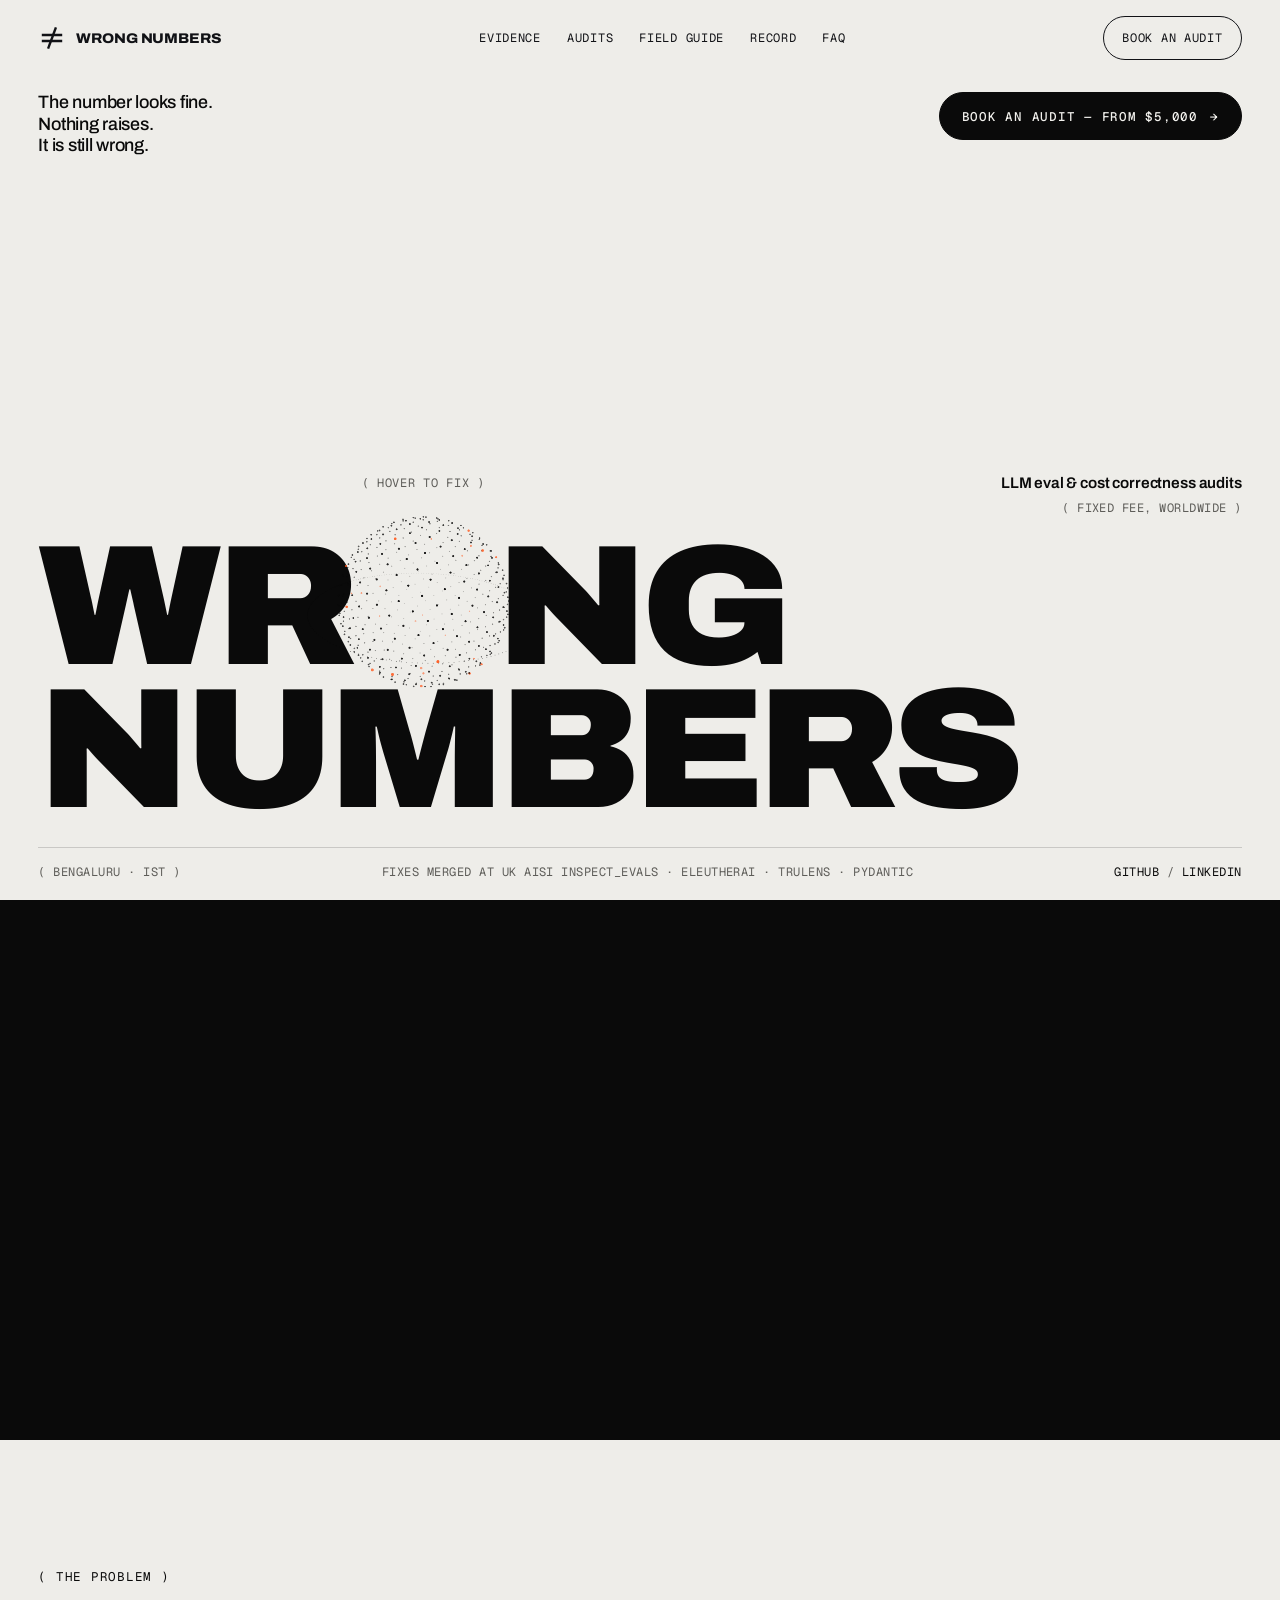
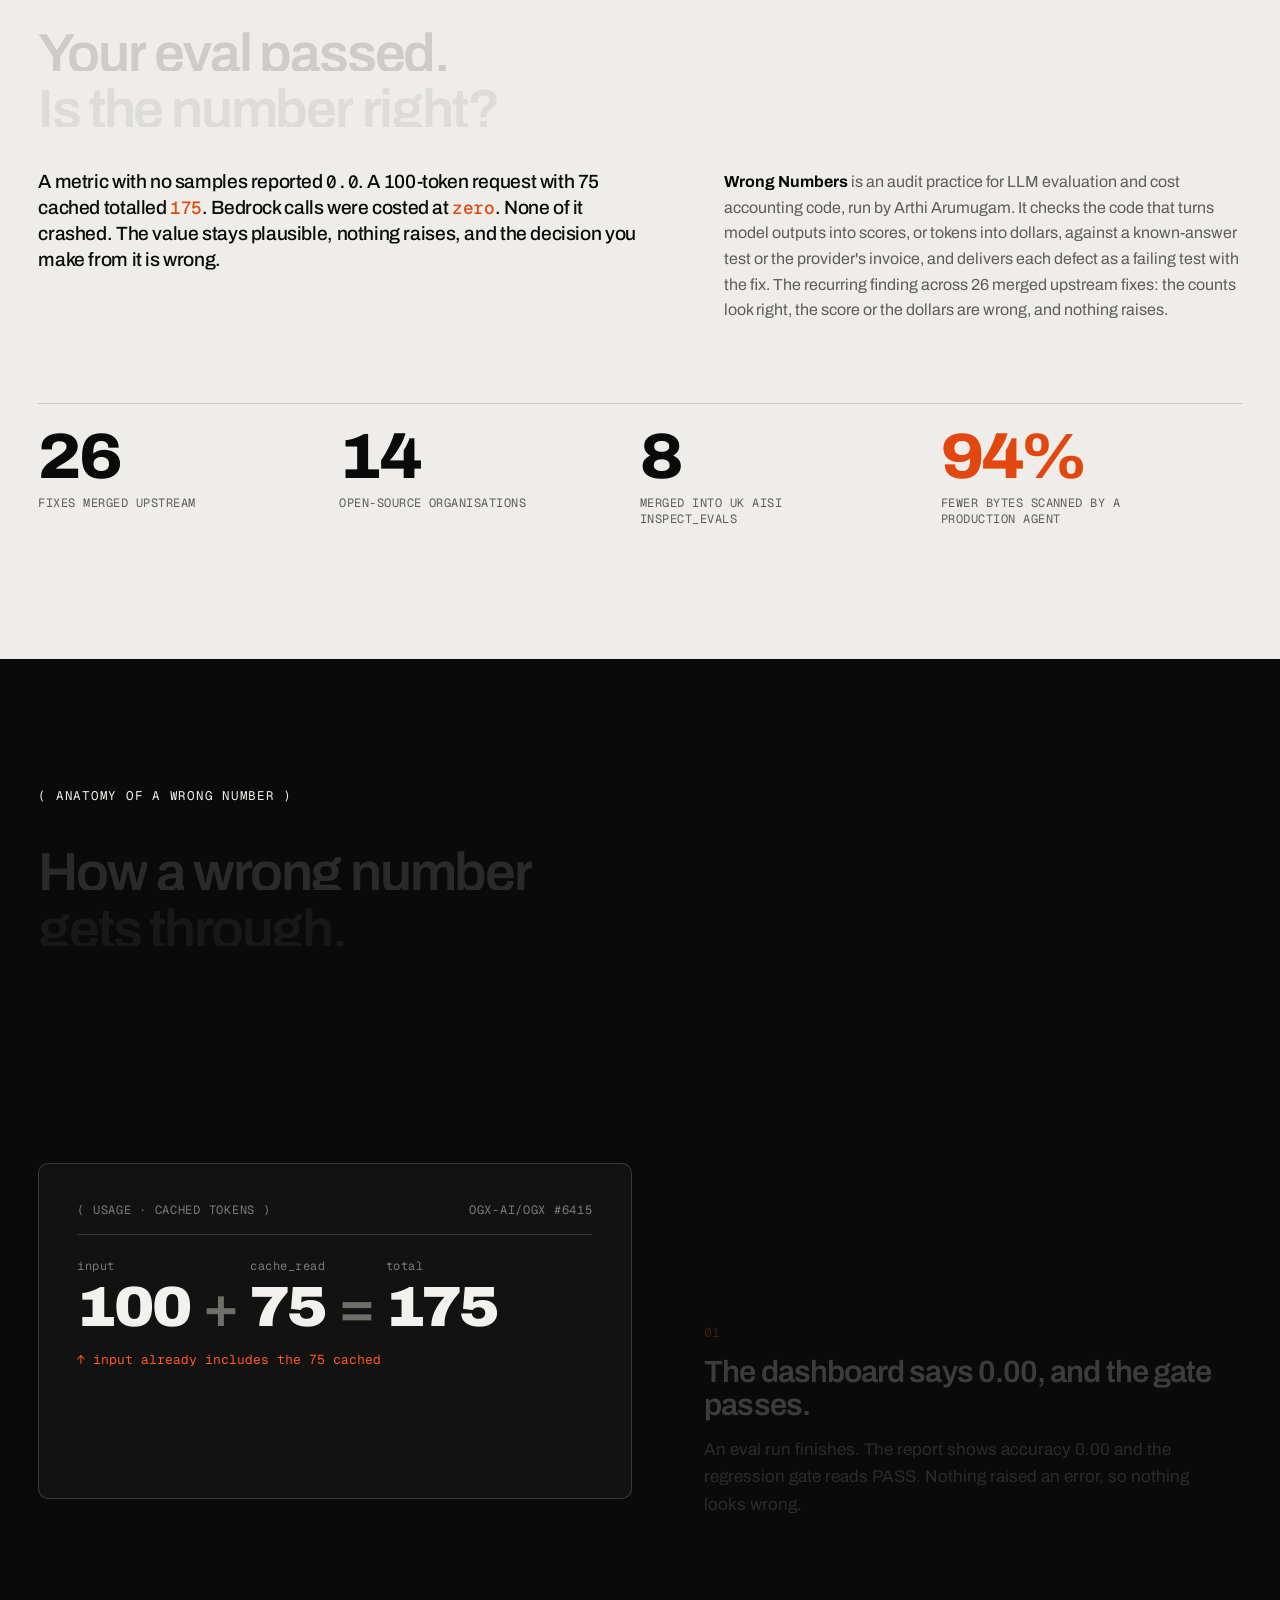
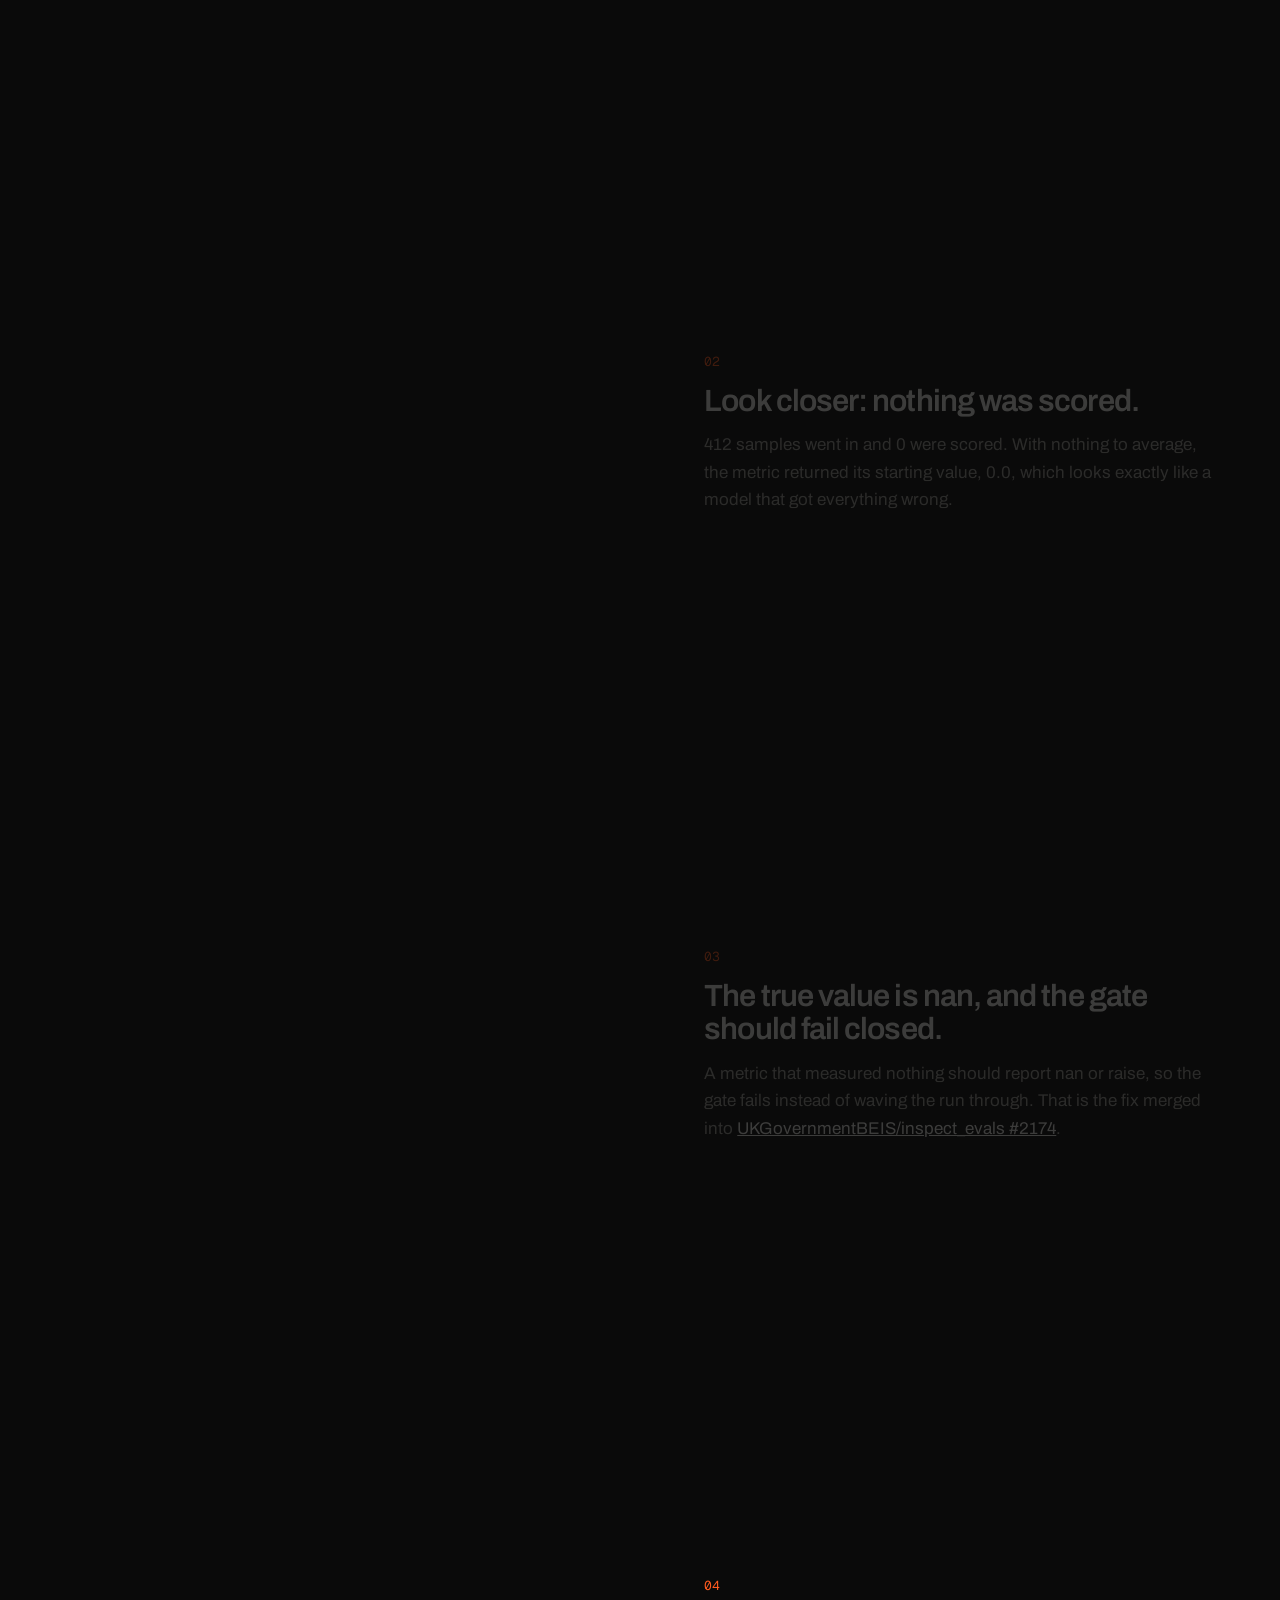
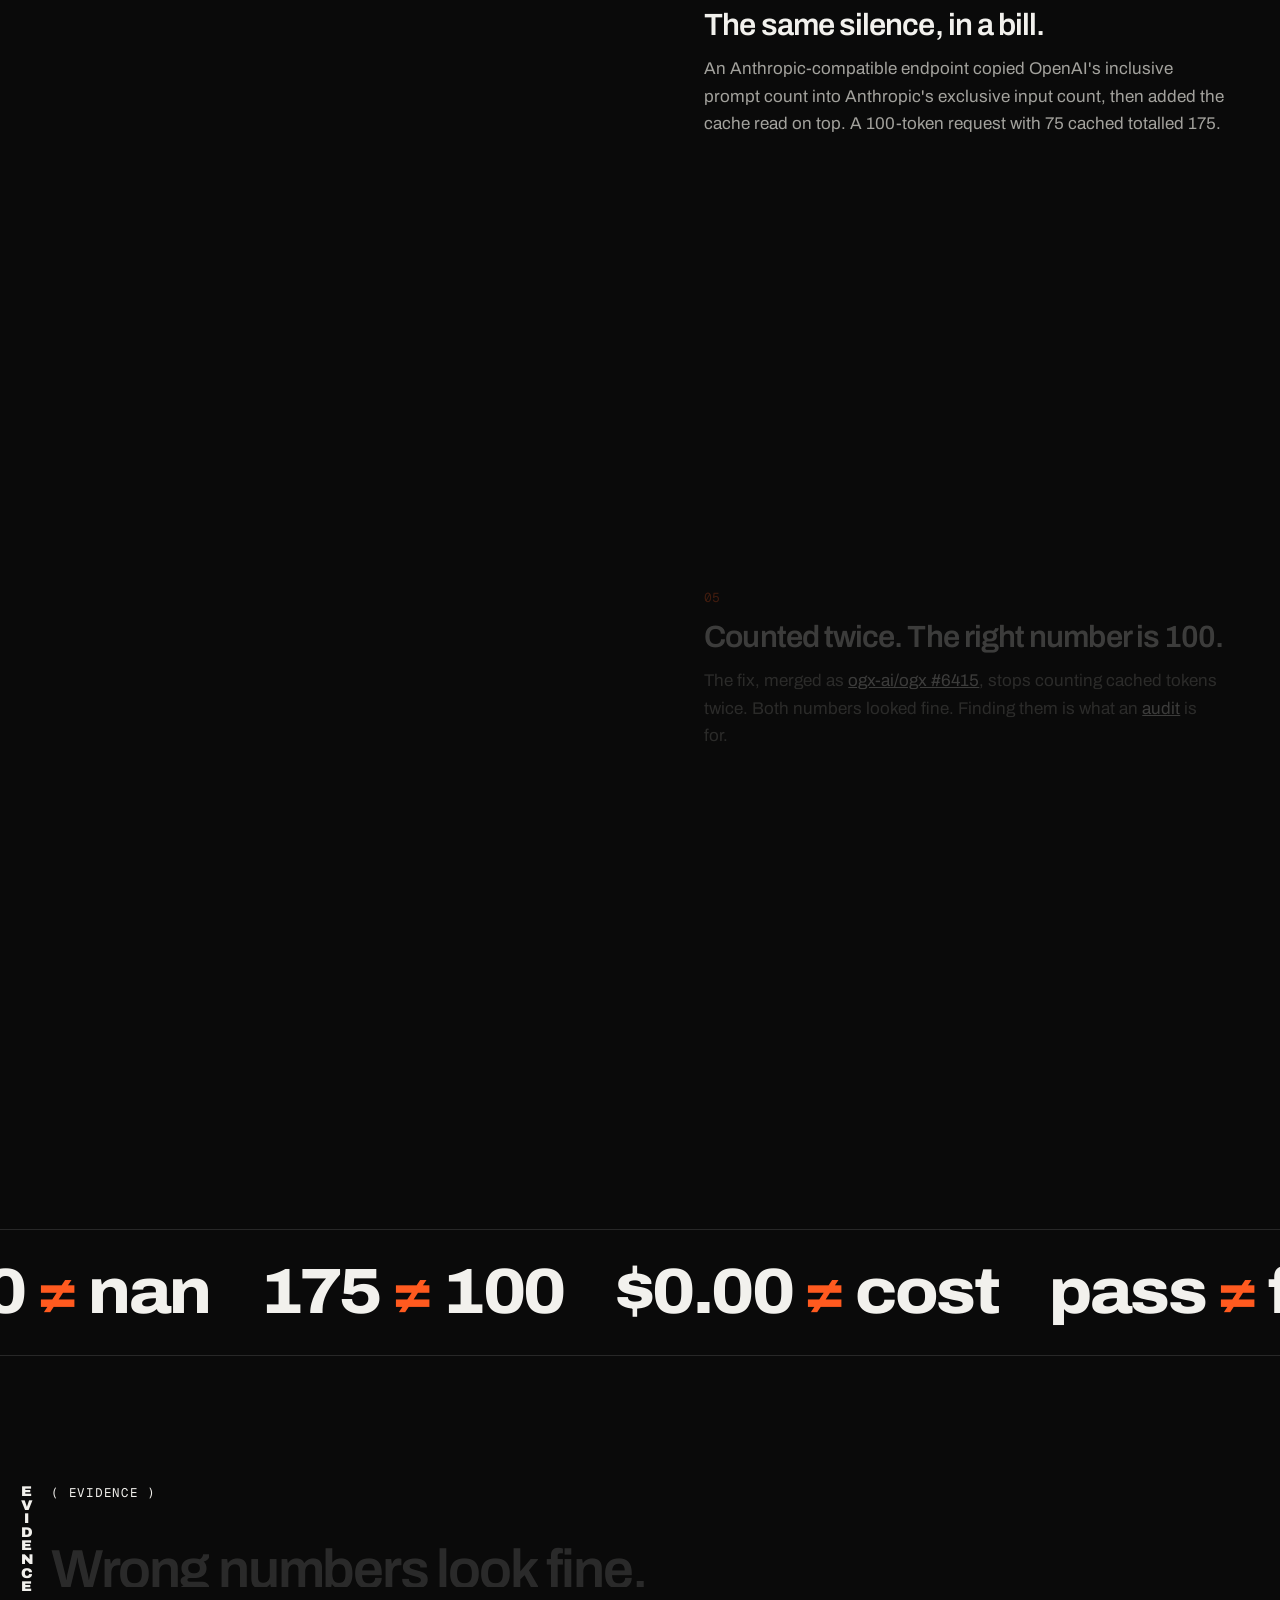
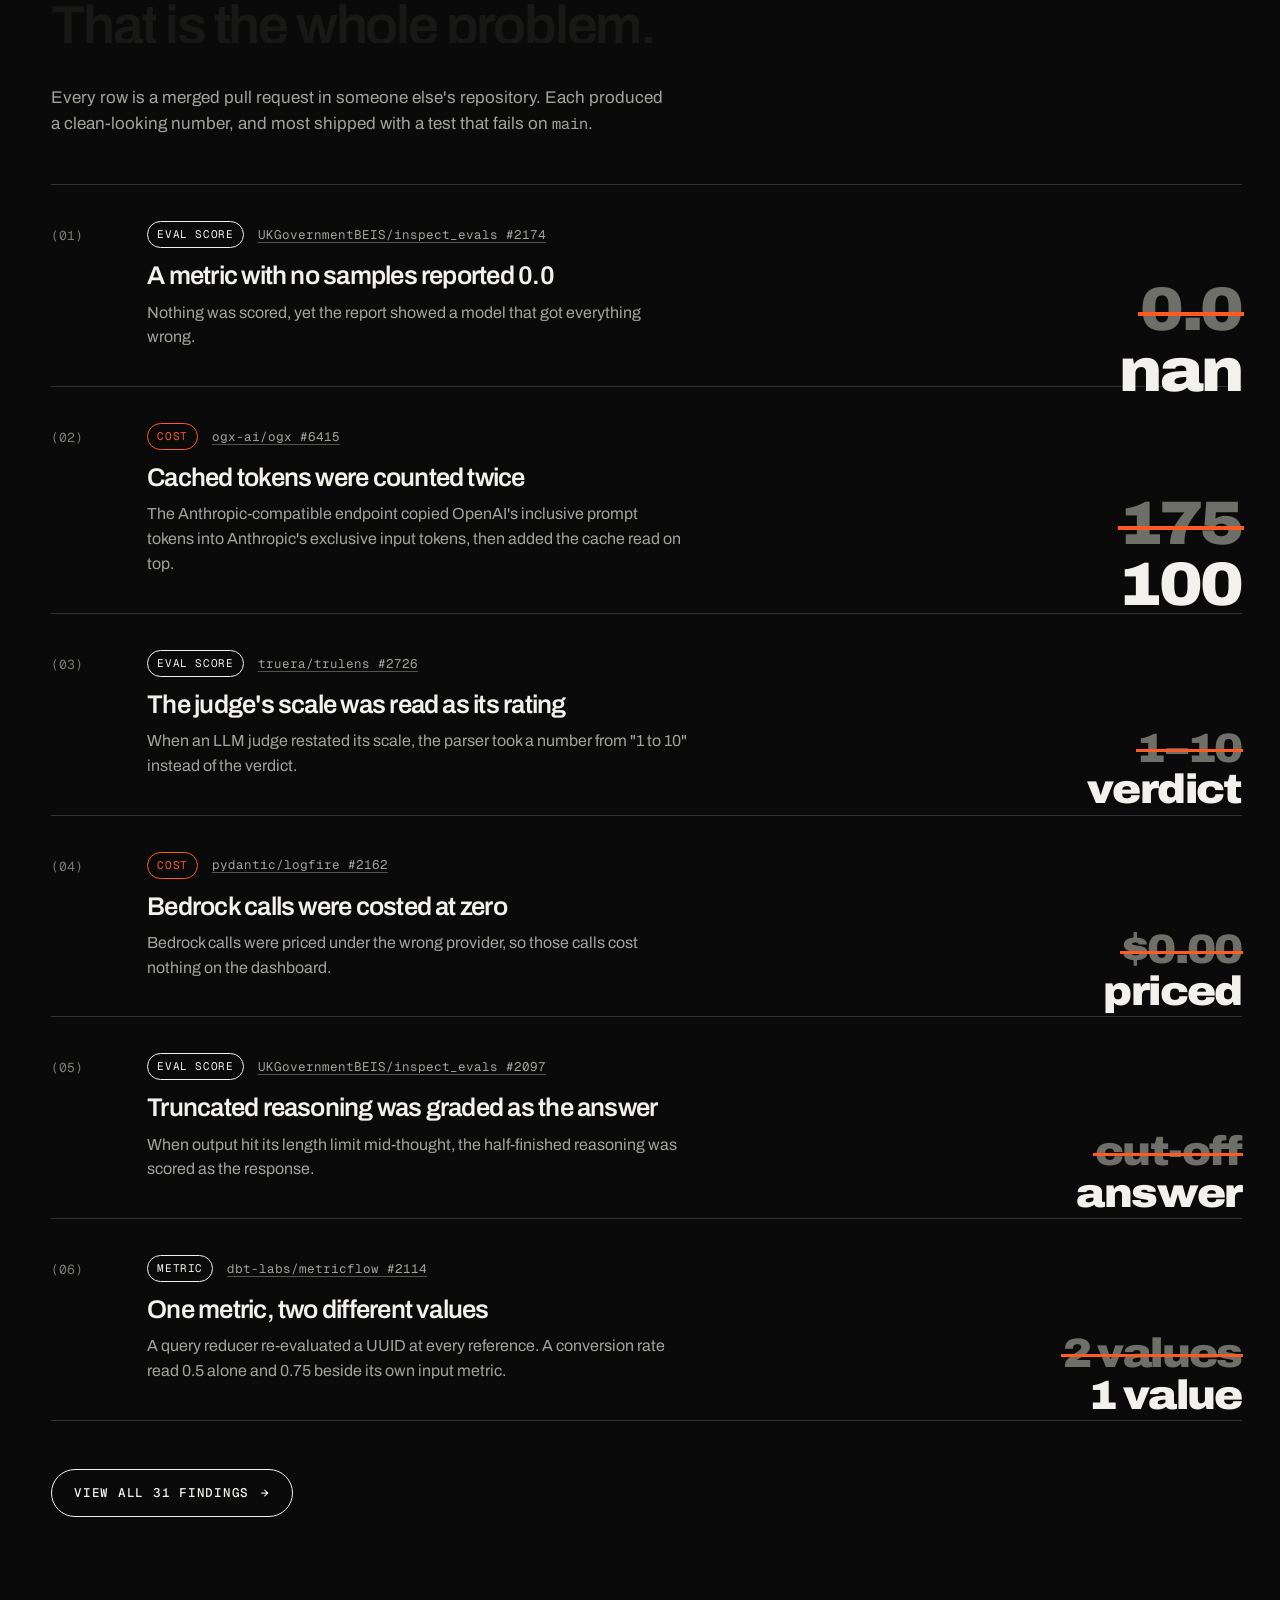
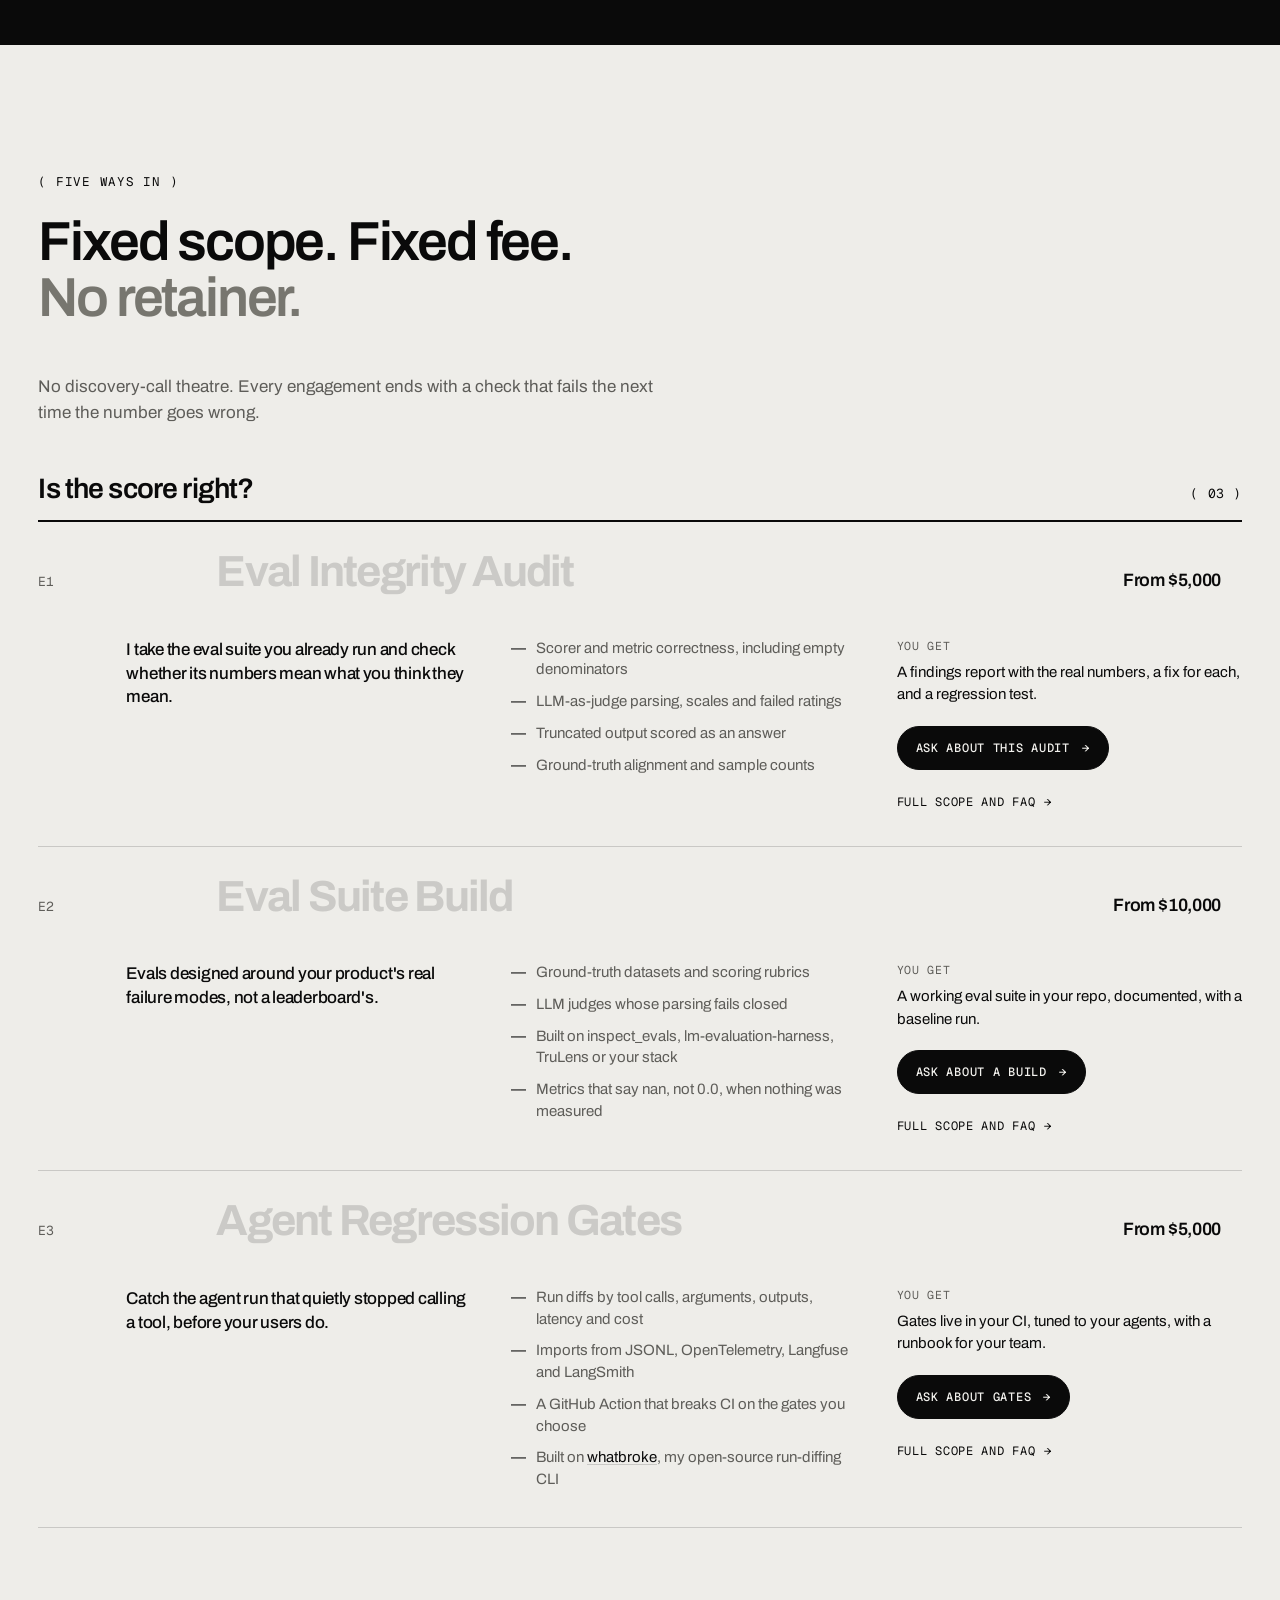
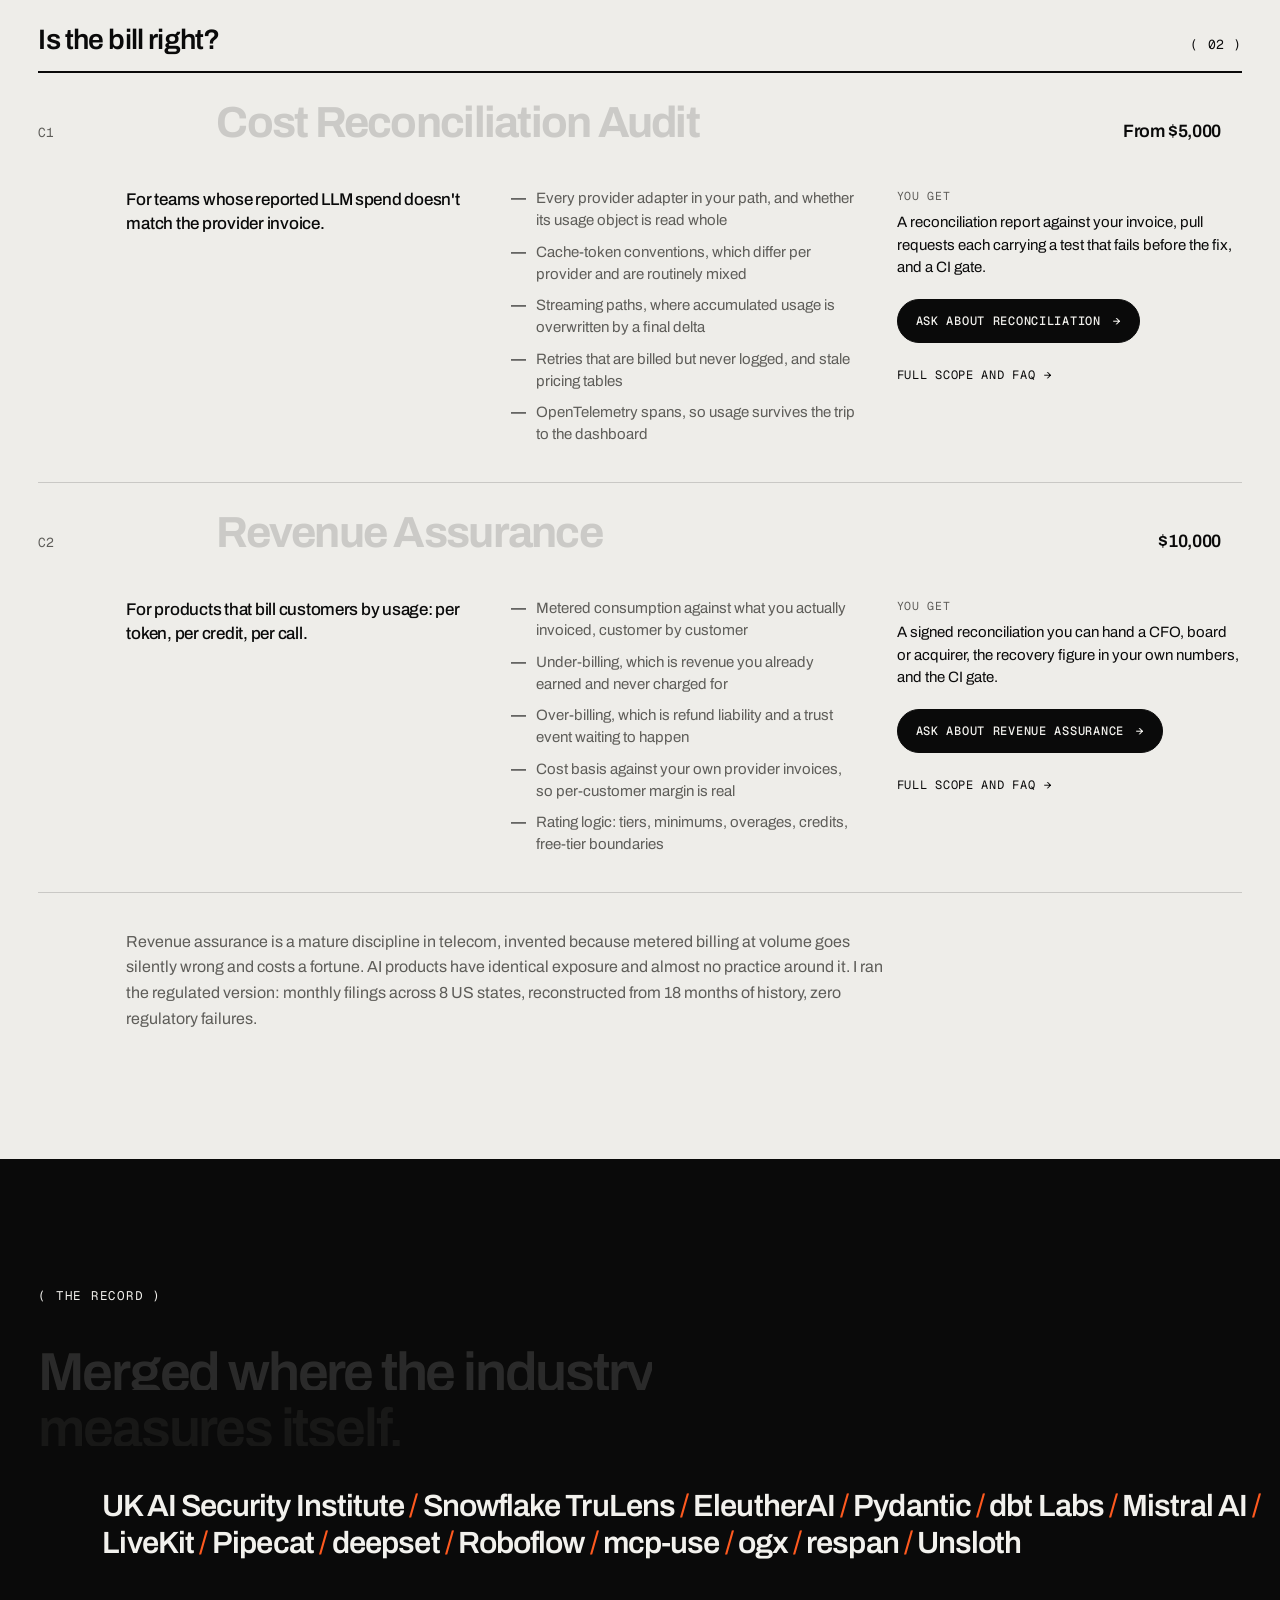
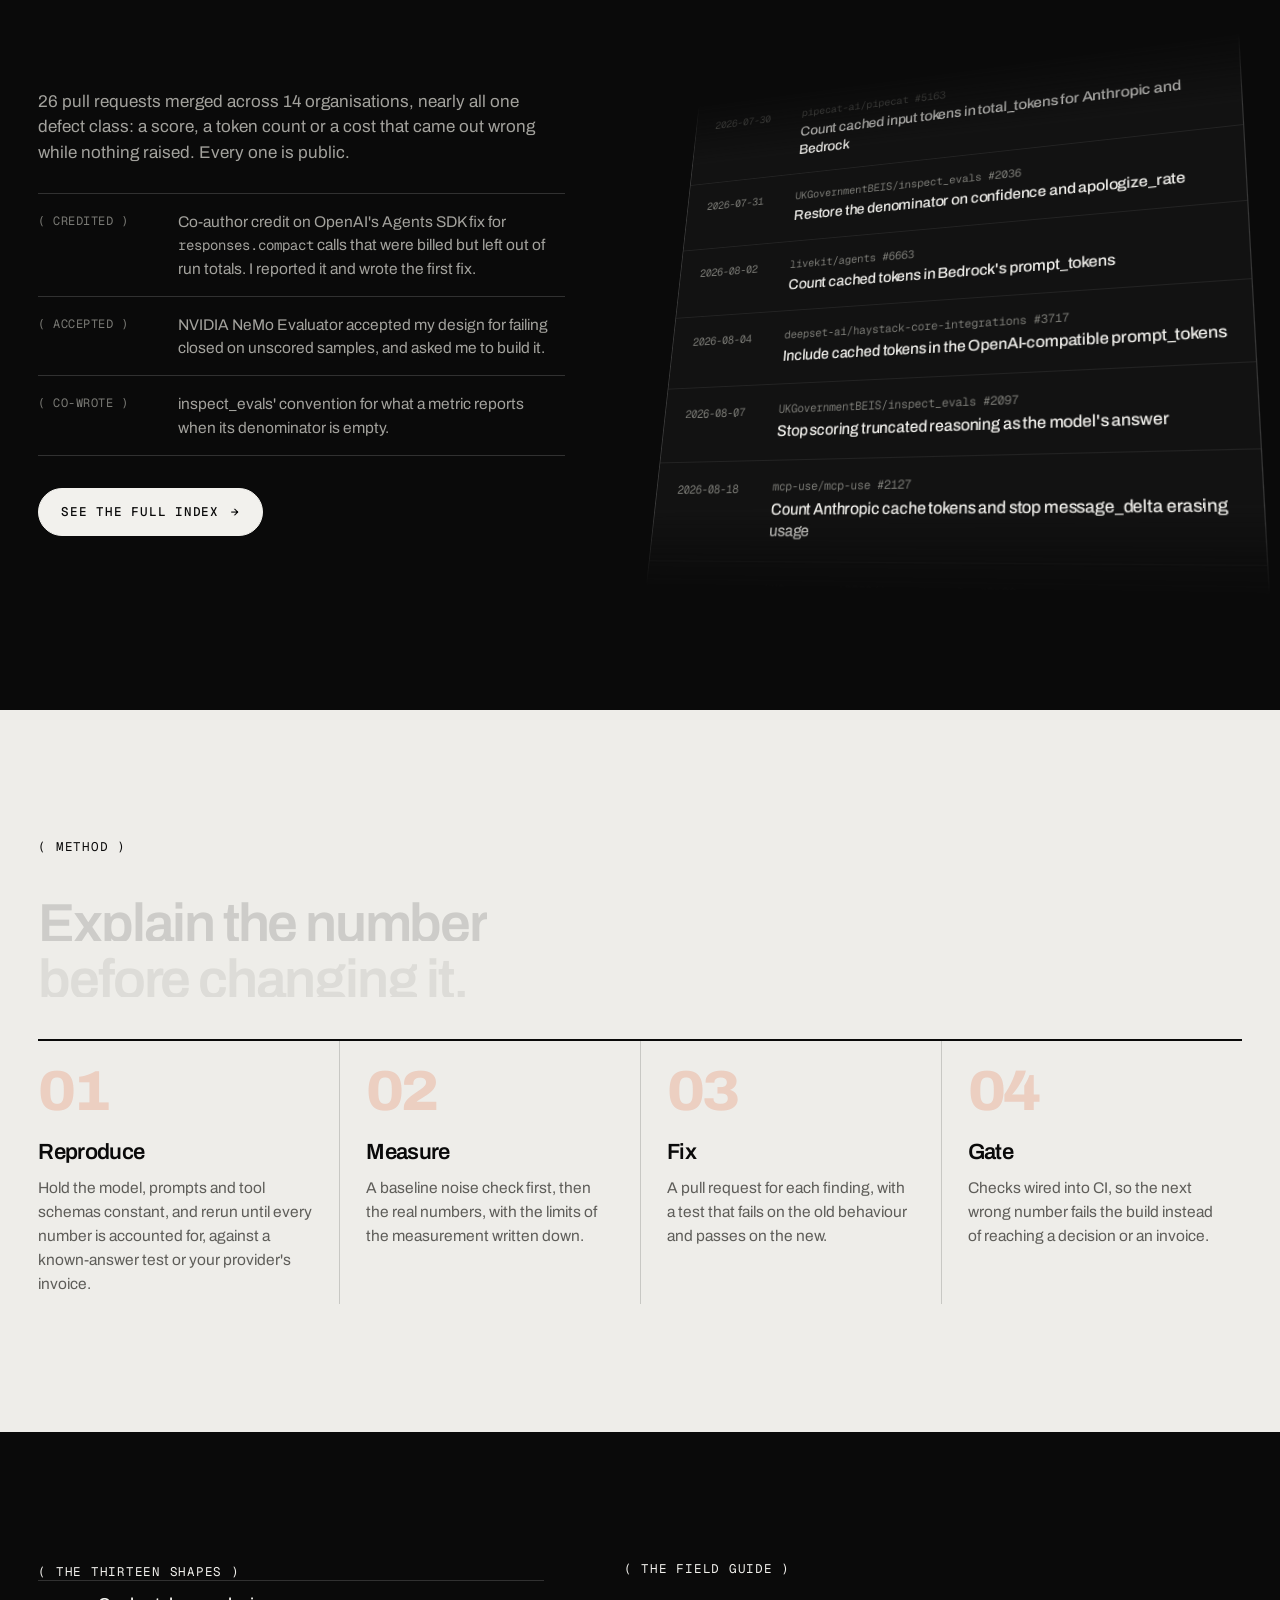
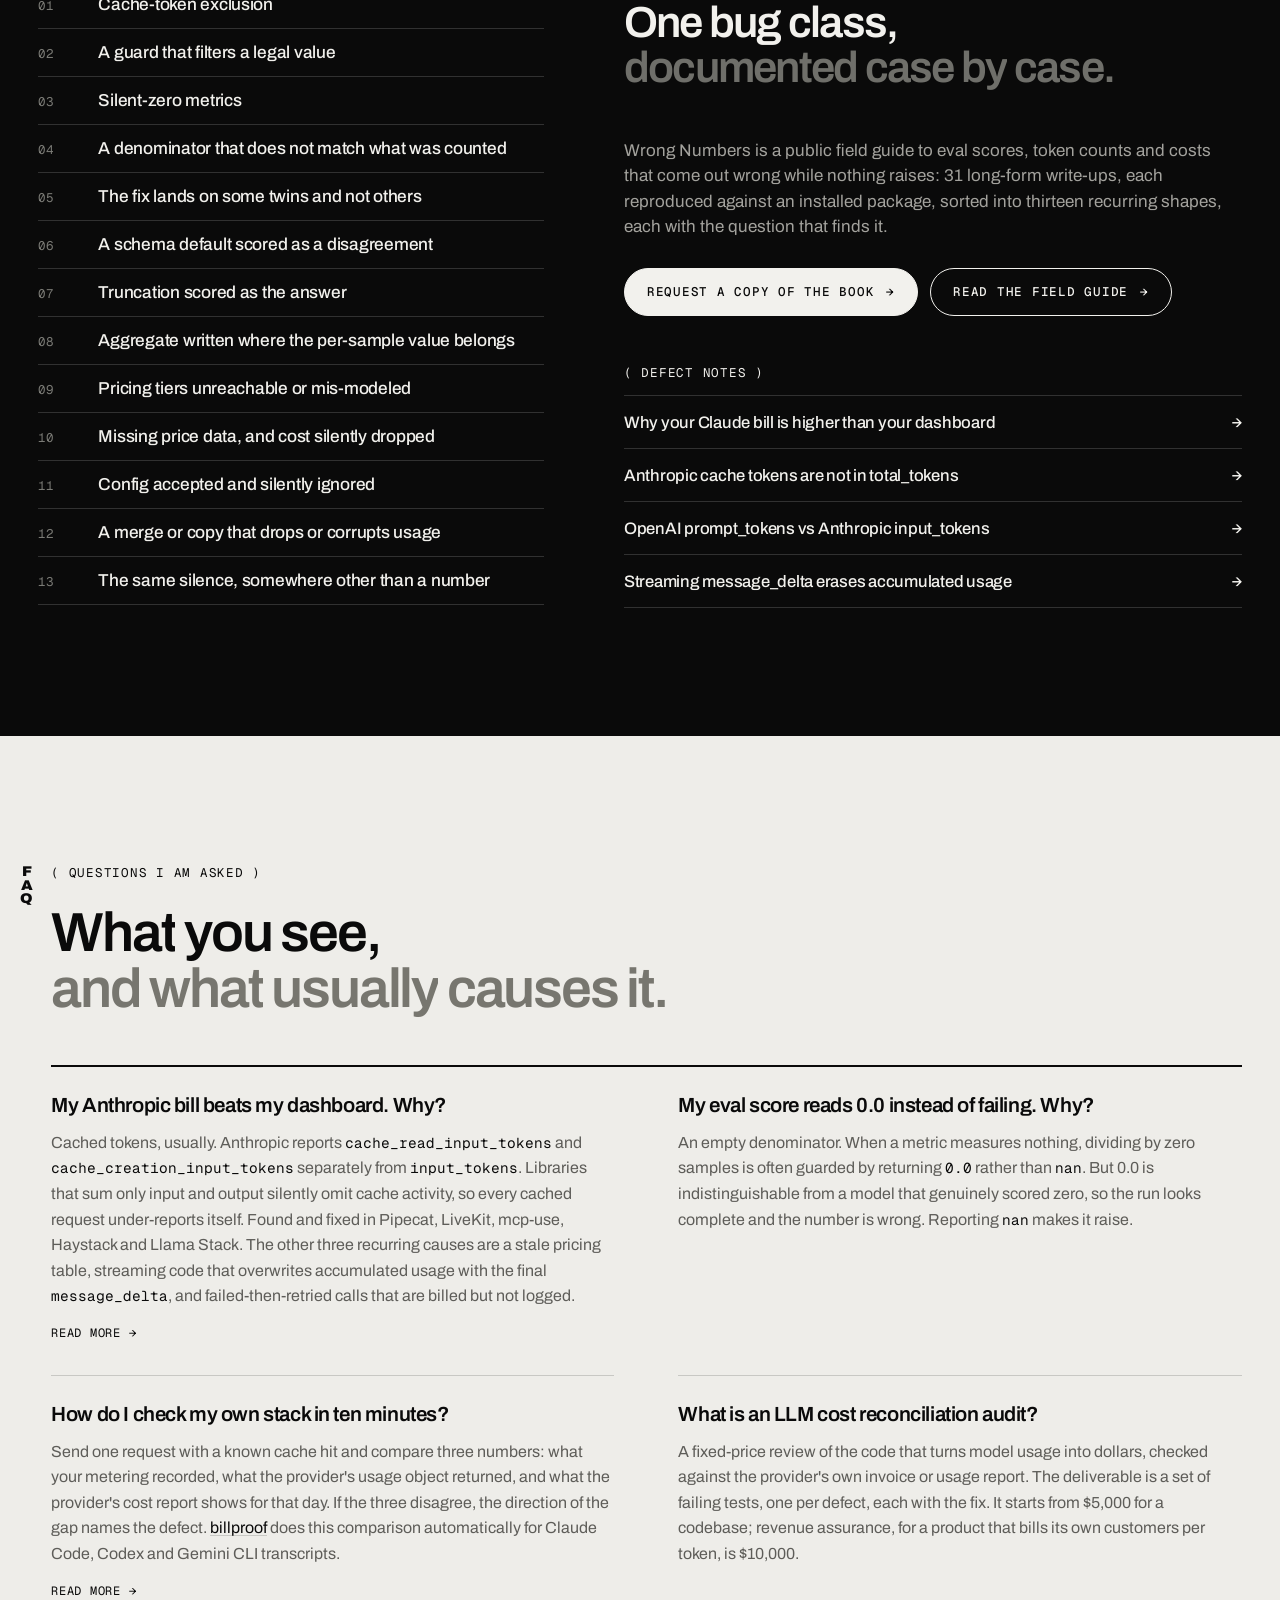
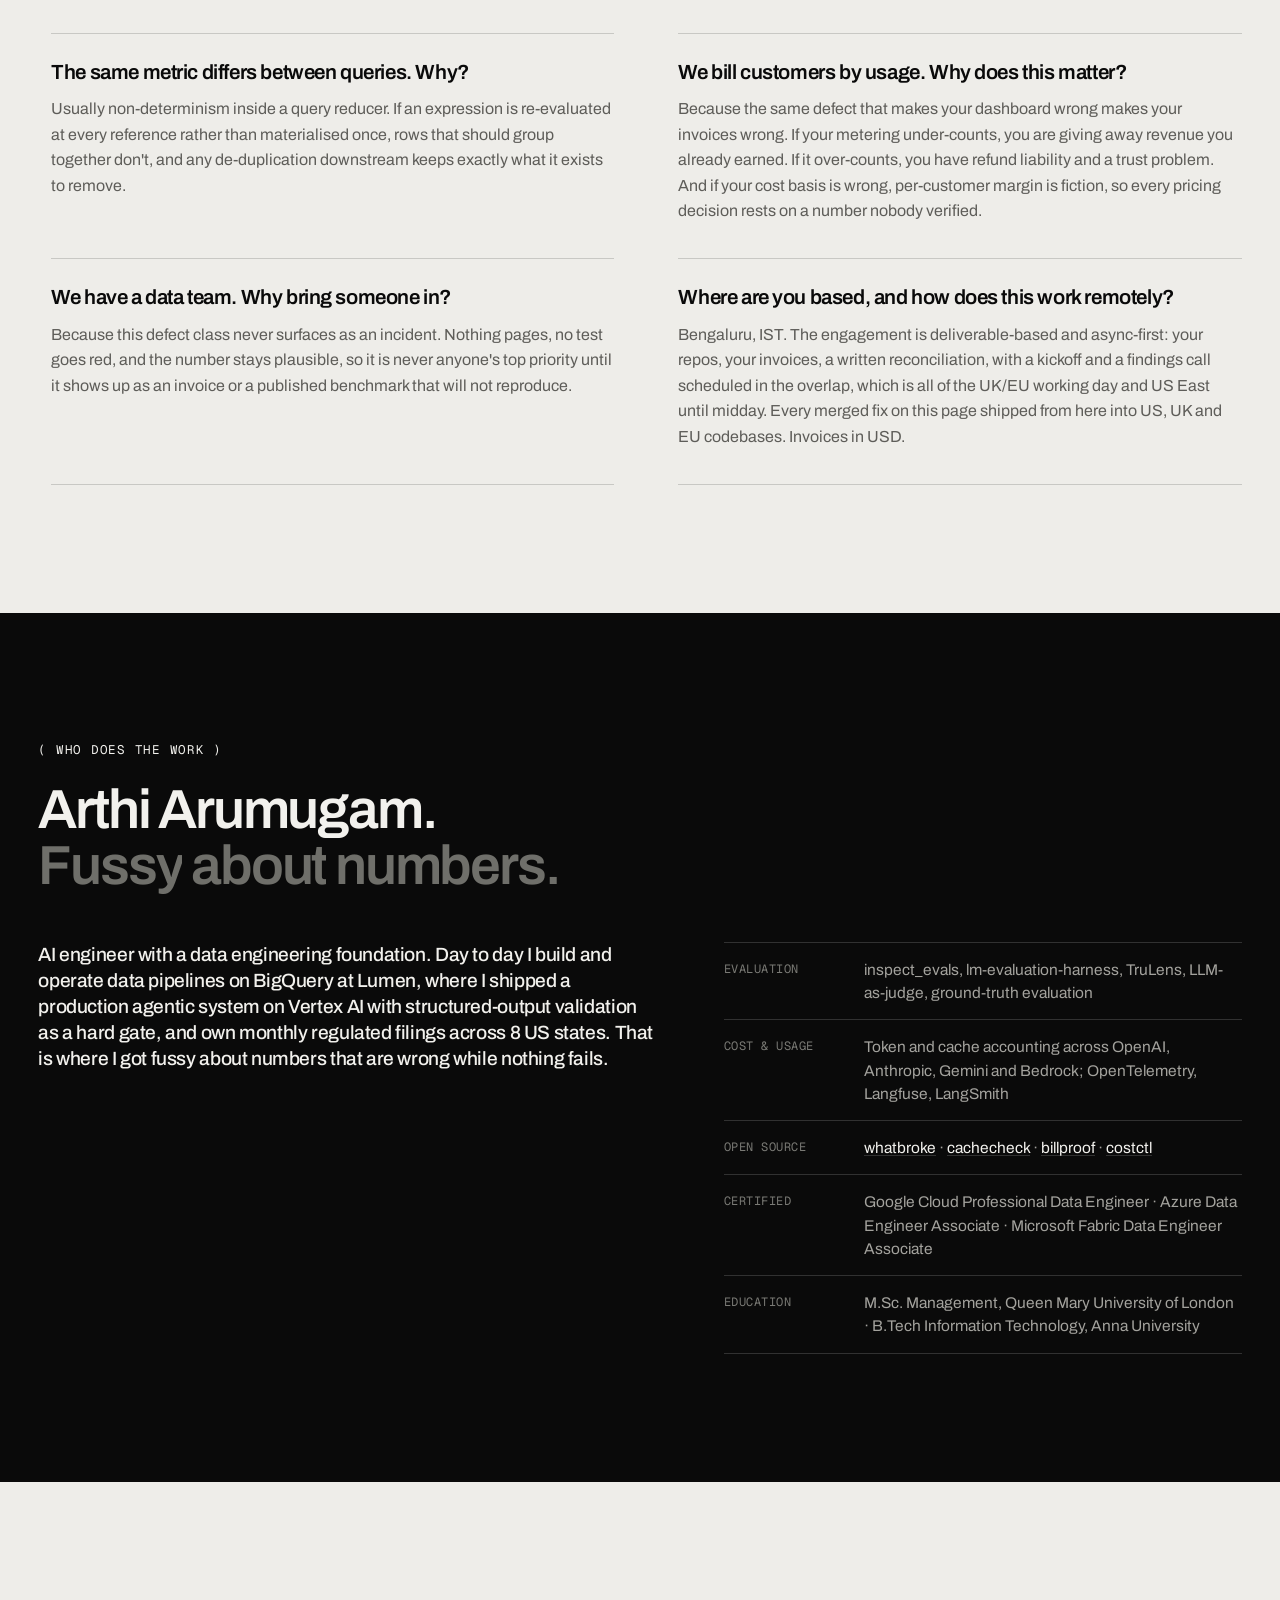
<file: index.html>
<!doctype html>
<html lang="en">
<head>
<meta charset="utf-8">
<meta name="viewport" content="width=device-width, initial-scale=1">

<title>LLM Cost &amp; Eval Correctness Audits — Wrong Numbers</title>
<meta name="description" content="Fixed-fee audits of LLM eval scores, token accounting and usage billing. The number looks fine, nothing raises, and it is wrong. 26 merged upstream fixes across 14 organisations.">
<meta name="robots" content="index, follow, max-image-preview:large">
<link rel="canonical" href="https://wrong-numbers.dev/">
<meta name="theme-color" content="#0A0A0A">
<link rel="icon" href="/favicon.svg" type="image/svg+xml">

<meta property="og:type" content="website">
<meta property="og:url" content="https://wrong-numbers.dev/">
<meta property="og:title" content="LLM Cost &amp; Eval Correctness Audits — Wrong Numbers">
<meta property="og:description" content="The failure that never crashes: an eval score or a cost figure comes out wrong, the value stays plausible, and nothing raises. I find those. 26 merged fixes across 14 organisations.">
<meta property="og:site_name" content="Wrong Numbers">
<meta property="og:image" content="https://wrong-numbers.dev/og.png">
<meta property="og:image:width" content="1200">
<meta property="og:image:height" content="630">
<meta property="og:image:alt" content="Wrong Numbers: LLM eval and cost correctness audits. 0.0 is not nan.">
<meta name="twitter:card" content="summary_large_image">
<meta name="twitter:title" content="LLM Cost &amp; Eval Correctness Audits — Wrong Numbers">
<meta name="twitter:description" content="Your eval passed. Your bill reconciled. Is the number right?">
<meta name="twitter:image" content="https://wrong-numbers.dev/og.png">

<link rel="preconnect" href="https://fonts.googleapis.com">
<link rel="preconnect" href="https://fonts.gstatic.com" crossorigin>
<link rel="stylesheet" href="https://fonts.googleapis.com/css2?family=Archivo:wdth,wght@100..108,400..900&amp;family=Geist+Mono:wght@400;500&amp;display=swap">
<link rel="alternate" type="application/rss+xml" title="Wrong Numbers" href="/feed.xml">
<link rel="stylesheet" href="/home.css">

<script type="application/ld+json">
{
  "@context": "https://schema.org",
  "@graph": [
    {
      "@type": "WebSite",
      "@id": "https://wrong-numbers.dev/#website",
      "url": "https://wrong-numbers.dev/",
      "name": "Wrong Numbers",
      "description": "LLM eval and cost correctness audits by Arthi Arumugam.",
      "publisher": { "@id": "https://wrong-numbers.dev/#person" },
      "inLanguage": "en"
    },
    {
      "@type": "Person",
      "@id": "https://wrong-numbers.dev/#person",
      "name": "Arthi Arumugam",
      "jobTitle": "AI and Data Engineer",
      "email": "mailto:arthi1805@gmail.com",
      "url": "https://wrong-numbers.dev/",
      "sameAs": ["https://github.com/arthi-arumugam-git", "https://www.linkedin.com/in/arthi-arumugam-ai-engineer"],
      "address": { "@type": "PostalAddress", "addressLocality": "Bengaluru", "addressCountry": "IN" },
      "knowsAbout": [
        "LLM evaluation correctness", "Token accounting", "LLM cost attribution",
        "OpenTelemetry semantic conventions", "Benchmark scorer correctness", "FinOps for AI",
        "LLM-as-judge", "Agent regression testing", "Revenue assurance for usage-based billing"
      ]
    },
    {
      "@type": "Service",
      "@id": "https://wrong-numbers.dev/#service",
      "name": "Wrong Numbers — LLM Cost and Eval Correctness Audits",
      "provider": { "@id": "https://wrong-numbers.dev/#person" },
      "areaServed": "Worldwide",
      "serviceType": "LLM evaluation, usage, cost attribution and billing correctness auditing",
      "description": "Fixed-scope, fixed-fee audits and builds for LLM evaluation harnesses, token and cost accounting, and usage-based billing. Every defect is delivered as a pull request carrying a test that fails before the fix.",
      "hasOfferCatalog": {
        "@type": "OfferCatalog",
        "name": "Audits",
        "itemListElement": [
          { "@type": "Offer", "price": "5000", "priceCurrency": "USD",
            "name": "Eval integrity audit",
            "url": "https://wrong-numbers.dev/audits/eval-integrity-audit/",
            "description": "Checks whether an existing eval suite's numbers mean what the team thinks: scorer and metric correctness including empty denominators, LLM-as-judge parsing and scales, token and cost accounting, ground-truth alignment and sample counts. Findings report with the real numbers, a fix for each, and a regression test." },
          { "@type": "Offer", "price": "10000", "priceCurrency": "USD",
            "name": "Eval suite build",
            "url": "https://wrong-numbers.dev/audits/eval-suite-build/",
            "description": "An eval suite designed around a product's real failure modes: ground-truth datasets and rubrics, LLM judges whose parsing fails closed, metrics that report nan rather than 0.0 when nothing was measured, built on inspect_evals, lm-evaluation-harness, TruLens or the client's stack." },
          { "@type": "Offer", "price": "5000", "priceCurrency": "USD",
            "name": "Agent regression gates",
            "url": "https://wrong-numbers.dev/audits/agent-regression-gates/",
            "description": "CI gates that diff agent runs by tool calls, arguments, outputs, latency and cost, importing from JSONL, OpenTelemetry, Langfuse and LangSmith, and fail the build when a run quietly loses behaviour." },
          { "@type": "Offer", "price": "5000", "priceCurrency": "USD",
            "name": "Cost reconciliation audit",
            "url": "https://wrong-numbers.dev/audits/llm-cost-reconciliation/",
            "description": "Fixed-scope audit of the code that turns LLM usage into dollars, checked against the provider's own invoice: provider adapters, cache-token conventions, streaming usage, retries and OpenTelemetry spans. Reconciliation report, pull requests each carrying a test that fails before the fix, and a CI gate." },
          { "@type": "Offer", "price": "10000", "priceCurrency": "USD",
            "name": "Revenue assurance",
            "url": "https://wrong-numbers.dev/audits/revenue-assurance/",
            "description": "Reconciliation of metered consumption against customer invoices for usage-based AI products. Identifies under-billing and over-billing, verifies cost basis against provider invoices, and produces a signed reconciliation." }
        ]
      }
    }
  ]
}
</script>
<!-- GEO-JSONLD -->
<script type="application/ld+json">{"@context": "https://schema.org", "@type": "FAQPage", "mainEntity": [{"@type": "Question", "name": "My Anthropic bill beats my dashboard. Why?", "acceptedAnswer": {"@type": "Answer", "text": "Cached tokens, usually. Anthropic reports cache_read_input_tokens and cache_creation_input_tokens separately from input_tokens. Libraries that sum only input and output silently omit cache activity, so every cached request under-reports itself. Found and fixed in Pipecat, LiveKit, mcp-use, Haystack and Llama Stack. The other three recurring causes are a stale pricing table, streaming code that overwrites accumulated usage with the final message_delta, and failed-then-retried calls that are billed but not logged."}}, {"@type": "Question", "name": "My eval score reads 0.0 instead of failing. Why?", "acceptedAnswer": {"@type": "Answer", "text": "An empty denominator. When a metric measures nothing, dividing by zero samples is often guarded by returning 0.0 rather than nan. But 0.0 is indistinguishable from a model that genuinely scored zero, so the run looks complete and the number is wrong. Reporting nan makes it raise."}}, {"@type": "Question", "name": "How do I check my own stack in ten minutes?", "acceptedAnswer": {"@type": "Answer", "text": "Send one request with a known cache hit and compare three numbers: what your metering recorded, what the provider's usage object returned, and what the provider's cost report shows for that day. If the three disagree, the direction of the gap names the defect. billproof does this comparison automatically for Claude Code, Codex and Gemini CLI transcripts."}}, {"@type": "Question", "name": "What is an LLM cost reconciliation audit?", "acceptedAnswer": {"@type": "Answer", "text": "A fixed-price review of the code that turns model usage into dollars, checked against the provider's own invoice or usage report. The deliverable is a set of failing tests, one per defect, each with the fix. It starts from $5,000 for a codebase; revenue assurance, for a product that bills its own customers per token, is $10,000."}}, {"@type": "Question", "name": "The same metric differs between queries. Why?", "acceptedAnswer": {"@type": "Answer", "text": "Usually non-determinism inside a query reducer. If an expression is re-evaluated at every reference rather than materialised once, rows that should group together don't, and any de-duplication downstream keeps exactly what it exists to remove."}}, {"@type": "Question", "name": "We bill customers by usage. Why does this matter?", "acceptedAnswer": {"@type": "Answer", "text": "Because the same defect that makes your dashboard wrong makes your invoices wrong. If your metering under-counts, you are giving away revenue you already earned. If it over-counts, you have refund liability and a trust problem. And if your cost basis is wrong, per-customer margin is fiction, so every pricing decision rests on a number nobody verified."}}, {"@type": "Question", "name": "We have a data team. Why bring someone in?", "acceptedAnswer": {"@type": "Answer", "text": "Because this defect class never surfaces as an incident. Nothing pages, no test goes red, and the number stays plausible, so it is never anyone's top priority until it shows up as an invoice or a published benchmark that will not reproduce."}}, {"@type": "Question", "name": "Where are you based, and how does this work remotely?", "acceptedAnswer": {"@type": "Answer", "text": "Bengaluru, IST. The engagement is deliverable-based and async-first: your repos, your invoices, a written reconciliation, with a kickoff and a findings call scheduled in the overlap, which is all of the UK/EU working day and US East until midday. Every merged fix on this page shipped from here into US, UK and EU codebases. Invoices in USD."}}]}</script>
<!-- /GEO-JSONLD -->
</head>

<body>
<a class="skip" href="#main">Skip to content</a>
<div class="progress" aria-hidden="true"><span></span></div>

<header class="bar">
  <a class="bar-mark" href="/" aria-label="Wrong Numbers, home">
    <svg width="28" height="28" viewBox="0 0 28 28" fill="none" aria-hidden="true"><path d="M5 11h18M5 17h18" stroke="currentColor" stroke-width="2.4" stroke-linecap="square"/><path d="M17.5 4.5l-7 19" stroke="currentColor" stroke-width="2.4" stroke-linecap="square"/></svg>
    <span>Wrong Numbers</span>
  </a>
  <nav class="bar-nav" aria-label="Primary">
    <a href="/#ledger">Evidence</a>
    <a href="/audits/">Audits</a>
    <a href="/field-guide/">Field guide</a>
    <a href="/#proof">Record</a>
    <a href="/#faq">FAQ</a>
  </nav>
  <a class="bar-cta" href="mailto:arthi1805@gmail.com?subject=Audit%20enquiry">Book an audit</a>
</header>

<main id="main">

  <!-- ============ HERO ============ -->
  <div class="hero-pin">
  <section class="hero paper" id="top">
    <div class="hero-top">
      <p class="hero-note" data-reveal>The number looks fine.<br>Nothing raises.<br>It is still wrong.</p>
      <a class="pill pill-ink" href="mailto:arthi1805@gmail.com?subject=Audit%20enquiry" data-reveal>Book an audit — from $5,000<span aria-hidden="true">→</span></a>
    </div>

    <h1 class="wm">
      <span class="wm-a"><span class="wm-l">Wr</span><span class="wm-o">o<canvas id="sphere" aria-hidden="true"></canvas></span><span class="wm-r">ng</span></span>
      <span class="wm-b">Numbers</span>
      <span class="wm-sub">LLM eval &amp; cost correctness audits <span>( fixed fee, worldwide )</span></span>
    </h1>

    <div class="hero-foot">
      <span>( Bengaluru · IST )</span>
      <span class="hero-foot-mid">Fixes merged at UK AISI inspect_evals · EleutherAI · TruLens · Pydantic</span>
      <span><a href="https://github.com/arthi-arumugam-git">GitHub</a> / <a href="https://www.linkedin.com/in/arthi-arumugam-ai-engineer">LinkedIn</a></span>
    </div>
  </section>
  </div>

  <!-- ============ PROBLEM ============ -->
  <section class="sec paper" id="what">
    <div class="sec-in">
      <p class="label" data-reveal>( The problem )</p>
      <h2 class="statement scrub" data-reveal>Your eval passed.<br><span class="soft">Is the number right?</span></h2>
      <div class="split" data-reveal>
        <p class="lede">A metric with no samples reported <span class="mono">0.0</span>. A 100-token request with 75 cached totalled <span class="mono hot">175</span>. Bedrock calls were costed at <span class="mono hot">zero</span>. None of it crashed. The value stays plausible, nothing raises, and the decision you make from it is wrong.</p>
        <p class="define"><strong>Wrong Numbers</strong> is an audit practice for LLM evaluation and cost accounting code, run by Arthi Arumugam. It checks the code that turns model outputs into scores, or tokens into dollars, against a known-answer test or the provider's invoice, and delivers each defect as a failing test with the fix. The recurring finding across 26 merged upstream fixes: the counts look right, the score or the dollars are wrong, and nothing raises.</p>
      </div>
      <dl class="stats">
        <div data-reveal><dt>fixes merged upstream</dt><dd data-count="26">26</dd></div>
        <div data-reveal><dt>open-source organisations</dt><dd data-count="14">14</dd></div>
        <div data-reveal><dt>merged into UK AISI inspect_evals</dt><dd data-count="8">8</dd></div>
        <div data-reveal><dt>fewer bytes scanned by a production agent</dt><dd class="hot" data-count="94" data-suffix="%">94%</dd></div>
      </dl>
    </div>
  </section>

  <!-- ============ ANATOMY: a scroll story in plain HTML ============ -->
  <section class="sec ink story-sec" id="anatomy" aria-labelledby="anatomy-title">
    <div class="sec-in">
      <p class="label" data-reveal>( Anatomy of a wrong number )</p>
      <h2 class="statement scrub" id="anatomy-title" data-reveal>How a wrong number<br><span class="soft">gets through.</span></h2>
    </div>
    <div class="sec-in story">
      <div class="story-stage" aria-hidden="true">
        <div class="panel panel-eval">
          <div class="panel-head"><span>( eval · example run )</span><span>gate: regression</span></div>
          <div class="metric">
            <span class="metric-label">accuracy</span>
            <div class="metric-vals"><span class="v-was">0.00</span><span class="v-is">nan</span></div>
          </div>
          <div class="rows"><span><span class="k">samples</span>412</span><span><span class="k">scored</span><span class="hot">0</span></span></div>
          <div class="gate"><span>gate</span><span class="badges"><span class="badge b-pass">PASS</span><span class="badge b-fail">FAIL CLOSED</span></span></div>
          <span class="scanline"></span>
        </div>
        <div class="panel panel-cost">
          <div class="panel-head"><span>( usage · cached tokens )</span><span>ogx-ai/ogx #6415</span></div>
          <div class="sum">
            <span class="t"><small>input</small>100</span>
            <span class="op op-plus">+</span>
            <span class="t t-cache"><small>cache_read</small>75</span>
            <span class="op">=</span>
            <span class="t t-total"><small>total</small>175</span>
          </div>
          <p class="story-note">↑ input already includes the 75 cached</p>
          <div class="fixed"><span class="fixed-n">100</span><span class="fixed-t">Counted once.</span></div>
        </div>
      </div>
      <ol class="story-steps">
        <li data-step="1"><span class="step-k">01</span><h3>The dashboard says 0.00, and the gate passes.</h3><p>An eval run finishes. The report shows accuracy 0.00 and the regression gate reads PASS. Nothing raised an error, so nothing looks wrong.</p></li>
        <li data-step="2"><span class="step-k">02</span><h3>Look closer: nothing was scored.</h3><p>412 samples went in and 0 were scored. With nothing to average, the metric returned its starting value, 0.0, which looks exactly like a model that got everything wrong.</p></li>
        <li data-step="3"><span class="step-k">03</span><h3>The true value is nan, and the gate should fail closed.</h3><p>A metric that measured nothing should report nan or raise, so the gate fails instead of waving the run through. That is the fix merged into <a href="https://github.com/UKGovernmentBEIS/inspect_evals/pull/2174">UKGovernmentBEIS/inspect_evals #2174</a>.</p></li>
        <li data-step="4"><span class="step-k">04</span><h3>The same silence, in a bill.</h3><p>An Anthropic-compatible endpoint copied OpenAI's inclusive prompt count into Anthropic's exclusive input count, then added the cache read on top. A 100-token request with 75 cached totalled 175.</p></li>
        <li data-step="5"><span class="step-k">05</span><h3>Counted twice. The right number is 100.</h3><p>The fix, merged as <a href="https://github.com/ogx-ai/ogx/pull/6415">ogx-ai/ogx #6415</a>, stops counting cached tokens twice. Both numbers looked fine. Finding them is what an <a href="/audits/">audit</a> is for.</p></li>
      </ol>
    </div>
  </section>

  <div class="marquee ink" aria-hidden="true">
    <div class="marquee-track">
      <span>0.0 <i>≠</i> nan</span><span>175 <i>≠</i> 100</span><span>$0.00 <i>≠</i> cost</span><span>pass <i>≠</i> fail</span><span>0.75 <i>≠</i> 0.5</span>
      <span>0.0 <i>≠</i> nan</span><span>175 <i>≠</i> 100</span><span>$0.00 <i>≠</i> cost</span><span>pass <i>≠</i> fail</span><span>0.75 <i>≠</i> 0.5</span>
    </div>
  </div>

  <!-- ============ EVIDENCE ============ -->
  <section class="sec ink has-vert" id="ledger">
    <span class="vert" aria-hidden="true">Evidence</span>
    <div class="sec-in">
      <p class="label" data-reveal>( Evidence )</p>
      <h2 class="statement scrub" data-reveal>Wrong numbers look fine.<br><span class="soft">That is the whole problem.</span></h2>
      <p class="sec-intro" data-reveal>Every row is a merged pull request in someone else's repository. Each produced a clean-looking number, and most shipped with a test that fails on <code>main</code>.</p>

      <ol class="cases">
        <li class="case" data-reveal>
          <span class="case-n">(01)</span>
          <div class="case-body">
            <p class="case-meta"><span class="tag">Eval score</span><a class="stretch" href="https://github.com/UKGovernmentBEIS/inspect_evals/pull/2174">UKGovernmentBEIS/inspect_evals #2174</a></p>
            <h3>A metric with no samples reported 0.0</h3>
            <p>Nothing was scored, yet the report showed a model that got everything wrong.</p>
          </div>
          <p class="fig"><span class="sr">Before:</span><span class="was" data-scramble>0.0</span><span class="sr">After:</span><span class="is">nan</span></p>
        </li>
        <li class="case" data-reveal>
          <span class="case-n">(02)</span>
          <div class="case-body">
            <p class="case-meta"><span class="tag tag-hot">Cost</span><a class="stretch" href="https://github.com/ogx-ai/ogx/pull/6415">ogx-ai/ogx #6415</a></p>
            <h3>Cached tokens were counted twice</h3>
            <p>The Anthropic-compatible endpoint copied OpenAI's inclusive prompt tokens into Anthropic's exclusive input tokens, then added the cache read on top.</p>
          </div>
          <p class="fig"><span class="sr">Before:</span><span class="was" data-scramble>175</span><span class="sr">After:</span><span class="is">100</span></p>
        </li>
        <li class="case" data-reveal>
          <span class="case-n">(03)</span>
          <div class="case-body">
            <p class="case-meta"><span class="tag">Eval score</span><a class="stretch" href="https://github.com/truera/trulens/pull/2726">truera/trulens #2726</a></p>
            <h3>The judge's scale was read as its rating</h3>
            <p>When an LLM judge restated its scale, the parser took a number from "1 to 10" instead of the verdict.</p>
          </div>
          <p class="fig fig-words"><span class="sr">Before:</span><span class="was" data-scramble>1–10</span><span class="sr">After:</span><span class="is">verdict</span></p>
        </li>
        <li class="case" data-reveal>
          <span class="case-n">(04)</span>
          <div class="case-body">
            <p class="case-meta"><span class="tag tag-hot">Cost</span><a class="stretch" href="https://github.com/pydantic/logfire/pull/2162">pydantic/logfire #2162</a></p>
            <h3>Bedrock calls were costed at zero</h3>
            <p>Bedrock calls were priced under the wrong provider, so those calls cost nothing on the dashboard.</p>
          </div>
          <p class="fig fig-words"><span class="sr">Before:</span><span class="was" data-scramble>$0.00</span><span class="sr">After:</span><span class="is">priced</span></p>
        </li>
        <li class="case" data-reveal>
          <span class="case-n">(05)</span>
          <div class="case-body">
            <p class="case-meta"><span class="tag">Eval score</span><a class="stretch" href="https://github.com/UKGovernmentBEIS/inspect_evals/pull/2097">UKGovernmentBEIS/inspect_evals #2097</a></p>
            <h3>Truncated reasoning was graded as the answer</h3>
            <p>When output hit its length limit mid-thought, the half-finished reasoning was scored as the response.</p>
          </div>
          <p class="fig fig-words"><span class="sr">Before:</span><span class="was" data-scramble>cut-off</span><span class="sr">After:</span><span class="is">answer</span></p>
        </li>
        <li class="case" data-reveal>
          <span class="case-n">(06)</span>
          <div class="case-body">
            <p class="case-meta"><span class="tag">Metric</span><a class="stretch" href="https://github.com/dbt-labs/metricflow/pull/2114">dbt-labs/metricflow #2114</a></p>
            <h3>One metric, two different values</h3>
            <p>A query reducer re-evaluated a UUID at every reference. A conversion rate read 0.5 alone and 0.75 beside its own input metric.</p>
          </div>
          <p class="fig fig-words"><span class="sr">Before:</span><span class="was" data-scramble>2 values</span><span class="sr">After:</span><span class="is">1 value</span></p>
        </li>
      </ol>
      <a class="pill pill-line" href="https://github.com/arthi-arumugam-git/wrong-numbers">View all 31 findings<span aria-hidden="true">→</span></a>
    </div>
  </section>

  <!-- ============ AUDITS ============ -->
  <section class="sec paper" id="audit">
    <div class="sec-in">
      <p class="label" data-reveal>( Five ways in )</p>
      <h2 class="statement" data-reveal>Fixed scope. Fixed fee.<br><span class="soft">No retainer.</span></h2>
      <p class="sec-intro" data-reveal>No discovery-call theatre. Every engagement ends with a check that fails the next time the number goes wrong.</p>

      <div class="track">
        <h3 class="track-title" data-reveal>Is the score right? <span>( 03 )</span></h3>
        <ul class="offers">
          <li class="offer" data-reveal>
            <div class="offer-row"><span class="offer-code">E1</span><h4><a href="/audits/eval-integrity-audit/">Eval Integrity Audit</a></h4><span class="offer-price">From $5,000</span></div>
            <div class="offer-detail">
              <p class="offer-for">I take the eval suite you already run and check whether its numbers mean what you think they mean.</p>
              <ul class="ticks">
                <li>Scorer and metric correctness, including empty denominators</li>
                <li>LLM-as-judge parsing, scales and failed ratings</li>
                <li>Truncated output scored as an answer</li>
                <li>Ground-truth alignment and sample counts</li>
              </ul>
              <div class="offer-get"><span class="mini">You get</span><p>A findings report with the real numbers, a fix for each, and a regression test.</p><a class="pill pill-ink pill-sm" href="mailto:arthi1805@gmail.com?subject=Eval%20integrity%20audit">Ask about this audit<span aria-hidden="true">→</span></a><a class="more" href="/audits/eval-integrity-audit/">Full scope and FAQ<span aria-hidden="true">→</span></a></div>
            </div>
          </li>
          <li class="offer" data-reveal>
            <div class="offer-row"><span class="offer-code">E2</span><h4><a href="/audits/eval-suite-build/">Eval Suite Build</a></h4><span class="offer-price">From $10,000</span></div>
            <div class="offer-detail">
              <p class="offer-for">Evals designed around your product's real failure modes, not a leaderboard's.</p>
              <ul class="ticks">
                <li>Ground-truth datasets and scoring rubrics</li>
                <li>LLM judges whose parsing fails closed</li>
                <li>Built on inspect_evals, lm-evaluation-harness, TruLens or your stack</li>
                <li>Metrics that say nan, not 0.0, when nothing was measured</li>
              </ul>
              <div class="offer-get"><span class="mini">You get</span><p>A working eval suite in your repo, documented, with a baseline run.</p><a class="pill pill-ink pill-sm" href="mailto:arthi1805@gmail.com?subject=Eval%20suite%20build">Ask about a build<span aria-hidden="true">→</span></a><a class="more" href="/audits/eval-suite-build/">Full scope and FAQ<span aria-hidden="true">→</span></a></div>
            </div>
          </li>
          <li class="offer" data-reveal>
            <div class="offer-row"><span class="offer-code">E3</span><h4><a href="/audits/agent-regression-gates/">Agent Regression Gates</a></h4><span class="offer-price">From $5,000</span></div>
            <div class="offer-detail">
              <p class="offer-for">Catch the agent run that quietly stopped calling a tool, before your users do.</p>
              <ul class="ticks">
                <li>Run diffs by tool calls, arguments, outputs, latency and cost</li>
                <li>Imports from JSONL, OpenTelemetry, Langfuse and LangSmith</li>
                <li>A GitHub Action that breaks CI on the gates you choose</li>
                <li><span>Built on <a href="https://github.com/arthi-arumugam-git/whatbroke">whatbroke</a>, my open-source run-diffing CLI</span></li>
              </ul>
              <div class="offer-get"><span class="mini">You get</span><p>Gates live in your CI, tuned to your agents, with a runbook for your team.</p><a class="pill pill-ink pill-sm" href="mailto:arthi1805@gmail.com?subject=Agent%20regression%20gates">Ask about gates<span aria-hidden="true">→</span></a><a class="more" href="/audits/agent-regression-gates/">Full scope and FAQ<span aria-hidden="true">→</span></a></div>
            </div>
          </li>
        </ul>
      </div>

      <div class="track">
        <h3 class="track-title" data-reveal>Is the bill right? <span>( 02 )</span></h3>
        <ul class="offers">
          <li class="offer" data-reveal>
            <div class="offer-row"><span class="offer-code">C1</span><h4><a href="/audits/llm-cost-reconciliation/">Cost Reconciliation Audit</a></h4><span class="offer-price">From $5,000</span></div>
            <div class="offer-detail">
              <p class="offer-for">For teams whose reported LLM spend doesn't match the provider invoice.</p>
              <ul class="ticks">
                <li>Every provider adapter in your path, and whether its usage object is read whole</li>
                <li>Cache-token conventions, which differ per provider and are routinely mixed</li>
                <li>Streaming paths, where accumulated usage is overwritten by a final delta</li>
                <li>Retries that are billed but never logged, and stale pricing tables</li>
                <li>OpenTelemetry spans, so usage survives the trip to the dashboard</li>
              </ul>
              <div class="offer-get"><span class="mini">You get</span><p>A reconciliation report against your invoice, pull requests each carrying a test that fails before the fix, and a CI gate.</p><a class="pill pill-ink pill-sm" href="mailto:arthi1805@gmail.com?subject=Cost%20reconciliation%20audit">Ask about reconciliation<span aria-hidden="true">→</span></a><a class="more" href="/audits/llm-cost-reconciliation/">Full scope and FAQ<span aria-hidden="true">→</span></a></div>
            </div>
          </li>
          <li class="offer" data-reveal>
            <div class="offer-row"><span class="offer-code">C2</span><h4><a href="/audits/revenue-assurance/">Revenue Assurance</a></h4><span class="offer-price">$10,000</span></div>
            <div class="offer-detail">
              <p class="offer-for">For products that bill customers by usage: per token, per credit, per call.</p>
              <ul class="ticks">
                <li>Metered consumption against what you actually invoiced, customer by customer</li>
                <li>Under-billing, which is revenue you already earned and never charged for</li>
                <li>Over-billing, which is refund liability and a trust event waiting to happen</li>
                <li>Cost basis against your own provider invoices, so per-customer margin is real</li>
                <li>Rating logic: tiers, minimums, overages, credits, free-tier boundaries</li>
              </ul>
              <div class="offer-get"><span class="mini">You get</span><p>A signed reconciliation you can hand a CFO, board or acquirer, the recovery figure in your own numbers, and the CI gate.</p><a class="pill pill-ink pill-sm" href="mailto:arthi1805@gmail.com?subject=Revenue%20assurance">Ask about revenue assurance<span aria-hidden="true">→</span></a><a class="more" href="/audits/revenue-assurance/">Full scope and FAQ<span aria-hidden="true">→</span></a></div>
            </div>
          </li>
        </ul>
        <p class="aside" data-reveal>Revenue assurance is a mature discipline in telecom, invented because metered billing at volume goes silently wrong and costs a fortune. AI products have identical exposure and almost no practice around it. I ran the regulated version: monthly filings across 8 US states, reconstructed from 18 months of history, zero regulatory failures.</p>
      </div>
    </div>
  </section>

  <!-- ============ RECORD ============ -->
  <section class="sec ink" id="proof">
    <div class="sec-in">
      <p class="label" data-reveal>( The record )</p>
      <h2 class="statement scrub" data-reveal>Merged where the industry<br><span class="soft">measures itself.</span></h2>

      <p class="org-wall" data-reveal><span>UK AI Security Institute</span> <i>/</i> <span>Snowflake TruLens</span> <i>/</i> <span>EleutherAI</span> <i>/</i> <span>Pydantic</span> <i>/</i> <span>dbt Labs</span> <i>/</i> <span>Mistral AI</span> <i>/</i> <span>LiveKit</span> <i>/</i> <span>Pipecat</span> <i>/</i> <span>deepset</span> <i>/</i> <span>Roboflow</span> <i>/</i> <span>mcp-use</span> <i>/</i> <span>ogx</span> <i>/</i> <span>respan</span> <i>/</i> <span>Unsloth</span></p>

      <div class="proof-split">
        <div class="proof-notes">
          <p class="sec-intro" data-reveal>26 pull requests merged across 14 organisations, nearly all one defect class: a score, a token count or a cost that came out wrong while nothing raised. Every one is public.</p>
          <dl class="notes">
            <div data-reveal><dt>( Credited )</dt><dd>Co-author credit on OpenAI's Agents SDK fix for <code>responses.compact</code> calls that were billed but left out of run totals. I reported it and wrote the first fix.</dd></div>
            <div data-reveal><dt>( Accepted )</dt><dd>NVIDIA NeMo Evaluator accepted my design for failing closed on unscored samples, and asked me to build it.</dd></div>
            <div data-reveal><dt>( Co-wrote )</dt><dd>inspect_evals' convention for what a metric reports when its denominator is empty.</dd></div>
          </dl>
          <a class="pill pill-light" href="https://github.com/arthi-arumugam-git/wrong-numbers">See the full index<span aria-hidden="true">→</span></a>
        </div>

        <div class="ledger-wrap">
          <div class="ledger">
            <div class="ledger-track">
              <ol aria-label="Selected merged pull requests">
                <li><span class="date">2026-07-30</span><span class="what"><span class="repo">pipecat-ai/pipecat #5163</span><a class="title" href="https://github.com/pipecat-ai/pipecat/pull/5163">Count cached input tokens in total_tokens for Anthropic and Bedrock</a></span></li>
                <li><span class="date">2026-07-31</span><span class="what"><span class="repo">UKGovernmentBEIS/inspect_evals #2036</span><a class="title" href="https://github.com/UKGovernmentBEIS/inspect_evals/pull/2036">Restore the denominator on confidence and apologize_rate</a></span></li>
                <li><span class="date">2026-08-02</span><span class="what"><span class="repo">livekit/agents #6663</span><a class="title" href="https://github.com/livekit/agents/pull/6663">Count cached tokens in Bedrock's prompt_tokens</a></span></li>
                <li><span class="date">2026-08-04</span><span class="what"><span class="repo">deepset-ai/haystack-core-integrations #3717</span><a class="title" href="https://github.com/deepset-ai/haystack-core-integrations/pull/3717">Include cached tokens in the OpenAI-compatible prompt_tokens</a></span></li>
                <li><span class="date">2026-08-07</span><span class="what"><span class="repo">UKGovernmentBEIS/inspect_evals #2097</span><a class="title" href="https://github.com/UKGovernmentBEIS/inspect_evals/pull/2097">Stop scoring truncated reasoning as the model's answer</a></span></li>
                <li><span class="date">2026-08-18</span><span class="what"><span class="repo">mcp-use/mcp-use #2127</span><a class="title" href="https://github.com/mcp-use/mcp-use/pull/2127">Count Anthropic cache tokens and stop message_delta erasing usage</a></span></li>
                <li><span class="date">2026-08-19</span><span class="what"><span class="repo">UKGovernmentBEIS/inspect_evals #2123</span><a class="title" href="https://github.com/UKGovernmentBEIS/inspect_evals/pull/2123">Stop reporting a stereotype score built from samples that were never scored</a></span></li>
                <li><span class="date">2026-08-19</span><span class="what"><span class="repo">ogx-ai/ogx #6415</span><a class="title" href="https://github.com/ogx-ai/ogx/pull/6415">Stop counting cached tokens twice in the Anthropic-compat usage</a></span></li>
                <li><span class="date">2026-08-21</span><span class="what"><span class="repo">UKGovernmentBEIS/inspect_evals #2174</span><a class="title" href="https://github.com/UKGovernmentBEIS/inspect_evals/pull/2174">Return nan rather than 0.0 when a metric has no samples</a></span></li>
                <li><span class="date">2026-08-24</span><span class="what"><span class="repo">dbt-labs/metricflow #2114</span><a class="title" href="https://github.com/dbt-labs/metricflow/pull/2114">Keep non-deterministic expressions materialized in the sub-query reducer</a></span></li>
                <li><span class="date">2026-08-25</span><span class="what"><span class="repo">truera/trulens #2726</span><a class="title" href="https://github.com/truera/trulens/pull/2726">Stop reading a judge's stated scale as its rating</a></span></li>
                <li><span class="date">2026-08-27</span><span class="what"><span class="repo">pydantic/logfire #2162</span><a class="title" href="https://github.com/pydantic/logfire/pull/2162">Price Bedrock calls under the aws provider</a></span></li>
                <li><span class="date">2026-08-31</span><span class="what"><span class="repo">EleutherAI/lm-evaluation-harness #4068</span><a class="title" href="https://github.com/EleutherAI/lm-evaluation-harness/pull/4068">Report a sample count that does not depend on metric order</a></span></li>
                <li><span class="date">2026-09-15</span><span class="what"><span class="repo">truera/trulens #2748</span><a class="title" href="https://github.com/truera/trulens/pull/2748">Refuse a score list that does not match the labels in recall and precision</a></span></li>
              </ol>
              <ul class="dupe" aria-hidden="true">
                <li><span class="date">2026-07-30</span><span class="what"><span class="repo">pipecat-ai/pipecat #5163</span><span class="title">Count cached input tokens in total_tokens for Anthropic and Bedrock</span></span></li>
                <li><span class="date">2026-07-31</span><span class="what"><span class="repo">UKGovernmentBEIS/inspect_evals #2036</span><span class="title">Restore the denominator on confidence and apologize_rate</span></span></li>
                <li><span class="date">2026-08-02</span><span class="what"><span class="repo">livekit/agents #6663</span><span class="title">Count cached tokens in Bedrock's prompt_tokens</span></span></li>
                <li><span class="date">2026-08-04</span><span class="what"><span class="repo">deepset-ai/haystack-core-integrations #3717</span><span class="title">Include cached tokens in the OpenAI-compatible prompt_tokens</span></span></li>
                <li><span class="date">2026-08-07</span><span class="what"><span class="repo">UKGovernmentBEIS/inspect_evals #2097</span><span class="title">Stop scoring truncated reasoning as the model's answer</span></span></li>
                <li><span class="date">2026-08-18</span><span class="what"><span class="repo">mcp-use/mcp-use #2127</span><span class="title">Count Anthropic cache tokens and stop message_delta erasing usage</span></span></li>
                <li><span class="date">2026-08-19</span><span class="what"><span class="repo">UKGovernmentBEIS/inspect_evals #2123</span><span class="title">Stop reporting a stereotype score built from samples that were never scored</span></span></li>
                <li><span class="date">2026-08-19</span><span class="what"><span class="repo">ogx-ai/ogx #6415</span><span class="title">Stop counting cached tokens twice in the Anthropic-compat usage</span></span></li>
                <li><span class="date">2026-08-21</span><span class="what"><span class="repo">UKGovernmentBEIS/inspect_evals #2174</span><span class="title">Return nan rather than 0.0 when a metric has no samples</span></span></li>
                <li><span class="date">2026-08-24</span><span class="what"><span class="repo">dbt-labs/metricflow #2114</span><span class="title">Keep non-deterministic expressions materialized in the sub-query reducer</span></span></li>
                <li><span class="date">2026-08-25</span><span class="what"><span class="repo">truera/trulens #2726</span><span class="title">Stop reading a judge's stated scale as its rating</span></span></li>
                <li><span class="date">2026-08-27</span><span class="what"><span class="repo">pydantic/logfire #2162</span><span class="title">Price Bedrock calls under the aws provider</span></span></li>
                <li><span class="date">2026-08-31</span><span class="what"><span class="repo">EleutherAI/lm-evaluation-harness #4068</span><span class="title">Report a sample count that does not depend on metric order</span></span></li>
                <li><span class="date">2026-09-15</span><span class="what"><span class="repo">truera/trulens #2748</span><span class="title">Refuse a score list that does not match the labels in recall and precision</span></span></li>
              </ul>
            </div>
          </div>
        </div>
      </div>
    </div>
  </section>

  <!-- ============ METHOD ============ -->
  <section class="sec paper" id="method">
    <div class="sec-in">
      <p class="label" data-reveal>( Method )</p>
      <h2 class="statement scrub" data-reveal>Explain the number<br><span class="soft">before changing it.</span></h2>
      <ol class="steps">
        <li data-reveal><span class="step-n">01</span><h3>Reproduce</h3><p>Hold the model, prompts and tool schemas constant, and rerun until every number is accounted for, against a known-answer test or your provider's invoice.</p></li>
        <li data-reveal><span class="step-n">02</span><h3>Measure</h3><p>A baseline noise check first, then the real numbers, with the limits of the measurement written down.</p></li>
        <li data-reveal><span class="step-n">03</span><h3>Fix</h3><p>A pull request for each finding, with a test that fails on the old behaviour and passes on the new.</p></li>
        <li data-reveal><span class="step-n">04</span><h3>Gate</h3><p>Checks wired into CI, so the next wrong number fails the build instead of reaching a decision or an invoice.</p></li>
      </ol>
    </div>
  </section>

  <!-- ============ FIELD GUIDE ============ -->
  <section class="sec ink" id="field-guide">
    <div class="sec-in guide">
      <div class="guide-shapes" data-reveal>
        <h3 class="mini-head" style="margin-top: 0">( The thirteen shapes )</h3>
        <ol class="shape-list">
          <li><a href="/field-guide/#cache-token-exclusion"><span class="sn">01</span><span class="st">Cache-token exclusion</span></a></li>
          <li><a href="/field-guide/#guard-filters-legal-value"><span class="sn">02</span><span class="st">A guard that filters a legal value</span></a></li>
          <li><a href="/field-guide/#silent-zero-metrics"><span class="sn">03</span><span class="st">Silent-zero metrics</span></a></li>
          <li><a href="/field-guide/#mismatched-denominator"><span class="sn">04</span><span class="st">A denominator that does not match what was counted</span></a></li>
          <li><a href="/field-guide/#fix-lands-on-some-twins"><span class="sn">05</span><span class="st">The fix lands on some twins and not others</span></a></li>
          <li><a href="/field-guide/#schema-default-scored-as-disagreement"><span class="sn">06</span><span class="st">A schema default scored as a disagreement</span></a></li>
          <li><a href="/field-guide/#truncation-scored-as-answer"><span class="sn">07</span><span class="st">Truncation scored as the answer</span></a></li>
          <li><a href="/field-guide/#aggregate-in-per-sample-field"><span class="sn">08</span><span class="st">Aggregate written where the per-sample value belongs</span></a></li>
          <li><a href="/field-guide/#unreachable-pricing-tiers"><span class="sn">09</span><span class="st">Pricing tiers unreachable or mis-modeled</span></a></li>
          <li><a href="/field-guide/#missing-price-data"><span class="sn">10</span><span class="st">Missing price data, and cost silently dropped</span></a></li>
          <li><a href="/field-guide/#config-silently-ignored"><span class="sn">11</span><span class="st">Config accepted and silently ignored</span></a></li>
          <li><a href="/field-guide/#merge-drops-usage"><span class="sn">12</span><span class="st">A merge or copy that drops or corrupts usage</span></a></li>
          <li><a href="/field-guide/#silence-beyond-numbers"><span class="sn">13</span><span class="st">The same silence, somewhere other than a number</span></a></li>
        </ol>
      </div>
      <div class="guide-copy">
        <p class="label" data-reveal>( The field guide )</p>
        <h2 class="statement statement-sm" data-reveal>One bug class,<br><span class="soft">documented case by case.</span></h2>
        <p class="sec-intro" data-reveal>Wrong Numbers is a public field guide to eval scores, token counts and costs that come out wrong while nothing raises: 31 long-form write-ups, each reproduced against an installed package, sorted into thirteen recurring shapes, each with the question that finds it.</p>
        <div class="pills" data-reveal>
          <a class="pill pill-light" href="mailto:arthi1805@gmail.com?subject=Wrong%20Numbers%20book">Request a copy of the book<span aria-hidden="true">→</span></a>
          <a class="pill pill-line" href="/field-guide/">Read the field guide<span aria-hidden="true">→</span></a>
        </div>
        <h3 class="mini-head">( Defect notes )</h3>
        <ul class="articles">
          <li><a href="/articles/claude-bill-higher-than-dashboard/">Why your Claude bill is higher than your dashboard</a></li>
          <li><a href="/articles/anthropic-cache-tokens-not-counted/">Anthropic cache tokens are not in total_tokens</a></li>
          <li><a href="/articles/openai-prompt-tokens-vs-anthropic-input-tokens/">OpenAI prompt_tokens vs Anthropic input_tokens</a></li>
          <li><a href="/articles/streaming-message-delta-erases-token-usage/">Streaming message_delta erases accumulated usage</a></li>
        </ul>
      </div>
    </div>
  </section>

  <!-- ============ FAQ ============ -->
  <section class="sec paper has-vert" id="faq">
    <span class="vert" aria-hidden="true">FAQ</span>
    <div class="sec-in">
      <p class="label" data-reveal>( Questions I am asked )</p>
      <h2 class="statement" data-reveal>What you see,<br><span class="soft">and what usually causes it.</span></h2>
      <div class="faq">
        <article data-reveal>
          <h3>My Anthropic bill beats my dashboard. Why?</h3>
          <p>Cached tokens, usually. Anthropic reports <code>cache_read_input_tokens</code> and <code>cache_creation_input_tokens</code> separately from <code>input_tokens</code>. Libraries that sum only input and output silently omit cache activity, so every cached request under-reports itself. Found and fixed in Pipecat, LiveKit, mcp-use, Haystack and Llama Stack. The other three recurring causes are a stale pricing table, streaming code that overwrites accumulated usage with the final <code>message_delta</code>, and failed-then-retried calls that are billed but not logged.</p>
          <a class="more" href="/articles/anthropic-cache-tokens-not-counted/">Read more<span aria-hidden="true">→</span></a>
        </article>
        <article data-reveal>
          <h3>My eval score reads 0.0 instead of failing. Why?</h3>
          <p>An empty denominator. When a metric measures nothing, dividing by zero samples is often guarded by returning <code>0.0</code> rather than <code>nan</code>. But 0.0 is indistinguishable from a model that genuinely scored zero, so the run looks complete and the number is wrong. Reporting <code>nan</code> makes it raise.</p>
        </article>
        <article data-reveal>
          <h3>How do I check my own stack in ten minutes?</h3>
          <p>Send one request with a known cache hit and compare three numbers: what your metering recorded, what the provider's usage object returned, and what the provider's cost report shows for that day. If the three disagree, the direction of the gap names the defect. <a href="https://arthi-arumugam-git.github.io/billproof/">billproof</a> does this comparison automatically for Claude Code, Codex and Gemini CLI transcripts.</p>
          <a class="more" href="/articles/claude-bill-higher-than-dashboard/">Read more<span aria-hidden="true">→</span></a>
        </article>
        <article data-reveal>
          <h3>What is an LLM cost reconciliation audit?</h3>
          <p>A fixed-price review of the code that turns model usage into dollars, checked against the provider's own invoice or usage report. The deliverable is a set of failing tests, one per defect, each with the fix. It starts from $5,000 for a codebase; revenue assurance, for a product that bills its own customers per token, is $10,000.</p>
        </article>
        <article data-reveal>
          <h3>The same metric differs between queries. Why?</h3>
          <p>Usually non-determinism inside a query reducer. If an expression is re-evaluated at every reference rather than materialised once, rows that should group together don't, and any de-duplication downstream keeps exactly what it exists to remove.</p>
        </article>
        <article data-reveal>
          <h3>We bill customers by usage. Why does this matter?</h3>
          <p>Because the same defect that makes your dashboard wrong makes your invoices wrong. If your metering under-counts, you are giving away revenue you already earned. If it over-counts, you have refund liability and a trust problem. And if your cost basis is wrong, per-customer margin is fiction, so every pricing decision rests on a number nobody verified.</p>
        </article>
        <article data-reveal>
          <h3>We have a data team. Why bring someone in?</h3>
          <p>Because this defect class never surfaces as an incident. Nothing pages, no test goes red, and the number stays plausible, so it is never anyone's top priority until it shows up as an invoice or a published benchmark that will not reproduce.</p>
        </article>
        <article data-reveal>
          <h3>Where are you based, and how does this work remotely?</h3>
          <p>Bengaluru, IST. The engagement is deliverable-based and async-first: your repos, your invoices, a written reconciliation, with a kickoff and a findings call scheduled in the overlap, which is all of the UK/EU working day and US East until midday. Every merged fix on this page shipped from here into US, UK and EU codebases. Invoices in USD.</p>
        </article>
      </div>
    </div>
  </section>

  <!-- ============ ABOUT ============ -->
  <section class="sec ink" id="about">
    <div class="sec-in">
      <p class="label" data-reveal>( Who does the work )</p>
      <h2 class="statement" data-reveal>Arthi Arumugam.<br><span class="soft">Fussy about numbers.</span></h2>
      <div class="split" data-reveal>
        <p class="lede">AI engineer with a data engineering foundation. Day to day I build and operate data pipelines on BigQuery at Lumen, where I shipped a production agentic system on Vertex AI with structured-output validation as a hard gate, and own monthly regulated filings across 8 US states. That is where I got fussy about numbers that are wrong while nothing fails.</p>
        <dl class="facts">
          <div><dt>Evaluation</dt><dd>inspect_evals, lm-evaluation-harness, TruLens, LLM-as-judge, ground-truth evaluation</dd></div>
          <div><dt>Cost &amp; usage</dt><dd>Token and cache accounting across OpenAI, Anthropic, Gemini and Bedrock; OpenTelemetry, Langfuse, LangSmith</dd></div>
          <div><dt>Open source</dt><dd><a href="https://github.com/arthi-arumugam-git/whatbroke">whatbroke</a> · <a href="https://github.com/arthi-arumugam-git/cachecheck">cachecheck</a> · <a href="https://arthi-arumugam-git.github.io/billproof/">billproof</a> · <a href="https://github.com/arthi-arumugam-git/costctl">costctl</a></dd></div>
          <div><dt>Certified</dt><dd>Google Cloud Professional Data Engineer · Azure Data Engineer Associate · Microsoft Fabric Data Engineer Associate</dd></div>
          <div><dt>Education</dt><dd>M.Sc. Management, Queen Mary University of London · B.Tech Information Technology, Anna University</dd></div>
        </dl>
      </div>
    </div>
  </section>

  <!-- ============ CLOSE ============ -->
  <section class="sec paper close" id="contact">
    <div class="sec-in">
      <p class="label" data-reveal>( Send me a number )</p>
      <h2 class="close-title scrubx" data-reveal>Let's find<br>the wrong <span class="hot">number.</span></h2>
      <div class="close-row" data-reveal>
        <p>Tell me which providers, libraries and eval harnesses sit in your path and I'll tell you where to look first, before you engage me.</p>
        <div class="pills">
          <a class="pill pill-ink" href="mailto:arthi1805@gmail.com?subject=Audit%20enquiry">Book an audit<span aria-hidden="true">→</span></a>
          <a class="pill pill-line" href="mailto:arthi1805@gmail.com">arthi1805@gmail.com</a>
        </div>
      </div>
    </div>
  </section>

</main>

<footer class="foot ink">
  <div class="foot-in">
    <div class="foot-col">
      <p class="foot-brand">Wrong Numbers</p>
      <p>LLM eval &amp; cost correctness audits by Arthi Arumugam. Bengaluru · IST · invoices in USD.</p>
    </div>
    <nav class="foot-col" aria-label="Audits">
      <span class="mini">( Audits )</span>
      <a href="/audits/eval-integrity-audit/">Eval integrity audit</a>
      <a href="/audits/eval-suite-build/">Eval suite build</a>
      <a href="/audits/agent-regression-gates/">Agent regression gates</a>
      <a href="/audits/llm-cost-reconciliation/">Cost reconciliation audit</a>
      <a href="/audits/revenue-assurance/">Revenue assurance</a>
      <a href="/audits/">All audits</a>
    </nav>
    <nav class="foot-col" aria-label="Read">
      <span class="mini">( Read )</span>
      <a href="/field-guide/">The field guide</a>
      <a href="/articles/claude-bill-higher-than-dashboard/">Why your Claude bill is higher than your dashboard</a>
      <a href="/articles/anthropic-cache-tokens-not-counted/">Anthropic cache tokens are not in total_tokens</a>
      <a href="/articles/openai-prompt-tokens-vs-anthropic-input-tokens/">OpenAI prompt_tokens vs Anthropic input_tokens</a>
      <a href="/articles/streaming-message-delta-erases-token-usage/">Streaming message_delta erases accumulated usage</a>
    </nav>
    <nav class="foot-col" aria-label="Elsewhere">
      <span class="mini">( Elsewhere )</span>
      <a href="https://github.com/arthi-arumugam-git">GitHub</a>
      <a href="https://www.linkedin.com/in/arthi-arumugam-ai-engineer">LinkedIn</a>
      <a href="/feed.xml">RSS</a>
      <a href="mailto:arthi1805@gmail.com">Email</a>
    </nav>
  </div>
  <p class="foot-wm" aria-hidden="true"><span>W</span><span>r</span><span>o</span><span>n</span><span>g</span> <span>N</span><span>u</span><span>m</span><span>b</span><span>e</span><span>r</span><span>s</span></p>
  <p class="foot-base"><span>© 2026 Wrong Numbers</span><span>0.0 ≠ nan</span></p>
</footer>

<script src="/home.js" defer></script>
</body>
</html>
</file>
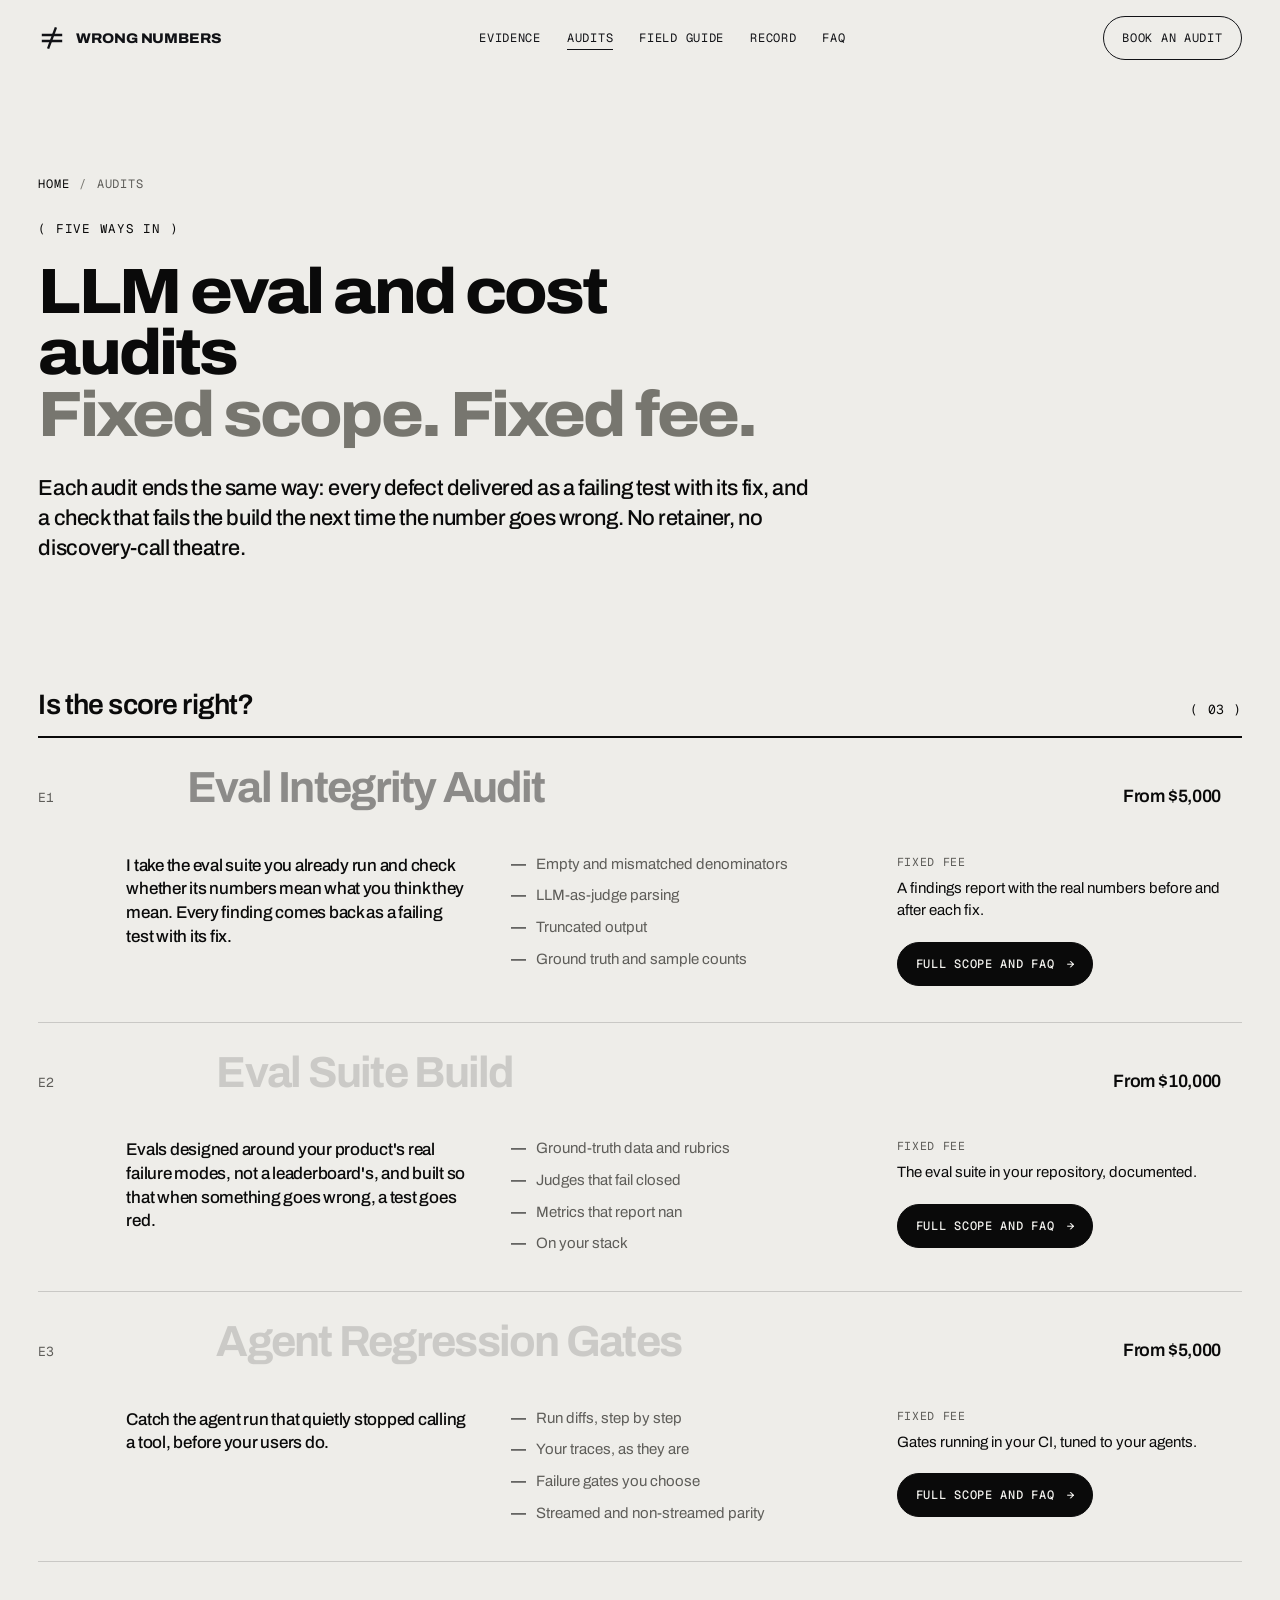
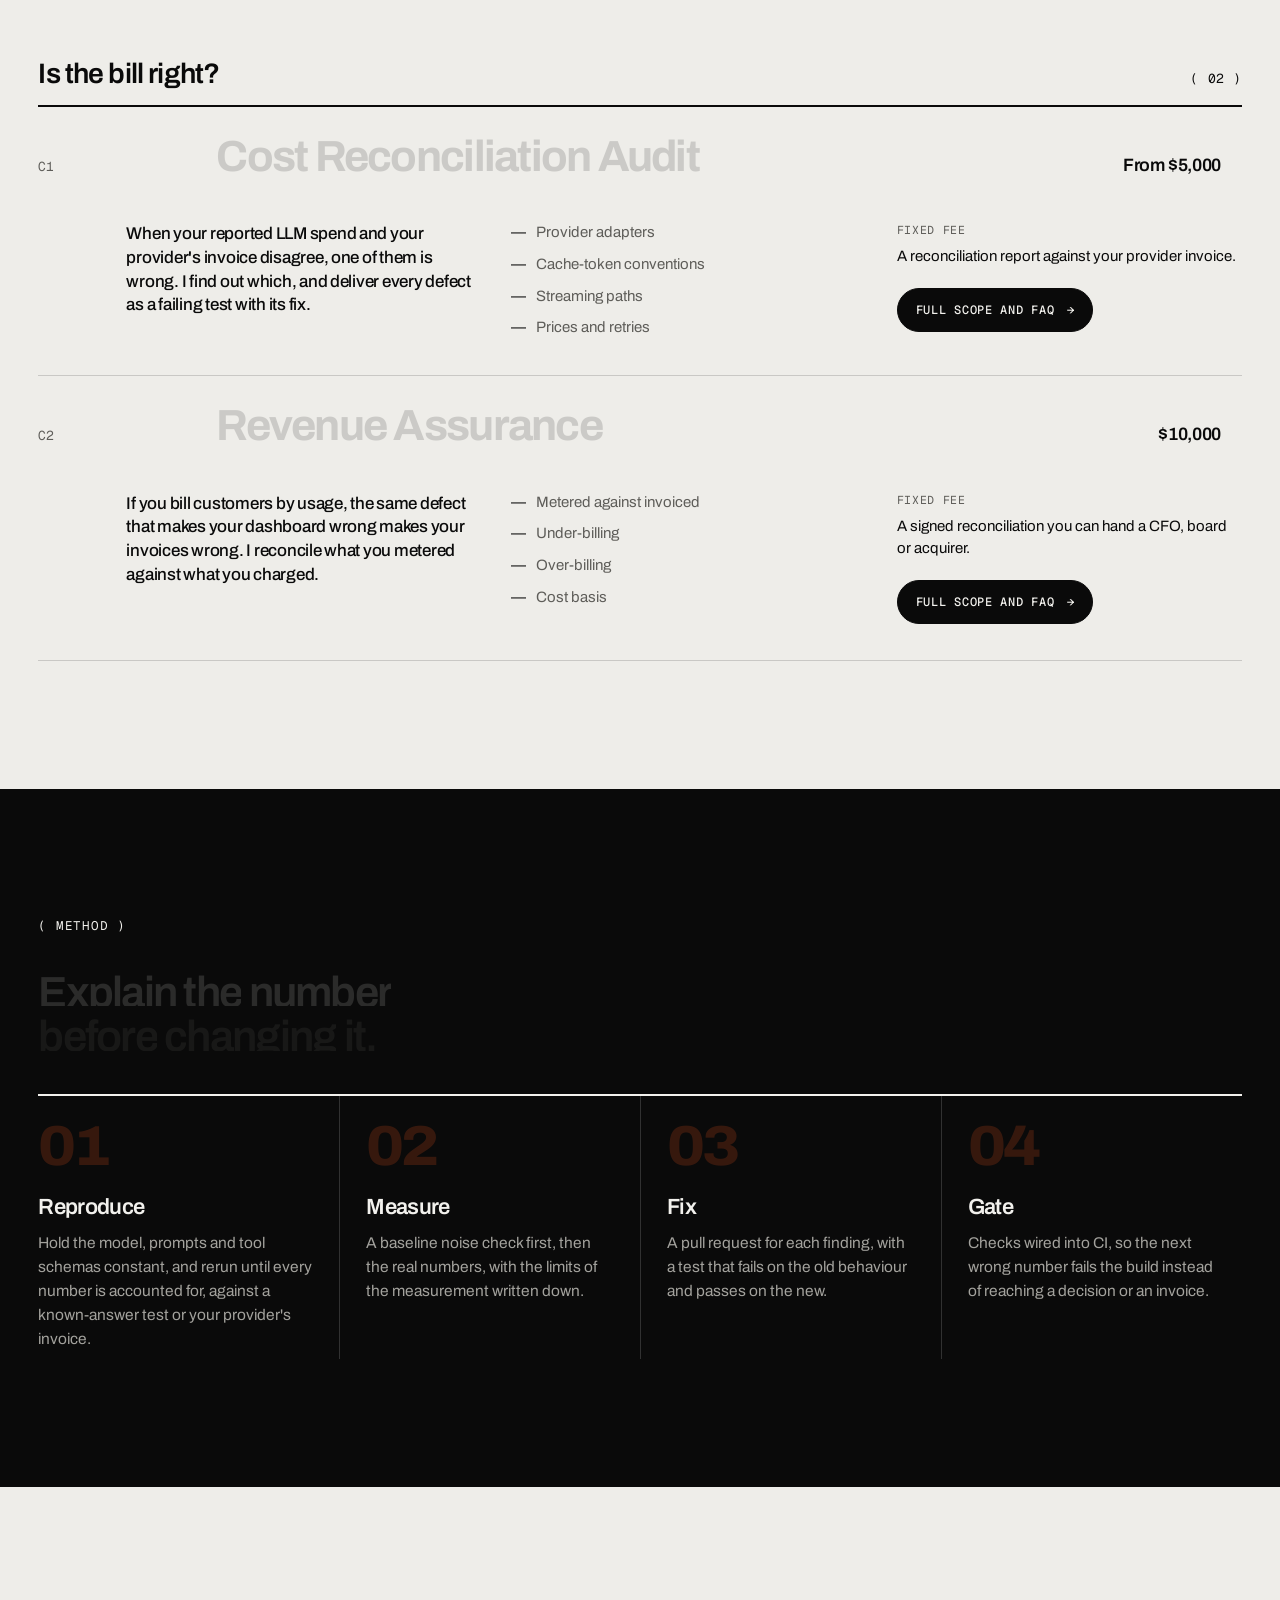
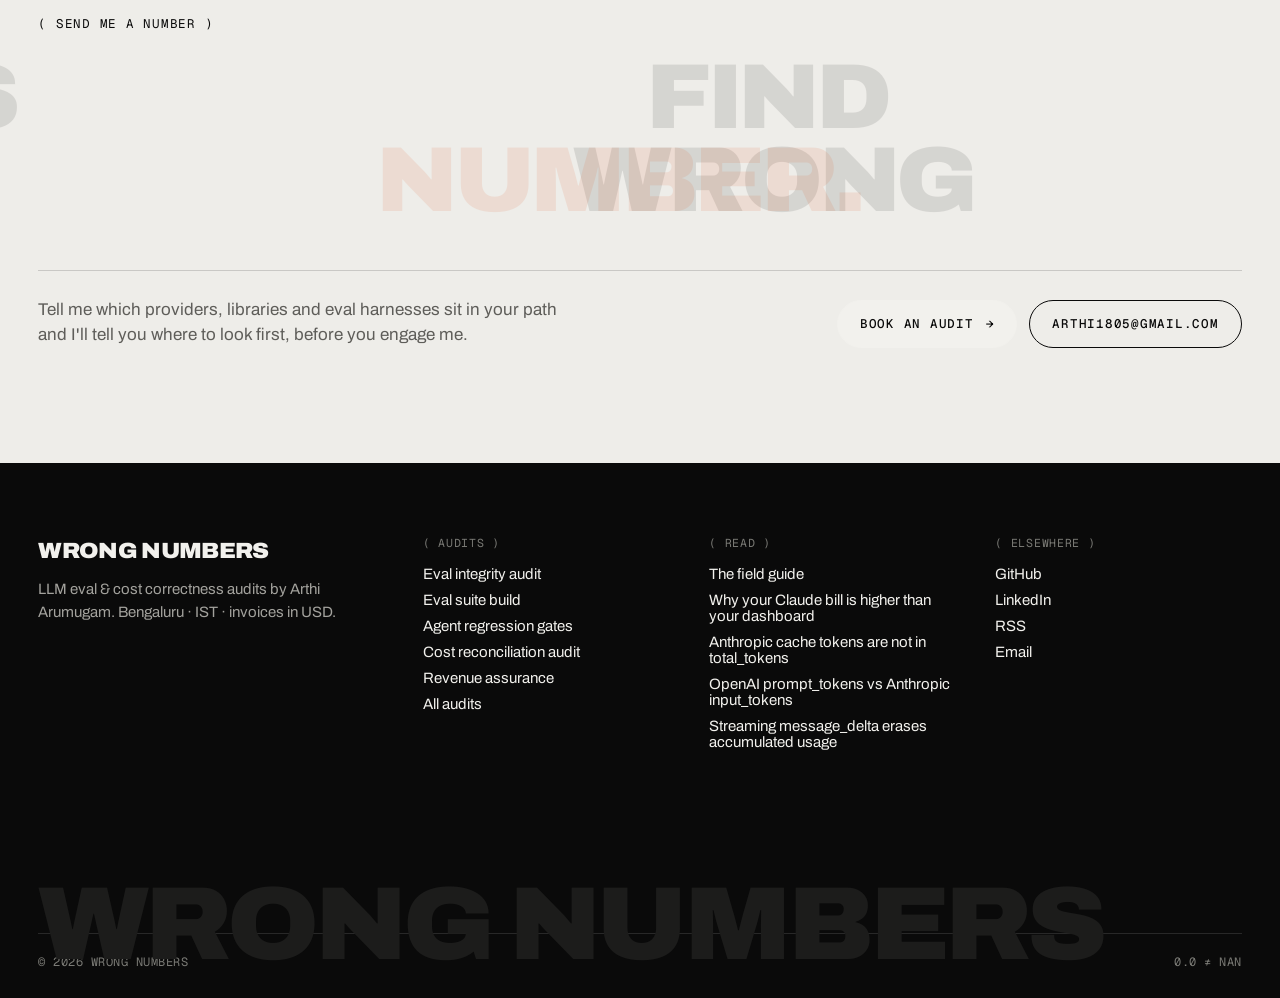
<file: audits/index.html>
<!doctype html>
<html lang="en">
<head>
<meta charset="utf-8">
<meta name="viewport" content="width=device-width, initial-scale=1">

<title>LLM Eval &amp; Cost Audits | Wrong Numbers</title>
<meta name="description" content="Five fixed-fee audits for LLM eval scores, AI agent regressions, token cost accounting and usage-based billing. Every finding is delivered as a failing test with its fix.">
<meta name="robots" content="index, follow, max-image-preview:large">
<link rel="canonical" href="https://wrong-numbers.dev/audits/">
<meta name="theme-color" content="#0A0A0A">
<link rel="icon" href="/favicon.svg" type="image/svg+xml">

<meta property="og:type" content="website">
<meta property="og:url" content="https://wrong-numbers.dev/audits/">
<meta property="og:title" content="LLM Eval &amp; Cost Audits | Wrong Numbers">
<meta property="og:description" content="Five fixed-fee audits for LLM eval scores, AI agent regressions, token cost accounting and usage-based billing. Every finding is delivered as a failing test with its fix.">
<meta property="og:site_name" content="Wrong Numbers">
<meta property="og:image" content="https://wrong-numbers.dev/og.png">
<meta property="og:image:width" content="1200">
<meta property="og:image:height" content="630">
<meta property="og:image:alt" content="Wrong Numbers: LLM eval and cost correctness audits. 0.0 is not nan.">
<meta name="twitter:card" content="summary_large_image">
<meta name="twitter:title" content="LLM Eval &amp; Cost Audits | Wrong Numbers">
<meta name="twitter:description" content="Five fixed-fee audits for LLM eval scores, AI agent regressions, token cost accounting and usage-based billing. Every finding is delivered as a failing test with its fix.">
<meta name="twitter:image" content="https://wrong-numbers.dev/og.png">

<link rel="preconnect" href="https://fonts.googleapis.com">
<link rel="preconnect" href="https://fonts.gstatic.com" crossorigin>
<link rel="stylesheet" href="https://fonts.googleapis.com/css2?family=Archivo:wdth,wght@100..108,400..900&amp;family=Geist+Mono:wght@400;500&amp;display=swap">
<link rel="alternate" type="application/rss+xml" title="Wrong Numbers" href="/feed.xml">
<link rel="stylesheet" href="/home.css">

<script type="application/ld+json">
{
  "@context": "https://schema.org",
  "@graph": [
    {
      "@type": "ItemList",
      "name": "LLM eval and cost audits",
      "itemListElement": [
        {
          "@type": "ListItem",
          "position": 1,
          "url": "https://wrong-numbers.dev/audits/eval-integrity-audit/",
          "name": "Eval Integrity Audit"
        },
        {
          "@type": "ListItem",
          "position": 2,
          "url": "https://wrong-numbers.dev/audits/eval-suite-build/",
          "name": "Eval Suite Build"
        },
        {
          "@type": "ListItem",
          "position": 3,
          "url": "https://wrong-numbers.dev/audits/agent-regression-gates/",
          "name": "Agent Regression Gates"
        },
        {
          "@type": "ListItem",
          "position": 4,
          "url": "https://wrong-numbers.dev/audits/llm-cost-reconciliation/",
          "name": "Cost Reconciliation Audit"
        },
        {
          "@type": "ListItem",
          "position": 5,
          "url": "https://wrong-numbers.dev/audits/revenue-assurance/",
          "name": "Revenue Assurance"
        }
      ]
    },
    {
      "@type": "BreadcrumbList",
      "itemListElement": [
        {
          "@type": "ListItem",
          "position": 1,
          "name": "Home",
          "item": "https://wrong-numbers.dev/"
        },
        {
          "@type": "ListItem",
          "position": 2,
          "name": "Audits",
          "item": "https://wrong-numbers.dev/audits/"
        }
      ]
    }
  ]
}
</script>
</head>
<body>
<a class="skip" href="#main">Skip to content</a>
<div class="progress" aria-hidden="true"><span></span></div>

<header class="bar">
  <a class="bar-mark" href="/" aria-label="Wrong Numbers, home">
    <svg width="28" height="28" viewBox="0 0 28 28" fill="none" aria-hidden="true"><path d="M5 11h18M5 17h18" stroke="currentColor" stroke-width="2.4" stroke-linecap="square"/><path d="M17.5 4.5l-7 19" stroke="currentColor" stroke-width="2.4" stroke-linecap="square"/></svg>
    <span>Wrong Numbers</span>
  </a>
  <nav class="bar-nav" aria-label="Primary">
    <a href="/#ledger">Evidence</a>
    <a href="/audits/" aria-current="page" class="on">Audits</a>
    <a href="/field-guide/">Field guide</a>
    <a href="/#proof">Record</a>
    <a href="/#faq">FAQ</a>
  </nav>
  <a class="bar-cta" href="mailto:arthi1805@gmail.com?subject=Audit%20enquiry">Book an audit</a>
</header>

<main id="main">
  <section class="paper page-hero">
    <div class="sec-in">
      <ol class="crumbs" aria-label="Breadcrumb"><li><a href="/">Home</a></li><li aria-current="page">Audits</li></ol>
      <p class="label" data-reveal>( Five ways in )</p>
      <h1 class="page-title">LLM eval and cost audits<span class="soft">Fixed scope. Fixed fee.</span></h1>
      <p class="page-lede" data-reveal>Each audit ends the same way: every defect delivered as a failing test with its fix, and a check that fails the build the next time the number goes wrong. No retainer, no discovery-call theatre.</p>
    </div>
  </section>

  <section class="sec paper" style="padding-top: 0">
    <div class="sec-in">
      <div class="track">
        <h2 class="track-title" data-reveal>Is the score right? <span>( 03 )</span></h2>
        <ul class="offers">
          <li class="offer" data-reveal>
            <div class="offer-row"><span class="offer-code">E1</span><h4><a href="/audits/eval-integrity-audit/">Eval Integrity Audit</a></h4><span class="offer-price">From $5,000</span></div>
            <div class="offer-detail">
              <p class="offer-for">I take the eval suite you already run and check whether its numbers mean what you think they mean. Every finding comes back as a failing test with its fix.</p>
              <ul class="ticks">
                <li>Empty and mismatched denominators</li>
                <li>LLM-as-judge parsing</li>
                <li>Truncated output</li>
                <li>Ground truth and sample counts</li>
              </ul>
              <div class="offer-get"><span class="mini">Fixed fee</span><p>A findings report with the real numbers before and after each fix.</p><a class="pill pill-ink pill-sm" href="/audits/eval-integrity-audit/">Full scope and FAQ<span aria-hidden="true">→</span></a></div>
            </div>
          </li>
          <li class="offer" data-reveal>
            <div class="offer-row"><span class="offer-code">E2</span><h4><a href="/audits/eval-suite-build/">Eval Suite Build</a></h4><span class="offer-price">From $10,000</span></div>
            <div class="offer-detail">
              <p class="offer-for">Evals designed around your product's real failure modes, not a leaderboard's, and built so that when something goes wrong, a test goes red.</p>
              <ul class="ticks">
                <li>Ground-truth data and rubrics</li>
                <li>Judges that fail closed</li>
                <li>Metrics that report nan</li>
                <li>On your stack</li>
              </ul>
              <div class="offer-get"><span class="mini">Fixed fee</span><p>The eval suite in your repository, documented.</p><a class="pill pill-ink pill-sm" href="/audits/eval-suite-build/">Full scope and FAQ<span aria-hidden="true">→</span></a></div>
            </div>
          </li>
          <li class="offer" data-reveal>
            <div class="offer-row"><span class="offer-code">E3</span><h4><a href="/audits/agent-regression-gates/">Agent Regression Gates</a></h4><span class="offer-price">From $5,000</span></div>
            <div class="offer-detail">
              <p class="offer-for">Catch the agent run that quietly stopped calling a tool, before your users do.</p>
              <ul class="ticks">
                <li>Run diffs, step by step</li>
                <li>Your traces, as they are</li>
                <li>Failure gates you choose</li>
                <li>Streamed and non-streamed parity</li>
              </ul>
              <div class="offer-get"><span class="mini">Fixed fee</span><p>Gates running in your CI, tuned to your agents.</p><a class="pill pill-ink pill-sm" href="/audits/agent-regression-gates/">Full scope and FAQ<span aria-hidden="true">→</span></a></div>
            </div>
          </li>
        </ul>
      </div>
      <div class="track">
        <h2 class="track-title" data-reveal>Is the bill right? <span>( 02 )</span></h2>
        <ul class="offers">
          <li class="offer" data-reveal>
            <div class="offer-row"><span class="offer-code">C1</span><h4><a href="/audits/llm-cost-reconciliation/">Cost Reconciliation Audit</a></h4><span class="offer-price">From $5,000</span></div>
            <div class="offer-detail">
              <p class="offer-for">When your reported LLM spend and your provider's invoice disagree, one of them is wrong. I find out which, and deliver every defect as a failing test with its fix.</p>
              <ul class="ticks">
                <li>Provider adapters</li>
                <li>Cache-token conventions</li>
                <li>Streaming paths</li>
                <li>Prices and retries</li>
              </ul>
              <div class="offer-get"><span class="mini">Fixed fee</span><p>A reconciliation report against your provider invoice.</p><a class="pill pill-ink pill-sm" href="/audits/llm-cost-reconciliation/">Full scope and FAQ<span aria-hidden="true">→</span></a></div>
            </div>
          </li>
          <li class="offer" data-reveal>
            <div class="offer-row"><span class="offer-code">C2</span><h4><a href="/audits/revenue-assurance/">Revenue Assurance</a></h4><span class="offer-price">$10,000</span></div>
            <div class="offer-detail">
              <p class="offer-for">If you bill customers by usage, the same defect that makes your dashboard wrong makes your invoices wrong. I reconcile what you metered against what you charged.</p>
              <ul class="ticks">
                <li>Metered against invoiced</li>
                <li>Under-billing</li>
                <li>Over-billing</li>
                <li>Cost basis</li>
              </ul>
              <div class="offer-get"><span class="mini">Fixed fee</span><p>A signed reconciliation you can hand a CFO, board or acquirer.</p><a class="pill pill-ink pill-sm" href="/audits/revenue-assurance/">Full scope and FAQ<span aria-hidden="true">→</span></a></div>
            </div>
          </li>
        </ul>
      </div>
    </div>
  </section>

  <section class="sec ink">
    <div class="sec-in">
      <p class="label" data-reveal>( Method )</p>
      <h2 class="statement statement-sm scrub" data-reveal>Explain the number<br><span class="soft">before changing it.</span></h2>
      <ol class="steps">
        <li data-reveal><span class="step-n">01</span><h3>Reproduce</h3><p>Hold the model, prompts and tool schemas constant, and rerun until every number is accounted for, against a known-answer test or your provider's invoice.</p></li>
        <li data-reveal><span class="step-n">02</span><h3>Measure</h3><p>A baseline noise check first, then the real numbers, with the limits of the measurement written down.</p></li>
        <li data-reveal><span class="step-n">03</span><h3>Fix</h3><p>A pull request for each finding, with a test that fails on the old behaviour and passes on the new.</p></li>
        <li data-reveal><span class="step-n">04</span><h3>Gate</h3><p>Checks wired into CI, so the next wrong number fails the build instead of reaching a decision or an invoice.</p></li>
      </ol>
    </div>
  </section>

  <section class="sec paper close">
    <div class="sec-in">
      <p class="label" data-reveal>( Send me a number )</p>
      <h2 class="close-title scrubx" data-reveal>Let's find<br>the wrong <span class="hot">number.</span></h2>
      <div class="close-row" data-reveal>
        <p>Tell me which providers, libraries and eval harnesses sit in your path and I'll tell you where to look first, before you engage me.</p>
        <div class="pills">
          <a class="pill pill-light" href="mailto:arthi1805@gmail.com?subject=Audit%20enquiry">Book an audit<span aria-hidden="true">→</span></a>
          <a class="pill pill-line" href="mailto:arthi1805@gmail.com">arthi1805@gmail.com</a>
        </div>
      </div>
    </div>
  </section>
</main>

<footer class="foot ink">
  <div class="foot-in">
    <div class="foot-col">
      <p class="foot-brand">Wrong Numbers</p>
      <p>LLM eval &amp; cost correctness audits by Arthi Arumugam. Bengaluru · IST · invoices in USD.</p>
    </div>
    <nav class="foot-col" aria-label="Audits">
      <span class="mini">( Audits )</span>
      <a href="/audits/eval-integrity-audit/">Eval integrity audit</a>
      <a href="/audits/eval-suite-build/">Eval suite build</a>
      <a href="/audits/agent-regression-gates/">Agent regression gates</a>
      <a href="/audits/llm-cost-reconciliation/">Cost reconciliation audit</a>
      <a href="/audits/revenue-assurance/">Revenue assurance</a>
      <a href="/audits/">All audits</a>
    </nav>
    <nav class="foot-col" aria-label="Read">
      <span class="mini">( Read )</span>
      <a href="/field-guide/">The field guide</a>
      <a href="/articles/claude-bill-higher-than-dashboard/">Why your Claude bill is higher than your dashboard</a>
      <a href="/articles/anthropic-cache-tokens-not-counted/">Anthropic cache tokens are not in total_tokens</a>
      <a href="/articles/openai-prompt-tokens-vs-anthropic-input-tokens/">OpenAI prompt_tokens vs Anthropic input_tokens</a>
      <a href="/articles/streaming-message-delta-erases-token-usage/">Streaming message_delta erases accumulated usage</a>
    </nav>
    <nav class="foot-col" aria-label="Elsewhere">
      <span class="mini">( Elsewhere )</span>
      <a href="https://github.com/arthi-arumugam-git">GitHub</a>
      <a href="https://www.linkedin.com/in/arthi-arumugam-ai-engineer">LinkedIn</a>
      <a href="/feed.xml">RSS</a>
      <a href="mailto:arthi1805@gmail.com">Email</a>
    </nav>
  </div>
  <p class="foot-wm" aria-hidden="true"><span>W</span><span>r</span><span>o</span><span>n</span><span>g</span> <span>N</span><span>u</span><span>m</span><span>b</span><span>e</span><span>r</span><span>s</span></p>
  <p class="foot-base"><span>© 2026 Wrong Numbers</span><span>0.0 ≠ nan</span></p>
</footer>

<script src="/home.js" defer></script>
</body>
</html>
</file>
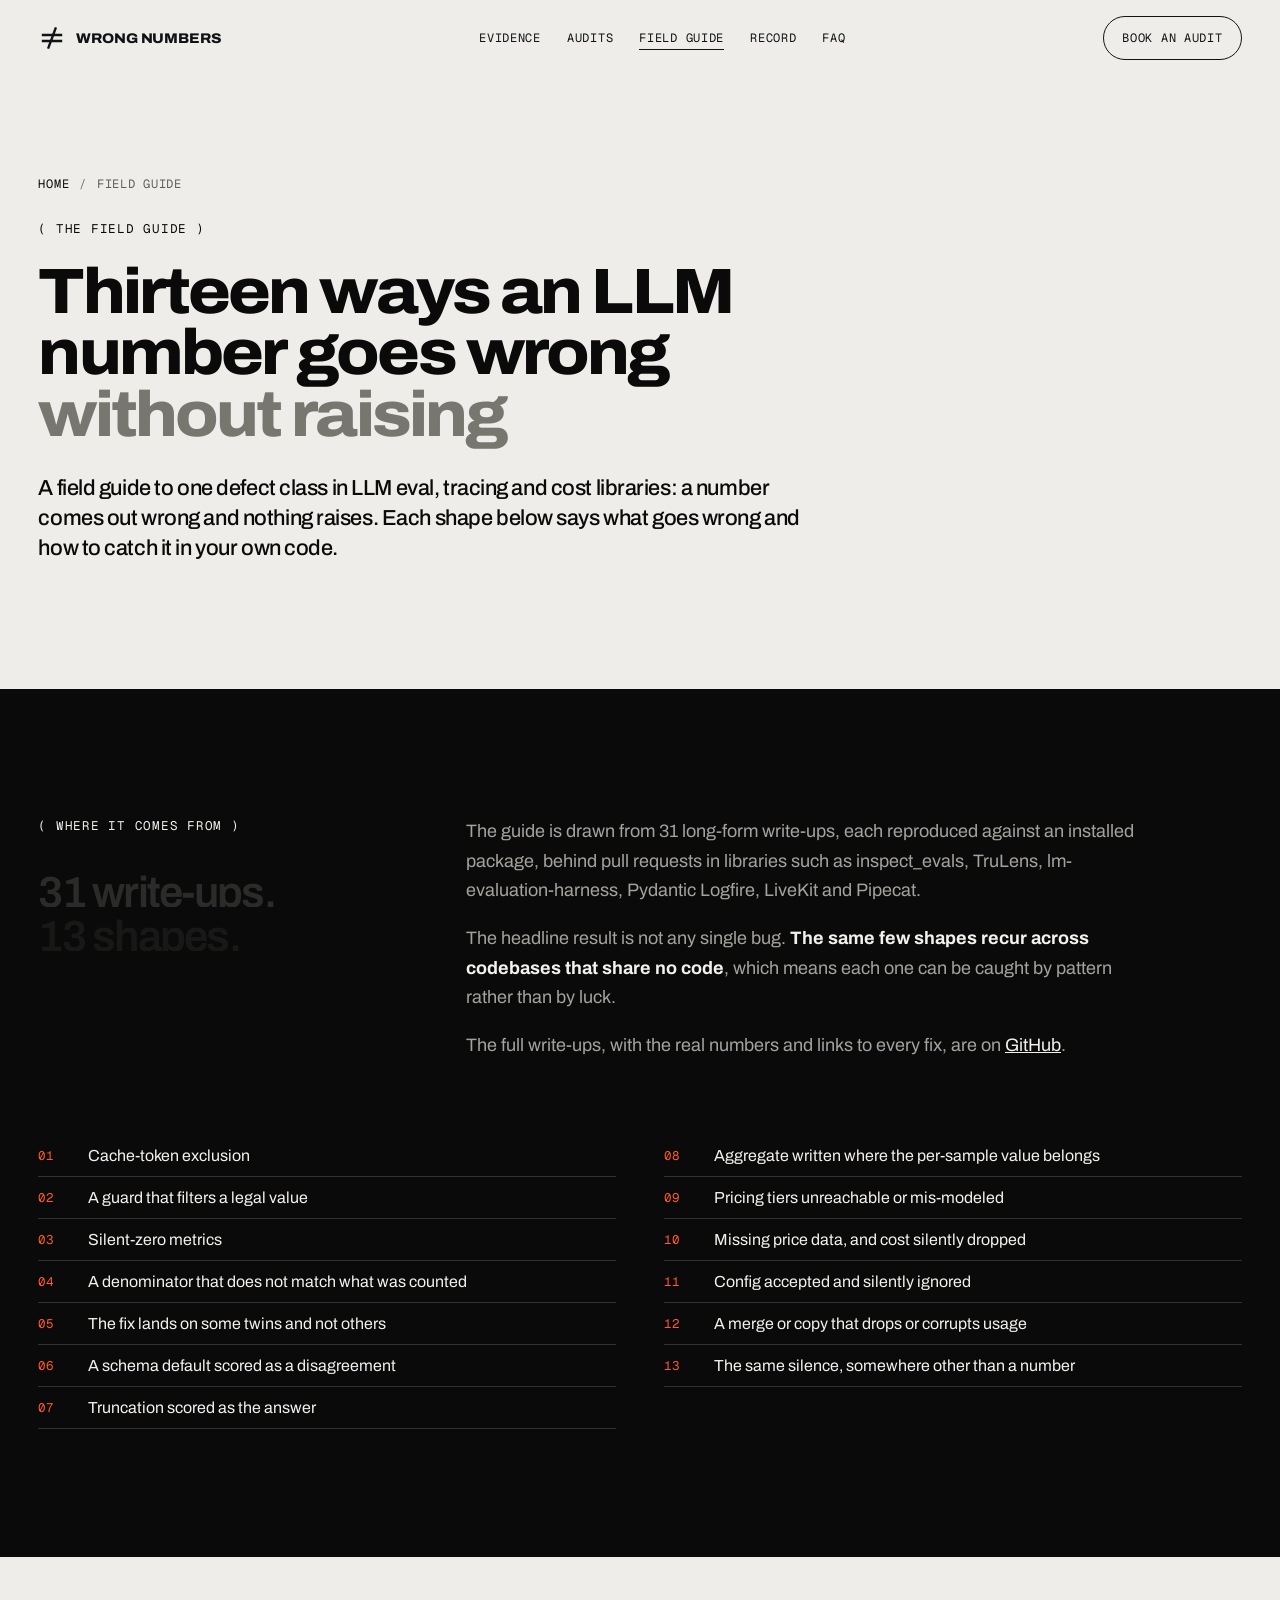
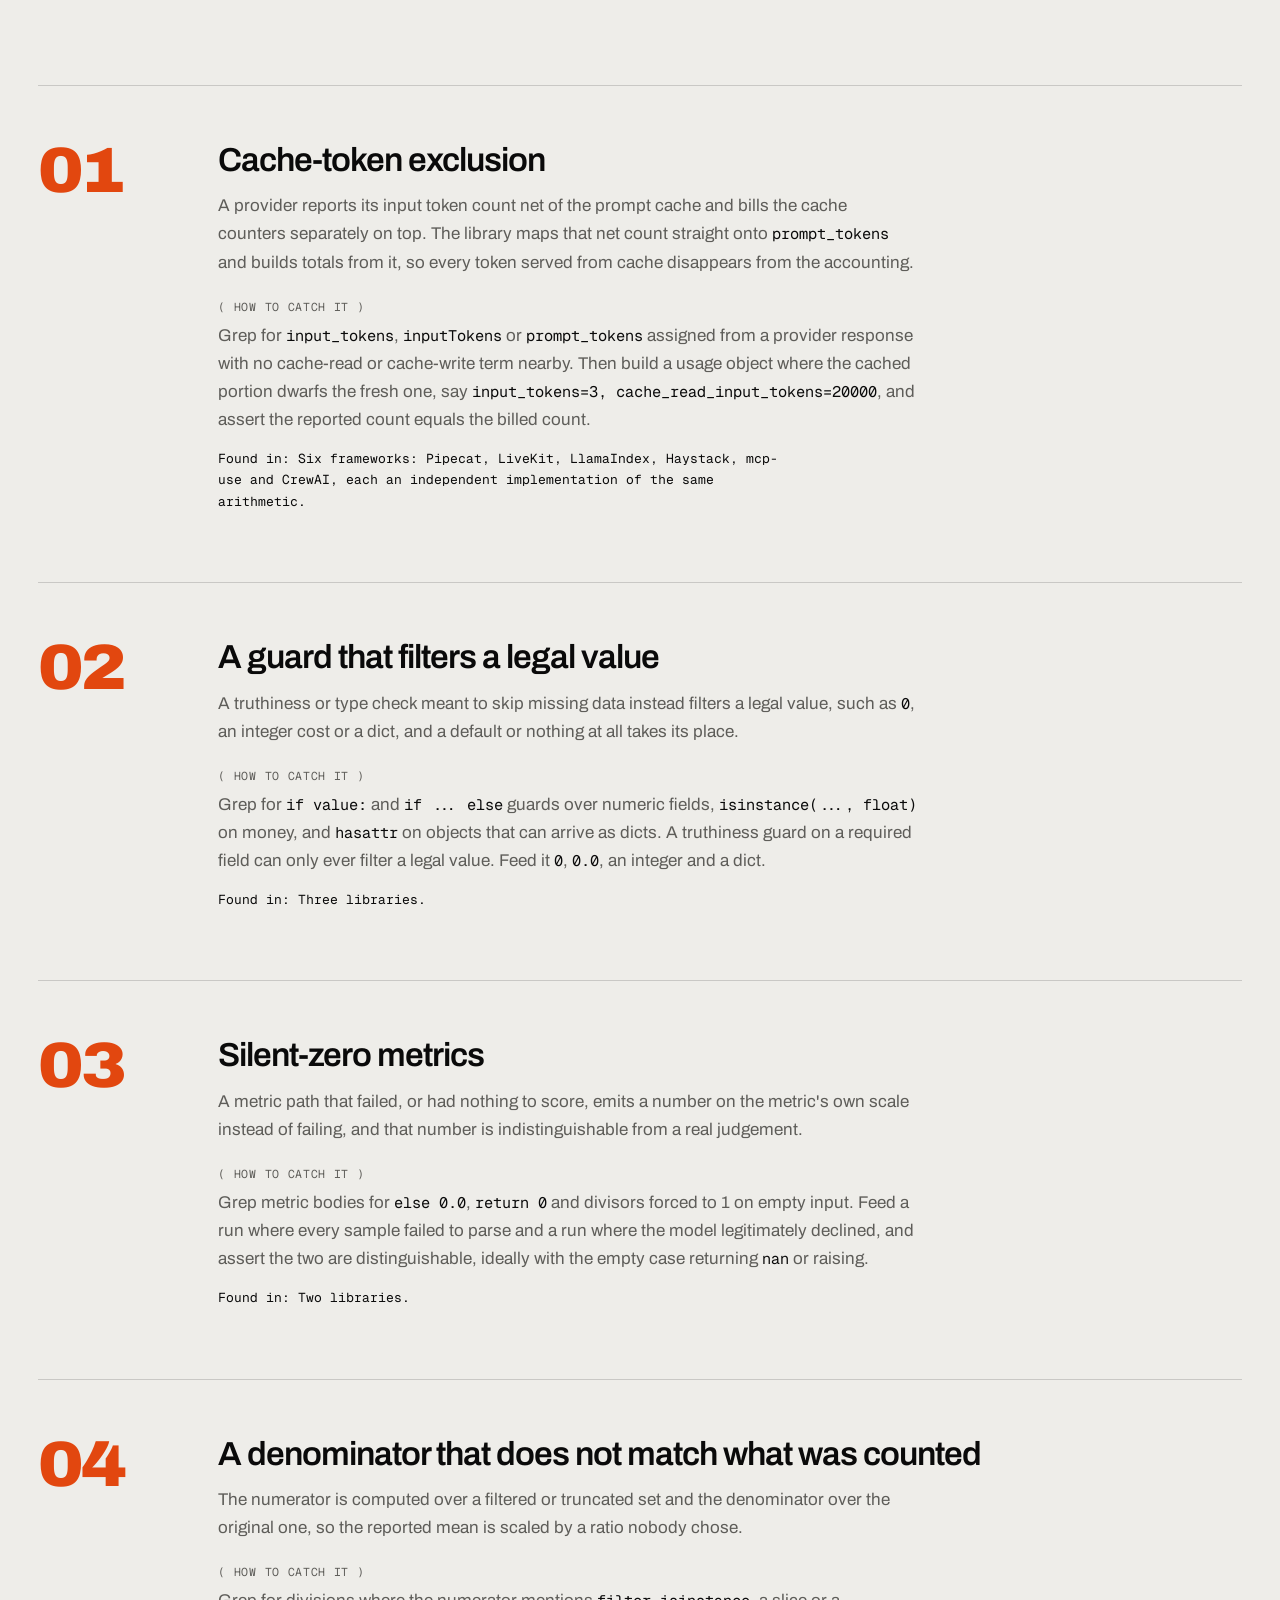
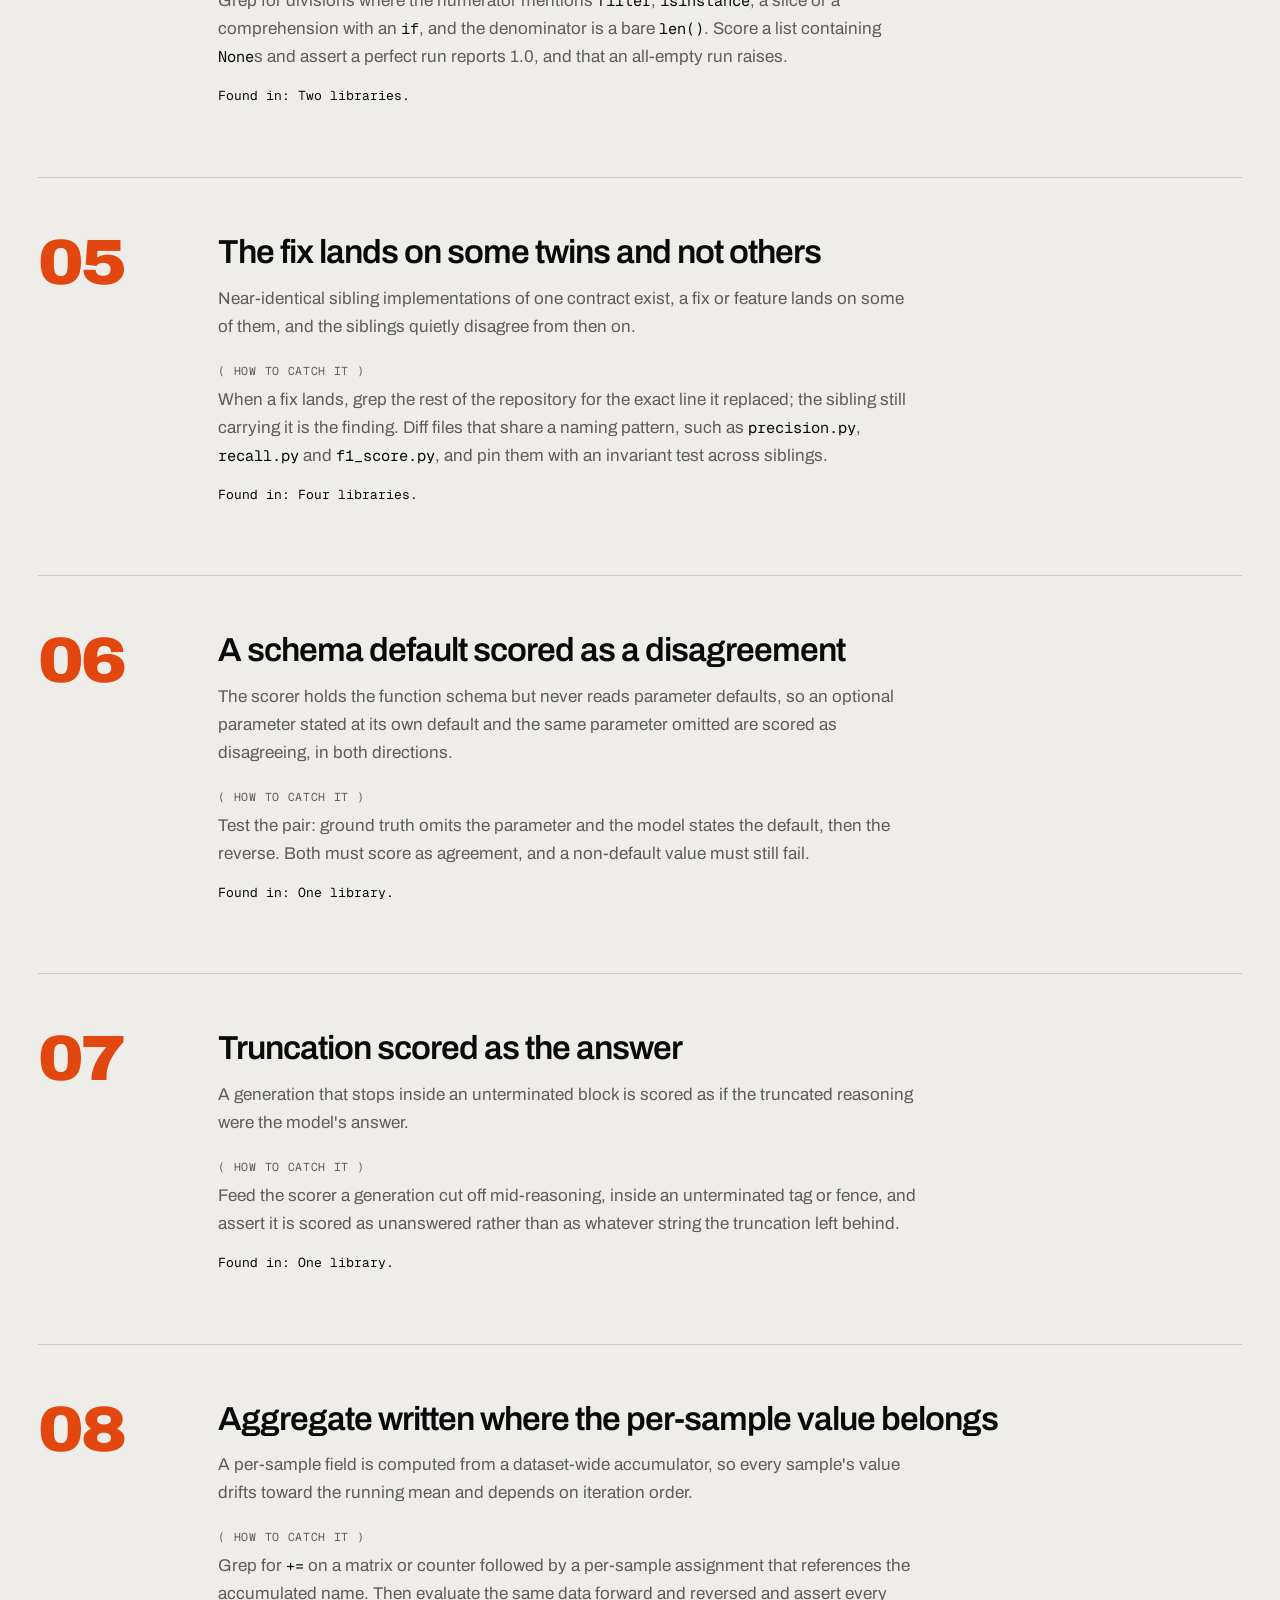
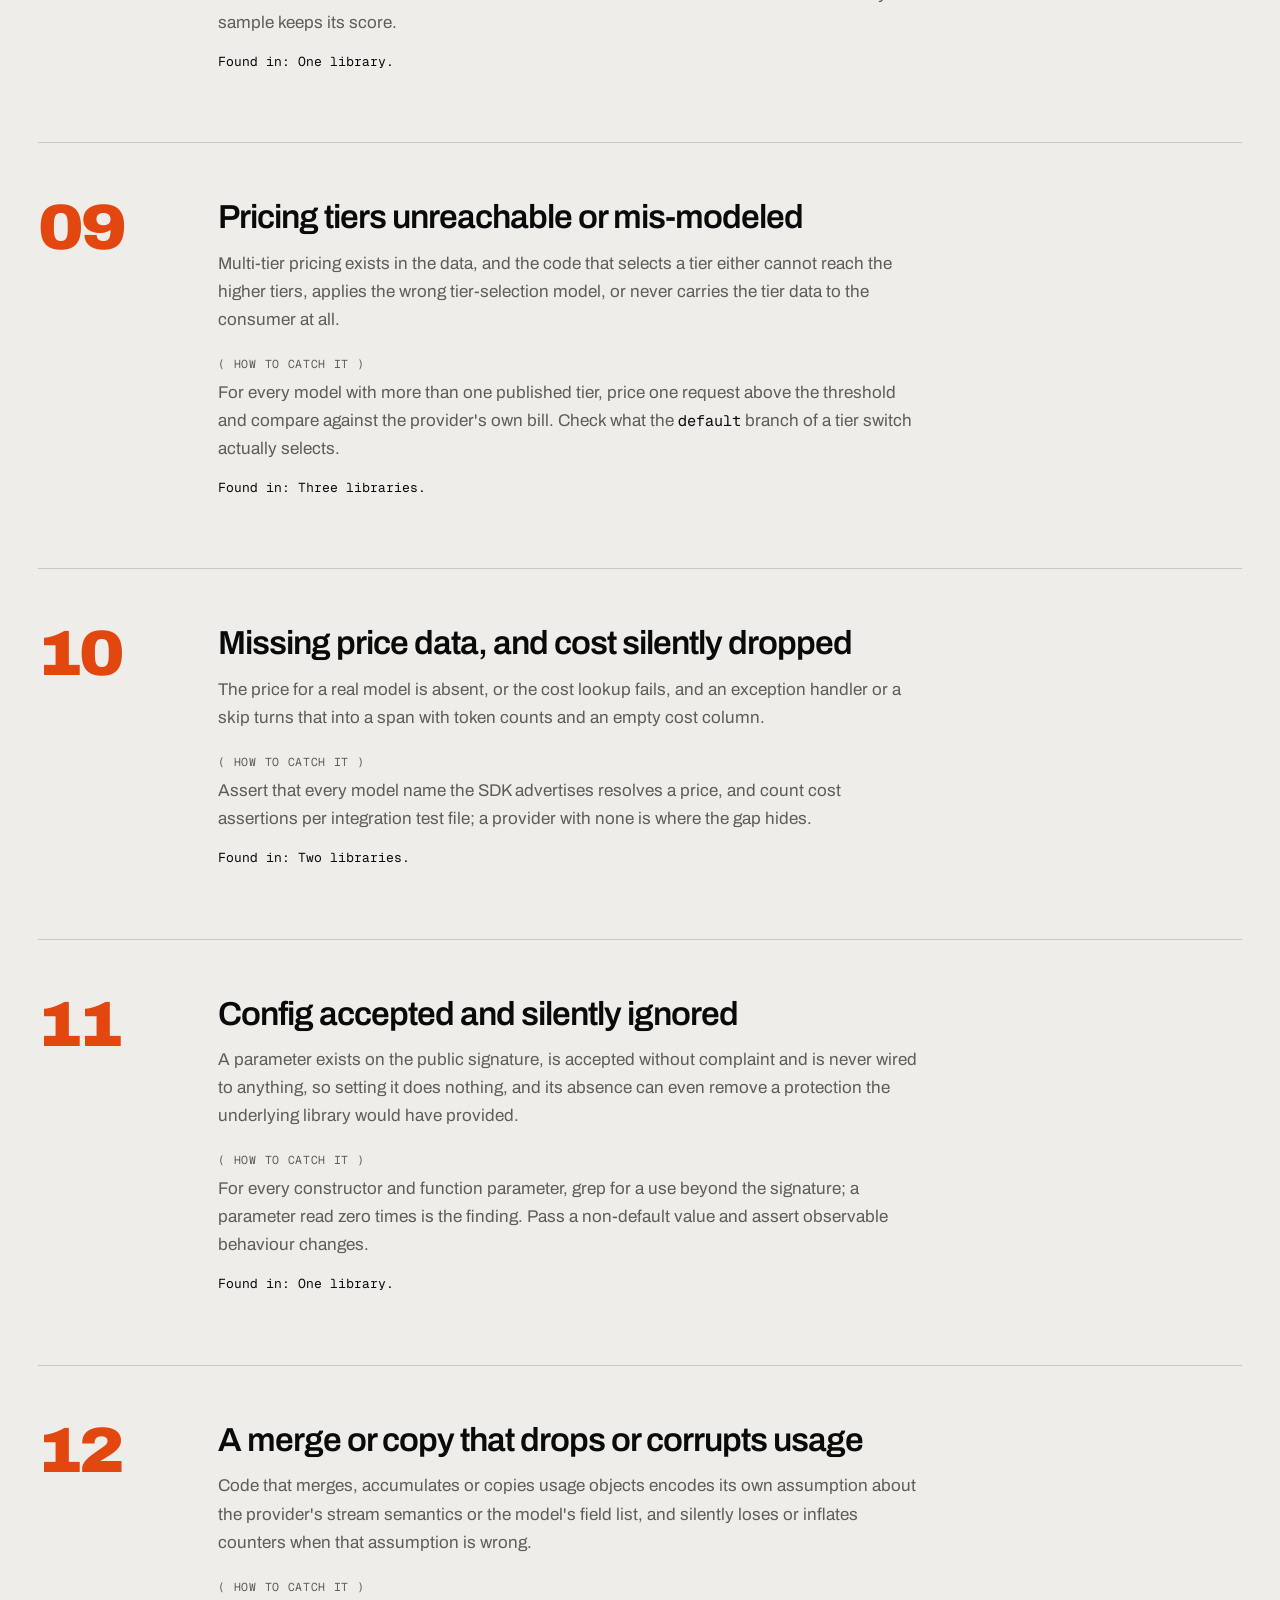
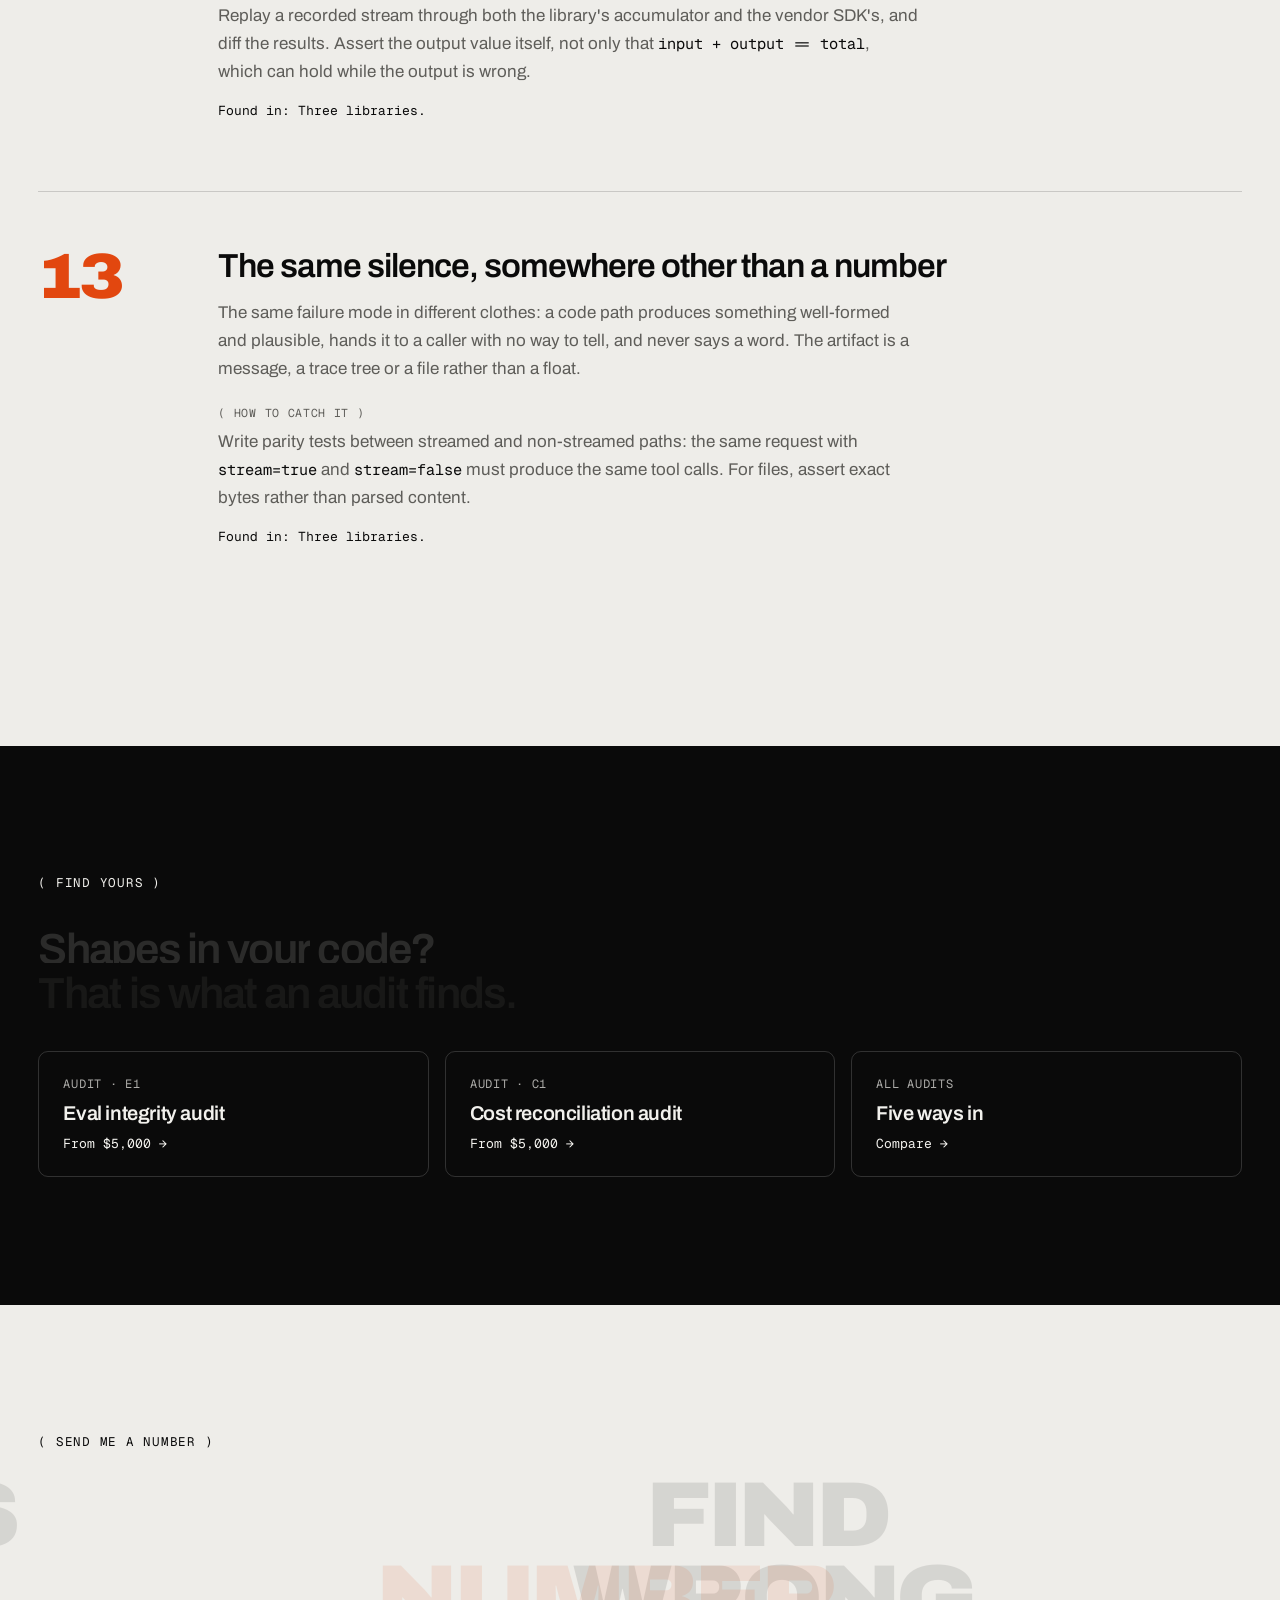
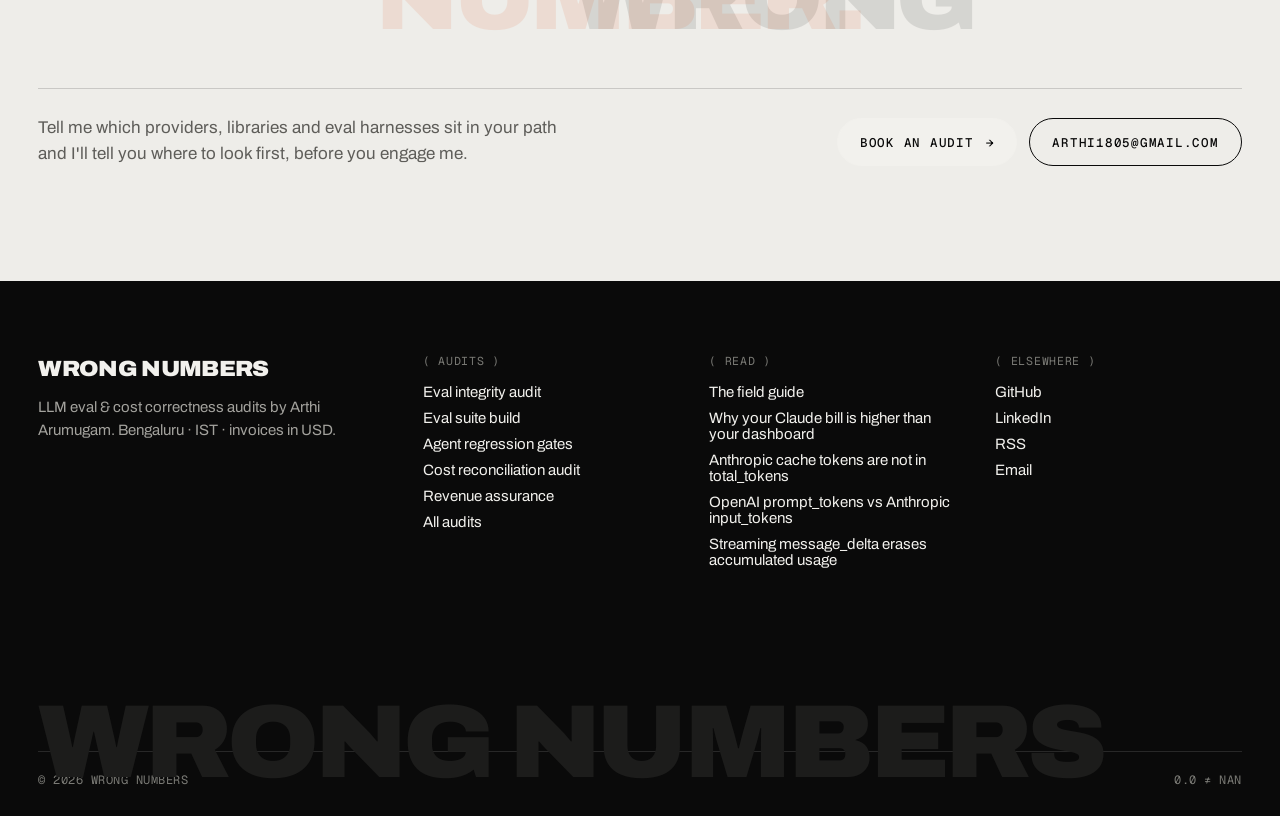
<file: field-guide/index.html>
<!doctype html>
<html lang="en">
<head>
<meta charset="utf-8">
<meta name="viewport" content="width=device-width, initial-scale=1">

<title>Silent LLM Eval and Cost Bugs: A Field Guide | Wrong Numbers</title>
<meta name="description" content="Thirteen recurring shapes of bugs that make LLM eval scores, token counts and costs come out wrong while nothing raises, each with how to catch it. From 31 write-ups.">
<meta name="robots" content="index, follow, max-image-preview:large">
<link rel="canonical" href="https://wrong-numbers.dev/field-guide/">
<meta name="theme-color" content="#0A0A0A">
<link rel="icon" href="/favicon.svg" type="image/svg+xml">

<meta property="og:type" content="website">
<meta property="og:url" content="https://wrong-numbers.dev/field-guide/">
<meta property="og:title" content="Silent LLM Eval and Cost Bugs: A Field Guide | Wrong Numbers">
<meta property="og:description" content="Thirteen recurring shapes of bugs that make LLM eval scores, token counts and costs come out wrong while nothing raises, each with how to catch it. From 31 write-ups.">
<meta property="og:site_name" content="Wrong Numbers">
<meta property="og:image" content="https://wrong-numbers.dev/og.png">
<meta property="og:image:width" content="1200">
<meta property="og:image:height" content="630">
<meta property="og:image:alt" content="Wrong Numbers: LLM eval and cost correctness audits. 0.0 is not nan.">
<meta name="twitter:card" content="summary_large_image">
<meta name="twitter:title" content="Silent LLM Eval and Cost Bugs: A Field Guide | Wrong Numbers">
<meta name="twitter:description" content="Thirteen recurring shapes of bugs that make LLM eval scores, token counts and costs come out wrong while nothing raises, each with how to catch it. From 31 write-ups.">
<meta name="twitter:image" content="https://wrong-numbers.dev/og.png">

<link rel="preconnect" href="https://fonts.googleapis.com">
<link rel="preconnect" href="https://fonts.gstatic.com" crossorigin>
<link rel="stylesheet" href="https://fonts.googleapis.com/css2?family=Archivo:wdth,wght@100..108,400..900&amp;family=Geist+Mono:wght@400;500&amp;display=swap">
<link rel="alternate" type="application/rss+xml" title="Wrong Numbers" href="/feed.xml">
<link rel="stylesheet" href="/home.css">

<script type="application/ld+json">
{
  "@context": "https://schema.org",
  "@graph": [
    {
      "@type": "TechArticle",
      "@id": "https://wrong-numbers.dev/field-guide/#article",
      "headline": "Thirteen ways an LLM number goes wrong without raising",
      "description": "Thirteen recurring shapes of bugs that make LLM eval scores, token counts and costs come out wrong while nothing raises, each with how to catch it. From 31 write-ups.",
      "url": "https://wrong-numbers.dev/field-guide/",
      "mainEntityOfPage": "https://wrong-numbers.dev/field-guide/",
      "author": {
        "@type": "Person",
        "@id": "https://wrong-numbers.dev/#person",
        "name": "Arthi Arumugam",
        "url": "https://wrong-numbers.dev/"
      },
      "publisher": {
        "@type": "Person",
        "@id": "https://wrong-numbers.dev/#person",
        "name": "Arthi Arumugam",
        "url": "https://wrong-numbers.dev/"
      },
      "dateModified": "2026-10-22",
      "inLanguage": "en",
      "about": [
        "LLM evaluation",
        "Token accounting",
        "LLM cost tracking"
      ],
      "isBasedOn": "https://github.com/arthi-arumugam-git/wrong-numbers"
    },
    {
      "@type": "BreadcrumbList",
      "itemListElement": [
        {
          "@type": "ListItem",
          "position": 1,
          "name": "Home",
          "item": "https://wrong-numbers.dev/"
        },
        {
          "@type": "ListItem",
          "position": 2,
          "name": "Field guide",
          "item": "https://wrong-numbers.dev/field-guide/"
        }
      ]
    }
  ]
}
</script>
</head>
<body>
<a class="skip" href="#main">Skip to content</a>
<div class="progress" aria-hidden="true"><span></span></div>

<header class="bar">
  <a class="bar-mark" href="/" aria-label="Wrong Numbers, home">
    <svg width="28" height="28" viewBox="0 0 28 28" fill="none" aria-hidden="true"><path d="M5 11h18M5 17h18" stroke="currentColor" stroke-width="2.4" stroke-linecap="square"/><path d="M17.5 4.5l-7 19" stroke="currentColor" stroke-width="2.4" stroke-linecap="square"/></svg>
    <span>Wrong Numbers</span>
  </a>
  <nav class="bar-nav" aria-label="Primary">
    <a href="/#ledger">Evidence</a>
    <a href="/audits/">Audits</a>
    <a href="/field-guide/" aria-current="page" class="on">Field guide</a>
    <a href="/#proof">Record</a>
    <a href="/#faq">FAQ</a>
  </nav>
  <a class="bar-cta" href="mailto:arthi1805@gmail.com?subject=Audit%20enquiry">Book an audit</a>
</header>

<main id="main">
  <section class="paper page-hero">
    <div class="sec-in">
      <ol class="crumbs" aria-label="Breadcrumb"><li><a href="/">Home</a></li><li aria-current="page">Field guide</li></ol>
      <p class="label" data-reveal>( The field guide )</p>
      <h1 class="page-title">Thirteen ways an LLM number goes wrong<span class="soft">without raising</span></h1>
      <p class="page-lede" data-reveal>A field guide to one defect class in LLM eval, tracing and cost libraries: a number comes out wrong and nothing raises. Each shape below says what goes wrong and how to catch it in your own code.</p>
    </div>
  </section>

  <section class="sec ink">
    <div class="sec-in block-grid">
      <div>
        <p class="label" data-reveal>( Where it comes from )</p>
        <h2 class="statement statement-sm scrub" data-reveal>31 write-ups,<br><span class="soft">13 shapes.</span></h2>
      </div>
      <div class="prose" data-reveal>
        <p>The guide is drawn from 31 long-form write-ups, each reproduced against an installed package, behind pull requests in libraries such as inspect_evals, TruLens, lm-evaluation-harness, Pydantic Logfire, LiveKit and Pipecat.</p>
        <p>The headline result is not any single bug. <strong>The same few shapes recur across codebases that share no code</strong>, which means each one can be caught by pattern rather than by luck.</p>
        <p>The full write-ups, with the real numbers and links to every fix, are on <a href="https://github.com/arthi-arumugam-git/wrong-numbers">GitHub</a>.</p>
      </div>
    </div>
    <div class="sec-in" style="margin-top: 56px">
      <ol class="toc" data-reveal>
        <li><a href="#cache-token-exclusion"><span>01</span>Cache-token exclusion</a></li>
        <li><a href="#guard-filters-legal-value"><span>02</span>A guard that filters a legal value</a></li>
        <li><a href="#silent-zero-metrics"><span>03</span>Silent-zero metrics</a></li>
        <li><a href="#mismatched-denominator"><span>04</span>A denominator that does not match what was counted</a></li>
        <li><a href="#fix-lands-on-some-twins"><span>05</span>The fix lands on some twins and not others</a></li>
        <li><a href="#schema-default-scored-as-disagreement"><span>06</span>A schema default scored as a disagreement</a></li>
        <li><a href="#truncation-scored-as-answer"><span>07</span>Truncation scored as the answer</a></li>
        <li><a href="#aggregate-in-per-sample-field"><span>08</span>Aggregate written where the per-sample value belongs</a></li>
        <li><a href="#unreachable-pricing-tiers"><span>09</span>Pricing tiers unreachable or mis-modeled</a></li>
        <li><a href="#missing-price-data"><span>10</span>Missing price data, and cost silently dropped</a></li>
        <li><a href="#config-silently-ignored"><span>11</span>Config accepted and silently ignored</a></li>
        <li><a href="#merge-drops-usage"><span>12</span>A merge or copy that drops or corrupts usage</a></li>
        <li><a href="#silence-beyond-numbers"><span>13</span>The same silence, somewhere other than a number</a></li>
      </ol>
    </div>
  </section>

  <section class="sec paper">
    <div class="sec-in">
      <section class="shape-sec" id="cache-token-exclusion" aria-labelledby="cache-token-exclusion-t">
        <span class="big-n" aria-hidden="true" data-reveal>01</span>
        <div data-reveal>
          <h2 id="cache-token-exclusion-t">Cache-token exclusion</h2>
          <p>A provider reports its input token count net of the prompt cache and bills the cache counters separately on top. The library maps that net count straight onto <code>prompt_tokens</code> and builds totals from it, so every token served from cache disappears from the accounting.</p>
          <span class="mini">( How to catch it )</span>
          <p>Grep for <code>input_tokens</code>, <code>inputTokens</code> or <code>prompt_tokens</code> assigned from a provider response with no cache-read or cache-write term nearby. Then build a usage object where the cached portion dwarfs the fresh one, say <code>input_tokens=3, cache_read_input_tokens=20000</code>, and assert the reported count equals the billed count.</p>
          <p class="affected">Found in: Six frameworks: Pipecat, LiveKit, LlamaIndex, Haystack, mcp-use and CrewAI, each an independent implementation of the same arithmetic.</p>
        </div>
      </section>
      <section class="shape-sec" id="guard-filters-legal-value" aria-labelledby="guard-filters-legal-value-t">
        <span class="big-n" aria-hidden="true" data-reveal>02</span>
        <div data-reveal>
          <h2 id="guard-filters-legal-value-t">A guard that filters a legal value</h2>
          <p>A truthiness or type check meant to skip missing data instead filters a legal value, such as <code>0</code>, an integer cost or a dict, and a default or nothing at all takes its place.</p>
          <span class="mini">( How to catch it )</span>
          <p>Grep for <code>if value:</code> and <code>if ... else</code> guards over numeric fields, <code>isinstance(..., float)</code> on money, and <code>hasattr</code> on objects that can arrive as dicts. A truthiness guard on a required field can only ever filter a legal value. Feed it <code>0</code>, <code>0.0</code>, an integer and a dict.</p>
          <p class="affected">Found in: Three libraries.</p>
        </div>
      </section>
      <section class="shape-sec" id="silent-zero-metrics" aria-labelledby="silent-zero-metrics-t">
        <span class="big-n" aria-hidden="true" data-reveal>03</span>
        <div data-reveal>
          <h2 id="silent-zero-metrics-t">Silent-zero metrics</h2>
          <p>A metric path that failed, or had nothing to score, emits a number on the metric's own scale instead of failing, and that number is indistinguishable from a real judgement.</p>
          <span class="mini">( How to catch it )</span>
          <p>Grep metric bodies for <code>else 0.0</code>, <code>return 0</code> and divisors forced to 1 on empty input. Feed a run where every sample failed to parse and a run where the model legitimately declined, and assert the two are distinguishable, ideally with the empty case returning <code>nan</code> or raising.</p>
          <p class="affected">Found in: Two libraries.</p>
        </div>
      </section>
      <section class="shape-sec" id="mismatched-denominator" aria-labelledby="mismatched-denominator-t">
        <span class="big-n" aria-hidden="true" data-reveal>04</span>
        <div data-reveal>
          <h2 id="mismatched-denominator-t">A denominator that does not match what was counted</h2>
          <p>The numerator is computed over a filtered or truncated set and the denominator over the original one, so the reported mean is scaled by a ratio nobody chose.</p>
          <span class="mini">( How to catch it )</span>
          <p>Grep for divisions where the numerator mentions <code>filter</code>, <code>isinstance</code>, a slice or a comprehension with an <code>if</code>, and the denominator is a bare <code>len()</code>. Score a list containing <code>None</code>s and assert a perfect run reports 1.0, and that an all-empty run raises.</p>
          <p class="affected">Found in: Two libraries.</p>
        </div>
      </section>
      <section class="shape-sec" id="fix-lands-on-some-twins" aria-labelledby="fix-lands-on-some-twins-t">
        <span class="big-n" aria-hidden="true" data-reveal>05</span>
        <div data-reveal>
          <h2 id="fix-lands-on-some-twins-t">The fix lands on some twins and not others</h2>
          <p>Near-identical sibling implementations of one contract exist, a fix or feature lands on some of them, and the siblings quietly disagree from then on.</p>
          <span class="mini">( How to catch it )</span>
          <p>When a fix lands, grep the rest of the repository for the exact line it replaced; the sibling still carrying it is the finding. Diff files that share a naming pattern, such as <code>precision.py</code>, <code>recall.py</code> and <code>f1_score.py</code>, and pin them with an invariant test across siblings.</p>
          <p class="affected">Found in: Four libraries.</p>
        </div>
      </section>
      <section class="shape-sec" id="schema-default-scored-as-disagreement" aria-labelledby="schema-default-scored-as-disagreement-t">
        <span class="big-n" aria-hidden="true" data-reveal>06</span>
        <div data-reveal>
          <h2 id="schema-default-scored-as-disagreement-t">A schema default scored as a disagreement</h2>
          <p>The scorer holds the function schema but never reads parameter defaults, so an optional parameter stated at its own default and the same parameter omitted are scored as disagreeing, in both directions.</p>
          <span class="mini">( How to catch it )</span>
          <p>Test the pair: ground truth omits the parameter and the model states the default, then the reverse. Both must score as agreement, and a non-default value must still fail.</p>
          <p class="affected">Found in: One library.</p>
        </div>
      </section>
      <section class="shape-sec" id="truncation-scored-as-answer" aria-labelledby="truncation-scored-as-answer-t">
        <span class="big-n" aria-hidden="true" data-reveal>07</span>
        <div data-reveal>
          <h2 id="truncation-scored-as-answer-t">Truncation scored as the answer</h2>
          <p>A generation that stops inside an unterminated block is scored as if the truncated reasoning were the model's answer.</p>
          <span class="mini">( How to catch it )</span>
          <p>Feed the scorer a generation cut off mid-reasoning, inside an unterminated tag or fence, and assert it is scored as unanswered rather than as whatever string the truncation left behind.</p>
          <p class="affected">Found in: One library.</p>
        </div>
      </section>
      <section class="shape-sec" id="aggregate-in-per-sample-field" aria-labelledby="aggregate-in-per-sample-field-t">
        <span class="big-n" aria-hidden="true" data-reveal>08</span>
        <div data-reveal>
          <h2 id="aggregate-in-per-sample-field-t">Aggregate written where the per-sample value belongs</h2>
          <p>A per-sample field is computed from a dataset-wide accumulator, so every sample's value drifts toward the running mean and depends on iteration order.</p>
          <span class="mini">( How to catch it )</span>
          <p>Grep for <code>+=</code> on a matrix or counter followed by a per-sample assignment that references the accumulated name. Then evaluate the same data forward and reversed and assert every sample keeps its score.</p>
          <p class="affected">Found in: One library.</p>
        </div>
      </section>
      <section class="shape-sec" id="unreachable-pricing-tiers" aria-labelledby="unreachable-pricing-tiers-t">
        <span class="big-n" aria-hidden="true" data-reveal>09</span>
        <div data-reveal>
          <h2 id="unreachable-pricing-tiers-t">Pricing tiers unreachable or mis-modeled</h2>
          <p>Multi-tier pricing exists in the data, and the code that selects a tier either cannot reach the higher tiers, applies the wrong tier-selection model, or never carries the tier data to the consumer at all.</p>
          <span class="mini">( How to catch it )</span>
          <p>For every model with more than one published tier, price one request above the threshold and compare against the provider's own bill. Check what the <code>default</code> branch of a tier switch actually selects.</p>
          <p class="affected">Found in: Three libraries.</p>
        </div>
      </section>
      <section class="shape-sec" id="missing-price-data" aria-labelledby="missing-price-data-t">
        <span class="big-n" aria-hidden="true" data-reveal>10</span>
        <div data-reveal>
          <h2 id="missing-price-data-t">Missing price data, and cost silently dropped</h2>
          <p>The price for a real model is absent, or the cost lookup fails, and an exception handler or a skip turns that into a span with token counts and an empty cost column.</p>
          <span class="mini">( How to catch it )</span>
          <p>Assert that every model name the SDK advertises resolves a price, and count cost assertions per integration test file; a provider with none is where the gap hides.</p>
          <p class="affected">Found in: Two libraries.</p>
        </div>
      </section>
      <section class="shape-sec" id="config-silently-ignored" aria-labelledby="config-silently-ignored-t">
        <span class="big-n" aria-hidden="true" data-reveal>11</span>
        <div data-reveal>
          <h2 id="config-silently-ignored-t">Config accepted and silently ignored</h2>
          <p>A parameter exists on the public signature, is accepted without complaint and is never wired to anything, so setting it does nothing, and its absence can even remove a protection the underlying library would have provided.</p>
          <span class="mini">( How to catch it )</span>
          <p>For every constructor and function parameter, grep for a use beyond the signature; a parameter read zero times is the finding. Pass a non-default value and assert observable behaviour changes.</p>
          <p class="affected">Found in: One library.</p>
        </div>
      </section>
      <section class="shape-sec" id="merge-drops-usage" aria-labelledby="merge-drops-usage-t">
        <span class="big-n" aria-hidden="true" data-reveal>12</span>
        <div data-reveal>
          <h2 id="merge-drops-usage-t">A merge or copy that drops or corrupts usage</h2>
          <p>Code that merges, accumulates or copies usage objects encodes its own assumption about the provider's stream semantics or the model's field list, and silently loses or inflates counters when that assumption is wrong.</p>
          <span class="mini">( How to catch it )</span>
          <p>Replay a recorded stream through both the library's accumulator and the vendor SDK's, and diff the results. Assert the output value itself, not only that <code>input + output == total</code>, which can hold while the output is wrong.</p>
          <p class="affected">Found in: Three libraries.</p>
        </div>
      </section>
      <section class="shape-sec" id="silence-beyond-numbers" aria-labelledby="silence-beyond-numbers-t">
        <span class="big-n" aria-hidden="true" data-reveal>13</span>
        <div data-reveal>
          <h2 id="silence-beyond-numbers-t">The same silence, somewhere other than a number</h2>
          <p>The same failure mode in different clothes: a code path produces something well-formed and plausible, hands it to a caller with no way to tell, and never says a word. The artifact is a message, a trace tree or a file rather than a float.</p>
          <span class="mini">( How to catch it )</span>
          <p>Write parity tests between streamed and non-streamed paths: the same request with <code>stream=true</code> and <code>stream=false</code> must produce the same tool calls. For files, assert exact bytes rather than parsed content.</p>
          <p class="affected">Found in: Three libraries.</p>
        </div>
      </section>
    </div>
  </section>

  <section class="sec ink">
    <div class="sec-in">
      <p class="label" data-reveal>( Find yours )</p>
      <h2 class="statement statement-sm scrub" data-reveal>Shapes in your code?<br><span class="soft">That is what an audit finds.</span></h2>
      <div class="related">
        <a href="/audits/eval-integrity-audit/" data-reveal><span class="rk">Audit · E1</span><span class="rt">Eval integrity audit</span><span class="rp">From $5,000 →</span></a>
        <a href="/audits/llm-cost-reconciliation/" data-reveal><span class="rk">Audit · C1</span><span class="rt">Cost reconciliation audit</span><span class="rp">From $5,000 →</span></a>
        <a href="/audits/" data-reveal><span class="rk">All audits</span><span class="rt">Five ways in</span><span class="rp">Compare →</span></a>
      </div>
    </div>
  </section>

  <section class="sec paper close">
    <div class="sec-in">
      <p class="label" data-reveal>( Send me a number )</p>
      <h2 class="close-title scrubx" data-reveal>Let's find<br>the wrong <span class="hot">number.</span></h2>
      <div class="close-row" data-reveal>
        <p>Tell me which providers, libraries and eval harnesses sit in your path and I'll tell you where to look first, before you engage me.</p>
        <div class="pills">
          <a class="pill pill-light" href="mailto:arthi1805@gmail.com?subject=Field%20guide">Book an audit<span aria-hidden="true">→</span></a>
          <a class="pill pill-line" href="mailto:arthi1805@gmail.com">arthi1805@gmail.com</a>
        </div>
      </div>
    </div>
  </section>
</main>

<footer class="foot ink">
  <div class="foot-in">
    <div class="foot-col">
      <p class="foot-brand">Wrong Numbers</p>
      <p>LLM eval &amp; cost correctness audits by Arthi Arumugam. Bengaluru · IST · invoices in USD.</p>
    </div>
    <nav class="foot-col" aria-label="Audits">
      <span class="mini">( Audits )</span>
      <a href="/audits/eval-integrity-audit/">Eval integrity audit</a>
      <a href="/audits/eval-suite-build/">Eval suite build</a>
      <a href="/audits/agent-regression-gates/">Agent regression gates</a>
      <a href="/audits/llm-cost-reconciliation/">Cost reconciliation audit</a>
      <a href="/audits/revenue-assurance/">Revenue assurance</a>
      <a href="/audits/">All audits</a>
    </nav>
    <nav class="foot-col" aria-label="Read">
      <span class="mini">( Read )</span>
      <a href="/field-guide/">The field guide</a>
      <a href="/articles/claude-bill-higher-than-dashboard/">Why your Claude bill is higher than your dashboard</a>
      <a href="/articles/anthropic-cache-tokens-not-counted/">Anthropic cache tokens are not in total_tokens</a>
      <a href="/articles/openai-prompt-tokens-vs-anthropic-input-tokens/">OpenAI prompt_tokens vs Anthropic input_tokens</a>
      <a href="/articles/streaming-message-delta-erases-token-usage/">Streaming message_delta erases accumulated usage</a>
    </nav>
    <nav class="foot-col" aria-label="Elsewhere">
      <span class="mini">( Elsewhere )</span>
      <a href="https://github.com/arthi-arumugam-git">GitHub</a>
      <a href="https://www.linkedin.com/in/arthi-arumugam-ai-engineer">LinkedIn</a>
      <a href="/feed.xml">RSS</a>
      <a href="mailto:arthi1805@gmail.com">Email</a>
    </nav>
  </div>
  <p class="foot-wm" aria-hidden="true"><span>W</span><span>r</span><span>o</span><span>n</span><span>g</span> <span>N</span><span>u</span><span>m</span><span>b</span><span>e</span><span>r</span><span>s</span></p>
  <p class="foot-base"><span>© 2026 Wrong Numbers</span><span>0.0 ≠ nan</span></p>
</footer>

<script src="/home.js" defer></script>
</body>
</html>
</file>
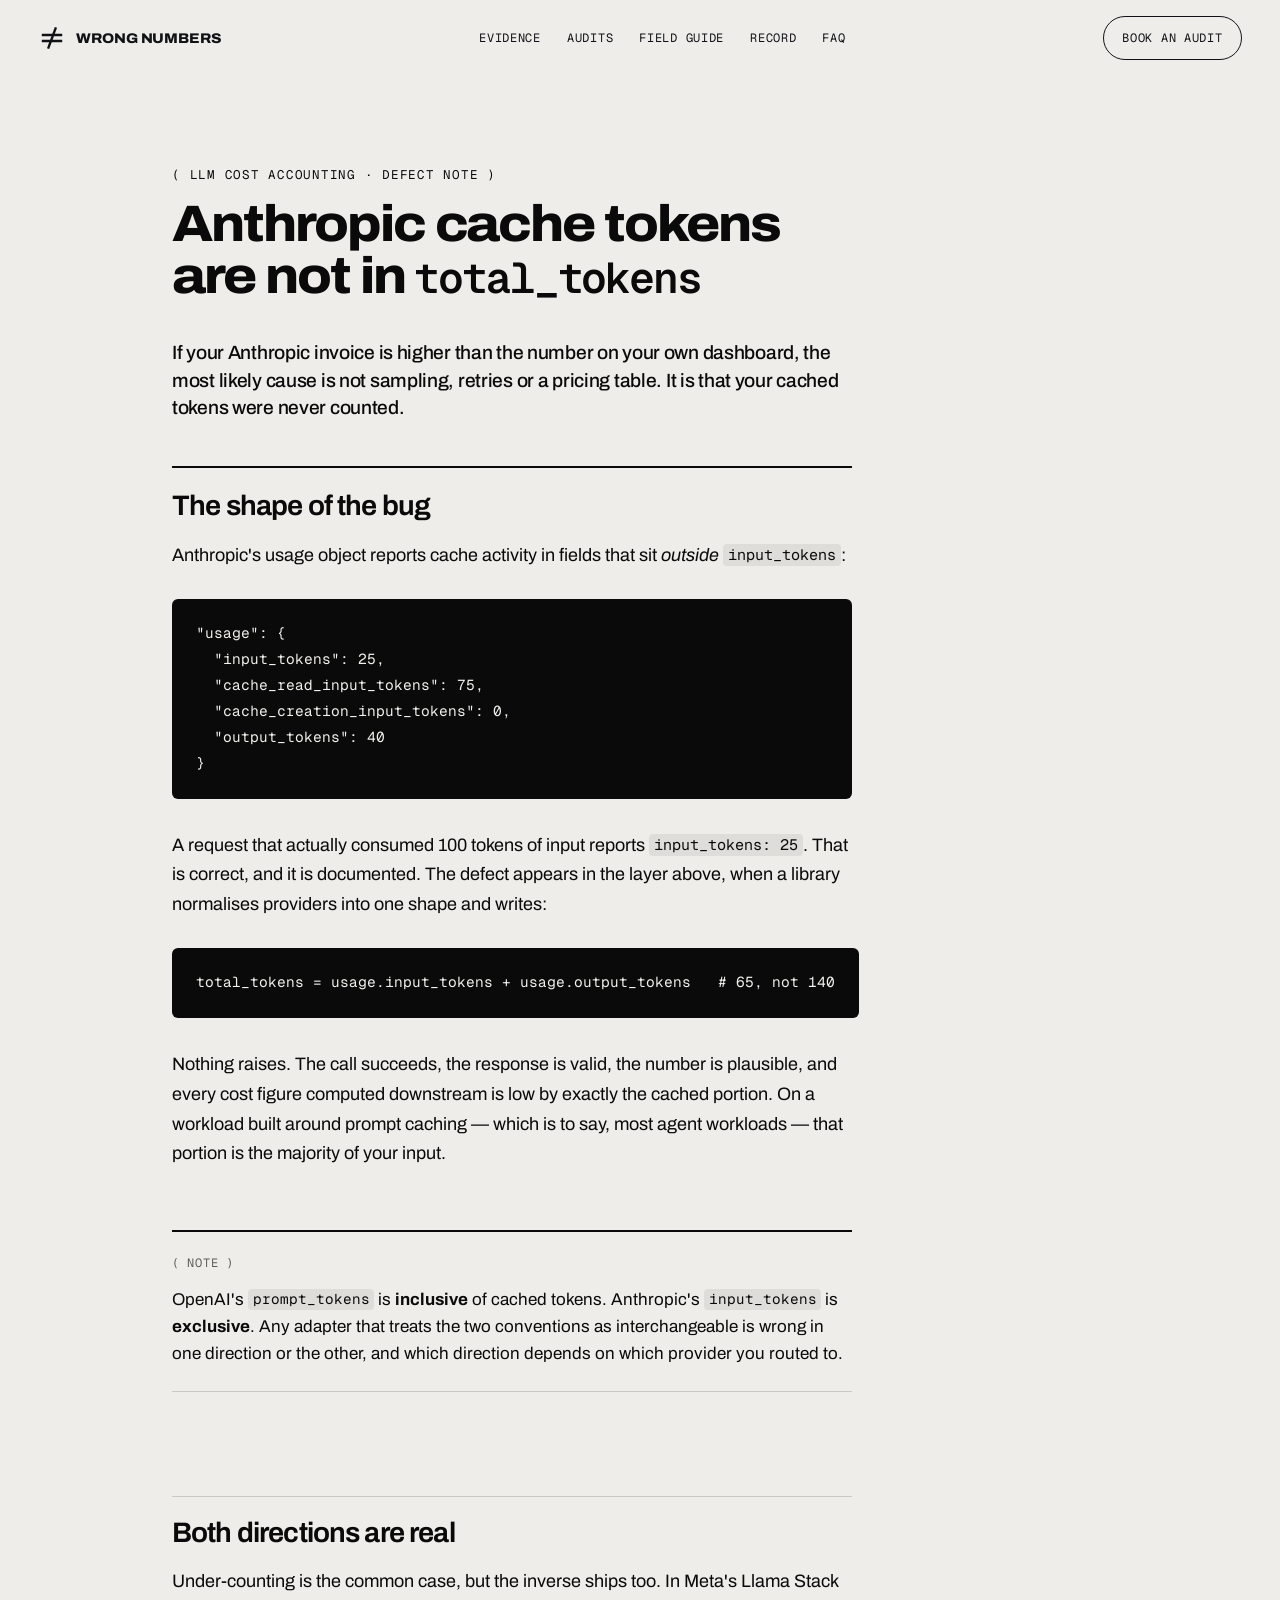
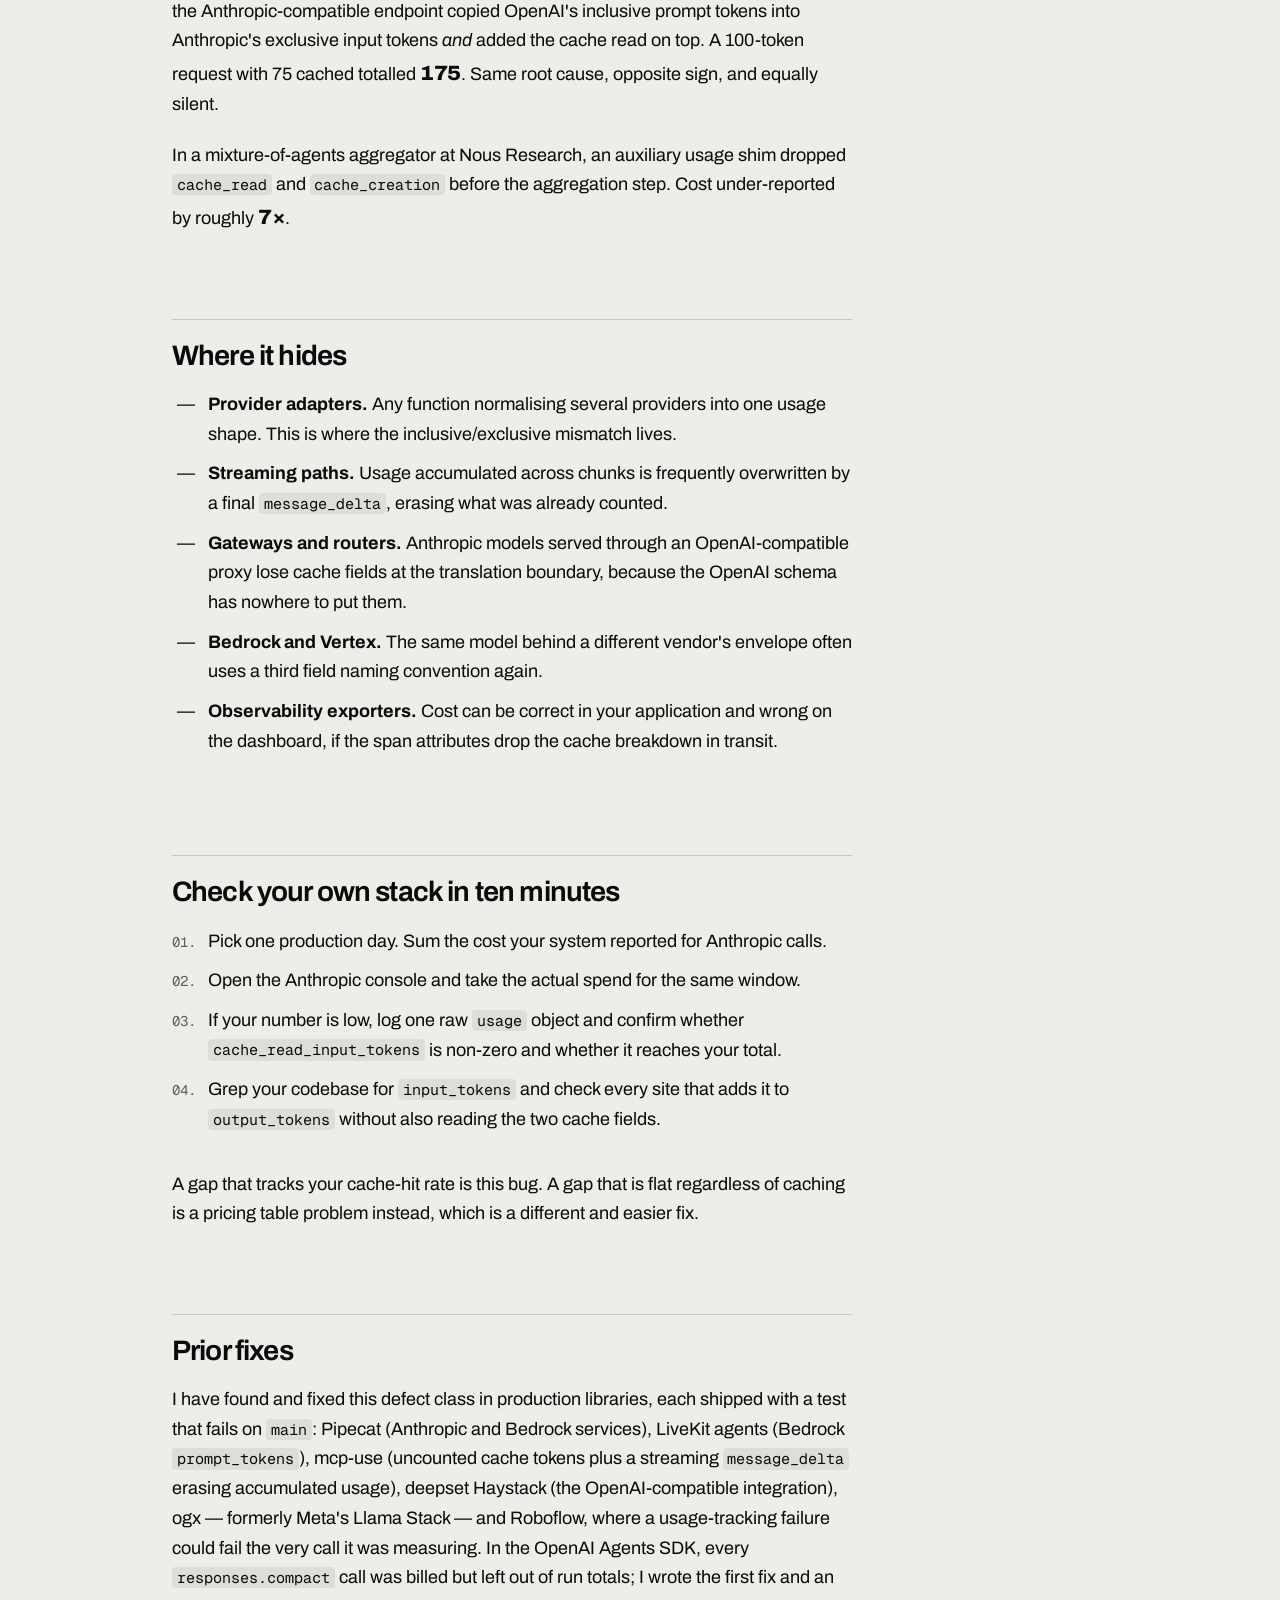
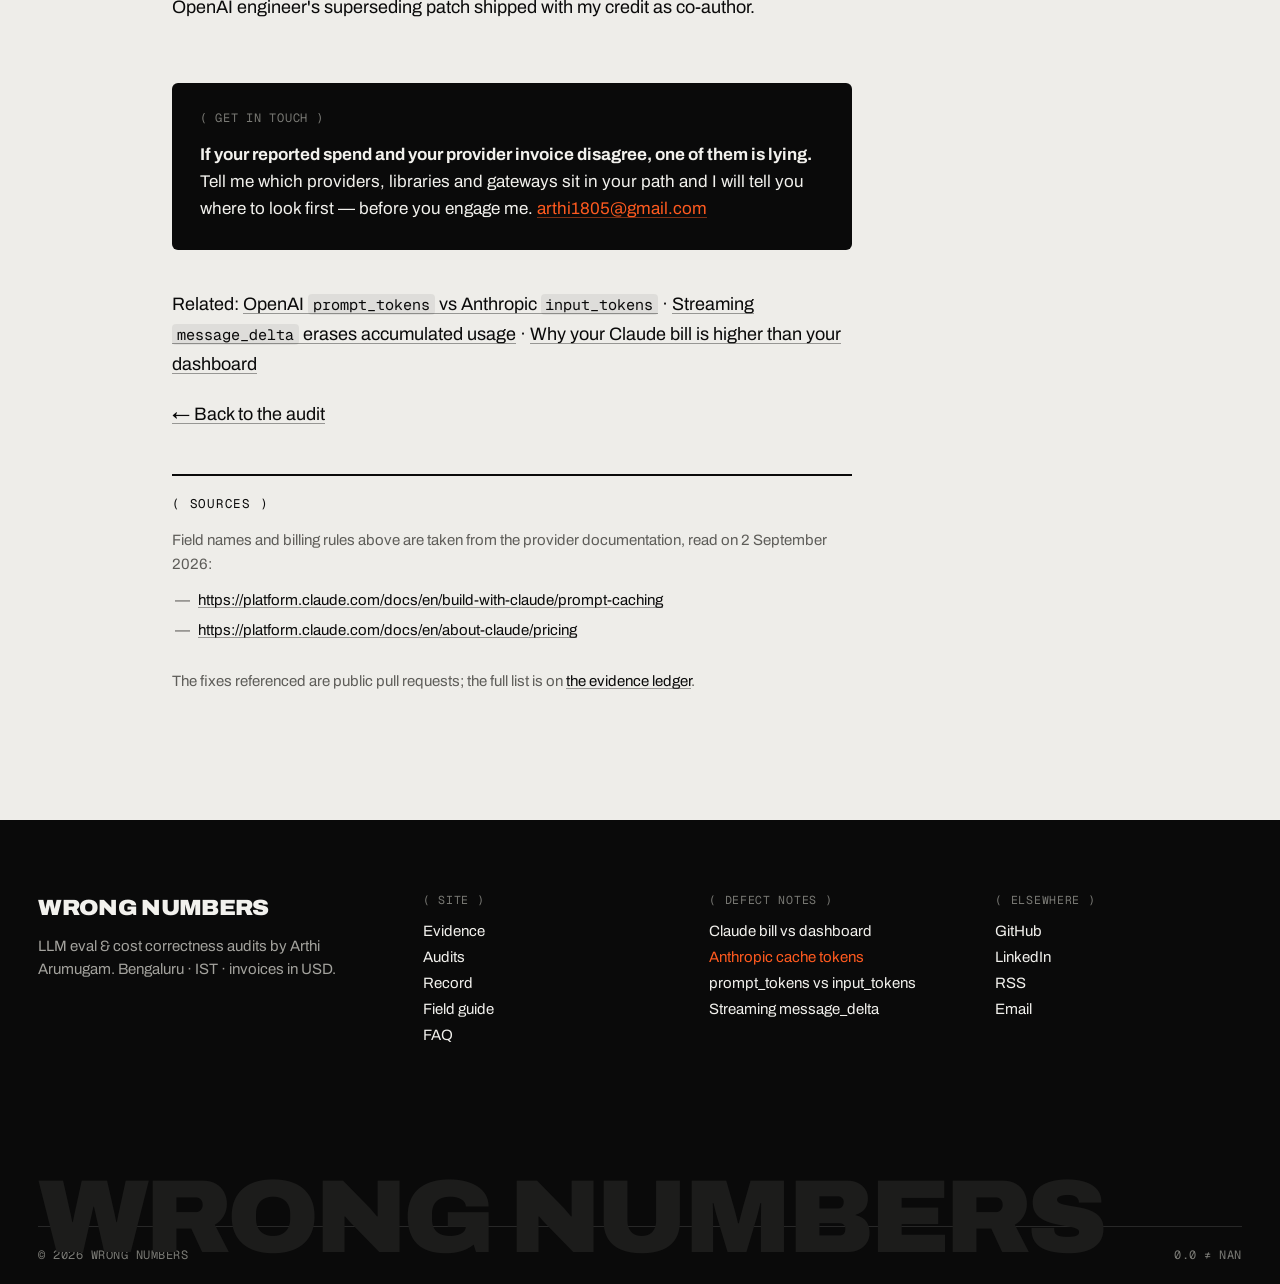
<file: articles/anthropic-cache-tokens-not-counted/index.html>
<!doctype html>
<html lang="en">
<head>
<meta charset="utf-8">
<meta name="viewport" content="width=device-width, initial-scale=1">

<title>Anthropic cache tokens not counted in total_tokens</title>
<meta name="description" content="Your Anthropic bill beats your dashboard because cached tokens sit outside input_tokens. Where the bug hides, and how to check your own stack in ten minutes.">
<link rel="canonical" href="https://wrong-numbers.dev/articles/anthropic-cache-tokens-not-counted/">

<meta property="og:type" content="article">
<meta property="og:url" content="https://wrong-numbers.dev/articles/anthropic-cache-tokens-not-counted/">
<meta property="og:title" content="Anthropic cache tokens not counted in total_tokens">
<meta property="og:description" content="Why your reported LLM cost reads low, where the bug lives, and how to check your own stack in ten minutes.">
<meta name="twitter:card" content="summary_large_image">

<link rel="icon" href="/favicon.svg" type="image/svg+xml">

<link rel="preconnect" href="https://fonts.googleapis.com">
<link rel="preconnect" href="https://fonts.gstatic.com" crossorigin>
<link rel="stylesheet" href="https://fonts.googleapis.com/css2?family=Archivo:ital,wdth,wght@0,62..125,100..900;1,62..125,100..900&family=Geist+Mono:wght@400..700&display=swap">
<link rel="stylesheet" href="/article.css">

<script type="application/ld+json">
{
  "@context": "https://schema.org",
  "@type": "TechArticle",
  "headline": "Anthropic cache tokens not counted in total_tokens — why your LLM cost reads low",
  "description": "cache_read_input_tokens and cache_creation_input_tokens sit outside input_tokens. Libraries that sum only input and output silently under-report every cached request.",
  "author": {
    "@type": "Person",
    "name": "Arthi Arumugam",
    "url": "https://wrong-numbers.dev/",
    "sameAs": ["https://github.com/arthi-arumugam-git"]
  },
  "publisher": { "@type": "Person", "name": "Arthi Arumugam" },
  "mainEntityOfPage": "https://wrong-numbers.dev/articles/anthropic-cache-tokens-not-counted/",
  "about": ["Anthropic prompt caching", "LLM token accounting", "LLM cost attribution"]
}
</script>
</head>

<body>
<a class="skip" href="#main">Skip to content</a>
<div class="progress" aria-hidden="true"><span></span></div>

<header class="bar">
  <a class="bar-mark" href="/" aria-label="Wrong Numbers, home">
    <svg width="28" height="28" viewBox="0 0 28 28" fill="none" aria-hidden="true"><path d="M5 11h18M5 17h18" stroke="currentColor" stroke-width="2.4" stroke-linecap="square"/><path d="M17.5 4.5l-7 19" stroke="currentColor" stroke-width="2.4" stroke-linecap="square"/></svg>
    <span>Wrong Numbers</span>
  </a>
  <nav class="bar-nav" aria-label="Primary">
    <a href="/#ledger">Evidence</a>
    <a href="/audits/">Audits</a>
    <a href="/field-guide/">Field guide</a>
    <a href="/#proof">Record</a>
    <a href="/#faq">FAQ</a>
  </nav>
  <a class="bar-cta" href="mailto:arthi1805@gmail.com?subject=Audit%20enquiry">Book an audit</a>
</header>

<main id="main">
<section class="article">

  <p class="meta">LLM cost accounting · defect note</p>
  <h1>Anthropic cache tokens are not in <code>total_tokens</code></h1>

  <p class="lede">
    If your Anthropic invoice is higher than the number on your own dashboard, the most likely cause
    is not sampling, retries or a pricing table. It is that your cached tokens were never counted.
  </p>

  <h2>The shape of the bug</h2>

  <p>
    Anthropic's usage object reports cache activity in fields that sit <em>outside</em>
    <code>input_tokens</code>:
  </p>

<pre><code>"usage": {
  "input_tokens": 25,
  "cache_read_input_tokens": 75,
  "cache_creation_input_tokens": 0,
  "output_tokens": 40
}</code></pre>

  <p>
    A request that actually consumed 100 tokens of input reports <code>input_tokens: 25</code>. That
    is correct, and it is documented. The defect appears in the layer above, when a library normalises
    providers into one shape and writes:
  </p>

<pre><code>total_tokens = usage.input_tokens + usage.output_tokens   # 65, not 140</code></pre>

  <p>
    Nothing raises. The call succeeds, the response is valid, the number is plausible, and every cost
    figure computed downstream is low by exactly the cached portion. On a workload built around prompt
    caching &mdash; which is to say, most agent workloads &mdash; that portion is the majority of your input.
  </p>

  <div class="callout">
    <p>
      OpenAI's <code>prompt_tokens</code> is <strong>inclusive</strong> of cached tokens. Anthropic's
      <code>input_tokens</code> is <strong>exclusive</strong>. Any adapter that treats the two
      conventions as interchangeable is wrong in one direction or the other, and which direction
      depends on which provider you routed to.
    </p>
  </div>

  <h2>Both directions are real</h2>

  <p>
    Under-counting is the common case, but the inverse ships too. In Meta's Llama Stack the
    Anthropic-compatible endpoint copied OpenAI's inclusive prompt tokens into Anthropic's exclusive
    input tokens <em>and</em> added the cache read on top. A 100-token request with 75 cached totalled
    <span class="num">175</span>. Same root cause, opposite sign, and equally silent.
  </p>

  <p>
    In a mixture-of-agents aggregator at Nous Research, an auxiliary usage shim dropped
    <code>cache_read</code> and <code>cache_creation</code> before the aggregation step. Cost
    under-reported by roughly <span class="num">7&times;</span>.
  </p>

  <h2>Where it hides</h2>

  <ul>
    <li>
      <strong>Provider adapters.</strong> Any function normalising several providers into one usage
      shape. This is where the inclusive/exclusive mismatch lives.
    </li>
    <li>
      <strong>Streaming paths.</strong> Usage accumulated across chunks is frequently overwritten by a
      final <code>message_delta</code>, erasing what was already counted.
    </li>
    <li>
      <strong>Gateways and routers.</strong> Anthropic models served through an OpenAI-compatible proxy
      lose cache fields at the translation boundary, because the OpenAI schema has nowhere to put them.
    </li>
    <li>
      <strong>Bedrock and Vertex.</strong> The same model behind a different vendor's envelope often
      uses a third field naming convention again.
    </li>
    <li>
      <strong>Observability exporters.</strong> Cost can be correct in your application and wrong on the
      dashboard, if the span attributes drop the cache breakdown in transit.
    </li>
  </ul>

  <h2>Check your own stack in ten minutes</h2>

  <ol>
    <li>Pick one production day. Sum the cost your system reported for Anthropic calls.</li>
    <li>Open the Anthropic console and take the actual spend for the same window.</li>
    <li>
      If your number is low, log one raw <code>usage</code> object and confirm whether
      <code>cache_read_input_tokens</code> is non-zero and whether it reaches your total.
    </li>
    <li>
      Grep your codebase for <code>input_tokens</code> and check every site that adds it to
      <code>output_tokens</code> without also reading the two cache fields.
    </li>
  </ol>

  <p>
    A gap that tracks your cache-hit rate is this bug. A gap that is flat regardless of caching is a
    pricing table problem instead, which is a different and easier fix.
  </p>

  <h2>Prior fixes</h2>

  <p>
    I have found and fixed this defect class in production libraries, each shipped with a test that
    fails on <code>main</code>: Pipecat (Anthropic and Bedrock services), LiveKit agents (Bedrock
    <code>prompt_tokens</code>), mcp-use (uncounted cache tokens plus a streaming
    <code>message_delta</code> erasing accumulated usage), deepset Haystack (the OpenAI-compatible
    integration), ogx &mdash; formerly Meta's Llama Stack &mdash; and Roboflow, where a usage-tracking failure
    could fail the very call it was measuring. In the OpenAI Agents SDK, every
    <code>responses.compact</code> call was billed but left out of run totals; I wrote the first fix and
    an OpenAI engineer's superseding patch shipped with my credit as co-author.
  </p>

  <div class="callout">
    <p>
      <strong>If your reported spend and your provider invoice disagree, one of them is lying.</strong>
      Tell me which providers, libraries and gateways sit in your path and I will tell you where to look
      first &mdash; before you engage me.
      <a href="mailto:arthi1805@gmail.com?subject=Cache%20token%20accounting">arthi1805@gmail.com</a>
    </p>
  </div>

  <p>
    Related: <a href="/articles/openai-prompt-tokens-vs-anthropic-input-tokens/">OpenAI <code>prompt_tokens</code> vs Anthropic <code>input_tokens</code></a>
    · <a href="/articles/streaming-message-delta-erases-token-usage/">Streaming <code>message_delta</code> erases accumulated usage</a>
    · <a href="/articles/claude-bill-higher-than-dashboard/">Why your Claude bill is higher than your dashboard</a>
  </p>

  <p><a href="/">&larr; Back to the audit</a></p>

</section>
<section id="sources"><h2>Sources</h2><p>Field names and billing rules above are taken from the provider documentation, read on 2 September 2026:</p><ul><li><a href="https://platform.claude.com/docs/en/build-with-claude/prompt-caching">https://platform.claude.com/docs/en/build-with-claude/prompt-caching</a></li><li><a href="https://platform.claude.com/docs/en/about-claude/pricing">https://platform.claude.com/docs/en/about-claude/pricing</a></li></ul><p>The fixes referenced are public pull requests; the full list is on <a href="https://wrong-numbers.dev/#ledger">the evidence ledger</a>.</p></section>
</main>

<footer class="foot ink">
  <div class="foot-in">
    <div class="foot-col">
      <p class="foot-brand">Wrong Numbers</p>
      <p>LLM eval &amp; cost correctness audits by Arthi Arumugam. Bengaluru · IST · invoices in USD.</p>
    </div>
    <nav class="foot-col" aria-label="Site">
      <span class="mini">( Site )</span>
      <a href="/#ledger">Evidence</a>
      <a href="/audits/">Audits</a>
      <a href="/#proof">Record</a>
      <a href="/field-guide/">Field guide</a>
      <a href="/#faq">FAQ</a>
    </nav>
    <nav class="foot-col" aria-label="Defect notes">
      <span class="mini">( Defect notes )</span>
      <a href="/articles/claude-bill-higher-than-dashboard/">Claude bill vs dashboard</a>
      <a href="/articles/anthropic-cache-tokens-not-counted/" aria-current="page">Anthropic cache tokens</a>
      <a href="/articles/openai-prompt-tokens-vs-anthropic-input-tokens/">prompt_tokens vs input_tokens</a>
      <a href="/articles/streaming-message-delta-erases-token-usage/">Streaming message_delta</a>
    </nav>
    <nav class="foot-col" aria-label="Elsewhere">
      <span class="mini">( Elsewhere )</span>
      <a href="https://github.com/arthi-arumugam-git">GitHub</a>
      <a href="https://www.linkedin.com/in/arthi-arumugam-ai-engineer">LinkedIn</a>
      <a href="/feed.xml">RSS</a>
      <a href="mailto:arthi1805@gmail.com">Email</a>
    </nav>
  </div>
  <p class="foot-wm" aria-hidden="true"><span>W</span><span>r</span><span>o</span><span>n</span><span>g</span> <span>N</span><span>u</span><span>m</span><span>b</span><span>e</span><span>r</span><span>s</span></p>
  <p class="foot-base"><span>© 2026 Wrong Numbers</span><span>0.0 ≠ nan</span></p>
</footer>

<script src="/article.js" defer></script>
</body>
</html>
</file>
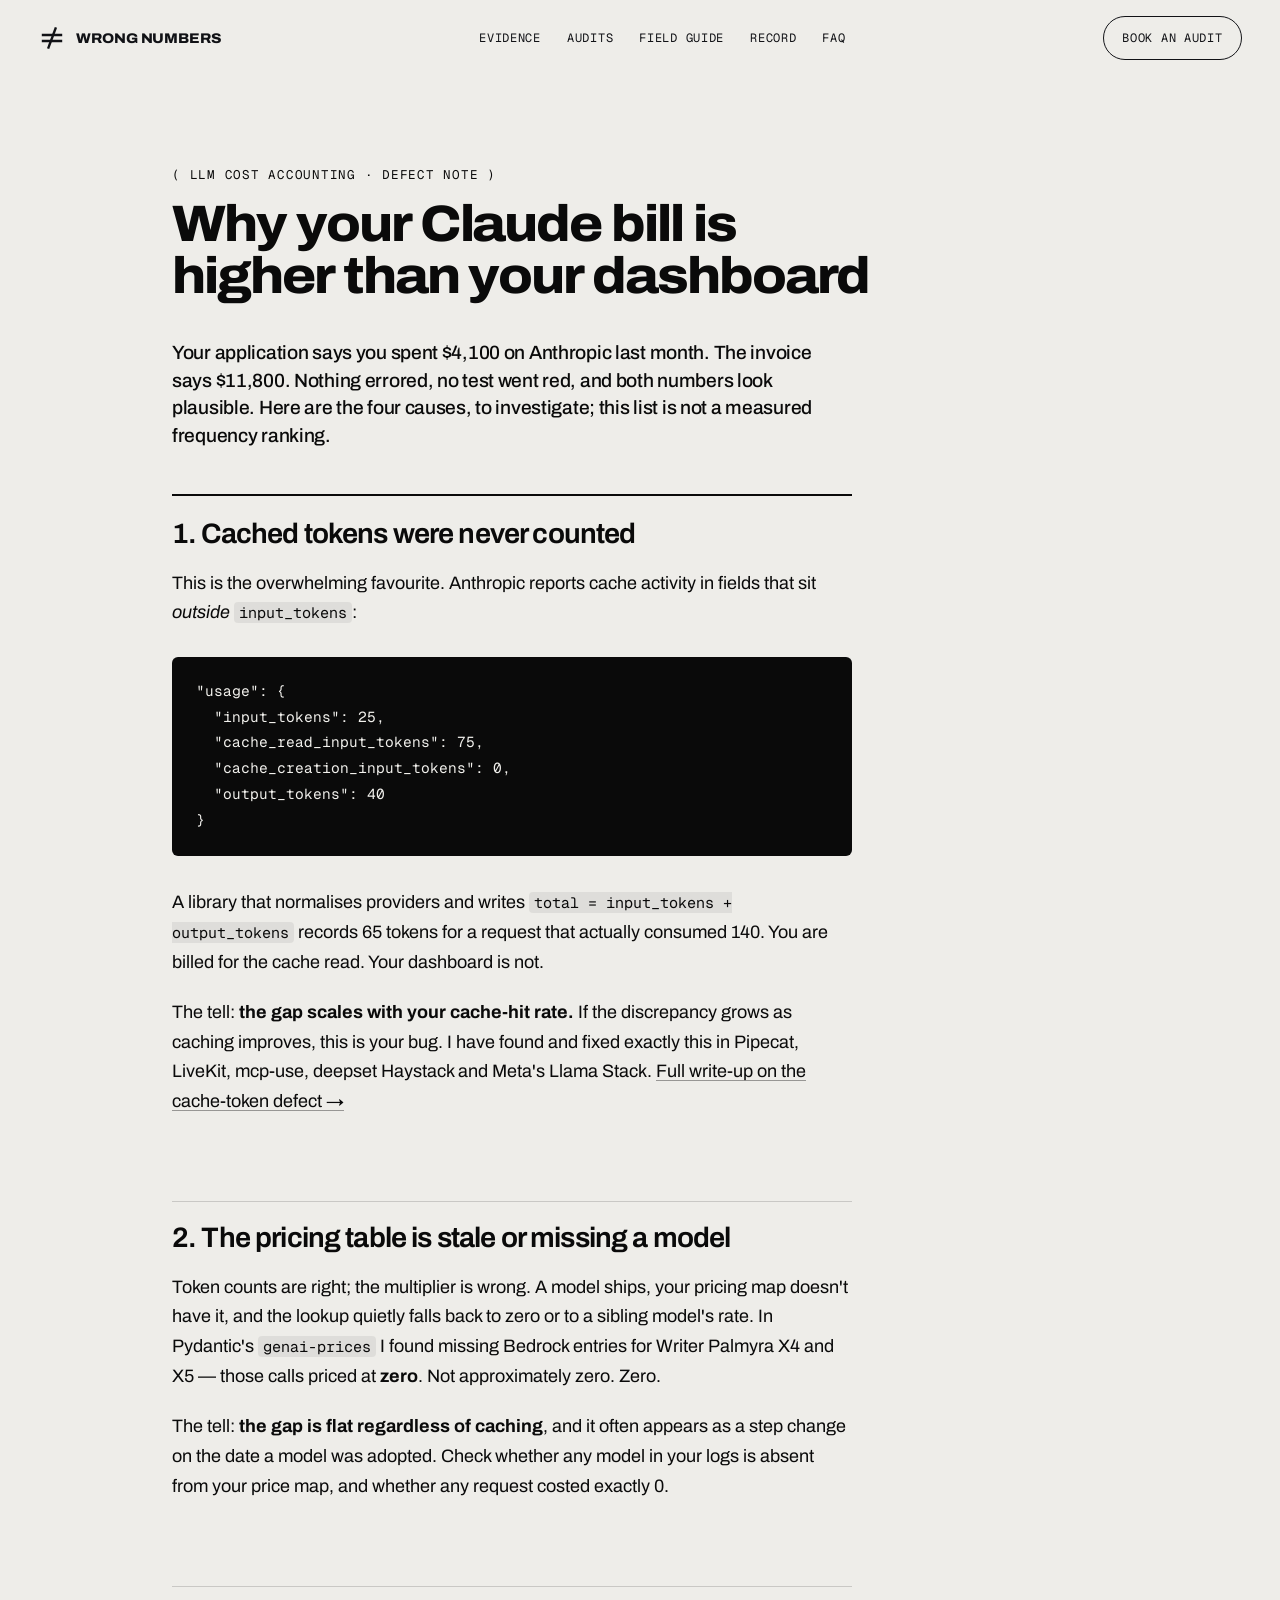
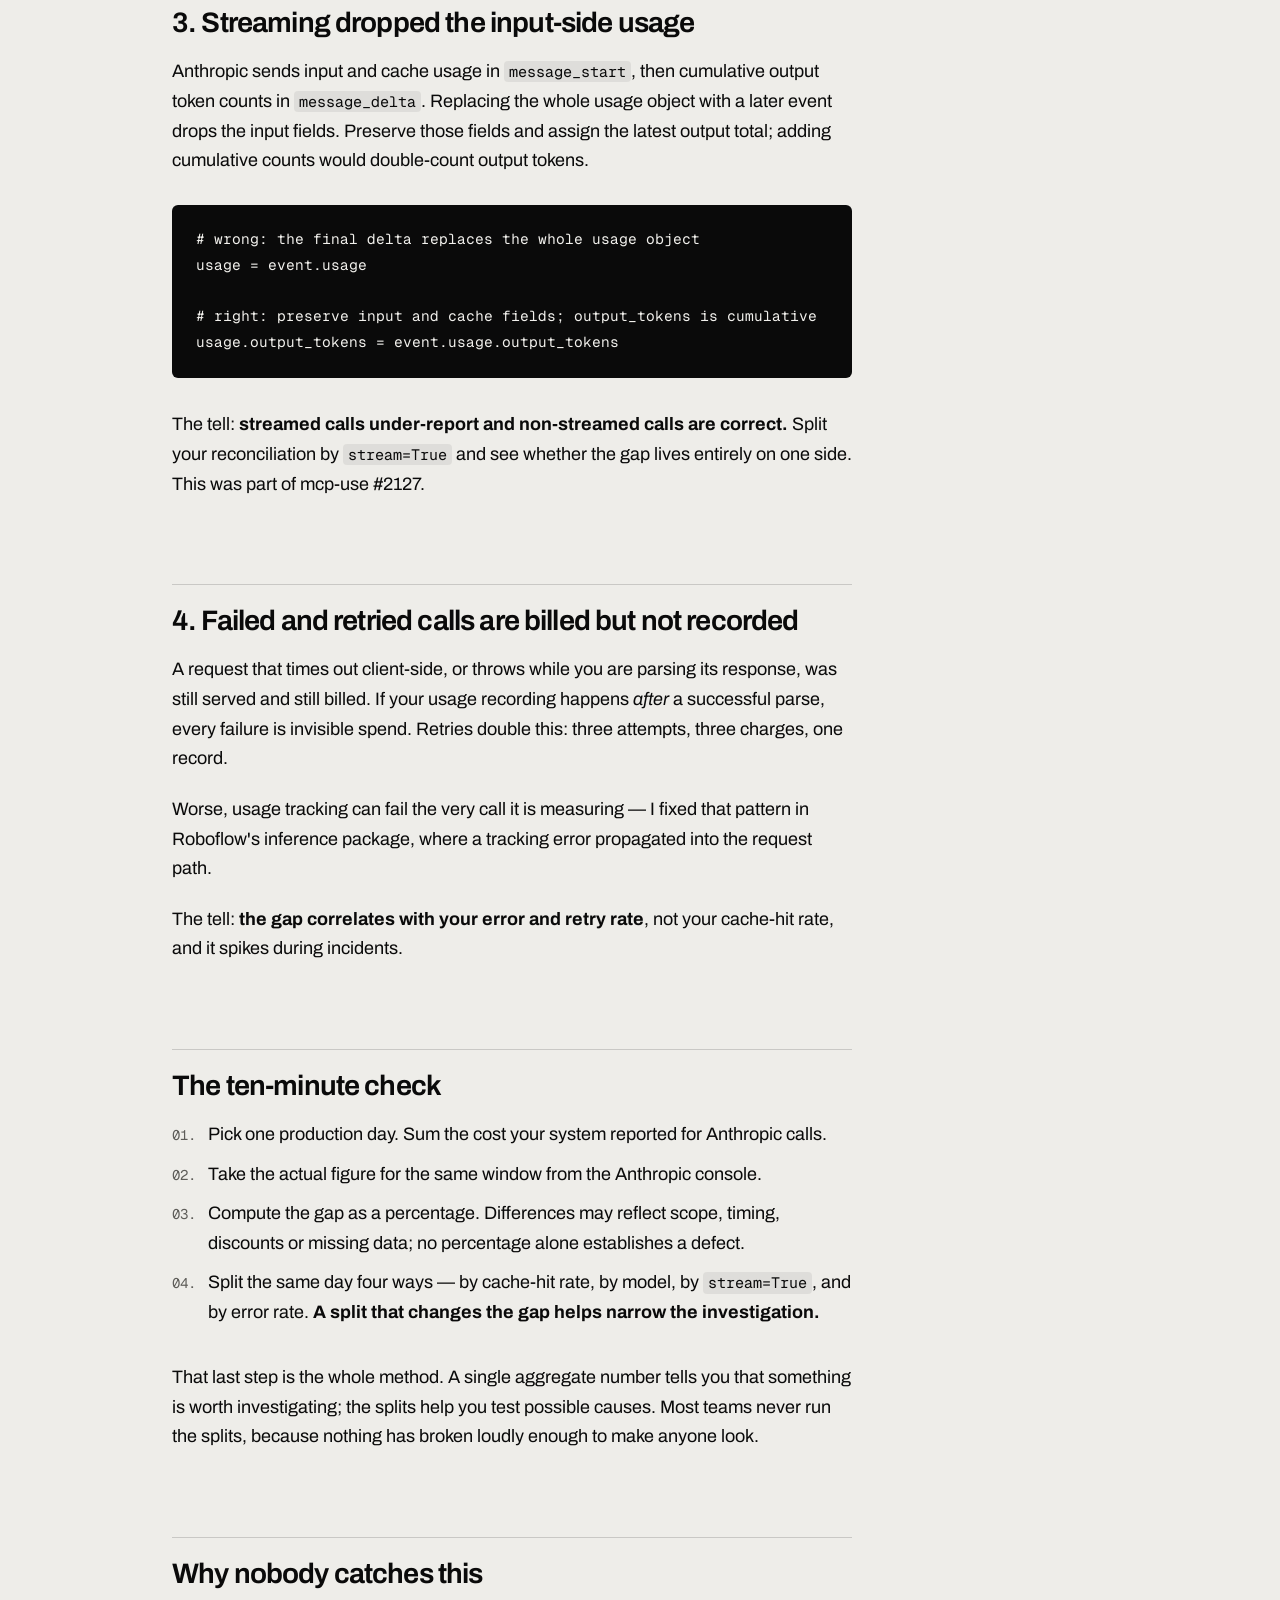
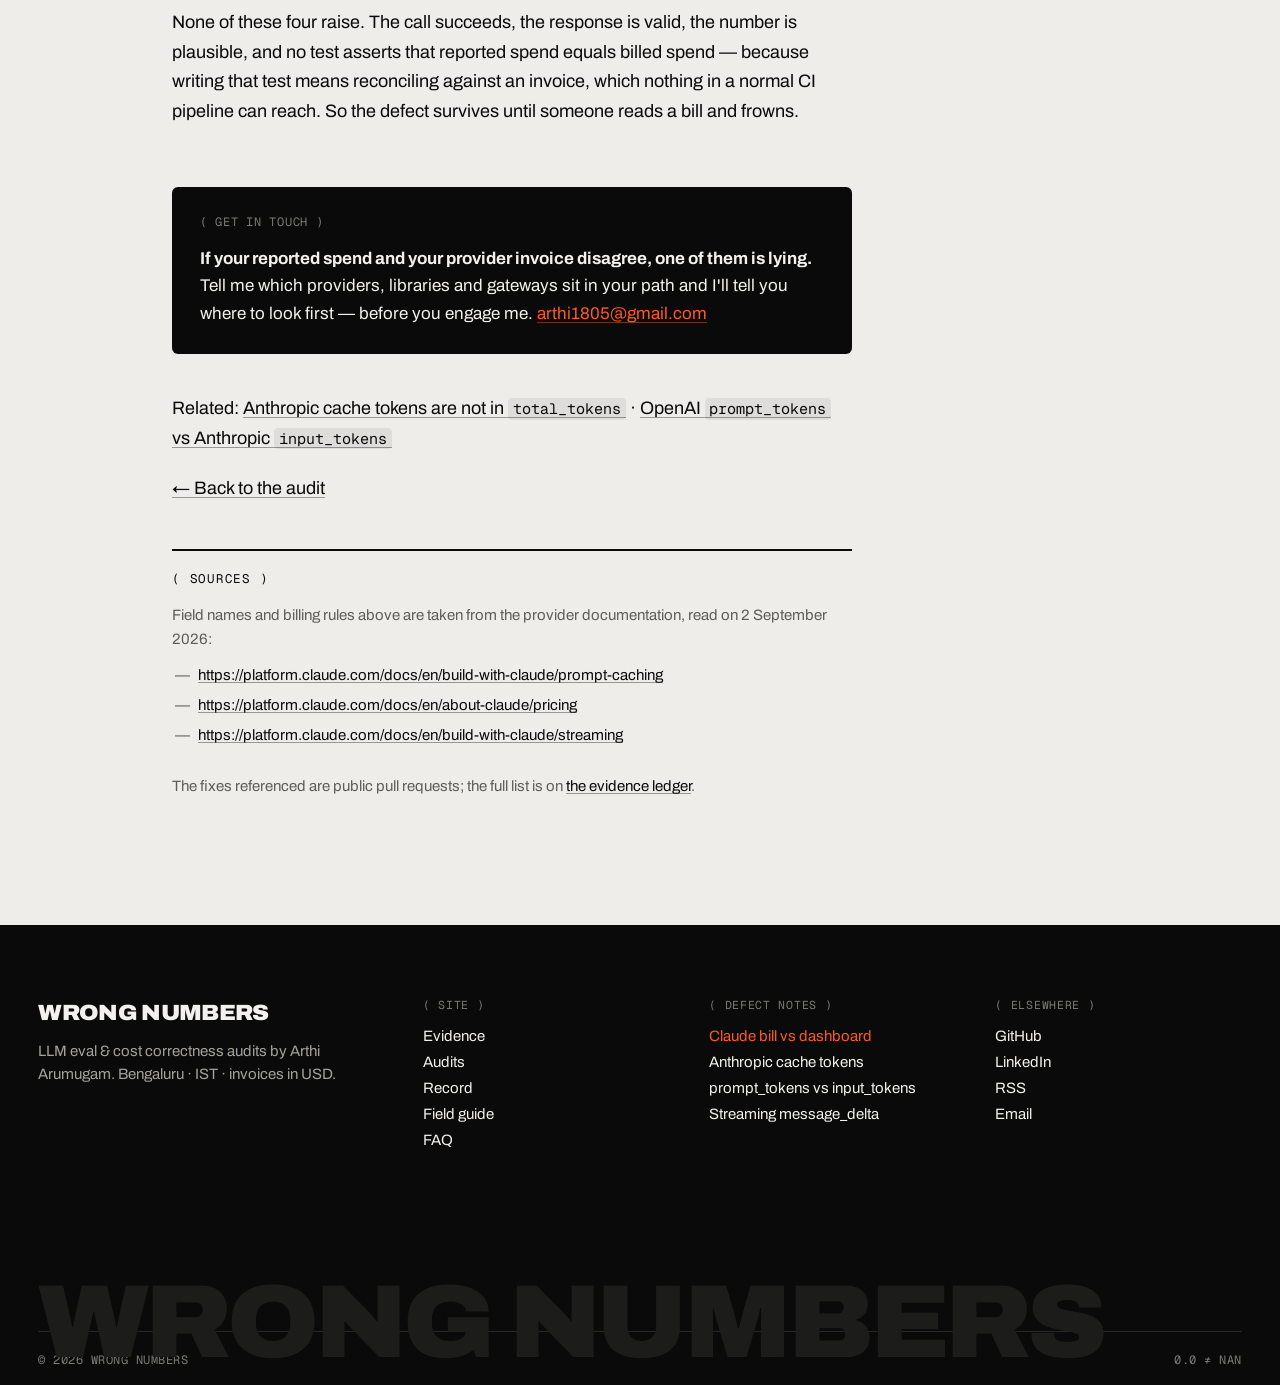
<file: articles/claude-bill-higher-than-dashboard/index.html>
<!doctype html>
<html lang="en">
<head>
<meta charset="utf-8">
<meta name="viewport" content="width=device-width, initial-scale=1">

<title>Why your Claude bill is higher than your dashboard</title>
<meta name="description" content="Four possible causes of under-reported LLM spend and a reconciliation check to narrow the investigation.">
<link rel="canonical" href="https://wrong-numbers.dev/articles/claude-bill-higher-than-dashboard/">

<meta property="og:type" content="article">
<meta property="og:url" content="https://wrong-numbers.dev/articles/claude-bill-higher-than-dashboard/">
<meta property="og:title" content="Why your Claude bill is higher than your dashboard">
<meta property="og:description" content="Four possible causes and a reconciliation check to guide your investigation.">
<meta property="og:site_name" content="Wrong Numbers">
<meta name="twitter:card" content="summary_large_image">

<link rel="icon" href="/favicon.svg" type="image/svg+xml">

<link rel="preconnect" href="https://fonts.googleapis.com">
<link rel="preconnect" href="https://fonts.gstatic.com" crossorigin>
<link rel="stylesheet" href="https://fonts.googleapis.com/css2?family=Archivo:ital,wdth,wght@0,62..125,100..900;1,62..125,100..900&family=Geist+Mono:wght@400..700&display=swap">
<link rel="stylesheet" href="/article.css">

<script type="application/ld+json">
{
  "@context": "https://schema.org",
  "@type": "TechArticle",
  "headline": "Why your Claude bill is higher than your dashboard says",
  "description": "Four possible causes of under-reported LLM spend, with a reconciliation check to guide investigation.",
  "author": { "@type": "Person", "name": "Arthi Arumugam", "url": "https://wrong-numbers.dev/", "sameAs": ["https://github.com/arthi-arumugam-git"] },
  "publisher": { "@type": "Person", "name": "Arthi Arumugam" },
  "mainEntityOfPage": "https://wrong-numbers.dev/articles/claude-bill-higher-than-dashboard/",
  "about": ["Anthropic billing", "LLM cost attribution", "Prompt caching", "Token accounting"]
}
</script>
</head>

<body>
<a class="skip" href="#main">Skip to content</a>
<div class="progress" aria-hidden="true"><span></span></div>

<header class="bar">
  <a class="bar-mark" href="/" aria-label="Wrong Numbers, home">
    <svg width="28" height="28" viewBox="0 0 28 28" fill="none" aria-hidden="true"><path d="M5 11h18M5 17h18" stroke="currentColor" stroke-width="2.4" stroke-linecap="square"/><path d="M17.5 4.5l-7 19" stroke="currentColor" stroke-width="2.4" stroke-linecap="square"/></svg>
    <span>Wrong Numbers</span>
  </a>
  <nav class="bar-nav" aria-label="Primary">
    <a href="/#ledger">Evidence</a>
    <a href="/audits/">Audits</a>
    <a href="/field-guide/">Field guide</a>
    <a href="/#proof">Record</a>
    <a href="/#faq">FAQ</a>
  </nav>
  <a class="bar-cta" href="mailto:arthi1805@gmail.com?subject=Audit%20enquiry">Book an audit</a>
</header>

<main id="main">
<section class="article">

  <p class="meta">LLM cost accounting · defect note</p>
  <h1>Why your Claude bill is higher than your dashboard</h1>

  <p class="lede">
    Your application says you spent $4,100 on Anthropic last month. The invoice says $11,800.
    Nothing errored, no test went red, and both numbers look plausible. Here are the four causes,
    to investigate; this list is not a measured frequency ranking.
  </p>

  <h2>1. Cached tokens were never counted</h2>

  <p>
    This is the overwhelming favourite. Anthropic reports cache activity in fields that sit
    <em>outside</em> <code>input_tokens</code>:
  </p>

<pre><code>"usage": {
  "input_tokens": 25,
  "cache_read_input_tokens": 75,
  "cache_creation_input_tokens": 0,
  "output_tokens": 40
}</code></pre>

  <p>
    A library that normalises providers and writes
    <code>total = input_tokens + output_tokens</code> records 65 tokens for a request that
    actually consumed 140. You are billed for the cache read. Your dashboard is not.
  </p>

  <p>
    The tell: <strong>the gap scales with your cache-hit rate.</strong> If the discrepancy grows
    as caching improves, this is your bug. I have found and fixed exactly this in Pipecat,
    LiveKit, mcp-use, deepset Haystack and Meta's Llama Stack.
    <a href="/articles/anthropic-cache-tokens-not-counted/">Full write-up on the cache-token defect →</a>
  </p>

  <h2>2. The pricing table is stale or missing a model</h2>

  <p>
    Token counts are right; the multiplier is wrong. A model ships, your pricing map doesn't have
    it, and the lookup quietly falls back to zero or to a sibling model's rate. In Pydantic's
    <code>genai-prices</code> I found missing Bedrock entries for Writer Palmyra X4 and X5 — those
    calls priced at <strong>zero</strong>. Not approximately zero. Zero.
  </p>

  <p>
    The tell: <strong>the gap is flat regardless of caching</strong>, and it often appears as a
    step change on the date a model was adopted. Check whether any model in your logs is absent
    from your price map, and whether any request costed exactly 0.
  </p>

  <h2>3. Streaming dropped the input-side usage</h2>

  <p>
    Anthropic sends input and cache usage in <code>message_start</code>, then cumulative output
    token counts in <code>message_delta</code>. Replacing the whole usage object with a later
    event drops the input fields. Preserve those fields and assign the latest output total;
    adding cumulative counts would double-count output tokens.
  </p>

<pre><code># wrong: the final delta replaces the whole usage object
usage = event.usage

# right: preserve input and cache fields; output_tokens is cumulative
usage.output_tokens = event.usage.output_tokens</code></pre>

  <p>
    The tell: <strong>streamed calls under-report and non-streamed calls are correct.</strong>
    Split your reconciliation by <code>stream=True</code> and see whether the gap lives entirely
    on one side. This was part of mcp-use #2127.
  </p>

  <h2>4. Failed and retried calls are billed but not recorded</h2>

  <p>
    A request that times out client-side, or throws while you are parsing its response, was still
    served and still billed. If your usage recording happens <em>after</em> a successful parse, every
    failure is invisible spend. Retries double this: three attempts, three charges, one record.
  </p>

  <p>
    Worse, usage tracking can fail the very call it is measuring — I fixed that pattern in
    Roboflow's inference package, where a tracking error propagated into the request path.
  </p>

  <p>
    The tell: <strong>the gap correlates with your error and retry rate</strong>, not your cache-hit
    rate, and it spikes during incidents.
  </p>

  <h2>The ten-minute check</h2>

  <ol>
    <li>Pick one production day. Sum the cost your system reported for Anthropic calls.</li>
    <li>Take the actual figure for the same window from the Anthropic console.</li>
    <li>Compute the gap as a percentage. Differences may reflect scope, timing, discounts or missing data; no percentage alone establishes a defect.</li>
    <li>
      Split the same day four ways — by cache-hit rate, by model, by <code>stream=True</code>,
      and by error rate. <strong>A split that changes the gap helps narrow the investigation.</strong>
    </li>
  </ol>

  <p>
    That last step is the whole method. A single aggregate number tells you that something is
    worth investigating; the splits help you test possible causes. Most teams never run the splits, because
    nothing has broken loudly enough to make anyone look.
  </p>

  <h2>Why nobody catches this</h2>

  <p>
    None of these four raise. The call succeeds, the response is valid, the number is plausible,
    and no test asserts that reported spend equals billed spend — because writing that test means
    reconciling against an invoice, which nothing in a normal CI pipeline can reach. So the defect
    survives until someone reads a bill and frowns.
  </p>

  <div class="callout">
    <p>
      <strong>If your reported spend and your provider invoice disagree, one of them is lying.</strong>
      Tell me which providers, libraries and gateways sit in your path and I'll tell you where to
      look first — before you engage me.
      <a href="mailto:arthi1805@gmail.com?subject=Reconciliation">arthi1805@gmail.com</a>
    </p>
  </div>

  <p>
    Related: <a href="/articles/anthropic-cache-tokens-not-counted/">Anthropic cache tokens are not in <code>total_tokens</code></a>
    · <a href="/articles/openai-prompt-tokens-vs-anthropic-input-tokens/">OpenAI <code>prompt_tokens</code> vs Anthropic <code>input_tokens</code></a>
  </p>

  <p><a href="/">← Back to the audit</a></p>

</section>
<section id="sources"><h2>Sources</h2><p>Field names and billing rules above are taken from the provider documentation, read on 2 September 2026:</p><ul><li><a href="https://platform.claude.com/docs/en/build-with-claude/prompt-caching">https://platform.claude.com/docs/en/build-with-claude/prompt-caching</a></li><li><a href="https://platform.claude.com/docs/en/about-claude/pricing">https://platform.claude.com/docs/en/about-claude/pricing</a></li><li><a href="https://platform.claude.com/docs/en/build-with-claude/streaming">https://platform.claude.com/docs/en/build-with-claude/streaming</a></li></ul><p>The fixes referenced are public pull requests; the full list is on <a href="https://wrong-numbers.dev/#ledger">the evidence ledger</a>.</p></section>
</main>

<footer class="foot ink">
  <div class="foot-in">
    <div class="foot-col">
      <p class="foot-brand">Wrong Numbers</p>
      <p>LLM eval &amp; cost correctness audits by Arthi Arumugam. Bengaluru · IST · invoices in USD.</p>
    </div>
    <nav class="foot-col" aria-label="Site">
      <span class="mini">( Site )</span>
      <a href="/#ledger">Evidence</a>
      <a href="/audits/">Audits</a>
      <a href="/#proof">Record</a>
      <a href="/field-guide/">Field guide</a>
      <a href="/#faq">FAQ</a>
    </nav>
    <nav class="foot-col" aria-label="Defect notes">
      <span class="mini">( Defect notes )</span>
      <a href="/articles/claude-bill-higher-than-dashboard/" aria-current="page">Claude bill vs dashboard</a>
      <a href="/articles/anthropic-cache-tokens-not-counted/">Anthropic cache tokens</a>
      <a href="/articles/openai-prompt-tokens-vs-anthropic-input-tokens/">prompt_tokens vs input_tokens</a>
      <a href="/articles/streaming-message-delta-erases-token-usage/">Streaming message_delta</a>
    </nav>
    <nav class="foot-col" aria-label="Elsewhere">
      <span class="mini">( Elsewhere )</span>
      <a href="https://github.com/arthi-arumugam-git">GitHub</a>
      <a href="https://www.linkedin.com/in/arthi-arumugam-ai-engineer">LinkedIn</a>
      <a href="/feed.xml">RSS</a>
      <a href="mailto:arthi1805@gmail.com">Email</a>
    </nav>
  </div>
  <p class="foot-wm" aria-hidden="true"><span>W</span><span>r</span><span>o</span><span>n</span><span>g</span> <span>N</span><span>u</span><span>m</span><span>b</span><span>e</span><span>r</span><span>s</span></p>
  <p class="foot-base"><span>© 2026 Wrong Numbers</span><span>0.0 ≠ nan</span></p>
</footer>

<script src="/article.js" defer></script>
</body>
</html>
</file>
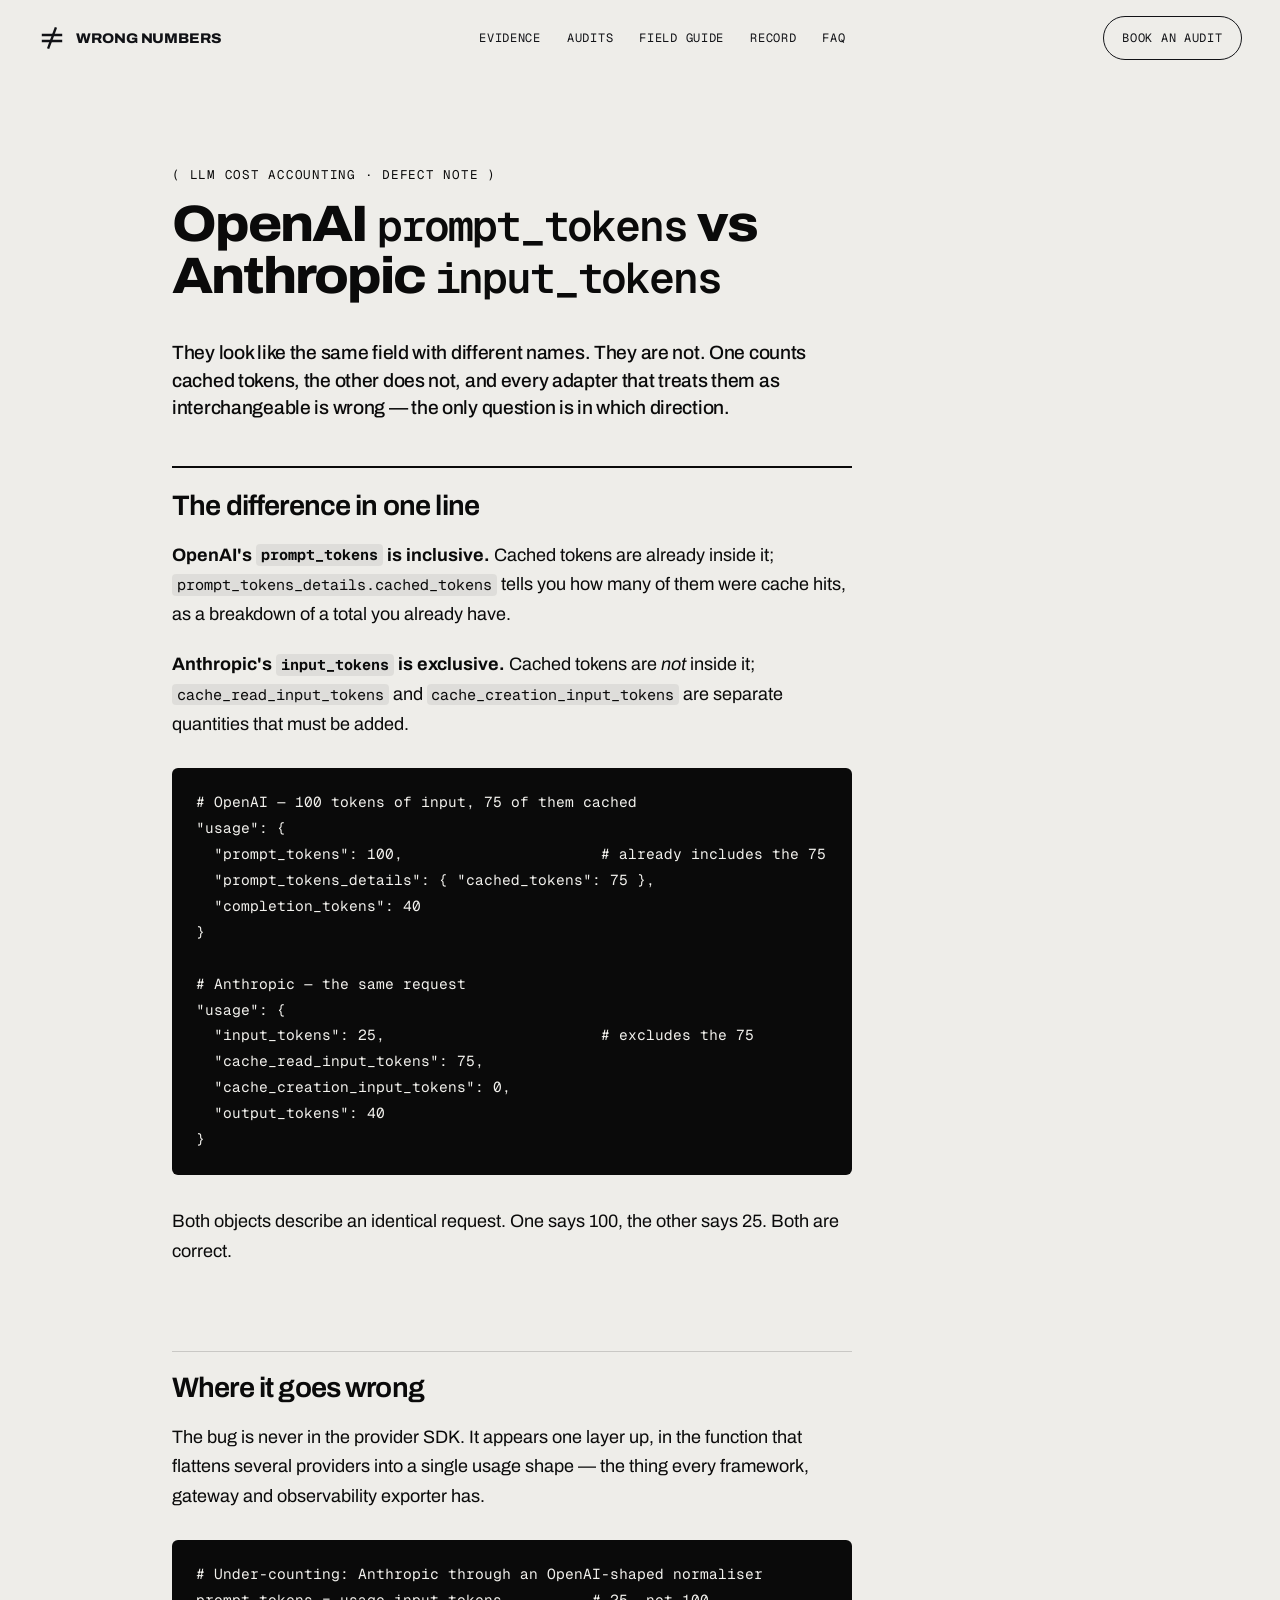
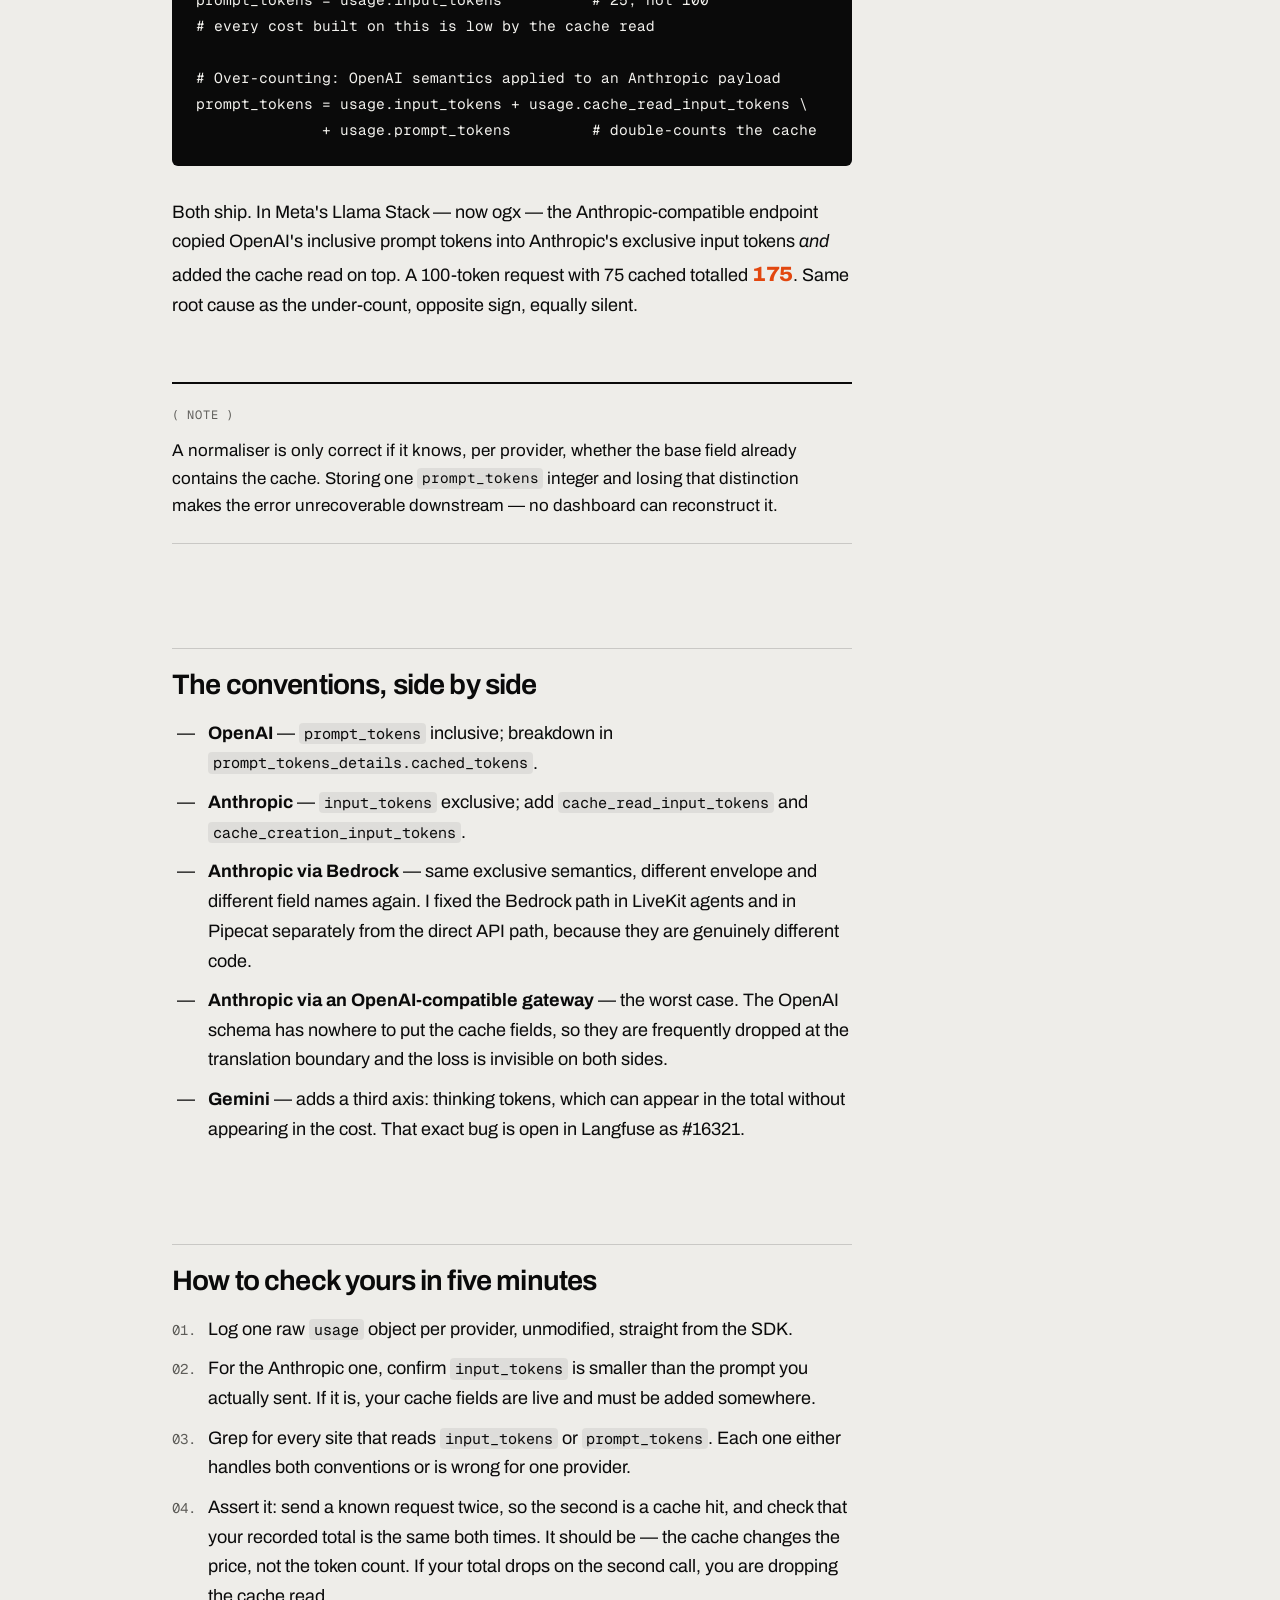
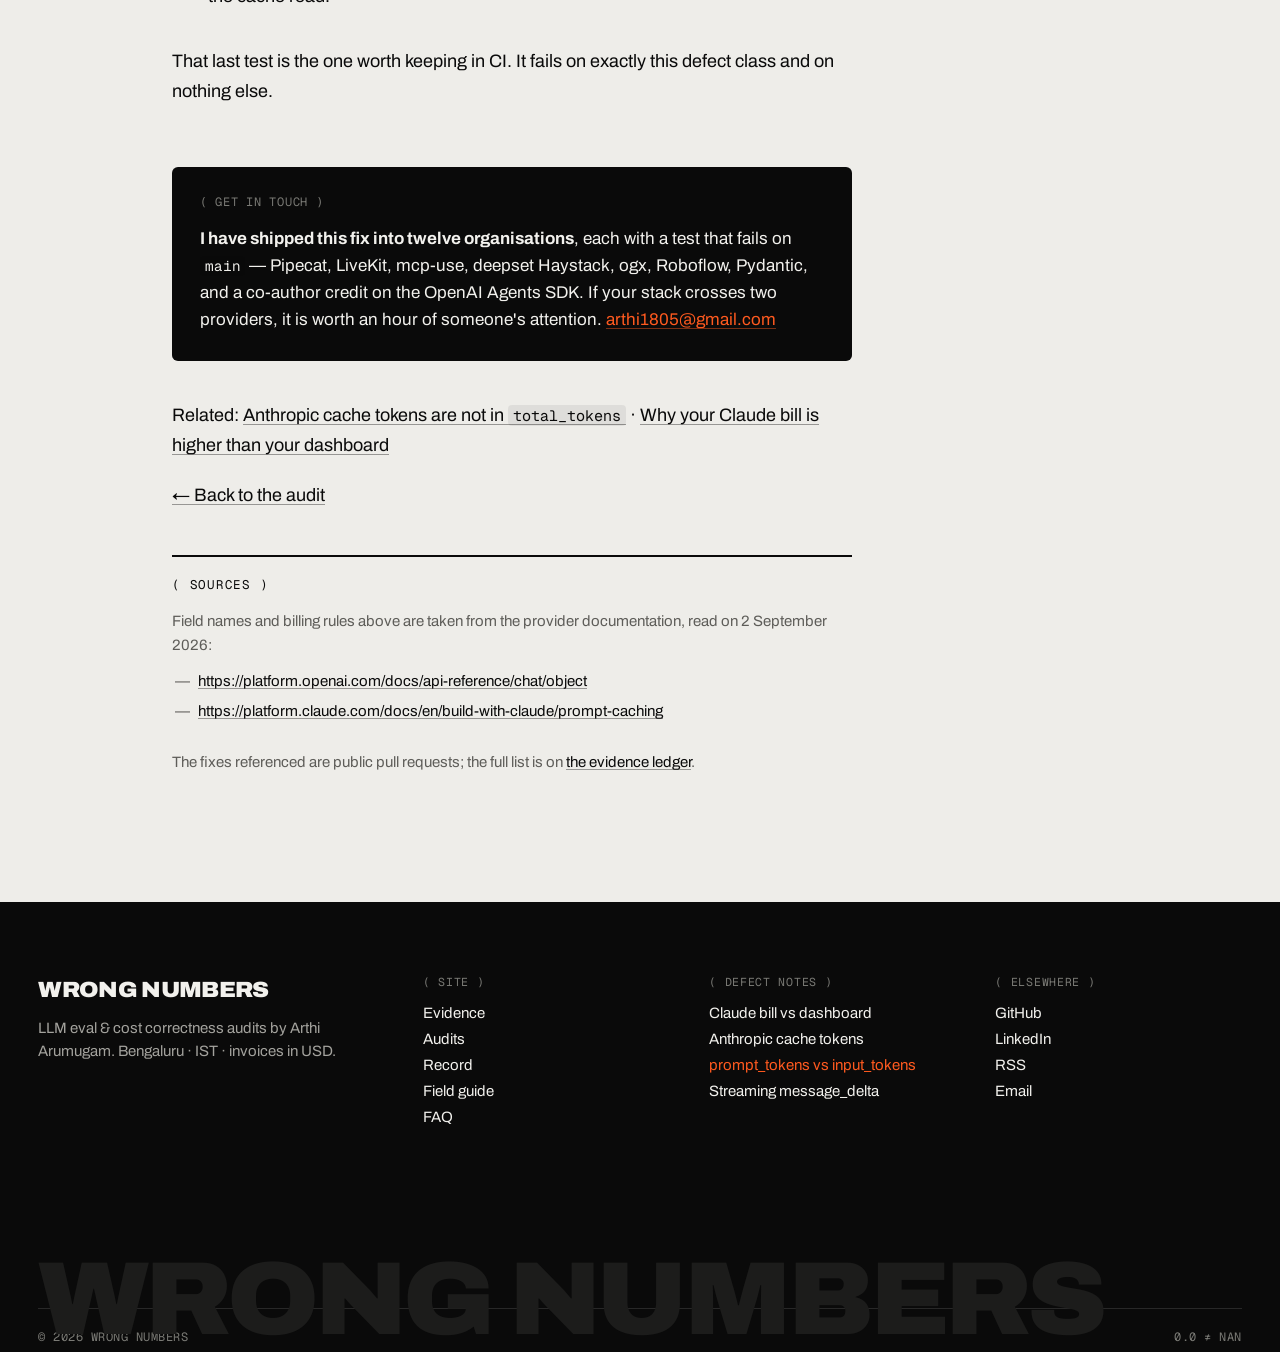
<file: articles/openai-prompt-tokens-vs-anthropic-input-tokens/index.html>
<!doctype html>
<html lang="en">
<head>
<meta charset="utf-8">
<meta name="viewport" content="width=device-width, initial-scale=1">

<title>OpenAI prompt_tokens vs Anthropic input_tokens</title>
<meta name="description" content="OpenAI's prompt_tokens includes cached tokens. Anthropic's input_tokens excludes them. Treating the two as the same field is why normalised cost is wrong.">
<link rel="canonical" href="https://wrong-numbers.dev/articles/openai-prompt-tokens-vs-anthropic-input-tokens/">

<meta property="og:type" content="article">
<meta property="og:url" content="https://wrong-numbers.dev/articles/openai-prompt-tokens-vs-anthropic-input-tokens/">
<meta property="og:title" content="OpenAI prompt_tokens vs Anthropic input_tokens">
<meta property="og:description" content="One is inclusive of cached tokens, the other is exclusive. Any adapter treating them as interchangeable is wrong in one direction or the other.">
<meta property="og:site_name" content="Wrong Numbers">
<meta name="twitter:card" content="summary_large_image">

<link rel="icon" href="/favicon.svg" type="image/svg+xml">

<link rel="preconnect" href="https://fonts.googleapis.com">
<link rel="preconnect" href="https://fonts.gstatic.com" crossorigin>
<link rel="stylesheet" href="https://fonts.googleapis.com/css2?family=Archivo:ital,wdth,wght@0,62..125,100..900;1,62..125,100..900&family=Geist+Mono:wght@400..700&display=swap">
<link rel="stylesheet" href="/article.css">

<script type="application/ld+json">
{
  "@context": "https://schema.org",
  "@type": "TechArticle",
  "headline": "OpenAI prompt_tokens vs Anthropic input_tokens",
  "description": "OpenAI's prompt_tokens is inclusive of cached tokens; Anthropic's input_tokens is exclusive. Normalising the two without accounting for that produces wrong cost in both directions.",
  "author": { "@type": "Person", "name": "Arthi Arumugam", "url": "https://wrong-numbers.dev/", "sameAs": ["https://github.com/arthi-arumugam-git"] },
  "publisher": { "@type": "Person", "name": "Arthi Arumugam" },
  "mainEntityOfPage": "https://wrong-numbers.dev/articles/openai-prompt-tokens-vs-anthropic-input-tokens/",
  "about": ["OpenAI API usage", "Anthropic API usage", "Prompt caching", "Token accounting"]
}
</script>
</head>

<body>
<a class="skip" href="#main">Skip to content</a>
<div class="progress" aria-hidden="true"><span></span></div>

<header class="bar">
  <a class="bar-mark" href="/" aria-label="Wrong Numbers, home">
    <svg width="28" height="28" viewBox="0 0 28 28" fill="none" aria-hidden="true"><path d="M5 11h18M5 17h18" stroke="currentColor" stroke-width="2.4" stroke-linecap="square"/><path d="M17.5 4.5l-7 19" stroke="currentColor" stroke-width="2.4" stroke-linecap="square"/></svg>
    <span>Wrong Numbers</span>
  </a>
  <nav class="bar-nav" aria-label="Primary">
    <a href="/#ledger">Evidence</a>
    <a href="/audits/">Audits</a>
    <a href="/field-guide/">Field guide</a>
    <a href="/#proof">Record</a>
    <a href="/#faq">FAQ</a>
  </nav>
  <a class="bar-cta" href="mailto:arthi1805@gmail.com?subject=Audit%20enquiry">Book an audit</a>
</header>

<main id="main">
<section class="article">

  <p class="meta">LLM cost accounting · defect note</p>
  <h1>OpenAI <code>prompt_tokens</code> vs Anthropic <code>input_tokens</code></h1>

  <p class="lede">
    They look like the same field with different names. They are not. One counts cached tokens,
    the other does not, and every adapter that treats them as interchangeable is wrong — the only
    question is in which direction.
  </p>

  <h2>The difference in one line</h2>

  <p>
    <strong>OpenAI's <code>prompt_tokens</code> is inclusive.</strong> Cached tokens are already
    inside it; <code>prompt_tokens_details.cached_tokens</code> tells you how many of them were
    cache hits, as a breakdown of a total you already have.
  </p>

  <p>
    <strong>Anthropic's <code>input_tokens</code> is exclusive.</strong> Cached tokens are
    <em>not</em> inside it; <code>cache_read_input_tokens</code> and
    <code>cache_creation_input_tokens</code> are separate quantities that must be added.
  </p>

<pre><code># OpenAI — 100 tokens of input, 75 of them cached
"usage": {
  "prompt_tokens": 100,                      # already includes the 75
  "prompt_tokens_details": { "cached_tokens": 75 },
  "completion_tokens": 40
}

# Anthropic — the same request
"usage": {
  "input_tokens": 25,                        # excludes the 75
  "cache_read_input_tokens": 75,
  "cache_creation_input_tokens": 0,
  "output_tokens": 40
}</code></pre>

  <p>
    Both objects describe an identical request. One says 100, the other says 25. Both are correct.
  </p>

  <h2>Where it goes wrong</h2>

  <p>
    The bug is never in the provider SDK. It appears one layer up, in the function that flattens
    several providers into a single usage shape — the thing every framework, gateway and
    observability exporter has.
  </p>

<pre><code># Under-counting: Anthropic through an OpenAI-shaped normaliser
prompt_tokens = usage.input_tokens          # 25, not 100
# every cost built on this is low by the cache read

# Over-counting: OpenAI semantics applied to an Anthropic payload
prompt_tokens = usage.input_tokens + usage.cache_read_input_tokens \
              + usage.prompt_tokens         # double-counts the cache</code></pre>

  <p>
    Both ship. In Meta's Llama Stack — now ogx — the Anthropic-compatible endpoint copied OpenAI's
    inclusive prompt tokens into Anthropic's exclusive input tokens <em>and</em> added the cache read
    on top. A 100-token request with 75 cached totalled <span class="num bad">175</span>. Same root
    cause as the under-count, opposite sign, equally silent.
  </p>

  <div class="callout">
    <p>
      A normaliser is only correct if it knows, per provider, whether the base field already
      contains the cache. Storing one <code>prompt_tokens</code> integer and losing that
      distinction makes the error unrecoverable downstream — no dashboard can reconstruct it.
    </p>
  </div>

  <h2>The conventions, side by side</h2>

  <ul>
    <li><strong>OpenAI</strong> — <code>prompt_tokens</code> inclusive; breakdown in <code>prompt_tokens_details.cached_tokens</code>.</li>
    <li><strong>Anthropic</strong> — <code>input_tokens</code> exclusive; add <code>cache_read_input_tokens</code> and <code>cache_creation_input_tokens</code>.</li>
    <li><strong>Anthropic via Bedrock</strong> — same exclusive semantics, different envelope and different field names again. I fixed the Bedrock path in LiveKit agents and in Pipecat separately from the direct API path, because they are genuinely different code.</li>
    <li><strong>Anthropic via an OpenAI-compatible gateway</strong> — the worst case. The OpenAI schema has nowhere to put the cache fields, so they are frequently dropped at the translation boundary and the loss is invisible on both sides.</li>
    <li><strong>Gemini</strong> — adds a third axis: thinking tokens, which can appear in the total without appearing in the cost. That exact bug is open in Langfuse as #16321.</li>
  </ul>

  <h2>How to check yours in five minutes</h2>

  <ol>
    <li>Log one raw <code>usage</code> object per provider, unmodified, straight from the SDK.</li>
    <li>
      For the Anthropic one, confirm <code>input_tokens</code> is smaller than the prompt you
      actually sent. If it is, your cache fields are live and must be added somewhere.
    </li>
    <li>
      Grep for every site that reads <code>input_tokens</code> or <code>prompt_tokens</code>.
      Each one either handles both conventions or is wrong for one provider.
    </li>
    <li>
      Assert it: send a known request twice, so the second is a cache hit, and check that your
      recorded total is the same both times. It should be — the cache changes the price, not the
      token count. If your total drops on the second call, you are dropping the cache read.
    </li>
  </ol>

  <p>
    That last test is the one worth keeping in CI. It fails on exactly this defect class and on
    nothing else.
  </p>

  <div class="callout">
    <p>
      <strong>I have shipped this fix into twelve organisations</strong>, each with a test that fails
      on <code>main</code> — Pipecat, LiveKit, mcp-use, deepset Haystack, ogx, Roboflow, Pydantic,
      and a co-author credit on the OpenAI Agents SDK. If your stack crosses two providers, it is
      worth an hour of someone's attention.
      <a href="mailto:arthi1805@gmail.com?subject=Token%20normalisation">arthi1805@gmail.com</a>
    </p>
  </div>

  <p>
    Related: <a href="/articles/anthropic-cache-tokens-not-counted/">Anthropic cache tokens are not in <code>total_tokens</code></a>
    · <a href="/articles/claude-bill-higher-than-dashboard/">Why your Claude bill is higher than your dashboard</a>
  </p>

  <p><a href="/">← Back to the audit</a></p>

</section>
<section id="sources"><h2>Sources</h2><p>Field names and billing rules above are taken from the provider documentation, read on 2 September 2026:</p><ul><li><a href="https://platform.openai.com/docs/api-reference/chat/object">https://platform.openai.com/docs/api-reference/chat/object</a></li><li><a href="https://platform.claude.com/docs/en/build-with-claude/prompt-caching">https://platform.claude.com/docs/en/build-with-claude/prompt-caching</a></li></ul><p>The fixes referenced are public pull requests; the full list is on <a href="https://wrong-numbers.dev/#ledger">the evidence ledger</a>.</p></section>
</main>

<footer class="foot ink">
  <div class="foot-in">
    <div class="foot-col">
      <p class="foot-brand">Wrong Numbers</p>
      <p>LLM eval &amp; cost correctness audits by Arthi Arumugam. Bengaluru · IST · invoices in USD.</p>
    </div>
    <nav class="foot-col" aria-label="Site">
      <span class="mini">( Site )</span>
      <a href="/#ledger">Evidence</a>
      <a href="/audits/">Audits</a>
      <a href="/#proof">Record</a>
      <a href="/field-guide/">Field guide</a>
      <a href="/#faq">FAQ</a>
    </nav>
    <nav class="foot-col" aria-label="Defect notes">
      <span class="mini">( Defect notes )</span>
      <a href="/articles/claude-bill-higher-than-dashboard/">Claude bill vs dashboard</a>
      <a href="/articles/anthropic-cache-tokens-not-counted/">Anthropic cache tokens</a>
      <a href="/articles/openai-prompt-tokens-vs-anthropic-input-tokens/" aria-current="page">prompt_tokens vs input_tokens</a>
      <a href="/articles/streaming-message-delta-erases-token-usage/">Streaming message_delta</a>
    </nav>
    <nav class="foot-col" aria-label="Elsewhere">
      <span class="mini">( Elsewhere )</span>
      <a href="https://github.com/arthi-arumugam-git">GitHub</a>
      <a href="https://www.linkedin.com/in/arthi-arumugam-ai-engineer">LinkedIn</a>
      <a href="/feed.xml">RSS</a>
      <a href="mailto:arthi1805@gmail.com">Email</a>
    </nav>
  </div>
  <p class="foot-wm" aria-hidden="true"><span>W</span><span>r</span><span>o</span><span>n</span><span>g</span> <span>N</span><span>u</span><span>m</span><span>b</span><span>e</span><span>r</span><span>s</span></p>
  <p class="foot-base"><span>© 2026 Wrong Numbers</span><span>0.0 ≠ nan</span></p>
</footer>

<script src="/article.js" defer></script>
</body>
</html>
</file>
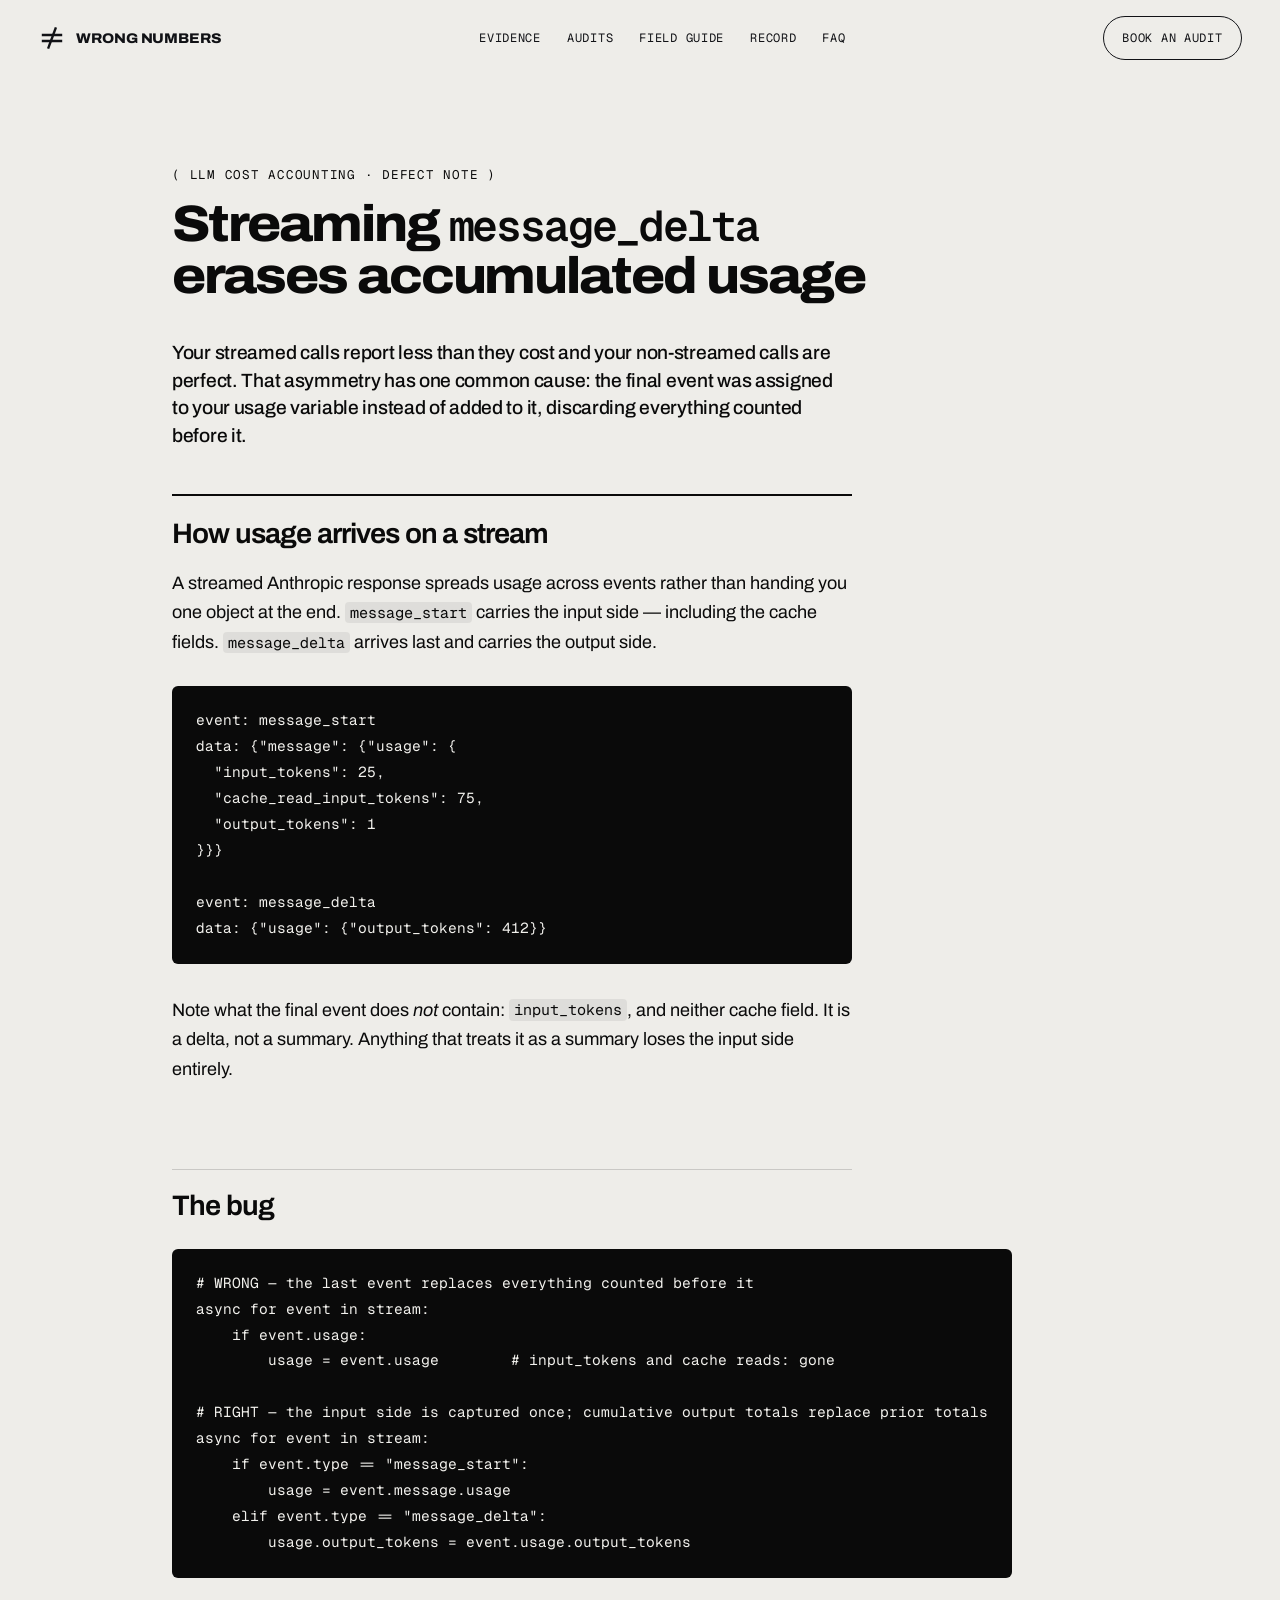
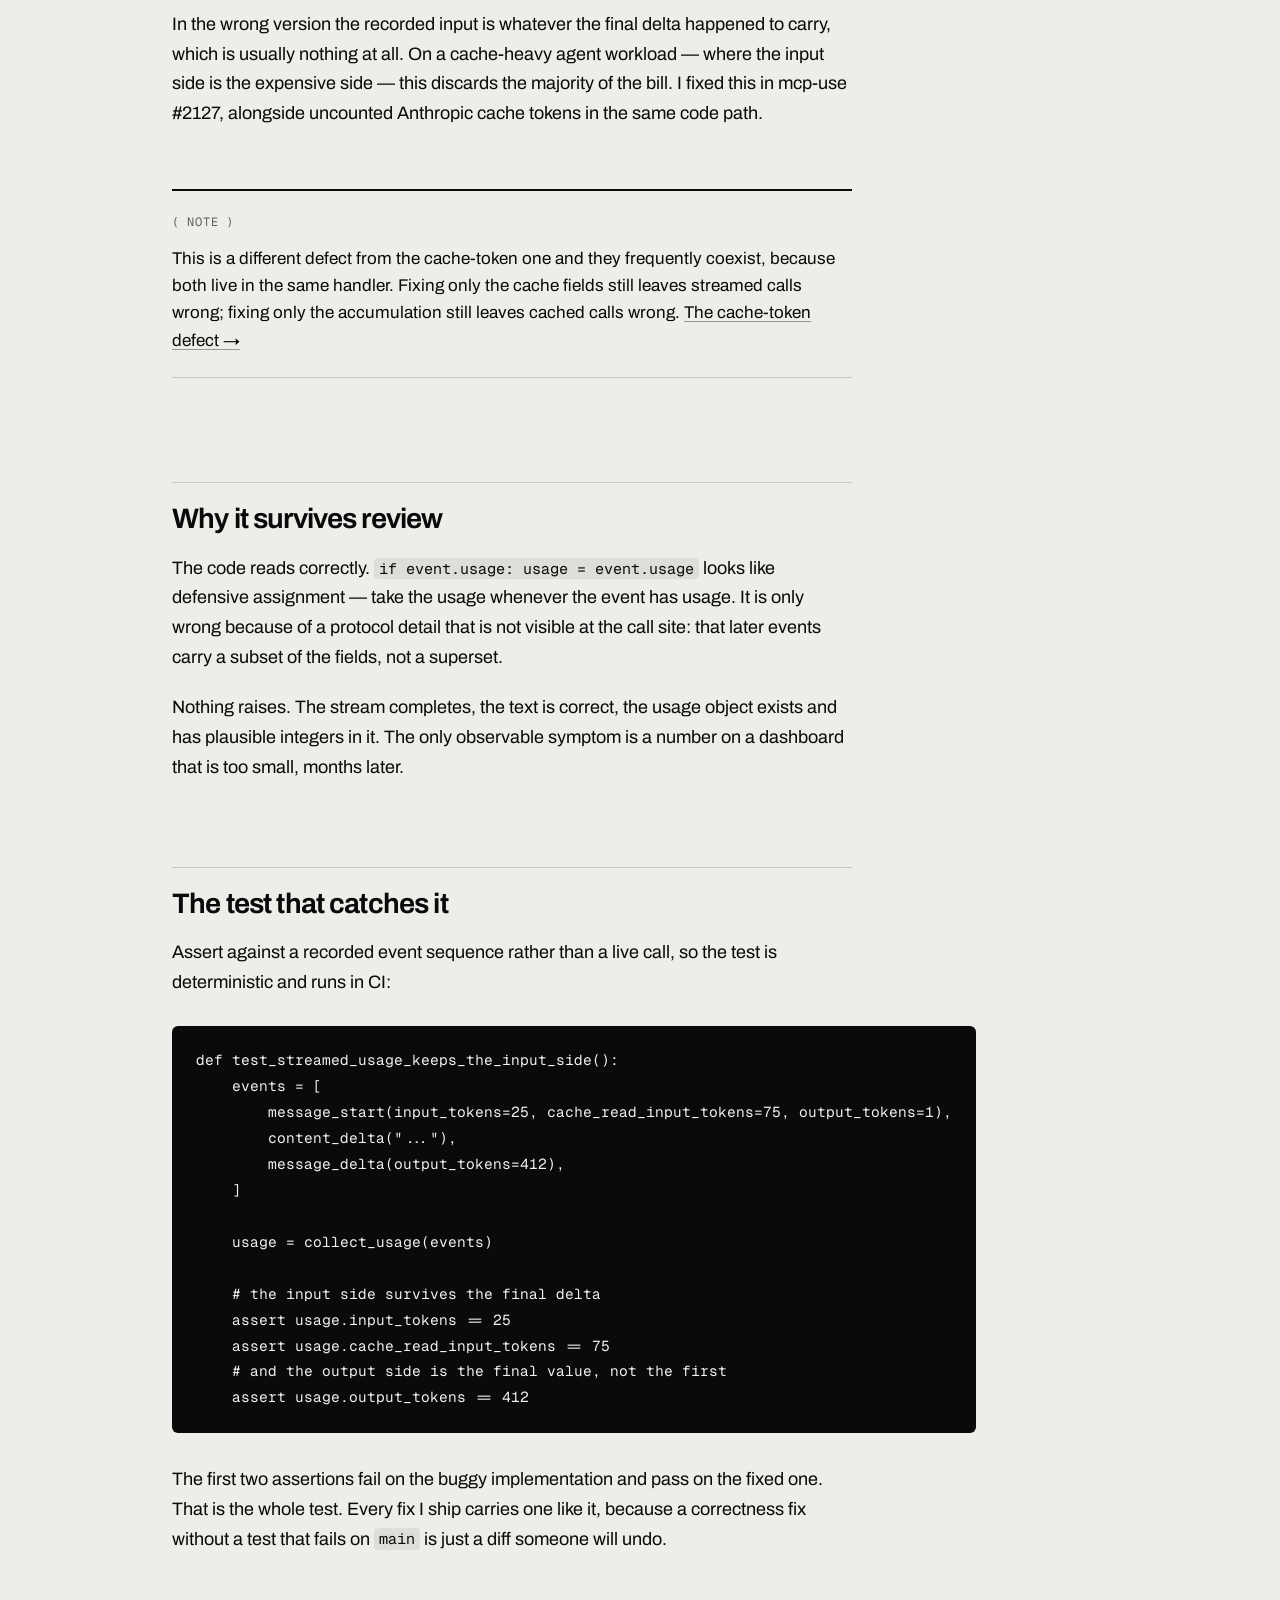
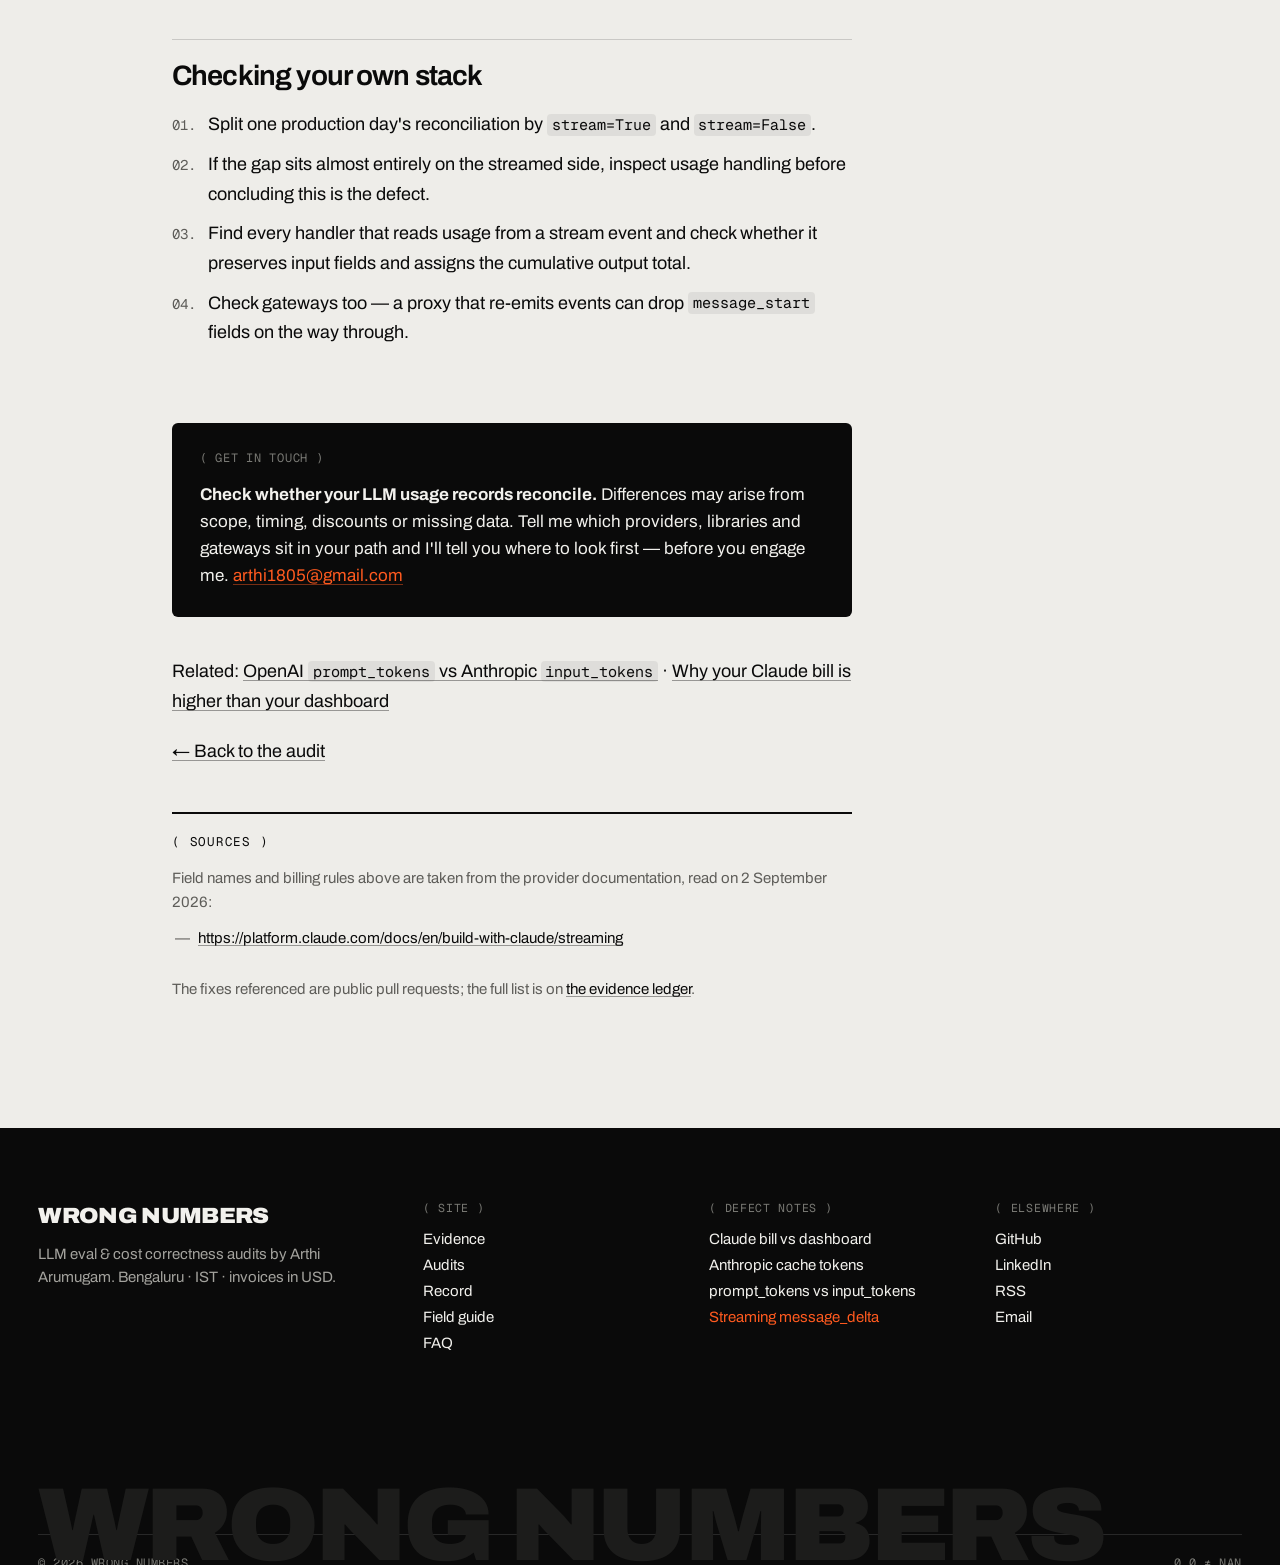
<file: articles/streaming-message-delta-erases-token-usage/index.html>
<!doctype html>
<html lang="en">
<head>
<meta charset="utf-8">
<meta name="viewport" content="width=device-width, initial-scale=1">

<title>Streaming message_delta erases accumulated token usage</title>
<meta name="description" content="The final message_delta on a streamed response is often assigned rather than added, wiping usage counted across earlier chunks.">
<link rel="canonical" href="https://wrong-numbers.dev/articles/streaming-message-delta-erases-token-usage/">

<meta property="og:type" content="article">
<meta property="og:url" content="https://wrong-numbers.dev/articles/streaming-message-delta-erases-token-usage/">
<meta property="og:title" content="Streaming message_delta erases accumulated token usage">
<meta property="og:description" content="Assigning the final delta instead of adding it wipes everything counted so far. Streamed calls under-report; non-streamed calls are fine.">
<meta property="og:site_name" content="Wrong Numbers">
<meta name="twitter:card" content="summary_large_image">

<link rel="icon" href="/favicon.svg" type="image/svg+xml">

<link rel="preconnect" href="https://fonts.googleapis.com">
<link rel="preconnect" href="https://fonts.gstatic.com" crossorigin>
<link rel="stylesheet" href="https://fonts.googleapis.com/css2?family=Archivo:ital,wdth,wght@0,62..125,100..900;1,62..125,100..900&family=Geist+Mono:wght@400..700&display=swap">
<link rel="stylesheet" href="/article.css">

<script type="application/ld+json">
{
  "@context": "https://schema.org",
  "@type": "TechArticle",
  "headline": "Streaming message_delta erases accumulated token usage",
  "description": "The final message_delta on a streamed Anthropic response is frequently assigned rather than added, discarding usage accumulated across earlier events.",
  "author": { "@type": "Person", "name": "Arthi Arumugam", "url": "https://wrong-numbers.dev/", "sameAs": ["https://github.com/arthi-arumugam-git"] },
  "publisher": { "@type": "Person", "name": "Arthi Arumugam" },
  "mainEntityOfPage": "https://wrong-numbers.dev/articles/streaming-message-delta-erases-token-usage/",
  "about": ["Server-sent events", "Anthropic streaming", "Token accounting", "LLM cost attribution"]
}
</script>
</head>

<body>
<a class="skip" href="#main">Skip to content</a>
<div class="progress" aria-hidden="true"><span></span></div>

<header class="bar">
  <a class="bar-mark" href="/" aria-label="Wrong Numbers, home">
    <svg width="28" height="28" viewBox="0 0 28 28" fill="none" aria-hidden="true"><path d="M5 11h18M5 17h18" stroke="currentColor" stroke-width="2.4" stroke-linecap="square"/><path d="M17.5 4.5l-7 19" stroke="currentColor" stroke-width="2.4" stroke-linecap="square"/></svg>
    <span>Wrong Numbers</span>
  </a>
  <nav class="bar-nav" aria-label="Primary">
    <a href="/#ledger">Evidence</a>
    <a href="/audits/">Audits</a>
    <a href="/field-guide/">Field guide</a>
    <a href="/#proof">Record</a>
    <a href="/#faq">FAQ</a>
  </nav>
  <a class="bar-cta" href="mailto:arthi1805@gmail.com?subject=Audit%20enquiry">Book an audit</a>
</header>

<main id="main">
<section class="article">

  <p class="meta">LLM cost accounting · defect note</p>
  <h1>Streaming <code>message_delta</code> erases accumulated usage</h1>

  <p class="lede">
    Your streamed calls report less than they cost and your non-streamed calls are perfect. That
    asymmetry has one common cause: the final event was assigned to your usage variable instead of
    added to it, discarding everything counted before it.
  </p>

  <h2>How usage arrives on a stream</h2>

  <p>
    A streamed Anthropic response spreads usage across events rather than handing you one object at
    the end. <code>message_start</code> carries the input side — including the cache fields.
    <code>message_delta</code> arrives last and carries the output side.
  </p>

<pre><code>event: message_start
data: {"message": {"usage": {
  "input_tokens": 25,
  "cache_read_input_tokens": 75,
  "output_tokens": 1
}}}

event: message_delta
data: {"usage": {"output_tokens": 412}}</code></pre>

  <p>
    Note what the final event does <em>not</em> contain: <code>input_tokens</code>, and neither cache
    field. It is a delta, not a summary. Anything that treats it as a summary loses the input side
    entirely.
  </p>

  <h2>The bug</h2>

<pre><code># WRONG — the last event replaces everything counted before it
async for event in stream:
    if event.usage:
        usage = event.usage        # input_tokens and cache reads: gone

# RIGHT — the input side is captured once; cumulative output totals replace prior totals
async for event in stream:
    if event.type == "message_start":
        usage = event.message.usage
    elif event.type == "message_delta":
        usage.output_tokens = event.usage.output_tokens</code></pre>

  <p>
    In the wrong version the recorded input is whatever the final delta happened to carry, which
    is usually nothing at all. On a cache-heavy agent workload — where the input side is the
    expensive side — this discards the majority of the bill. I fixed this in mcp-use #2127,
    alongside uncounted Anthropic cache tokens in the same code path.
  </p>

  <div class="callout">
    <p>
      This is a different defect from the cache-token one and they frequently coexist, because both
      live in the same handler. Fixing only the cache fields still leaves streamed calls wrong;
      fixing only the accumulation still leaves cached calls wrong.
      <a href="/articles/anthropic-cache-tokens-not-counted/">The cache-token defect →</a>
    </p>
  </div>

  <h2>Why it survives review</h2>

  <p>
    The code reads correctly. <code>if event.usage: usage = event.usage</code> looks like
    defensive assignment — take the usage whenever the event has usage. It is only wrong because
    of a protocol detail that is not visible at the call site: that later events carry a subset of
    the fields, not a superset.
  </p>

  <p>
    Nothing raises. The stream completes, the text is correct, the usage object exists and has
    plausible integers in it. The only observable symptom is a number on a dashboard that is too
    small, months later.
  </p>

  <h2>The test that catches it</h2>

  <p>
    Assert against a recorded event sequence rather than a live call, so the test is
    deterministic and runs in CI:
  </p>

<pre><code>def test_streamed_usage_keeps_the_input_side():
    events = [
        message_start(input_tokens=25, cache_read_input_tokens=75, output_tokens=1),
        content_delta("..."),
        message_delta(output_tokens=412),
    ]

    usage = collect_usage(events)

    # the input side survives the final delta
    assert usage.input_tokens == 25
    assert usage.cache_read_input_tokens == 75
    # and the output side is the final value, not the first
    assert usage.output_tokens == 412</code></pre>

  <p>
    The first two assertions fail on the buggy implementation and pass on the fixed one. That is
    the whole test. Every fix I ship carries one like it, because a correctness fix without a test
    that fails on <code>main</code> is just a diff someone will undo.
  </p>

  <h2>Checking your own stack</h2>

  <ol>
    <li>Split one production day's reconciliation by <code>stream=True</code> and <code>stream=False</code>.</li>
    <li>If the gap sits almost entirely on the streamed side, inspect usage handling before concluding this is the defect.</li>
    <li>Find every handler that reads usage from a stream event and check whether it preserves input fields and assigns the cumulative output total.</li>
    <li>Check gateways too — a proxy that re-emits events can drop <code>message_start</code> fields on the way through.</li>
  </ol>

  <div class="callout">
    <p>
      <strong>Check whether your LLM usage records reconcile.</strong>
      Differences may arise from scope, timing, discounts or missing data. Tell me which providers, libraries and gateways sit in your path and I'll tell you where to
      look first — before you engage me.
      <a href="mailto:arthi1805@gmail.com?subject=Streaming%20usage">arthi1805@gmail.com</a>
    </p>
  </div>

  <p>
    Related: <a href="/articles/openai-prompt-tokens-vs-anthropic-input-tokens/">OpenAI <code>prompt_tokens</code> vs Anthropic <code>input_tokens</code></a>
    · <a href="/articles/claude-bill-higher-than-dashboard/">Why your Claude bill is higher than your dashboard</a>
  </p>

  <p><a href="/">← Back to the audit</a></p>

</section>
<section id="sources"><h2>Sources</h2><p>Field names and billing rules above are taken from the provider documentation, read on 2 September 2026:</p><ul><li><a href="https://platform.claude.com/docs/en/build-with-claude/streaming">https://platform.claude.com/docs/en/build-with-claude/streaming</a></li></ul><p>The fixes referenced are public pull requests; the full list is on <a href="https://wrong-numbers.dev/#ledger">the evidence ledger</a>.</p></section>
</main>

<footer class="foot ink">
  <div class="foot-in">
    <div class="foot-col">
      <p class="foot-brand">Wrong Numbers</p>
      <p>LLM eval &amp; cost correctness audits by Arthi Arumugam. Bengaluru · IST · invoices in USD.</p>
    </div>
    <nav class="foot-col" aria-label="Site">
      <span class="mini">( Site )</span>
      <a href="/#ledger">Evidence</a>
      <a href="/audits/">Audits</a>
      <a href="/#proof">Record</a>
      <a href="/field-guide/">Field guide</a>
      <a href="/#faq">FAQ</a>
    </nav>
    <nav class="foot-col" aria-label="Defect notes">
      <span class="mini">( Defect notes )</span>
      <a href="/articles/claude-bill-higher-than-dashboard/">Claude bill vs dashboard</a>
      <a href="/articles/anthropic-cache-tokens-not-counted/">Anthropic cache tokens</a>
      <a href="/articles/openai-prompt-tokens-vs-anthropic-input-tokens/">prompt_tokens vs input_tokens</a>
      <a href="/articles/streaming-message-delta-erases-token-usage/" aria-current="page">Streaming message_delta</a>
    </nav>
    <nav class="foot-col" aria-label="Elsewhere">
      <span class="mini">( Elsewhere )</span>
      <a href="https://github.com/arthi-arumugam-git">GitHub</a>
      <a href="https://www.linkedin.com/in/arthi-arumugam-ai-engineer">LinkedIn</a>
      <a href="/feed.xml">RSS</a>
      <a href="mailto:arthi1805@gmail.com">Email</a>
    </nav>
  </div>
  <p class="foot-wm" aria-hidden="true"><span>W</span><span>r</span><span>o</span><span>n</span><span>g</span> <span>N</span><span>u</span><span>m</span><span>b</span><span>e</span><span>r</span><span>s</span></p>
  <p class="foot-base"><span>© 2026 Wrong Numbers</span><span>0.0 ≠ nan</span></p>
</footer>

<script src="/article.js" defer></script>
</body>
</html>
</file>
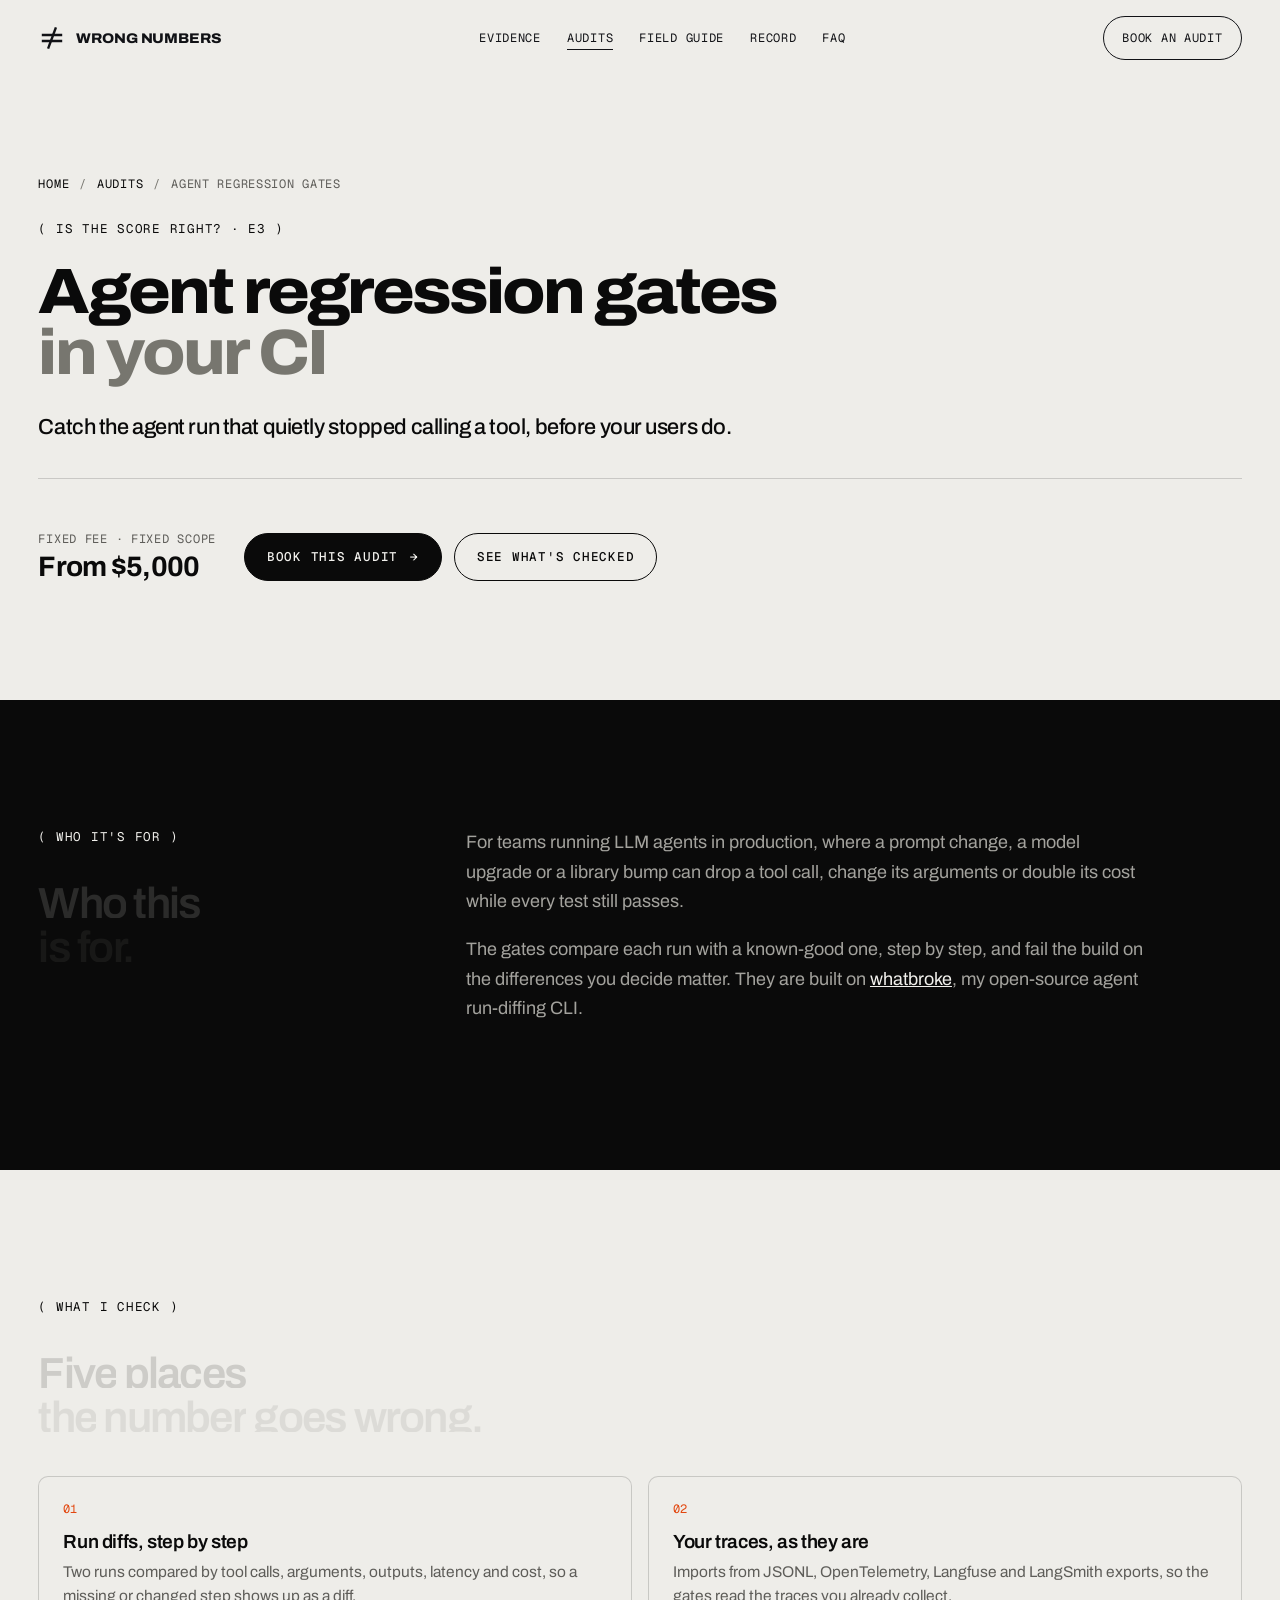
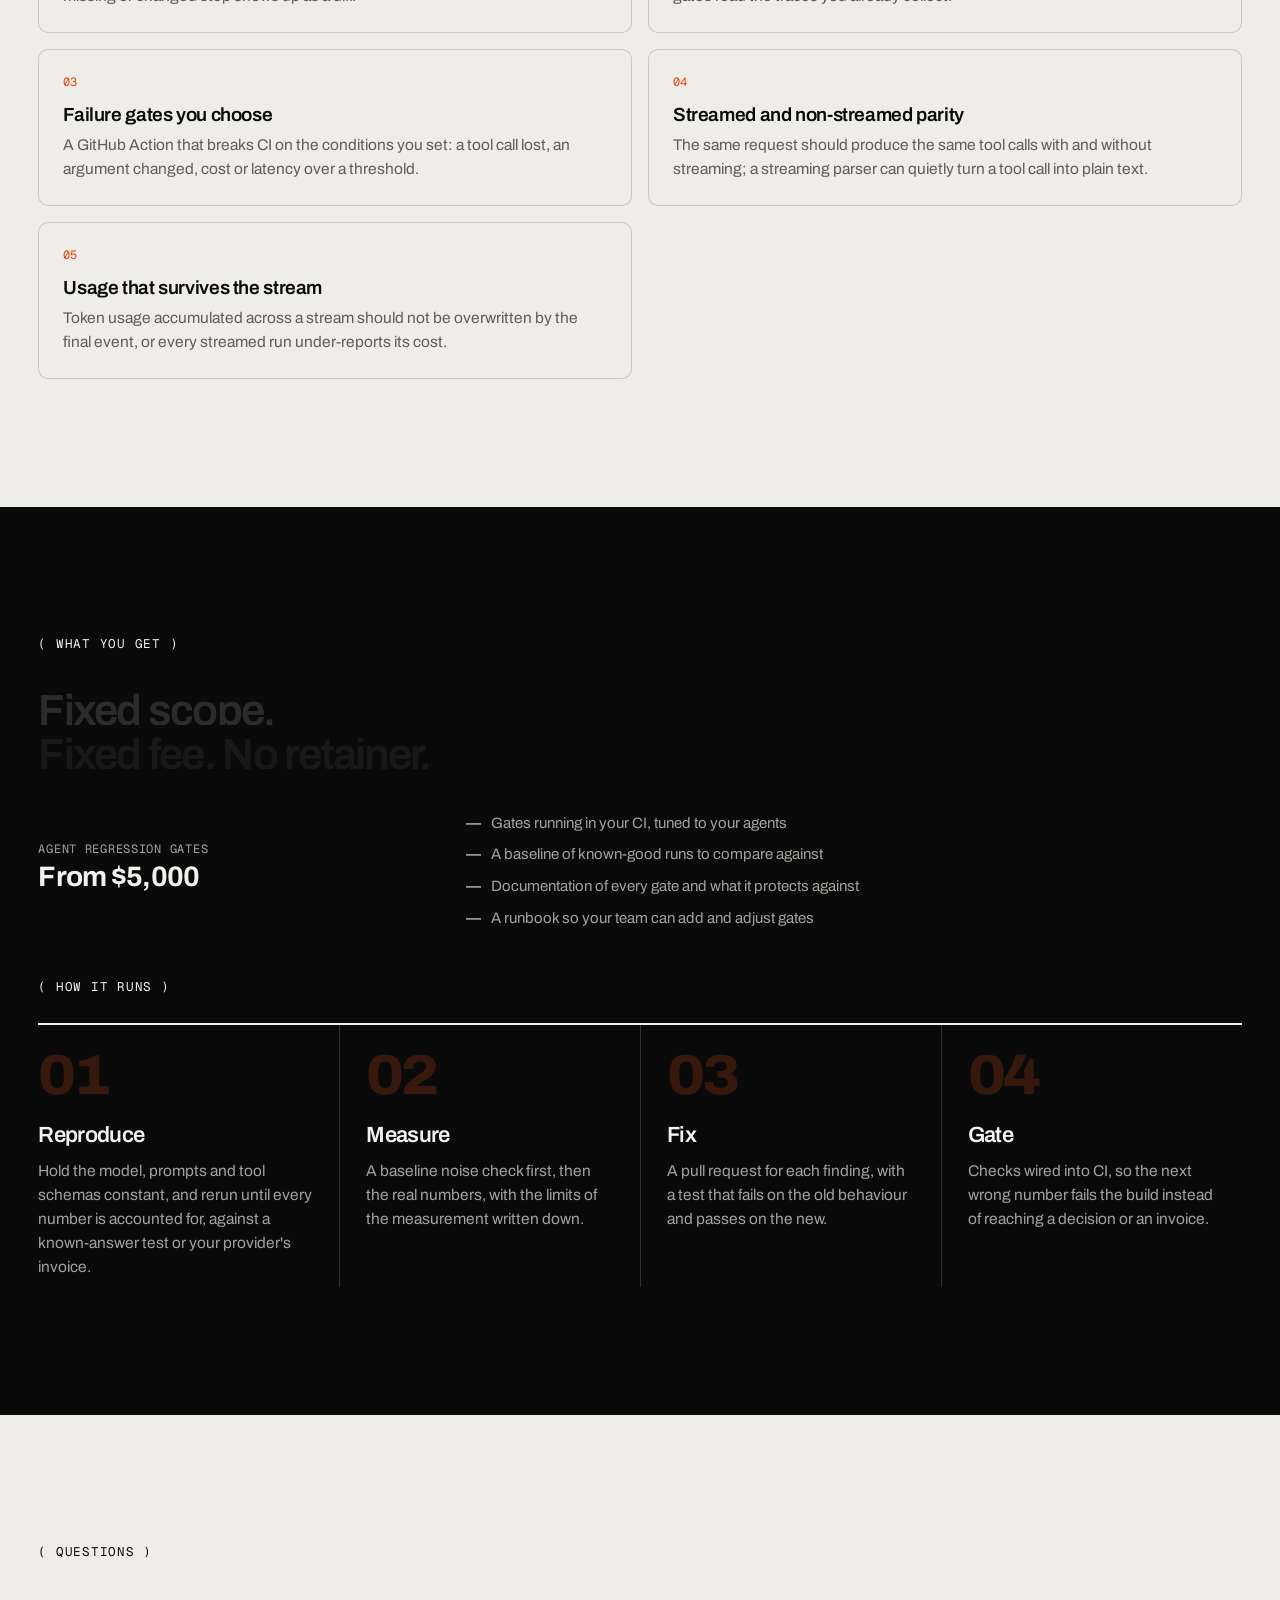
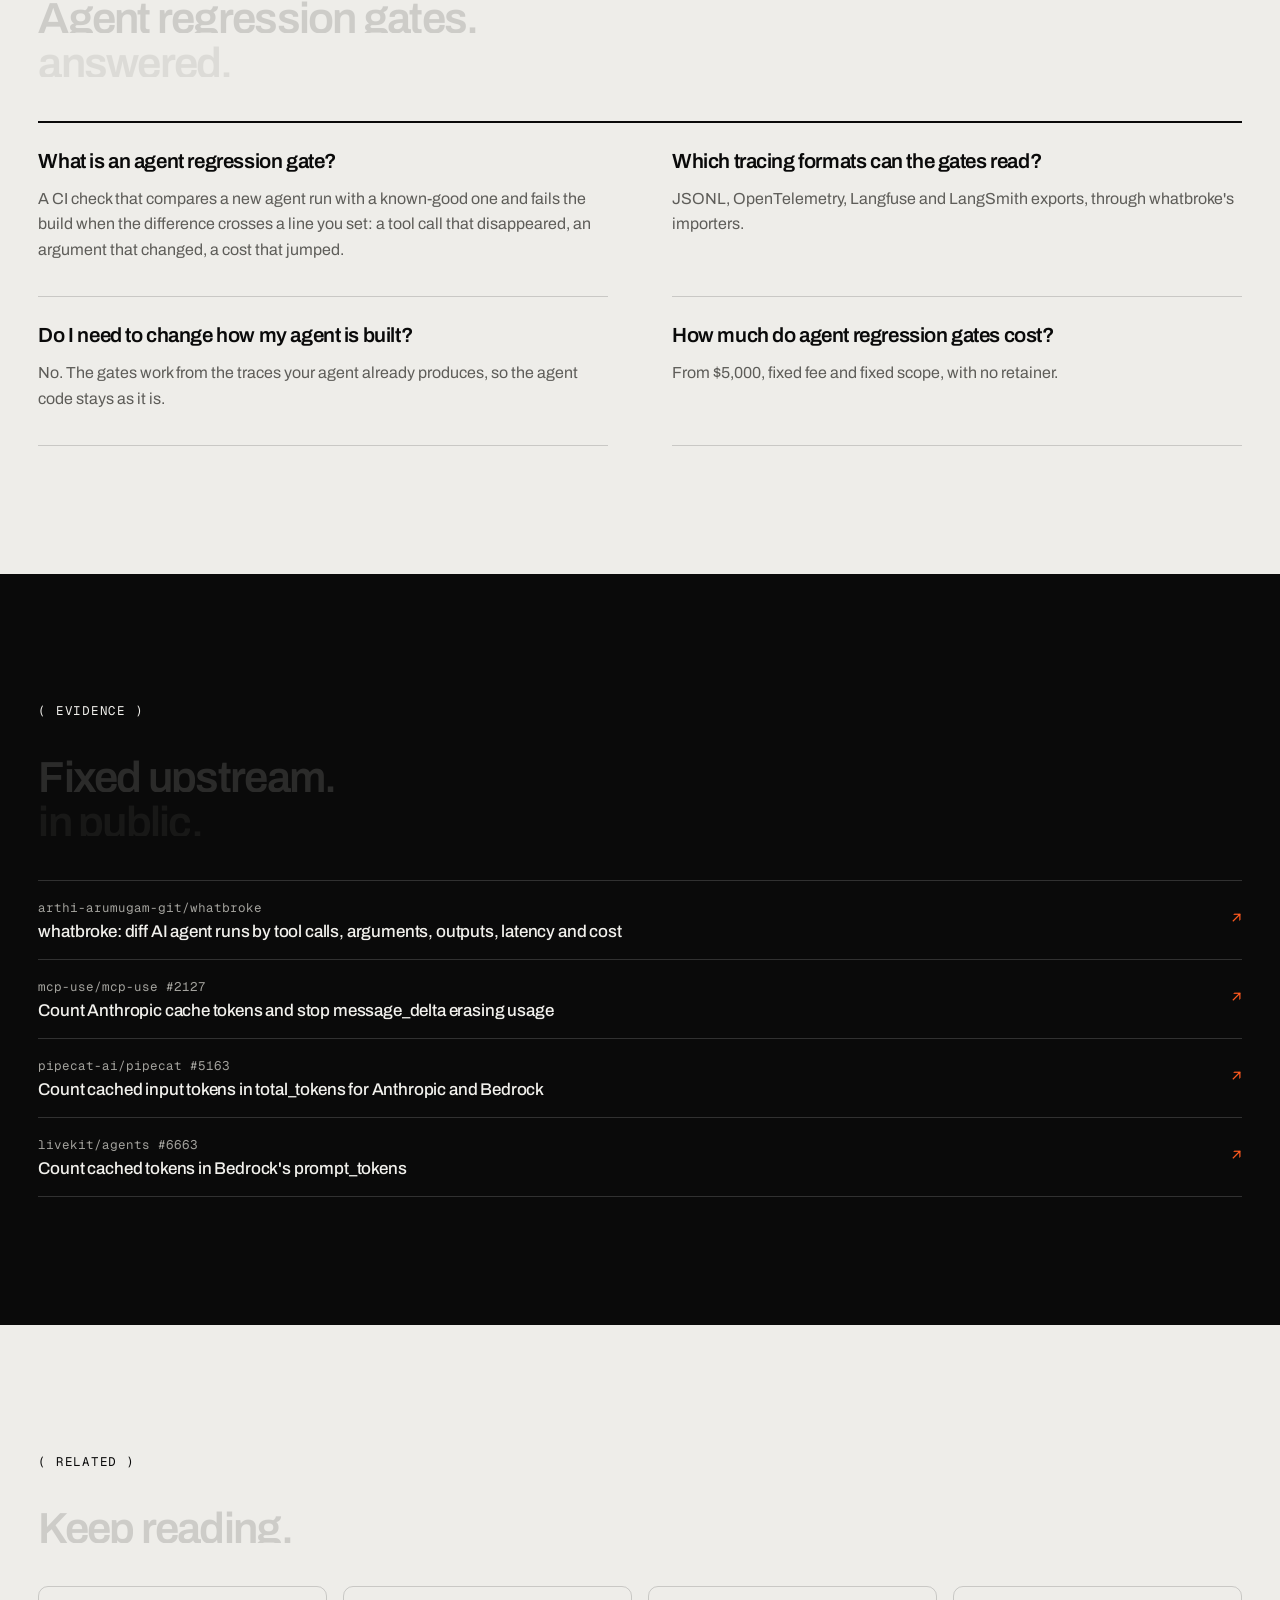
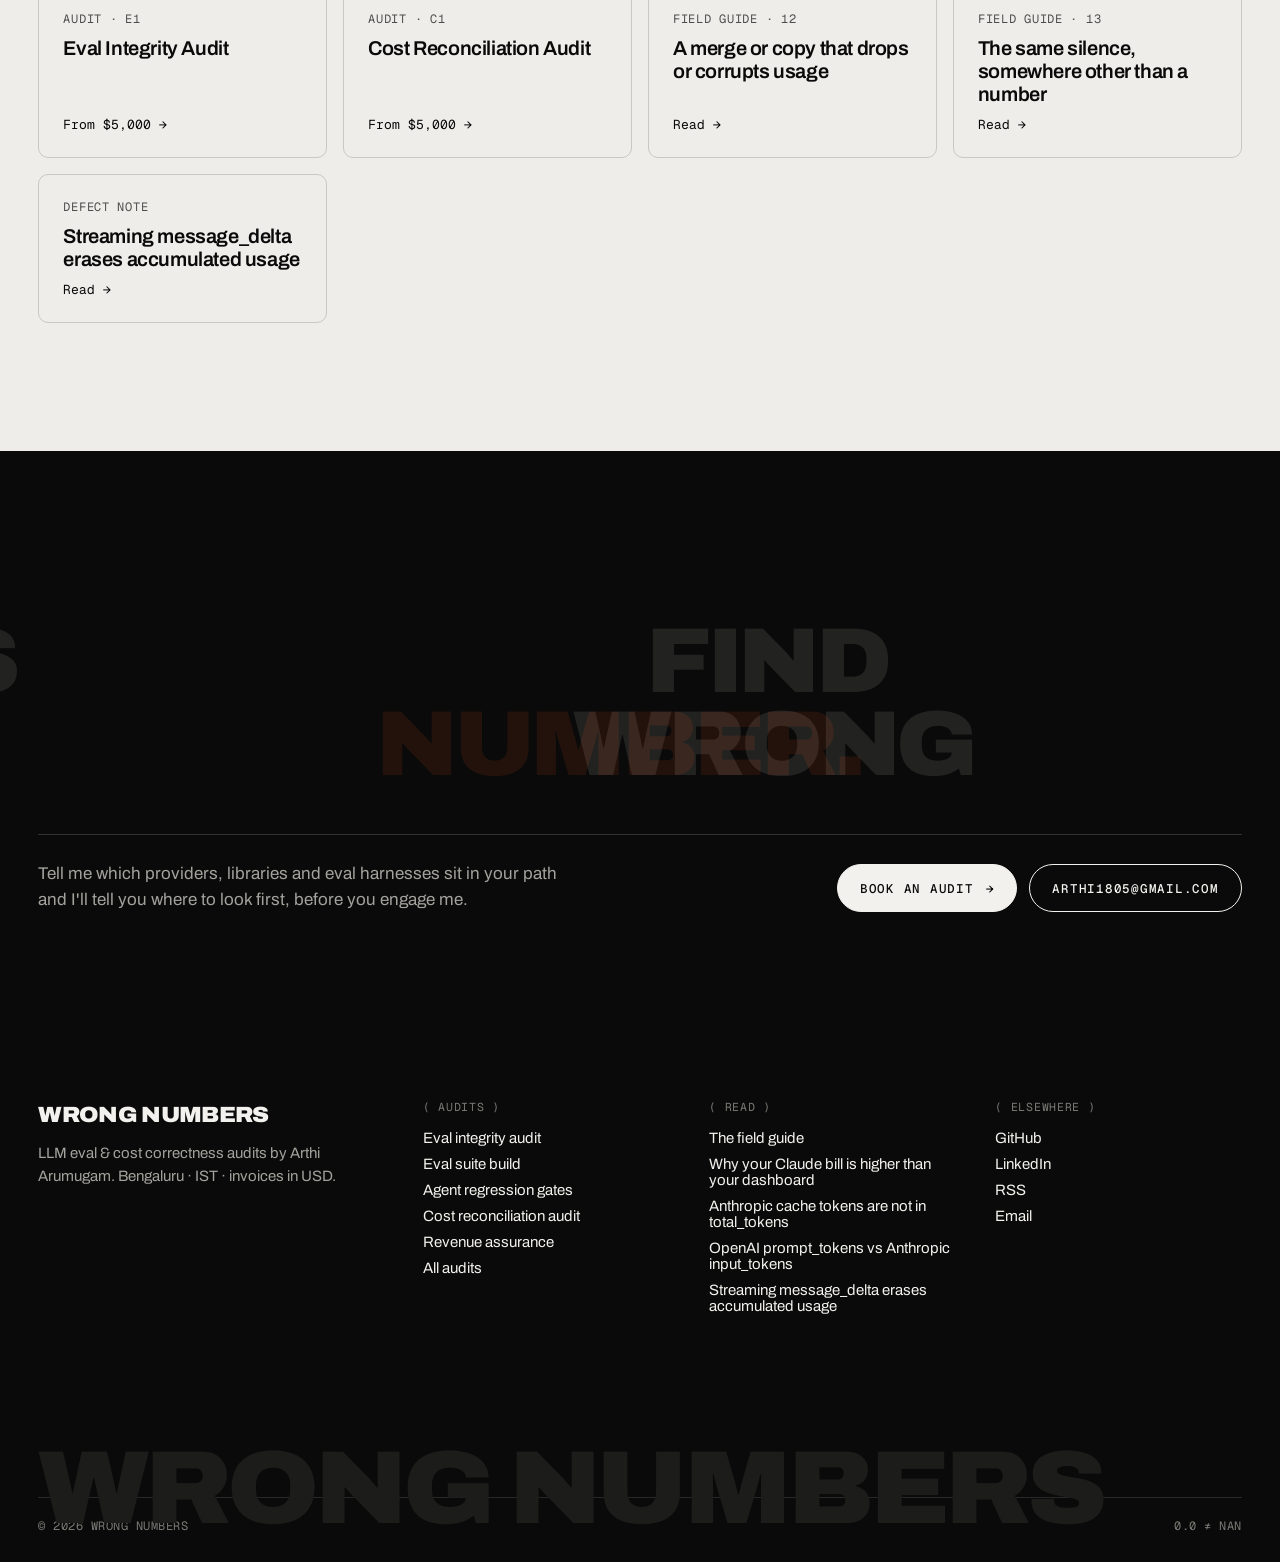
<file: audits/agent-regression-gates/index.html>
<!doctype html>
<html lang="en">
<head>
<meta charset="utf-8">
<meta name="viewport" content="width=device-width, initial-scale=1">

<title>AI Agent Regression Testing in CI | Wrong Numbers</title>
<meta name="description" content="CI gates that diff AI agent runs by tool calls, arguments, outputs, latency and cost, and fail the build when a run quietly loses behaviour. From $5,000.">
<meta name="robots" content="index, follow, max-image-preview:large">
<link rel="canonical" href="https://wrong-numbers.dev/audits/agent-regression-gates/">
<meta name="theme-color" content="#0A0A0A">
<link rel="icon" href="/favicon.svg" type="image/svg+xml">

<meta property="og:type" content="website">
<meta property="og:url" content="https://wrong-numbers.dev/audits/agent-regression-gates/">
<meta property="og:title" content="AI Agent Regression Testing in CI | Wrong Numbers">
<meta property="og:description" content="CI gates that diff AI agent runs by tool calls, arguments, outputs, latency and cost, and fail the build when a run quietly loses behaviour. From $5,000.">
<meta property="og:site_name" content="Wrong Numbers">
<meta property="og:image" content="https://wrong-numbers.dev/og.png">
<meta property="og:image:width" content="1200">
<meta property="og:image:height" content="630">
<meta property="og:image:alt" content="Wrong Numbers: LLM eval and cost correctness audits. 0.0 is not nan.">
<meta name="twitter:card" content="summary_large_image">
<meta name="twitter:title" content="AI Agent Regression Testing in CI | Wrong Numbers">
<meta name="twitter:description" content="CI gates that diff AI agent runs by tool calls, arguments, outputs, latency and cost, and fail the build when a run quietly loses behaviour. From $5,000.">
<meta name="twitter:image" content="https://wrong-numbers.dev/og.png">

<link rel="preconnect" href="https://fonts.googleapis.com">
<link rel="preconnect" href="https://fonts.gstatic.com" crossorigin>
<link rel="stylesheet" href="https://fonts.googleapis.com/css2?family=Archivo:wdth,wght@100..108,400..900&amp;family=Geist+Mono:wght@400;500&amp;display=swap">
<link rel="alternate" type="application/rss+xml" title="Wrong Numbers" href="/feed.xml">
<link rel="stylesheet" href="/home.css">

<script type="application/ld+json">
{
  "@context": "https://schema.org",
  "@graph": [
    {
      "@type": "Service",
      "@id": "https://wrong-numbers.dev/audits/agent-regression-gates/#service",
      "name": "Agent Regression Gates",
      "url": "https://wrong-numbers.dev/audits/agent-regression-gates/",
      "description": "CI gates that diff AI agent runs by tool calls, arguments, outputs, latency and cost, and fail the build when a run quietly loses behaviour. From $5,000.",
      "serviceType": "Agent regression gates",
      "provider": {
        "@type": "Person",
        "@id": "https://wrong-numbers.dev/#person",
        "name": "Arthi Arumugam",
        "url": "https://wrong-numbers.dev/"
      },
      "areaServed": "Worldwide",
      "offers": {
        "@type": "Offer",
        "price": "5000",
        "priceCurrency": "USD",
        "url": "https://wrong-numbers.dev/audits/agent-regression-gates/"
      }
    },
    {
      "@type": "BreadcrumbList",
      "itemListElement": [
        {
          "@type": "ListItem",
          "position": 1,
          "name": "Home",
          "item": "https://wrong-numbers.dev/"
        },
        {
          "@type": "ListItem",
          "position": 2,
          "name": "Audits",
          "item": "https://wrong-numbers.dev/audits/"
        },
        {
          "@type": "ListItem",
          "position": 3,
          "name": "Agent Regression Gates",
          "item": "https://wrong-numbers.dev/audits/agent-regression-gates/"
        }
      ]
    },
    {
      "@type": "FAQPage",
      "mainEntity": [
        {
          "@type": "Question",
          "name": "What is an agent regression gate?",
          "acceptedAnswer": {
            "@type": "Answer",
            "text": "A CI check that compares a new agent run with a known-good one and fails the build when the difference crosses a line you set: a tool call that disappeared, an argument that changed, a cost that jumped."
          }
        },
        {
          "@type": "Question",
          "name": "Which tracing formats can the gates read?",
          "acceptedAnswer": {
            "@type": "Answer",
            "text": "JSONL, OpenTelemetry, Langfuse and LangSmith exports, through whatbroke's importers."
          }
        },
        {
          "@type": "Question",
          "name": "Do I need to change how my agent is built?",
          "acceptedAnswer": {
            "@type": "Answer",
            "text": "No. The gates work from the traces your agent already produces, so the agent code stays as it is."
          }
        },
        {
          "@type": "Question",
          "name": "How much do agent regression gates cost?",
          "acceptedAnswer": {
            "@type": "Answer",
            "text": "From $5,000, fixed fee and fixed scope, with no retainer."
          }
        }
      ]
    }
  ]
}
</script>
</head>
<body>
<a class="skip" href="#main">Skip to content</a>
<div class="progress" aria-hidden="true"><span></span></div>

<header class="bar">
  <a class="bar-mark" href="/" aria-label="Wrong Numbers, home">
    <svg width="28" height="28" viewBox="0 0 28 28" fill="none" aria-hidden="true"><path d="M5 11h18M5 17h18" stroke="currentColor" stroke-width="2.4" stroke-linecap="square"/><path d="M17.5 4.5l-7 19" stroke="currentColor" stroke-width="2.4" stroke-linecap="square"/></svg>
    <span>Wrong Numbers</span>
  </a>
  <nav class="bar-nav" aria-label="Primary">
    <a href="/#ledger">Evidence</a>
    <a href="/audits/" aria-current="page" class="on">Audits</a>
    <a href="/field-guide/">Field guide</a>
    <a href="/#proof">Record</a>
    <a href="/#faq">FAQ</a>
  </nav>
  <a class="bar-cta" href="mailto:arthi1805@gmail.com?subject=Audit%20enquiry">Book an audit</a>
</header>

<main id="main">
  <section class="paper page-hero">
    <div class="sec-in">
      <ol class="crumbs" aria-label="Breadcrumb"><li><a href="/">Home</a></li><li><a href="/audits/">Audits</a></li><li aria-current="page">Agent Regression Gates</li></ol>
      <p class="label" data-reveal>( Is the score right? · E3 )</p>
      <h1 class="page-title">Agent regression gates<span class="soft">in your CI</span></h1>
      <p class="page-lede" data-reveal>Catch the agent run that quietly stopped calling a tool, before your users do.</p>
      <div class="page-facts" data-reveal>
        <p class="price-tag"><small>Fixed fee · fixed scope</small>From $5,000</p>
        <div class="pills">
          <a class="pill pill-ink" href="mailto:arthi1805@gmail.com?subject=Agent%20regression%20gates">Book this audit<span aria-hidden="true">→</span></a>
          <a class="pill pill-line" href="#scope">See what's checked</a>
        </div>
      </div>
    </div>
  </section>

  <section class="sec ink">
    <div class="sec-in block-grid">
      <div>
        <p class="label" data-reveal>( Who it's for )</p>
        <h2 class="statement statement-sm scrub" data-reveal>Who this<br><span class="soft">is for.</span></h2>
      </div>
      <div class="prose" data-reveal>
        <p>For teams running LLM agents in production, where a prompt change, a model upgrade or a library bump can drop a tool call, change its arguments or double its cost while every test still passes.</p>
        <p>The gates compare each run with a known-good one, step by step, and fail the build on the differences you decide matter. They are built on <a href="https://github.com/arthi-arumugam-git/whatbroke">whatbroke</a>, my open-source agent run-diffing CLI.</p>
      </div>
    </div>
  </section>

  <section class="sec paper" id="scope">
    <div class="sec-in">
      <p class="label" data-reveal>( What I check )</p>
      <h2 class="statement statement-sm scrub" data-reveal>Five places<br><span class="soft">the number goes wrong.</span></h2>
      <ol class="checks">
        <li data-reveal><span class="ck">01</span><h3>Run diffs, step by step</h3><p>Two runs compared by tool calls, arguments, outputs, latency and cost, so a missing or changed step shows up as a diff.</p></li>
        <li data-reveal><span class="ck">02</span><h3>Your traces, as they are</h3><p>Imports from JSONL, OpenTelemetry, Langfuse and LangSmith exports, so the gates read the traces you already collect.</p></li>
        <li data-reveal><span class="ck">03</span><h3>Failure gates you choose</h3><p>A GitHub Action that breaks CI on the conditions you set: a tool call lost, an argument changed, cost or latency over a threshold.</p></li>
        <li data-reveal><span class="ck">04</span><h3>Streamed and non-streamed parity</h3><p>The same request should produce the same tool calls with and without streaming; a streaming parser can quietly turn a tool call into plain text.</p></li>
        <li data-reveal><span class="ck">05</span><h3>Usage that survives the stream</h3><p>Token usage accumulated across a stream should not be overwritten by the final event, or every streamed run under-reports its cost.</p></li>
      </ol>
    </div>
  </section>

  <section class="sec ink">
    <div class="sec-in">
      <p class="label" data-reveal>( What you get )</p>
      <h2 class="statement statement-sm scrub" data-reveal>Fixed scope.<br><span class="soft">Fixed fee. No retainer.</span></h2>
      <div class="block-grid">
        <p class="price-tag" data-reveal><small>Agent regression gates</small>From $5,000</p>
        <ul class="ticks" data-reveal>
          <li>Gates running in your CI, tuned to your agents</li>
          <li>A baseline of known-good runs to compare against</li>
          <li>Documentation of every gate and what it protects against</li>
          <li>A runbook so your team can add and adjust gates</li>
        </ul>
      </div>
      <h3 class="mini-head">( How it runs )</h3>
      <ol class="steps">
        <li data-reveal><span class="step-n">01</span><h3>Reproduce</h3><p>Hold the model, prompts and tool schemas constant, and rerun until every number is accounted for, against a known-answer test or your provider's invoice.</p></li>
        <li data-reveal><span class="step-n">02</span><h3>Measure</h3><p>A baseline noise check first, then the real numbers, with the limits of the measurement written down.</p></li>
        <li data-reveal><span class="step-n">03</span><h3>Fix</h3><p>A pull request for each finding, with a test that fails on the old behaviour and passes on the new.</p></li>
        <li data-reveal><span class="step-n">04</span><h3>Gate</h3><p>Checks wired into CI, so the next wrong number fails the build instead of reaching a decision or an invoice.</p></li>
      </ol>
    </div>
  </section>

  <section class="sec paper" id="faq">
    <div class="sec-in">
      <p class="label" data-reveal>( Questions )</p>
      <h2 class="statement statement-sm scrub" data-reveal>Agent regression gates,<br><span class="soft">answered.</span></h2>
      <div class="faq">
        <article data-reveal>
          <h3>What is an agent regression gate?</h3>
          <p>A CI check that compares a new agent run with a known-good one and fails the build when the difference crosses a line you set: a tool call that disappeared, an argument that changed, a cost that jumped.</p>
        </article>
        <article data-reveal>
          <h3>Which tracing formats can the gates read?</h3>
          <p>JSONL, OpenTelemetry, Langfuse and LangSmith exports, through whatbroke's importers.</p>
        </article>
        <article data-reveal>
          <h3>Do I need to change how my agent is built?</h3>
          <p>No. The gates work from the traces your agent already produces, so the agent code stays as it is.</p>
        </article>
        <article data-reveal>
          <h3>How much do agent regression gates cost?</h3>
          <p>From $5,000, fixed fee and fixed scope, with no retainer.</p>
        </article>
      </div>
    </div>
  </section>

  <section class="sec ink">
    <div class="sec-in">
      <p class="label" data-reveal>( Evidence )</p>
      <h2 class="statement statement-sm scrub" data-reveal>Fixed upstream,<br><span class="soft">in public.</span></h2>
      <ul class="evidence-list" data-reveal>
        <li><a href="https://github.com/arthi-arumugam-git/whatbroke"><span class="er">arthi-arumugam-git/whatbroke</span><span class="et">whatbroke: diff AI agent runs by tool calls, arguments, outputs, latency and cost</span></a></li>
        <li><a href="https://github.com/mcp-use/mcp-use/pull/2127"><span class="er">mcp-use/mcp-use #2127</span><span class="et">Count Anthropic cache tokens and stop message_delta erasing usage</span></a></li>
        <li><a href="https://github.com/pipecat-ai/pipecat/pull/5163"><span class="er">pipecat-ai/pipecat #5163</span><span class="et">Count cached input tokens in total_tokens for Anthropic and Bedrock</span></a></li>
        <li><a href="https://github.com/livekit/agents/pull/6663"><span class="er">livekit/agents #6663</span><span class="et">Count cached tokens in Bedrock&#x27;s prompt_tokens</span></a></li>
      </ul>
    </div>
  </section>

  <section class="sec paper">
    <div class="sec-in">
      <p class="label" data-reveal>( Related )</p>
      <h2 class="statement statement-sm scrub" data-reveal>Keep reading.</h2>
      <div class="related">
        <a href="/audits/eval-integrity-audit/" data-reveal><span class="rk">Audit · E1</span><span class="rt">Eval Integrity Audit</span><span class="rp">From $5,000 →</span></a>
        <a href="/audits/llm-cost-reconciliation/" data-reveal><span class="rk">Audit · C1</span><span class="rt">Cost Reconciliation Audit</span><span class="rp">From $5,000 →</span></a>
        <a href="/field-guide/#merge-drops-usage" data-reveal><span class="rk">Field guide · 12</span><span class="rt">A merge or copy that drops or corrupts usage</span><span class="rp">Read →</span></a>
        <a href="/field-guide/#silence-beyond-numbers" data-reveal><span class="rk">Field guide · 13</span><span class="rt">The same silence, somewhere other than a number</span><span class="rp">Read →</span></a>
        <a href="/articles/streaming-message-delta-erases-token-usage/" data-reveal><span class="rk">Defect note</span><span class="rt">Streaming message_delta erases accumulated usage</span><span class="rp">Read →</span></a>
      </div>
    </div>
  </section>

  <section class="sec ink close">
    <div class="sec-in">
      <p class="label" data-reveal>( Send me a number )</p>
      <h2 class="close-title scrubx" data-reveal>Let's find<br>the wrong <span class="hot">number.</span></h2>
      <div class="close-row" data-reveal>
        <p>Tell me which providers, libraries and eval harnesses sit in your path and I'll tell you where to look first, before you engage me.</p>
        <div class="pills">
          <a class="pill pill-light" href="mailto:arthi1805@gmail.com?subject=Agent%20regression%20gates">Book an audit<span aria-hidden="true">→</span></a>
          <a class="pill pill-line" href="mailto:arthi1805@gmail.com">arthi1805@gmail.com</a>
        </div>
      </div>
    </div>
  </section>
</main>

<footer class="foot ink">
  <div class="foot-in">
    <div class="foot-col">
      <p class="foot-brand">Wrong Numbers</p>
      <p>LLM eval &amp; cost correctness audits by Arthi Arumugam. Bengaluru · IST · invoices in USD.</p>
    </div>
    <nav class="foot-col" aria-label="Audits">
      <span class="mini">( Audits )</span>
      <a href="/audits/eval-integrity-audit/">Eval integrity audit</a>
      <a href="/audits/eval-suite-build/">Eval suite build</a>
      <a href="/audits/agent-regression-gates/">Agent regression gates</a>
      <a href="/audits/llm-cost-reconciliation/">Cost reconciliation audit</a>
      <a href="/audits/revenue-assurance/">Revenue assurance</a>
      <a href="/audits/">All audits</a>
    </nav>
    <nav class="foot-col" aria-label="Read">
      <span class="mini">( Read )</span>
      <a href="/field-guide/">The field guide</a>
      <a href="/articles/claude-bill-higher-than-dashboard/">Why your Claude bill is higher than your dashboard</a>
      <a href="/articles/anthropic-cache-tokens-not-counted/">Anthropic cache tokens are not in total_tokens</a>
      <a href="/articles/openai-prompt-tokens-vs-anthropic-input-tokens/">OpenAI prompt_tokens vs Anthropic input_tokens</a>
      <a href="/articles/streaming-message-delta-erases-token-usage/">Streaming message_delta erases accumulated usage</a>
    </nav>
    <nav class="foot-col" aria-label="Elsewhere">
      <span class="mini">( Elsewhere )</span>
      <a href="https://github.com/arthi-arumugam-git">GitHub</a>
      <a href="https://www.linkedin.com/in/arthi-arumugam-ai-engineer">LinkedIn</a>
      <a href="/feed.xml">RSS</a>
      <a href="mailto:arthi1805@gmail.com">Email</a>
    </nav>
  </div>
  <p class="foot-wm" aria-hidden="true"><span>W</span><span>r</span><span>o</span><span>n</span><span>g</span> <span>N</span><span>u</span><span>m</span><span>b</span><span>e</span><span>r</span><span>s</span></p>
  <p class="foot-base"><span>© 2026 Wrong Numbers</span><span>0.0 ≠ nan</span></p>
</footer>

<script src="/home.js" defer></script>
</body>
</html>
</file>
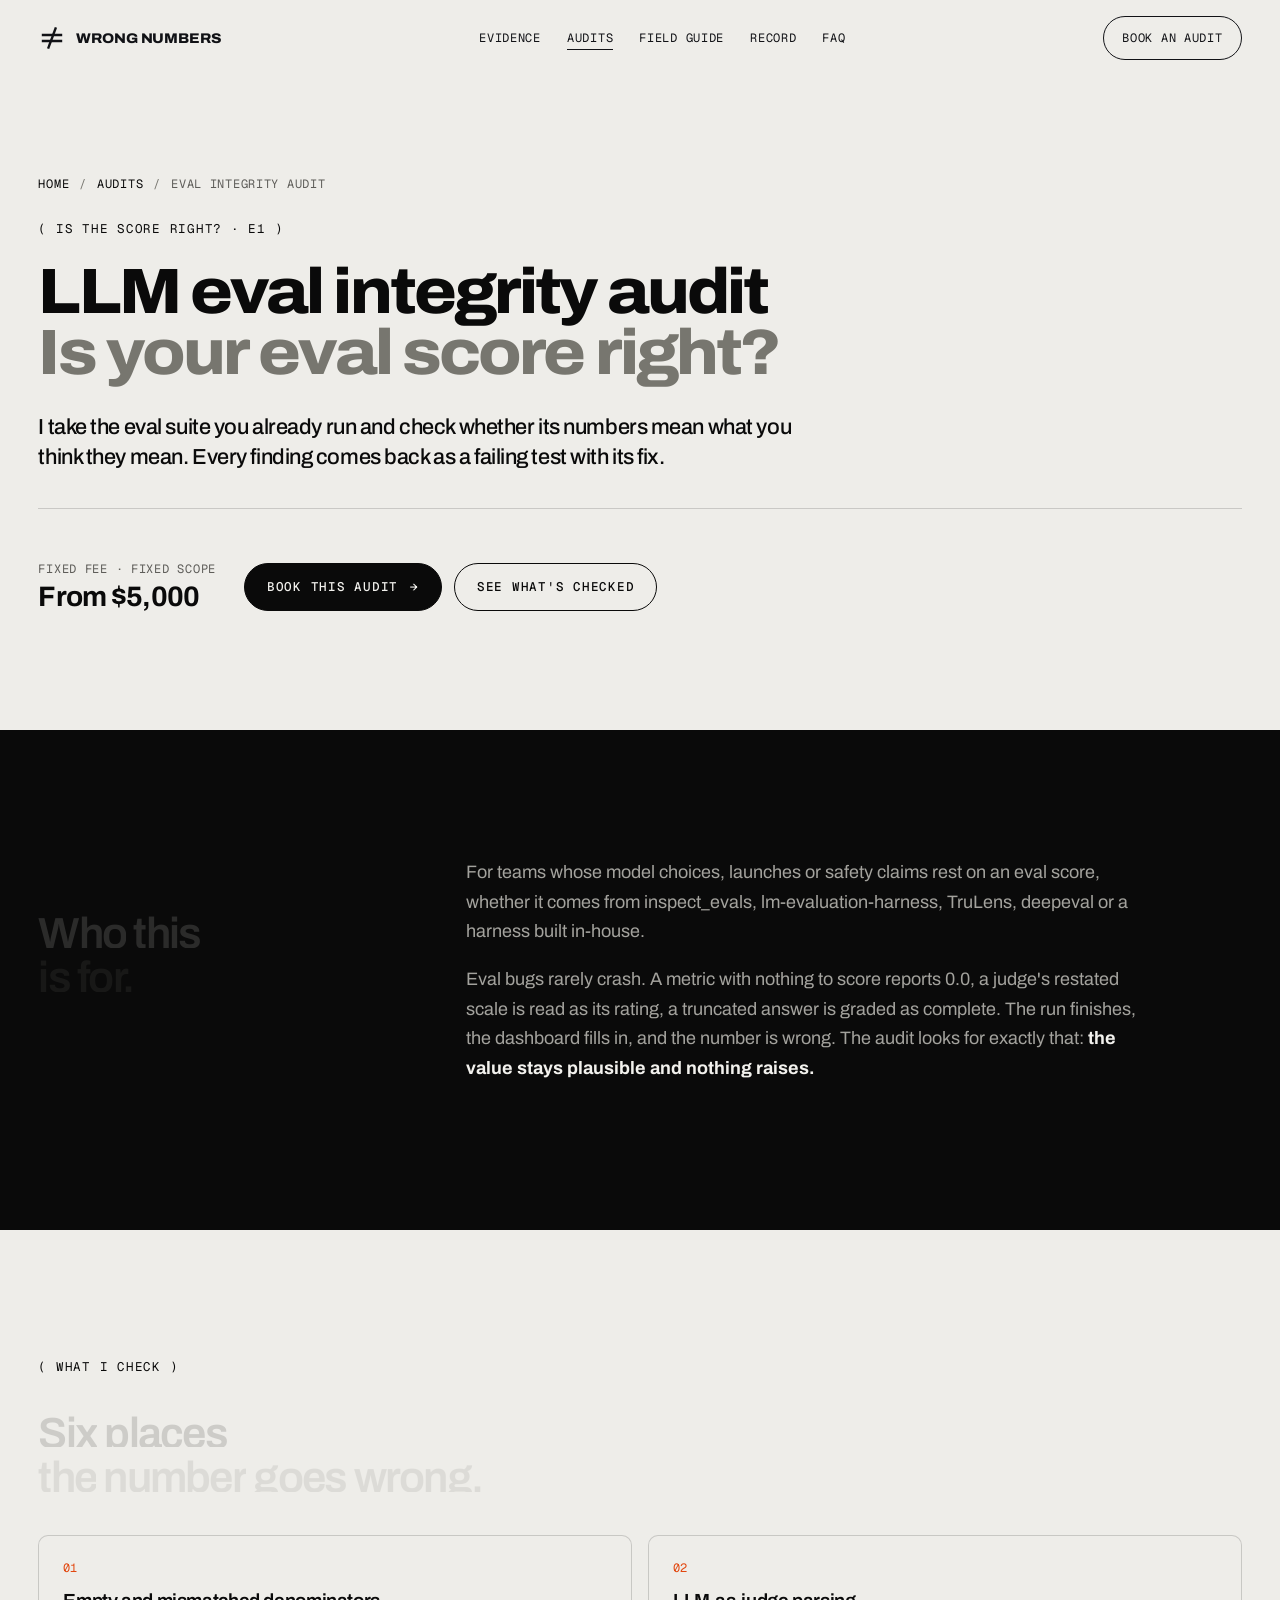
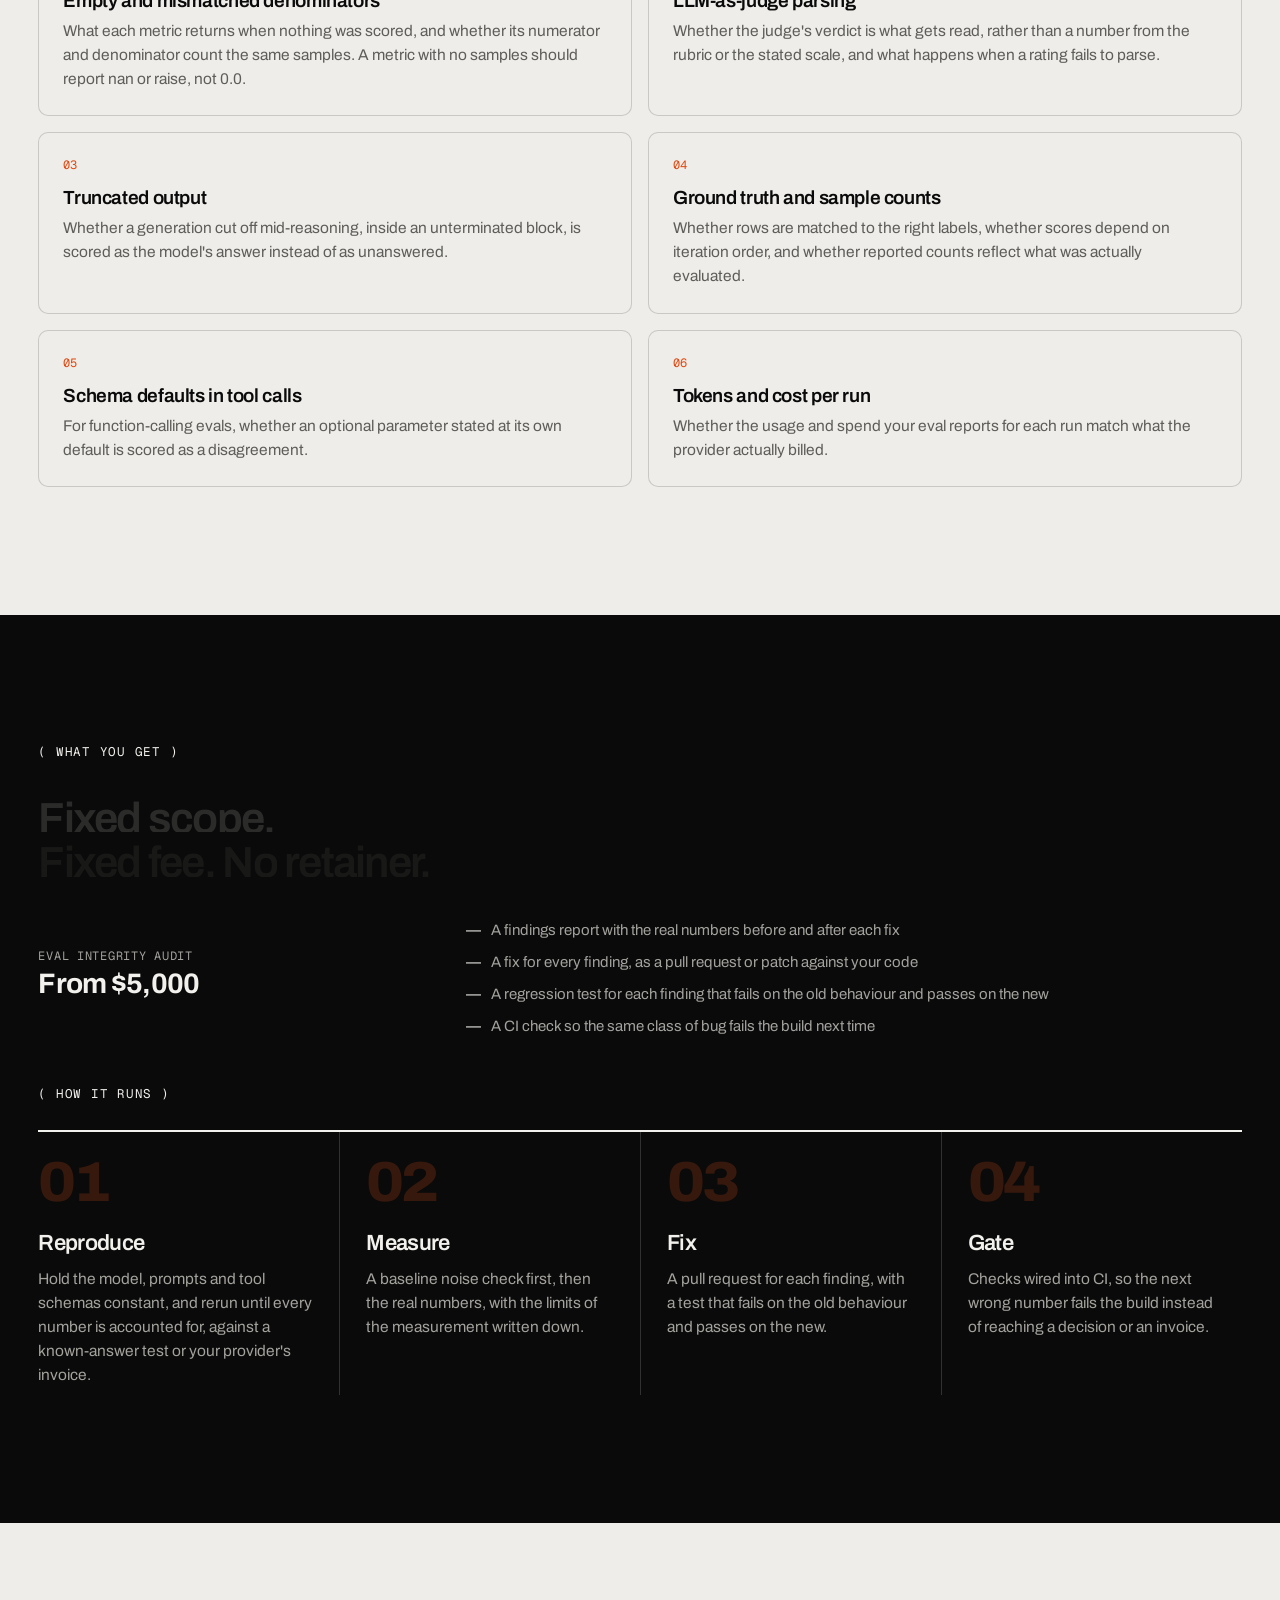
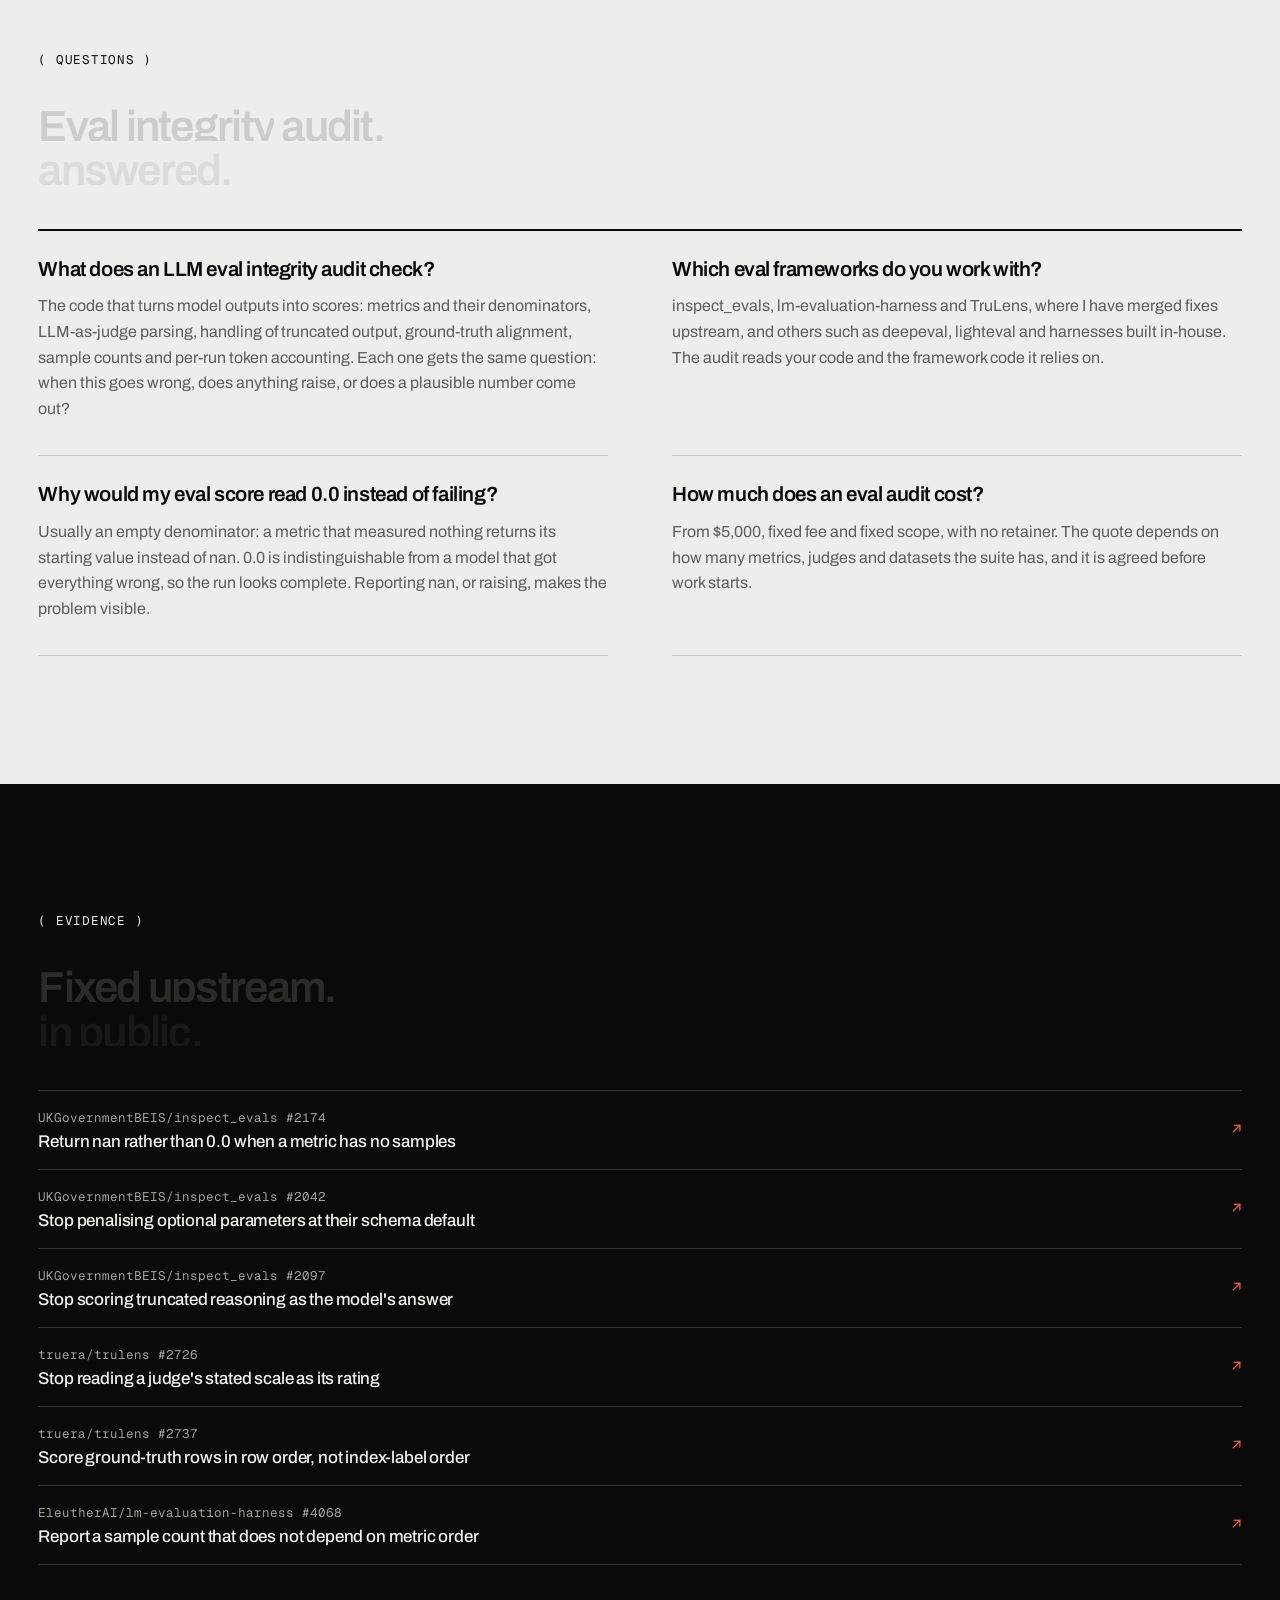
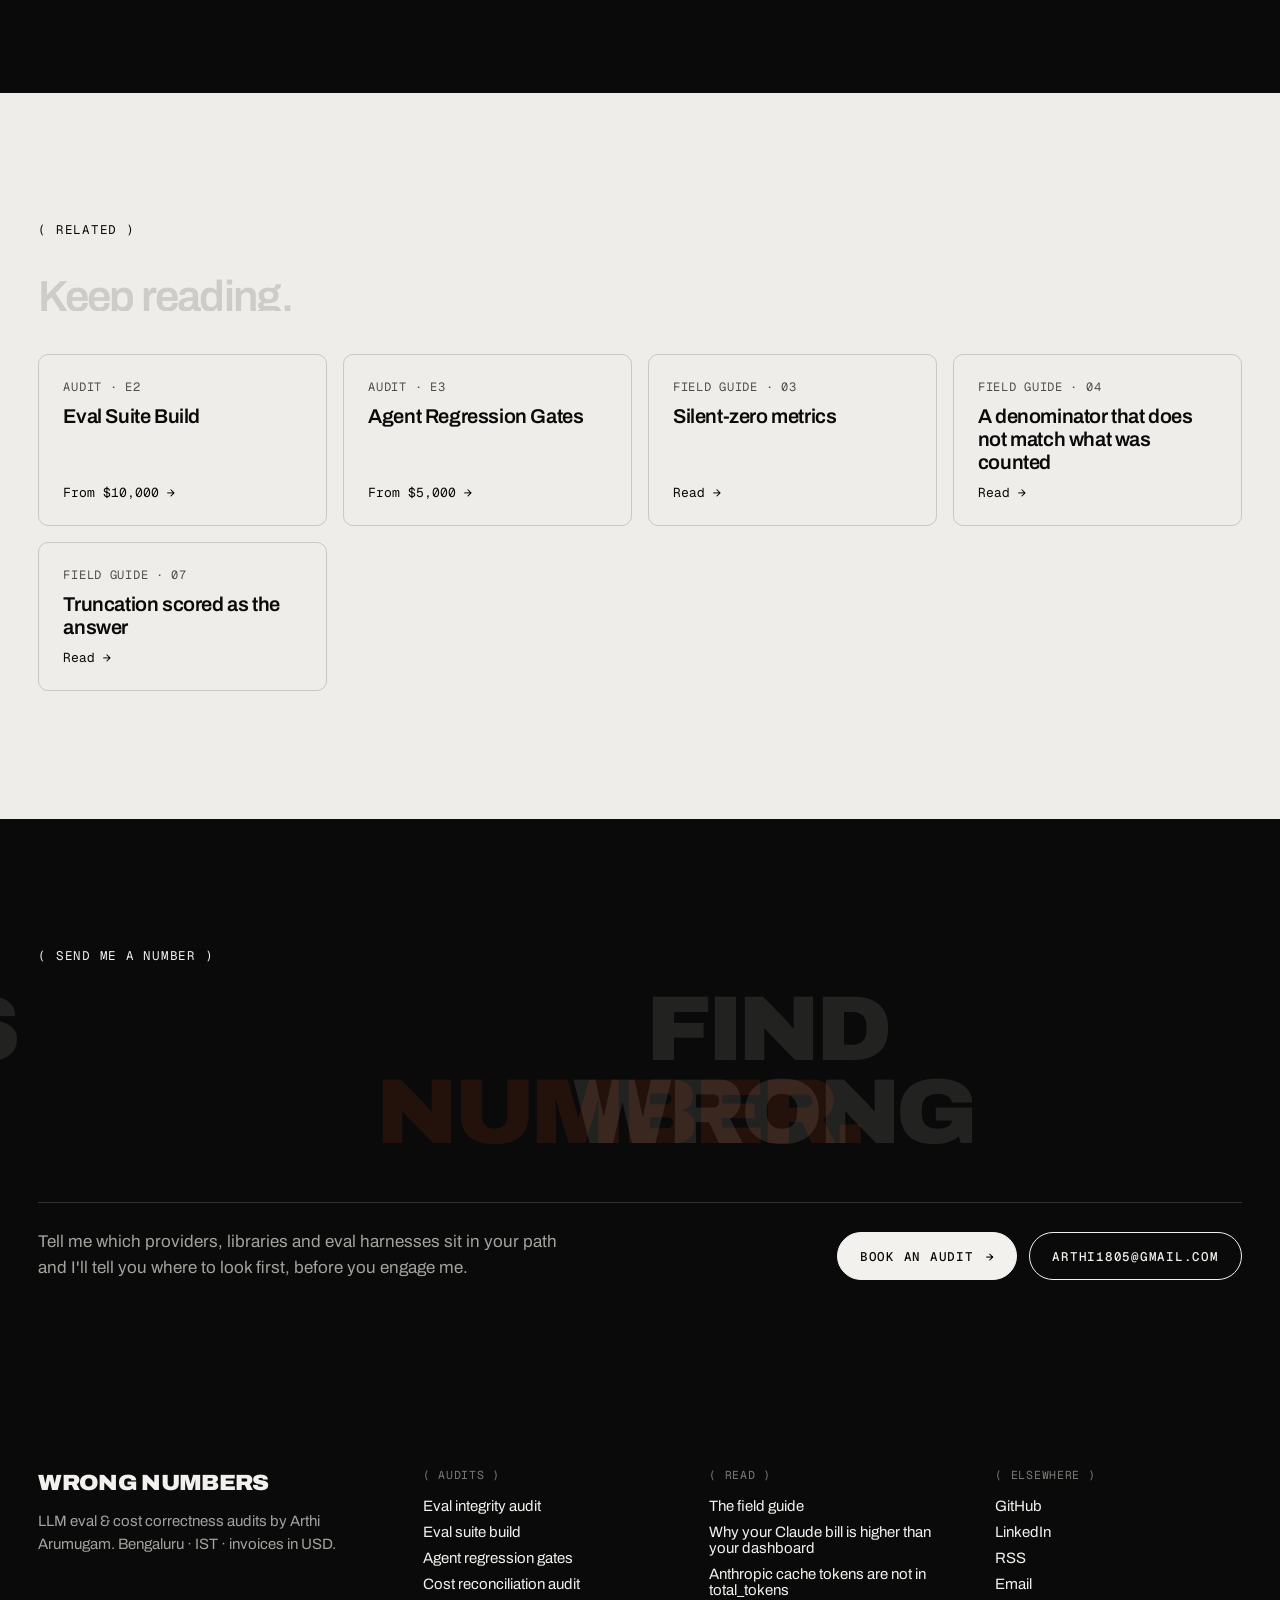
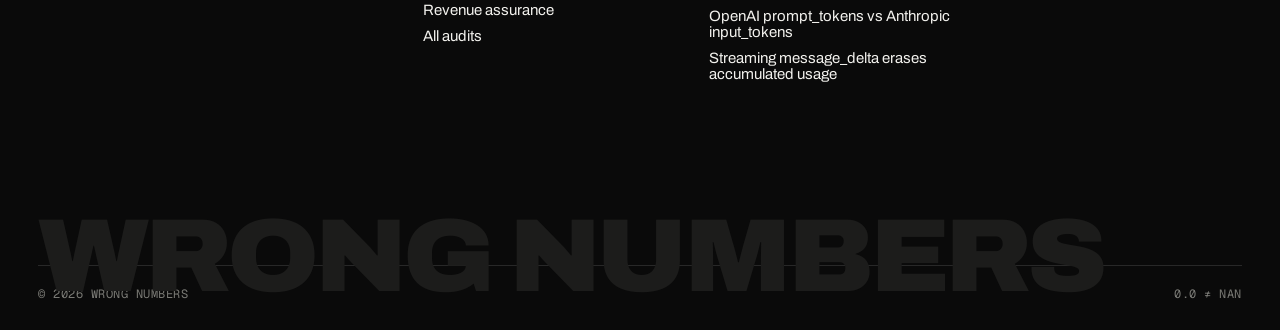
<file: audits/eval-integrity-audit/index.html>
<!doctype html>
<html lang="en">
<head>
<meta charset="utf-8">
<meta name="viewport" content="width=device-width, initial-scale=1">

<title>LLM Eval Integrity Audit | Wrong Numbers</title>
<meta name="description" content="A fixed-fee audit of the LLM eval suite you already run: scorers, empty denominators, LLM-as-judge parsing, truncation and sample counts. From $5,000.">
<meta name="robots" content="index, follow, max-image-preview:large">
<link rel="canonical" href="https://wrong-numbers.dev/audits/eval-integrity-audit/">
<meta name="theme-color" content="#0A0A0A">
<link rel="icon" href="/favicon.svg" type="image/svg+xml">

<meta property="og:type" content="website">
<meta property="og:url" content="https://wrong-numbers.dev/audits/eval-integrity-audit/">
<meta property="og:title" content="LLM Eval Integrity Audit | Wrong Numbers">
<meta property="og:description" content="A fixed-fee audit of the LLM eval suite you already run: scorers, empty denominators, LLM-as-judge parsing, truncation and sample counts. From $5,000.">
<meta property="og:site_name" content="Wrong Numbers">
<meta property="og:image" content="https://wrong-numbers.dev/og.png">
<meta property="og:image:width" content="1200">
<meta property="og:image:height" content="630">
<meta property="og:image:alt" content="Wrong Numbers: LLM eval and cost correctness audits. 0.0 is not nan.">
<meta name="twitter:card" content="summary_large_image">
<meta name="twitter:title" content="LLM Eval Integrity Audit | Wrong Numbers">
<meta name="twitter:description" content="A fixed-fee audit of the LLM eval suite you already run: scorers, empty denominators, LLM-as-judge parsing, truncation and sample counts. From $5,000.">
<meta name="twitter:image" content="https://wrong-numbers.dev/og.png">

<link rel="preconnect" href="https://fonts.googleapis.com">
<link rel="preconnect" href="https://fonts.gstatic.com" crossorigin>
<link rel="stylesheet" href="https://fonts.googleapis.com/css2?family=Archivo:wdth,wght@100..108,400..900&amp;family=Geist+Mono:wght@400;500&amp;display=swap">
<link rel="alternate" type="application/rss+xml" title="Wrong Numbers" href="/feed.xml">
<link rel="stylesheet" href="/home.css">

<script type="application/ld+json">
{
  "@context": "https://schema.org",
  "@graph": [
    {
      "@type": "Service",
      "@id": "https://wrong-numbers.dev/audits/eval-integrity-audit/#service",
      "name": "Eval Integrity Audit",
      "url": "https://wrong-numbers.dev/audits/eval-integrity-audit/",
      "description": "A fixed-fee audit of the LLM eval suite you already run: scorers, empty denominators, LLM-as-judge parsing, truncation and sample counts. From $5,000.",
      "serviceType": "LLM eval integrity audit",
      "provider": {
        "@type": "Person",
        "@id": "https://wrong-numbers.dev/#person",
        "name": "Arthi Arumugam",
        "url": "https://wrong-numbers.dev/"
      },
      "areaServed": "Worldwide",
      "offers": {
        "@type": "Offer",
        "price": "5000",
        "priceCurrency": "USD",
        "url": "https://wrong-numbers.dev/audits/eval-integrity-audit/"
      }
    },
    {
      "@type": "BreadcrumbList",
      "itemListElement": [
        {
          "@type": "ListItem",
          "position": 1,
          "name": "Home",
          "item": "https://wrong-numbers.dev/"
        },
        {
          "@type": "ListItem",
          "position": 2,
          "name": "Audits",
          "item": "https://wrong-numbers.dev/audits/"
        },
        {
          "@type": "ListItem",
          "position": 3,
          "name": "Eval Integrity Audit",
          "item": "https://wrong-numbers.dev/audits/eval-integrity-audit/"
        }
      ]
    },
    {
      "@type": "FAQPage",
      "mainEntity": [
        {
          "@type": "Question",
          "name": "What does an LLM eval integrity audit check?",
          "acceptedAnswer": {
            "@type": "Answer",
            "text": "The code that turns model outputs into scores: metrics and their denominators, LLM-as-judge parsing, handling of truncated output, ground-truth alignment, sample counts and per-run token accounting. Each one gets the same question: when this goes wrong, does anything raise, or does a plausible number come out?"
          }
        },
        {
          "@type": "Question",
          "name": "Which eval frameworks do you work with?",
          "acceptedAnswer": {
            "@type": "Answer",
            "text": "inspect_evals, lm-evaluation-harness and TruLens, where I have merged fixes upstream, and others such as deepeval, lighteval and harnesses built in-house. The audit reads your code and the framework code it relies on."
          }
        },
        {
          "@type": "Question",
          "name": "Why would my eval score read 0.0 instead of failing?",
          "acceptedAnswer": {
            "@type": "Answer",
            "text": "Usually an empty denominator: a metric that measured nothing returns its starting value instead of nan. 0.0 is indistinguishable from a model that got everything wrong, so the run looks complete. Reporting nan, or raising, makes the problem visible."
          }
        },
        {
          "@type": "Question",
          "name": "How much does an eval audit cost?",
          "acceptedAnswer": {
            "@type": "Answer",
            "text": "From $5,000, fixed fee and fixed scope, with no retainer. The quote depends on how many metrics, judges and datasets the suite has, and it is agreed before work starts."
          }
        }
      ]
    }
  ]
}
</script>
</head>
<body>
<a class="skip" href="#main">Skip to content</a>
<div class="progress" aria-hidden="true"><span></span></div>

<header class="bar">
  <a class="bar-mark" href="/" aria-label="Wrong Numbers, home">
    <svg width="28" height="28" viewBox="0 0 28 28" fill="none" aria-hidden="true"><path d="M5 11h18M5 17h18" stroke="currentColor" stroke-width="2.4" stroke-linecap="square"/><path d="M17.5 4.5l-7 19" stroke="currentColor" stroke-width="2.4" stroke-linecap="square"/></svg>
    <span>Wrong Numbers</span>
  </a>
  <nav class="bar-nav" aria-label="Primary">
    <a href="/#ledger">Evidence</a>
    <a href="/audits/" aria-current="page" class="on">Audits</a>
    <a href="/field-guide/">Field guide</a>
    <a href="/#proof">Record</a>
    <a href="/#faq">FAQ</a>
  </nav>
  <a class="bar-cta" href="mailto:arthi1805@gmail.com?subject=Audit%20enquiry">Book an audit</a>
</header>

<main id="main">
  <section class="paper page-hero">
    <div class="sec-in">
      <ol class="crumbs" aria-label="Breadcrumb"><li><a href="/">Home</a></li><li><a href="/audits/">Audits</a></li><li aria-current="page">Eval Integrity Audit</li></ol>
      <p class="label" data-reveal>( Is the score right? · E1 )</p>
      <h1 class="page-title">LLM eval integrity audit<span class="soft">Is your eval score right?</span></h1>
      <p class="page-lede" data-reveal>I take the eval suite you already run and check whether its numbers mean what you think they mean. Every finding comes back as a failing test with its fix.</p>
      <div class="page-facts" data-reveal>
        <p class="price-tag"><small>Fixed fee · fixed scope</small>From $5,000</p>
        <div class="pills">
          <a class="pill pill-ink" href="mailto:arthi1805@gmail.com?subject=Eval%20integrity%20audit">Book this audit<span aria-hidden="true">→</span></a>
          <a class="pill pill-line" href="#scope">See what's checked</a>
        </div>
      </div>
    </div>
  </section>

  <section class="sec ink">
    <div class="sec-in block-grid">
      <div>
        <p class="label" data-reveal>( Who it's for )</p>
        <h2 class="statement statement-sm scrub" data-reveal>Who this<br><span class="soft">is for.</span></h2>
      </div>
      <div class="prose" data-reveal>
        <p>For teams whose model choices, launches or safety claims rest on an eval score, whether it comes from inspect_evals, lm-evaluation-harness, TruLens, deepeval or a harness built in-house.</p>
        <p>Eval bugs rarely crash. A metric with nothing to score reports 0.0, a judge's restated scale is read as its rating, a truncated answer is graded as complete. The run finishes, the dashboard fills in, and the number is wrong. The audit looks for exactly that: <strong>the value stays plausible and nothing raises.</strong></p>
      </div>
    </div>
  </section>

  <section class="sec paper" id="scope">
    <div class="sec-in">
      <p class="label" data-reveal>( What I check )</p>
      <h2 class="statement statement-sm scrub" data-reveal>Six places<br><span class="soft">the number goes wrong.</span></h2>
      <ol class="checks">
        <li data-reveal><span class="ck">01</span><h3>Empty and mismatched denominators</h3><p>What each metric returns when nothing was scored, and whether its numerator and denominator count the same samples. A metric with no samples should report nan or raise, not 0.0.</p></li>
        <li data-reveal><span class="ck">02</span><h3>LLM-as-judge parsing</h3><p>Whether the judge's verdict is what gets read, rather than a number from the rubric or the stated scale, and what happens when a rating fails to parse.</p></li>
        <li data-reveal><span class="ck">03</span><h3>Truncated output</h3><p>Whether a generation cut off mid-reasoning, inside an unterminated block, is scored as the model's answer instead of as unanswered.</p></li>
        <li data-reveal><span class="ck">04</span><h3>Ground truth and sample counts</h3><p>Whether rows are matched to the right labels, whether scores depend on iteration order, and whether reported counts reflect what was actually evaluated.</p></li>
        <li data-reveal><span class="ck">05</span><h3>Schema defaults in tool calls</h3><p>For function-calling evals, whether an optional parameter stated at its own default is scored as a disagreement.</p></li>
        <li data-reveal><span class="ck">06</span><h3>Tokens and cost per run</h3><p>Whether the usage and spend your eval reports for each run match what the provider actually billed.</p></li>
      </ol>
    </div>
  </section>

  <section class="sec ink">
    <div class="sec-in">
      <p class="label" data-reveal>( What you get )</p>
      <h2 class="statement statement-sm scrub" data-reveal>Fixed scope.<br><span class="soft">Fixed fee. No retainer.</span></h2>
      <div class="block-grid">
        <p class="price-tag" data-reveal><small>Eval integrity audit</small>From $5,000</p>
        <ul class="ticks" data-reveal>
          <li>A findings report with the real numbers before and after each fix</li>
          <li>A fix for every finding, as a pull request or patch against your code</li>
          <li>A regression test for each finding that fails on the old behaviour and passes on the new</li>
          <li>A CI check so the same class of bug fails the build next time</li>
        </ul>
      </div>
      <h3 class="mini-head">( How it runs )</h3>
      <ol class="steps">
        <li data-reveal><span class="step-n">01</span><h3>Reproduce</h3><p>Hold the model, prompts and tool schemas constant, and rerun until every number is accounted for, against a known-answer test or your provider's invoice.</p></li>
        <li data-reveal><span class="step-n">02</span><h3>Measure</h3><p>A baseline noise check first, then the real numbers, with the limits of the measurement written down.</p></li>
        <li data-reveal><span class="step-n">03</span><h3>Fix</h3><p>A pull request for each finding, with a test that fails on the old behaviour and passes on the new.</p></li>
        <li data-reveal><span class="step-n">04</span><h3>Gate</h3><p>Checks wired into CI, so the next wrong number fails the build instead of reaching a decision or an invoice.</p></li>
      </ol>
    </div>
  </section>

  <section class="sec paper" id="faq">
    <div class="sec-in">
      <p class="label" data-reveal>( Questions )</p>
      <h2 class="statement statement-sm scrub" data-reveal>Eval integrity audit,<br><span class="soft">answered.</span></h2>
      <div class="faq">
        <article data-reveal>
          <h3>What does an LLM eval integrity audit check?</h3>
          <p>The code that turns model outputs into scores: metrics and their denominators, LLM-as-judge parsing, handling of truncated output, ground-truth alignment, sample counts and per-run token accounting. Each one gets the same question: when this goes wrong, does anything raise, or does a plausible number come out?</p>
        </article>
        <article data-reveal>
          <h3>Which eval frameworks do you work with?</h3>
          <p>inspect_evals, lm-evaluation-harness and TruLens, where I have merged fixes upstream, and others such as deepeval, lighteval and harnesses built in-house. The audit reads your code and the framework code it relies on.</p>
        </article>
        <article data-reveal>
          <h3>Why would my eval score read 0.0 instead of failing?</h3>
          <p>Usually an empty denominator: a metric that measured nothing returns its starting value instead of nan. 0.0 is indistinguishable from a model that got everything wrong, so the run looks complete. Reporting nan, or raising, makes the problem visible.</p>
        </article>
        <article data-reveal>
          <h3>How much does an eval audit cost?</h3>
          <p>From $5,000, fixed fee and fixed scope, with no retainer. The quote depends on how many metrics, judges and datasets the suite has, and it is agreed before work starts.</p>
        </article>
      </div>
    </div>
  </section>

  <section class="sec ink">
    <div class="sec-in">
      <p class="label" data-reveal>( Evidence )</p>
      <h2 class="statement statement-sm scrub" data-reveal>Fixed upstream,<br><span class="soft">in public.</span></h2>
      <ul class="evidence-list" data-reveal>
        <li><a href="https://github.com/UKGovernmentBEIS/inspect_evals/pull/2174"><span class="er">UKGovernmentBEIS/inspect_evals #2174</span><span class="et">Return nan rather than 0.0 when a metric has no samples</span></a></li>
        <li><a href="https://github.com/UKGovernmentBEIS/inspect_evals/pull/2042"><span class="er">UKGovernmentBEIS/inspect_evals #2042</span><span class="et">Stop penalising optional parameters at their schema default</span></a></li>
        <li><a href="https://github.com/UKGovernmentBEIS/inspect_evals/pull/2097"><span class="er">UKGovernmentBEIS/inspect_evals #2097</span><span class="et">Stop scoring truncated reasoning as the model&#x27;s answer</span></a></li>
        <li><a href="https://github.com/truera/trulens/pull/2726"><span class="er">truera/trulens #2726</span><span class="et">Stop reading a judge&#x27;s stated scale as its rating</span></a></li>
        <li><a href="https://github.com/truera/trulens/pull/2737"><span class="er">truera/trulens #2737</span><span class="et">Score ground-truth rows in row order, not index-label order</span></a></li>
        <li><a href="https://github.com/EleutherAI/lm-evaluation-harness/pull/4068"><span class="er">EleutherAI/lm-evaluation-harness #4068</span><span class="et">Report a sample count that does not depend on metric order</span></a></li>
      </ul>
    </div>
  </section>

  <section class="sec paper">
    <div class="sec-in">
      <p class="label" data-reveal>( Related )</p>
      <h2 class="statement statement-sm scrub" data-reveal>Keep reading.</h2>
      <div class="related">
        <a href="/audits/eval-suite-build/" data-reveal><span class="rk">Audit · E2</span><span class="rt">Eval Suite Build</span><span class="rp">From $10,000 →</span></a>
        <a href="/audits/agent-regression-gates/" data-reveal><span class="rk">Audit · E3</span><span class="rt">Agent Regression Gates</span><span class="rp">From $5,000 →</span></a>
        <a href="/field-guide/#silent-zero-metrics" data-reveal><span class="rk">Field guide · 03</span><span class="rt">Silent-zero metrics</span><span class="rp">Read →</span></a>
        <a href="/field-guide/#mismatched-denominator" data-reveal><span class="rk">Field guide · 04</span><span class="rt">A denominator that does not match what was counted</span><span class="rp">Read →</span></a>
        <a href="/field-guide/#truncation-scored-as-answer" data-reveal><span class="rk">Field guide · 07</span><span class="rt">Truncation scored as the answer</span><span class="rp">Read →</span></a>
      </div>
    </div>
  </section>

  <section class="sec ink close">
    <div class="sec-in">
      <p class="label" data-reveal>( Send me a number )</p>
      <h2 class="close-title scrubx" data-reveal>Let's find<br>the wrong <span class="hot">number.</span></h2>
      <div class="close-row" data-reveal>
        <p>Tell me which providers, libraries and eval harnesses sit in your path and I'll tell you where to look first, before you engage me.</p>
        <div class="pills">
          <a class="pill pill-light" href="mailto:arthi1805@gmail.com?subject=Eval%20integrity%20audit">Book an audit<span aria-hidden="true">→</span></a>
          <a class="pill pill-line" href="mailto:arthi1805@gmail.com">arthi1805@gmail.com</a>
        </div>
      </div>
    </div>
  </section>
</main>

<footer class="foot ink">
  <div class="foot-in">
    <div class="foot-col">
      <p class="foot-brand">Wrong Numbers</p>
      <p>LLM eval &amp; cost correctness audits by Arthi Arumugam. Bengaluru · IST · invoices in USD.</p>
    </div>
    <nav class="foot-col" aria-label="Audits">
      <span class="mini">( Audits )</span>
      <a href="/audits/eval-integrity-audit/">Eval integrity audit</a>
      <a href="/audits/eval-suite-build/">Eval suite build</a>
      <a href="/audits/agent-regression-gates/">Agent regression gates</a>
      <a href="/audits/llm-cost-reconciliation/">Cost reconciliation audit</a>
      <a href="/audits/revenue-assurance/">Revenue assurance</a>
      <a href="/audits/">All audits</a>
    </nav>
    <nav class="foot-col" aria-label="Read">
      <span class="mini">( Read )</span>
      <a href="/field-guide/">The field guide</a>
      <a href="/articles/claude-bill-higher-than-dashboard/">Why your Claude bill is higher than your dashboard</a>
      <a href="/articles/anthropic-cache-tokens-not-counted/">Anthropic cache tokens are not in total_tokens</a>
      <a href="/articles/openai-prompt-tokens-vs-anthropic-input-tokens/">OpenAI prompt_tokens vs Anthropic input_tokens</a>
      <a href="/articles/streaming-message-delta-erases-token-usage/">Streaming message_delta erases accumulated usage</a>
    </nav>
    <nav class="foot-col" aria-label="Elsewhere">
      <span class="mini">( Elsewhere )</span>
      <a href="https://github.com/arthi-arumugam-git">GitHub</a>
      <a href="https://www.linkedin.com/in/arthi-arumugam-ai-engineer">LinkedIn</a>
      <a href="/feed.xml">RSS</a>
      <a href="mailto:arthi1805@gmail.com">Email</a>
    </nav>
  </div>
  <p class="foot-wm" aria-hidden="true"><span>W</span><span>r</span><span>o</span><span>n</span><span>g</span> <span>N</span><span>u</span><span>m</span><span>b</span><span>e</span><span>r</span><span>s</span></p>
  <p class="foot-base"><span>© 2026 Wrong Numbers</span><span>0.0 ≠ nan</span></p>
</footer>

<script src="/home.js" defer></script>
</body>
</html>
</file>
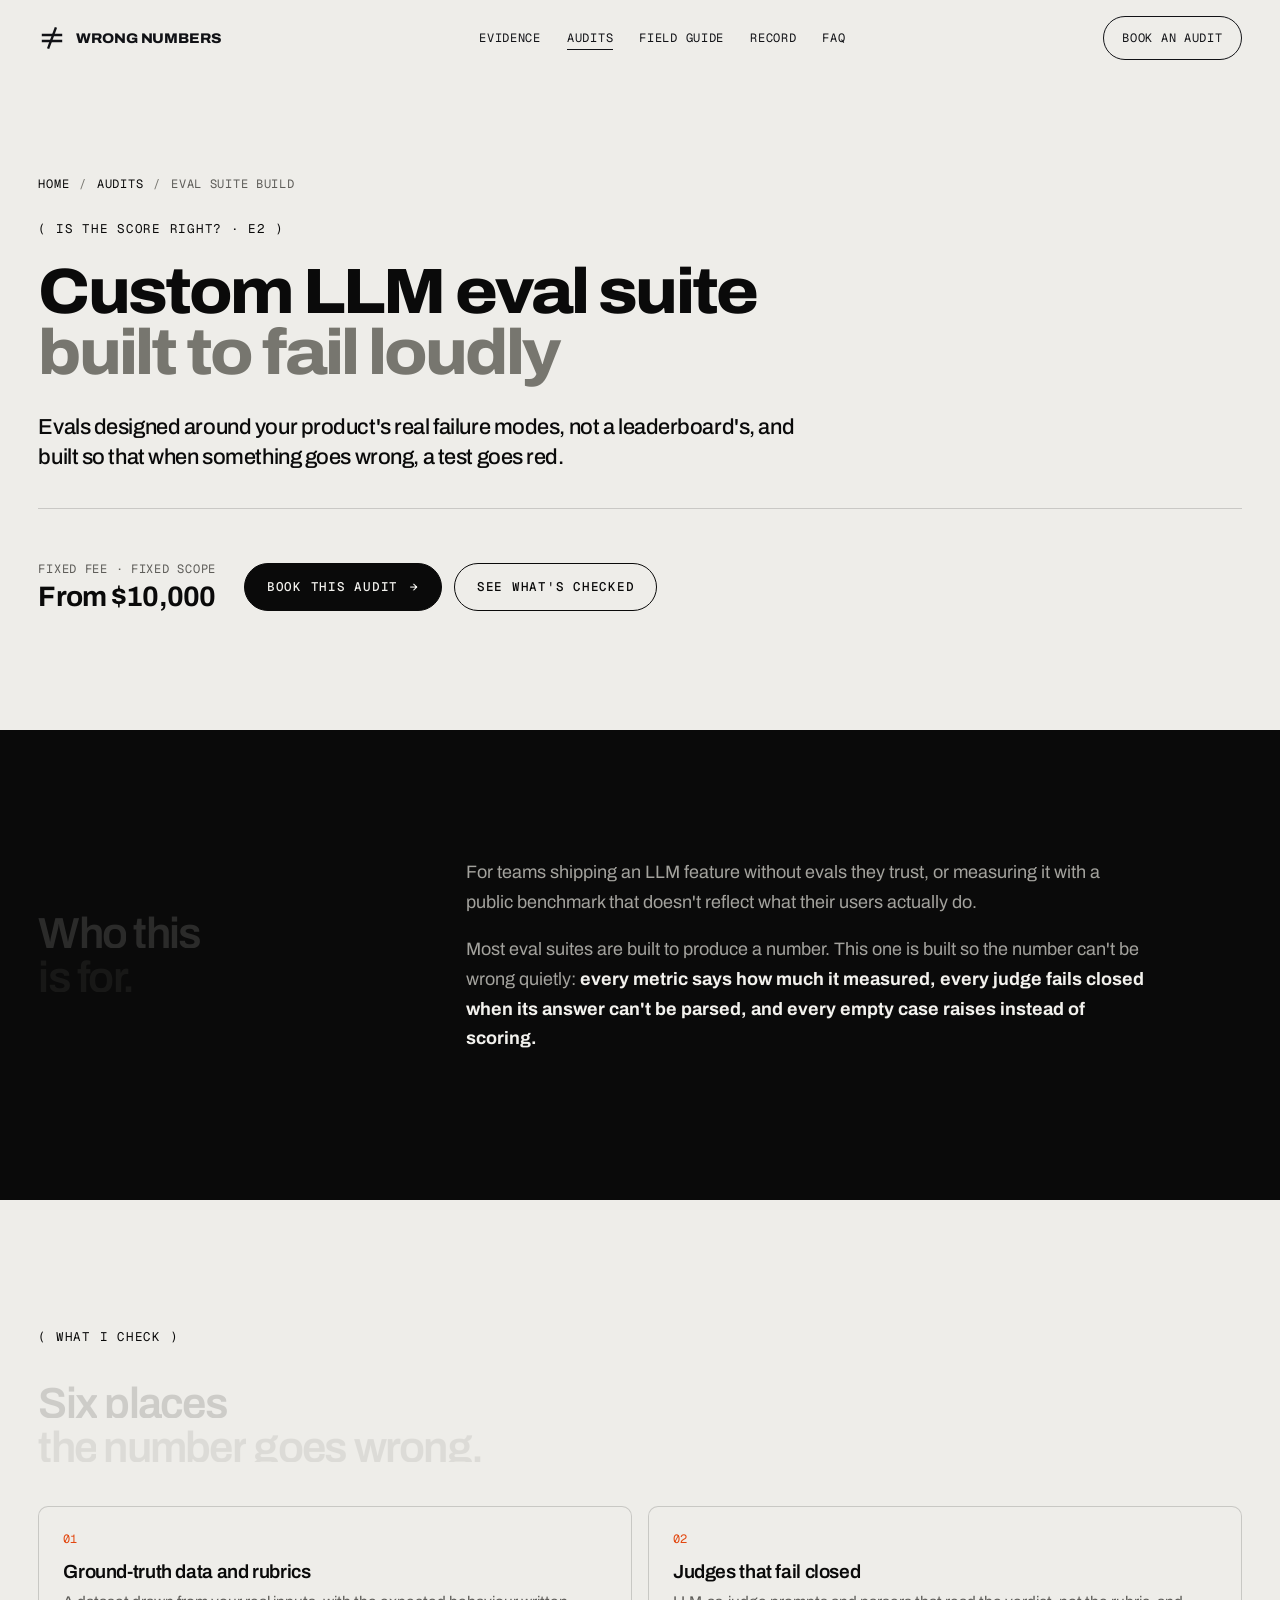
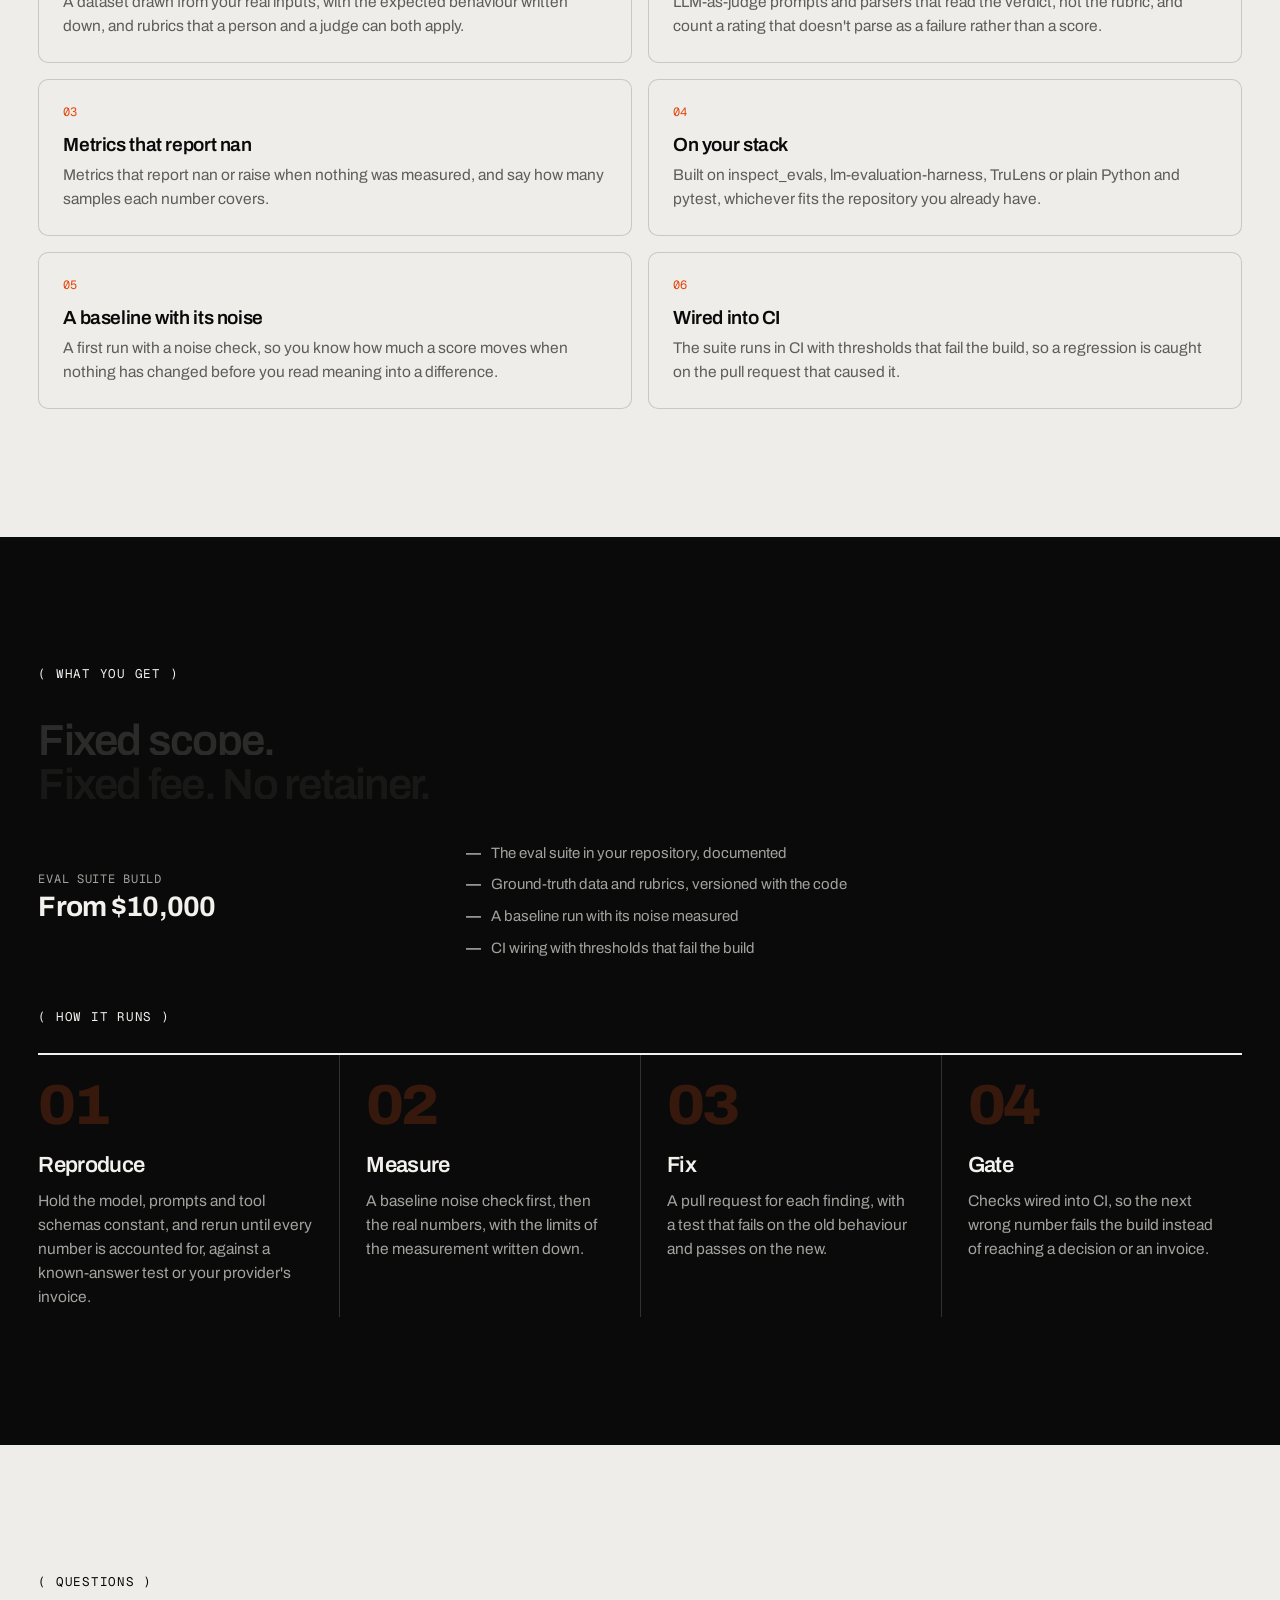
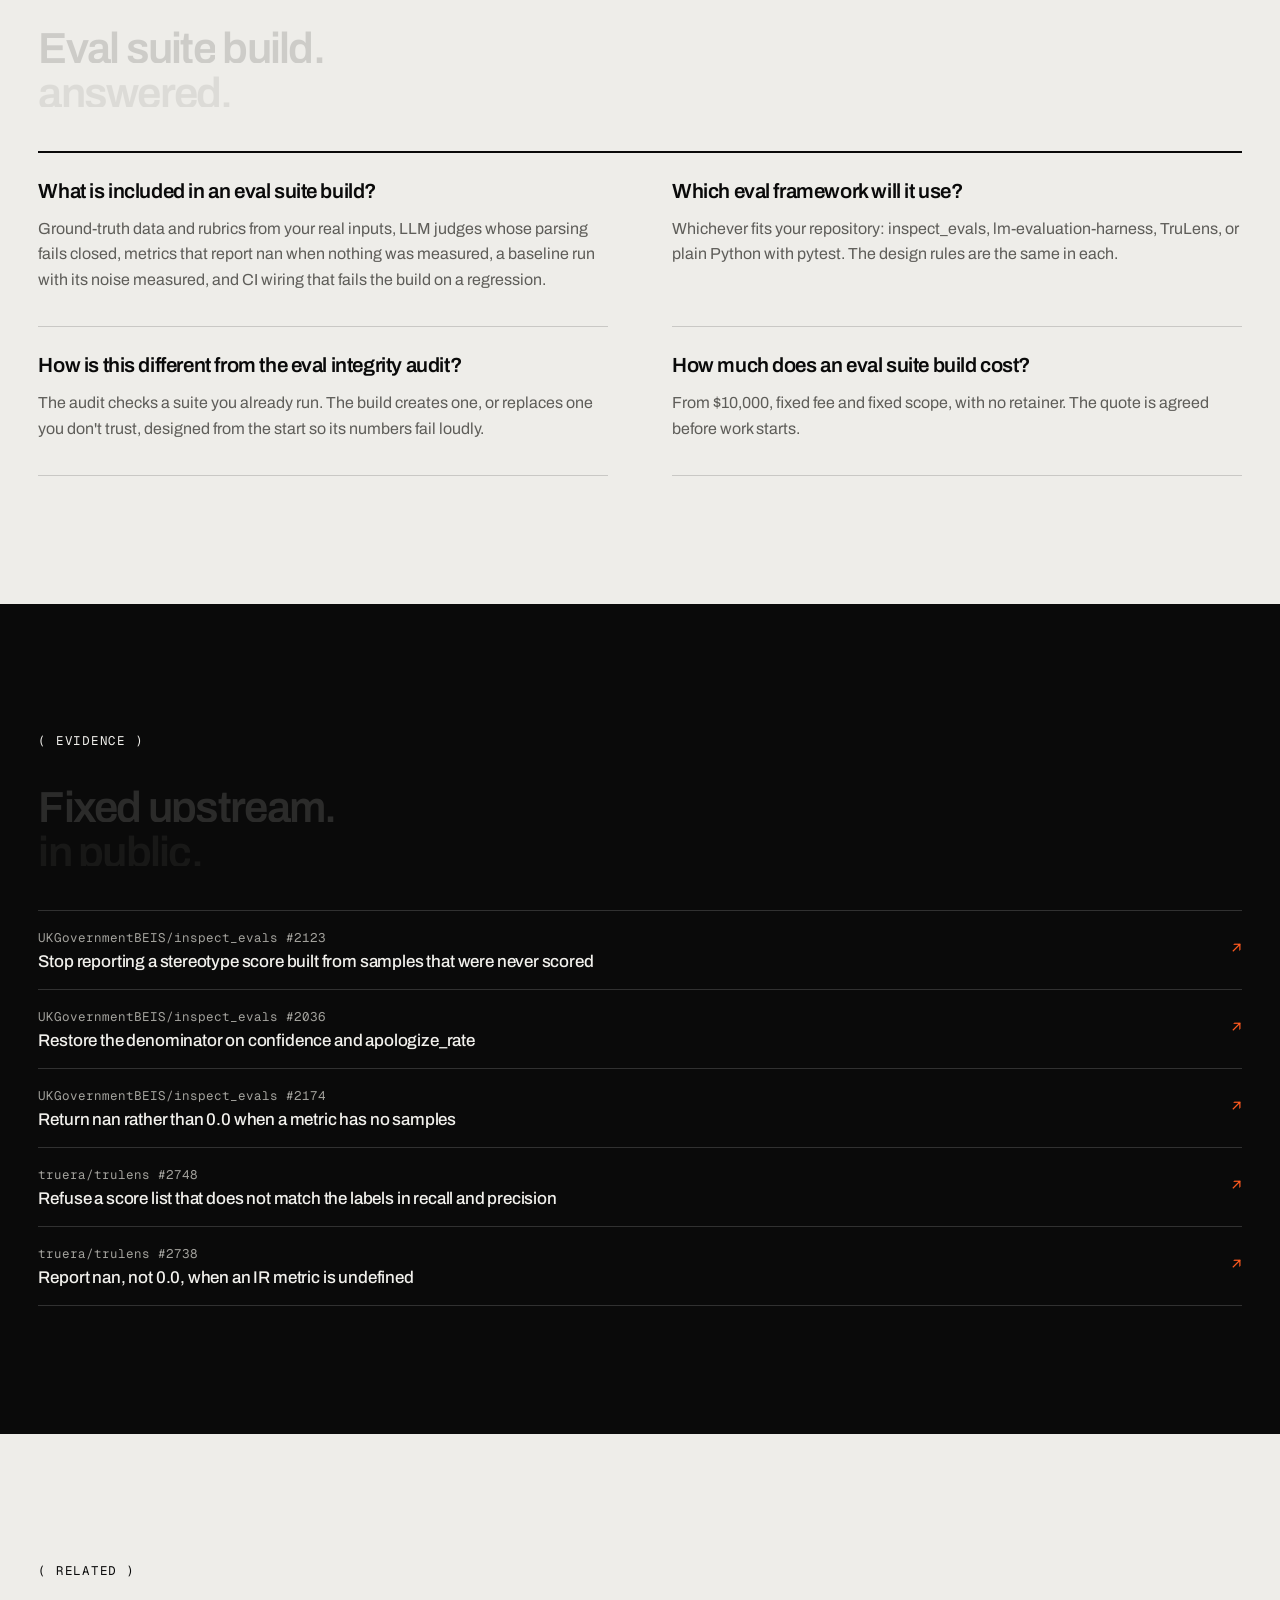
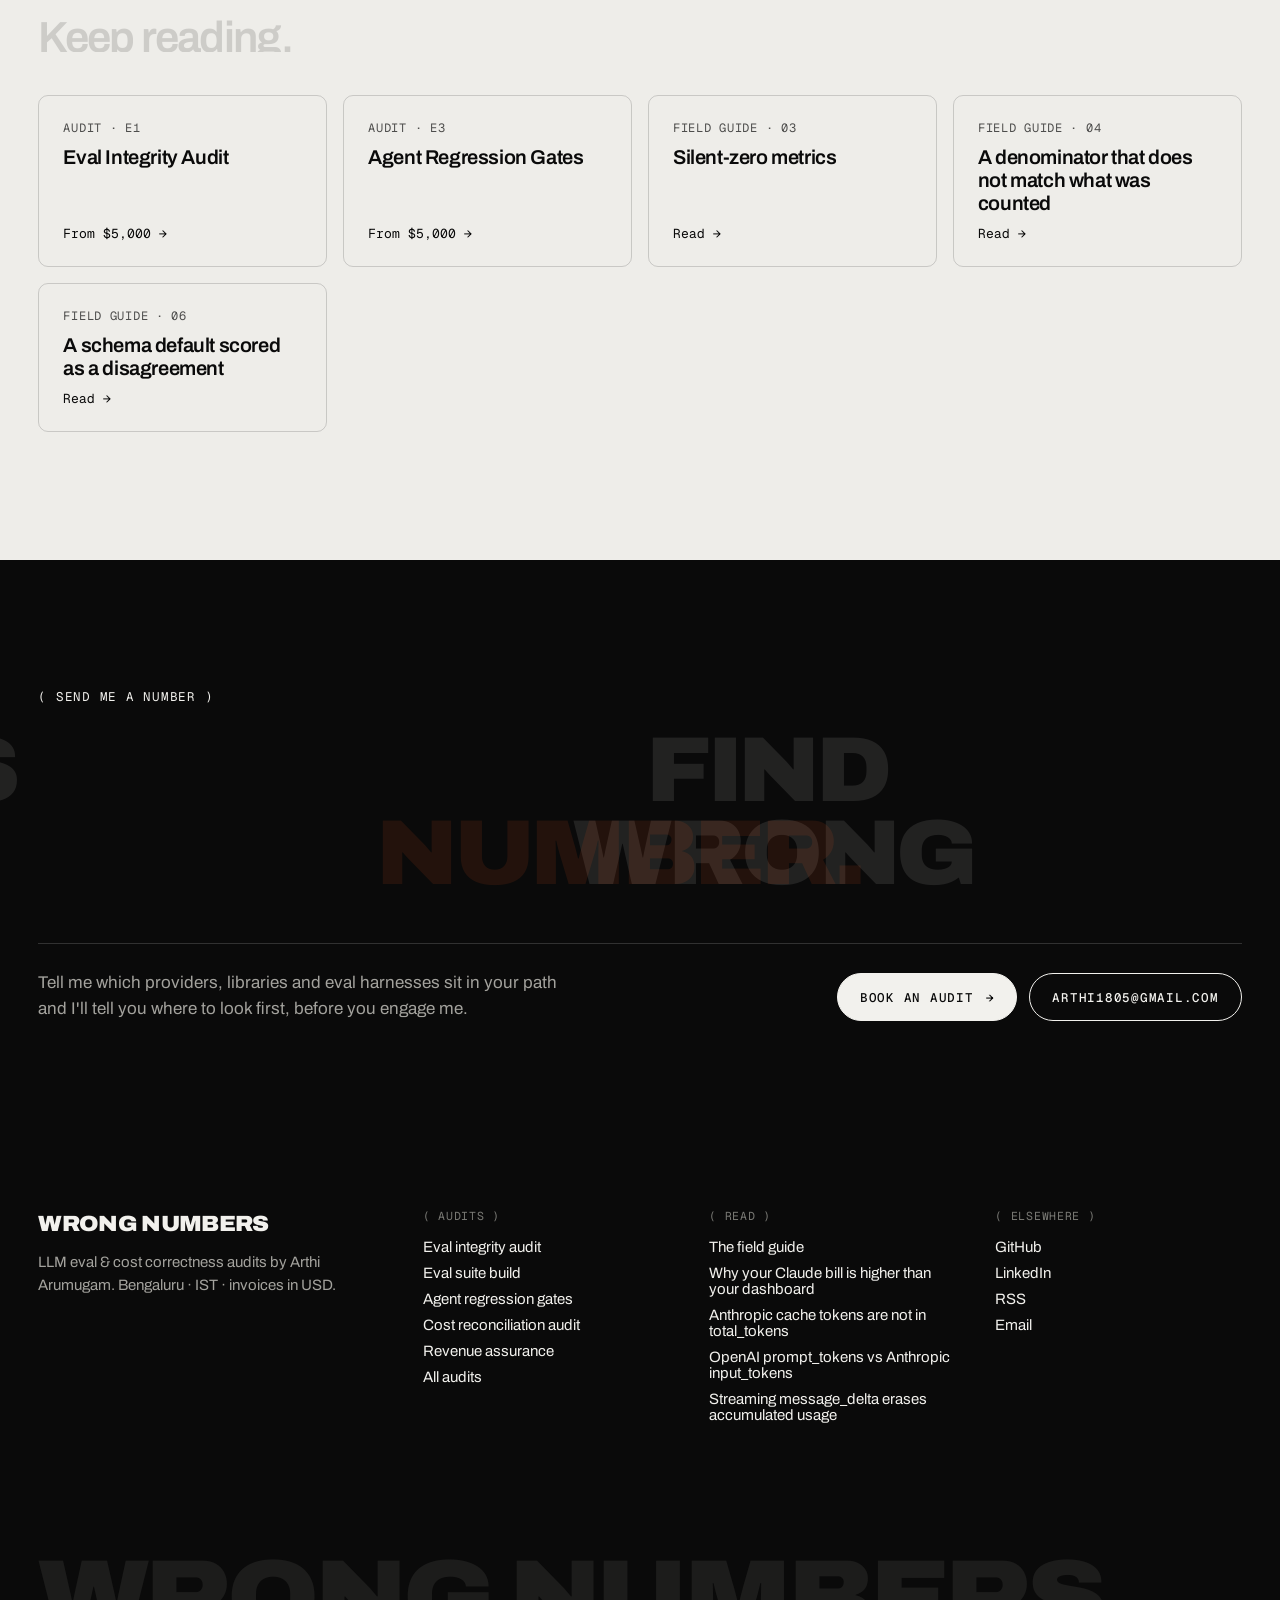
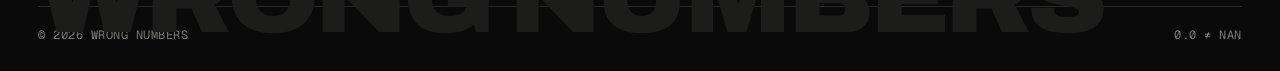
<file: audits/eval-suite-build/index.html>
<!doctype html>
<html lang="en">
<head>
<meta charset="utf-8">
<meta name="viewport" content="width=device-width, initial-scale=1">

<title>Custom LLM Eval Suite Build | Wrong Numbers</title>
<meta name="description" content="An LLM eval suite built around your product&#x27;s real failure modes: ground-truth data, rubrics, LLM judges that fail closed, metrics that report nan. From $10,000.">
<meta name="robots" content="index, follow, max-image-preview:large">
<link rel="canonical" href="https://wrong-numbers.dev/audits/eval-suite-build/">
<meta name="theme-color" content="#0A0A0A">
<link rel="icon" href="/favicon.svg" type="image/svg+xml">

<meta property="og:type" content="website">
<meta property="og:url" content="https://wrong-numbers.dev/audits/eval-suite-build/">
<meta property="og:title" content="Custom LLM Eval Suite Build | Wrong Numbers">
<meta property="og:description" content="An LLM eval suite built around your product&#x27;s real failure modes: ground-truth data, rubrics, LLM judges that fail closed, metrics that report nan. From $10,000.">
<meta property="og:site_name" content="Wrong Numbers">
<meta property="og:image" content="https://wrong-numbers.dev/og.png">
<meta property="og:image:width" content="1200">
<meta property="og:image:height" content="630">
<meta property="og:image:alt" content="Wrong Numbers: LLM eval and cost correctness audits. 0.0 is not nan.">
<meta name="twitter:card" content="summary_large_image">
<meta name="twitter:title" content="Custom LLM Eval Suite Build | Wrong Numbers">
<meta name="twitter:description" content="An LLM eval suite built around your product&#x27;s real failure modes: ground-truth data, rubrics, LLM judges that fail closed, metrics that report nan. From $10,000.">
<meta name="twitter:image" content="https://wrong-numbers.dev/og.png">

<link rel="preconnect" href="https://fonts.googleapis.com">
<link rel="preconnect" href="https://fonts.gstatic.com" crossorigin>
<link rel="stylesheet" href="https://fonts.googleapis.com/css2?family=Archivo:wdth,wght@100..108,400..900&amp;family=Geist+Mono:wght@400;500&amp;display=swap">
<link rel="alternate" type="application/rss+xml" title="Wrong Numbers" href="/feed.xml">
<link rel="stylesheet" href="/home.css">

<script type="application/ld+json">
{
  "@context": "https://schema.org",
  "@graph": [
    {
      "@type": "Service",
      "@id": "https://wrong-numbers.dev/audits/eval-suite-build/#service",
      "name": "Eval Suite Build",
      "url": "https://wrong-numbers.dev/audits/eval-suite-build/",
      "description": "An LLM eval suite built around your product's real failure modes: ground-truth data, rubrics, LLM judges that fail closed, metrics that report nan. From $10,000.",
      "serviceType": "Custom LLM eval suite",
      "provider": {
        "@type": "Person",
        "@id": "https://wrong-numbers.dev/#person",
        "name": "Arthi Arumugam",
        "url": "https://wrong-numbers.dev/"
      },
      "areaServed": "Worldwide",
      "offers": {
        "@type": "Offer",
        "price": "10000",
        "priceCurrency": "USD",
        "url": "https://wrong-numbers.dev/audits/eval-suite-build/"
      }
    },
    {
      "@type": "BreadcrumbList",
      "itemListElement": [
        {
          "@type": "ListItem",
          "position": 1,
          "name": "Home",
          "item": "https://wrong-numbers.dev/"
        },
        {
          "@type": "ListItem",
          "position": 2,
          "name": "Audits",
          "item": "https://wrong-numbers.dev/audits/"
        },
        {
          "@type": "ListItem",
          "position": 3,
          "name": "Eval Suite Build",
          "item": "https://wrong-numbers.dev/audits/eval-suite-build/"
        }
      ]
    },
    {
      "@type": "FAQPage",
      "mainEntity": [
        {
          "@type": "Question",
          "name": "What is included in an eval suite build?",
          "acceptedAnswer": {
            "@type": "Answer",
            "text": "Ground-truth data and rubrics from your real inputs, LLM judges whose parsing fails closed, metrics that report nan when nothing was measured, a baseline run with its noise measured, and CI wiring that fails the build on a regression."
          }
        },
        {
          "@type": "Question",
          "name": "Which eval framework will it use?",
          "acceptedAnswer": {
            "@type": "Answer",
            "text": "Whichever fits your repository: inspect_evals, lm-evaluation-harness, TruLens, or plain Python with pytest. The design rules are the same in each."
          }
        },
        {
          "@type": "Question",
          "name": "How is this different from the eval integrity audit?",
          "acceptedAnswer": {
            "@type": "Answer",
            "text": "The audit checks a suite you already run. The build creates one, or replaces one you don't trust, designed from the start so its numbers fail loudly."
          }
        },
        {
          "@type": "Question",
          "name": "How much does an eval suite build cost?",
          "acceptedAnswer": {
            "@type": "Answer",
            "text": "From $10,000, fixed fee and fixed scope, with no retainer. The quote is agreed before work starts."
          }
        }
      ]
    }
  ]
}
</script>
</head>
<body>
<a class="skip" href="#main">Skip to content</a>
<div class="progress" aria-hidden="true"><span></span></div>

<header class="bar">
  <a class="bar-mark" href="/" aria-label="Wrong Numbers, home">
    <svg width="28" height="28" viewBox="0 0 28 28" fill="none" aria-hidden="true"><path d="M5 11h18M5 17h18" stroke="currentColor" stroke-width="2.4" stroke-linecap="square"/><path d="M17.5 4.5l-7 19" stroke="currentColor" stroke-width="2.4" stroke-linecap="square"/></svg>
    <span>Wrong Numbers</span>
  </a>
  <nav class="bar-nav" aria-label="Primary">
    <a href="/#ledger">Evidence</a>
    <a href="/audits/" aria-current="page" class="on">Audits</a>
    <a href="/field-guide/">Field guide</a>
    <a href="/#proof">Record</a>
    <a href="/#faq">FAQ</a>
  </nav>
  <a class="bar-cta" href="mailto:arthi1805@gmail.com?subject=Audit%20enquiry">Book an audit</a>
</header>

<main id="main">
  <section class="paper page-hero">
    <div class="sec-in">
      <ol class="crumbs" aria-label="Breadcrumb"><li><a href="/">Home</a></li><li><a href="/audits/">Audits</a></li><li aria-current="page">Eval Suite Build</li></ol>
      <p class="label" data-reveal>( Is the score right? · E2 )</p>
      <h1 class="page-title">Custom LLM eval suite<span class="soft">built to fail loudly</span></h1>
      <p class="page-lede" data-reveal>Evals designed around your product's real failure modes, not a leaderboard's, and built so that when something goes wrong, a test goes red.</p>
      <div class="page-facts" data-reveal>
        <p class="price-tag"><small>Fixed fee · fixed scope</small>From $10,000</p>
        <div class="pills">
          <a class="pill pill-ink" href="mailto:arthi1805@gmail.com?subject=Eval%20suite%20build">Book this audit<span aria-hidden="true">→</span></a>
          <a class="pill pill-line" href="#scope">See what's checked</a>
        </div>
      </div>
    </div>
  </section>

  <section class="sec ink">
    <div class="sec-in block-grid">
      <div>
        <p class="label" data-reveal>( Who it's for )</p>
        <h2 class="statement statement-sm scrub" data-reveal>Who this<br><span class="soft">is for.</span></h2>
      </div>
      <div class="prose" data-reveal>
        <p>For teams shipping an LLM feature without evals they trust, or measuring it with a public benchmark that doesn't reflect what their users actually do.</p>
        <p>Most eval suites are built to produce a number. This one is built so the number can't be wrong quietly: <strong>every metric says how much it measured, every judge fails closed when its answer can't be parsed, and every empty case raises instead of scoring.</strong></p>
      </div>
    </div>
  </section>

  <section class="sec paper" id="scope">
    <div class="sec-in">
      <p class="label" data-reveal>( What I check )</p>
      <h2 class="statement statement-sm scrub" data-reveal>Six places<br><span class="soft">the number goes wrong.</span></h2>
      <ol class="checks">
        <li data-reveal><span class="ck">01</span><h3>Ground-truth data and rubrics</h3><p>A dataset drawn from your real inputs, with the expected behaviour written down, and rubrics that a person and a judge can both apply.</p></li>
        <li data-reveal><span class="ck">02</span><h3>Judges that fail closed</h3><p>LLM-as-judge prompts and parsers that read the verdict, not the rubric, and count a rating that doesn't parse as a failure rather than a score.</p></li>
        <li data-reveal><span class="ck">03</span><h3>Metrics that report nan</h3><p>Metrics that report nan or raise when nothing was measured, and say how many samples each number covers.</p></li>
        <li data-reveal><span class="ck">04</span><h3>On your stack</h3><p>Built on inspect_evals, lm-evaluation-harness, TruLens or plain Python and pytest, whichever fits the repository you already have.</p></li>
        <li data-reveal><span class="ck">05</span><h3>A baseline with its noise</h3><p>A first run with a noise check, so you know how much a score moves when nothing has changed before you read meaning into a difference.</p></li>
        <li data-reveal><span class="ck">06</span><h3>Wired into CI</h3><p>The suite runs in CI with thresholds that fail the build, so a regression is caught on the pull request that caused it.</p></li>
      </ol>
    </div>
  </section>

  <section class="sec ink">
    <div class="sec-in">
      <p class="label" data-reveal>( What you get )</p>
      <h2 class="statement statement-sm scrub" data-reveal>Fixed scope.<br><span class="soft">Fixed fee. No retainer.</span></h2>
      <div class="block-grid">
        <p class="price-tag" data-reveal><small>Eval suite build</small>From $10,000</p>
        <ul class="ticks" data-reveal>
          <li>The eval suite in your repository, documented</li>
          <li>Ground-truth data and rubrics, versioned with the code</li>
          <li>A baseline run with its noise measured</li>
          <li>CI wiring with thresholds that fail the build</li>
        </ul>
      </div>
      <h3 class="mini-head">( How it runs )</h3>
      <ol class="steps">
        <li data-reveal><span class="step-n">01</span><h3>Reproduce</h3><p>Hold the model, prompts and tool schemas constant, and rerun until every number is accounted for, against a known-answer test or your provider's invoice.</p></li>
        <li data-reveal><span class="step-n">02</span><h3>Measure</h3><p>A baseline noise check first, then the real numbers, with the limits of the measurement written down.</p></li>
        <li data-reveal><span class="step-n">03</span><h3>Fix</h3><p>A pull request for each finding, with a test that fails on the old behaviour and passes on the new.</p></li>
        <li data-reveal><span class="step-n">04</span><h3>Gate</h3><p>Checks wired into CI, so the next wrong number fails the build instead of reaching a decision or an invoice.</p></li>
      </ol>
    </div>
  </section>

  <section class="sec paper" id="faq">
    <div class="sec-in">
      <p class="label" data-reveal>( Questions )</p>
      <h2 class="statement statement-sm scrub" data-reveal>Eval suite build,<br><span class="soft">answered.</span></h2>
      <div class="faq">
        <article data-reveal>
          <h3>What is included in an eval suite build?</h3>
          <p>Ground-truth data and rubrics from your real inputs, LLM judges whose parsing fails closed, metrics that report nan when nothing was measured, a baseline run with its noise measured, and CI wiring that fails the build on a regression.</p>
        </article>
        <article data-reveal>
          <h3>Which eval framework will it use?</h3>
          <p>Whichever fits your repository: inspect_evals, lm-evaluation-harness, TruLens, or plain Python with pytest. The design rules are the same in each.</p>
        </article>
        <article data-reveal>
          <h3>How is this different from the eval integrity audit?</h3>
          <p>The audit checks a suite you already run. The build creates one, or replaces one you don't trust, designed from the start so its numbers fail loudly.</p>
        </article>
        <article data-reveal>
          <h3>How much does an eval suite build cost?</h3>
          <p>From $10,000, fixed fee and fixed scope, with no retainer. The quote is agreed before work starts.</p>
        </article>
      </div>
    </div>
  </section>

  <section class="sec ink">
    <div class="sec-in">
      <p class="label" data-reveal>( Evidence )</p>
      <h2 class="statement statement-sm scrub" data-reveal>Fixed upstream,<br><span class="soft">in public.</span></h2>
      <ul class="evidence-list" data-reveal>
        <li><a href="https://github.com/UKGovernmentBEIS/inspect_evals/pull/2123"><span class="er">UKGovernmentBEIS/inspect_evals #2123</span><span class="et">Stop reporting a stereotype score built from samples that were never scored</span></a></li>
        <li><a href="https://github.com/UKGovernmentBEIS/inspect_evals/pull/2036"><span class="er">UKGovernmentBEIS/inspect_evals #2036</span><span class="et">Restore the denominator on confidence and apologize_rate</span></a></li>
        <li><a href="https://github.com/UKGovernmentBEIS/inspect_evals/pull/2174"><span class="er">UKGovernmentBEIS/inspect_evals #2174</span><span class="et">Return nan rather than 0.0 when a metric has no samples</span></a></li>
        <li><a href="https://github.com/truera/trulens/pull/2748"><span class="er">truera/trulens #2748</span><span class="et">Refuse a score list that does not match the labels in recall and precision</span></a></li>
        <li><a href="https://github.com/truera/trulens/pull/2738"><span class="er">truera/trulens #2738</span><span class="et">Report nan, not 0.0, when an IR metric is undefined</span></a></li>
      </ul>
    </div>
  </section>

  <section class="sec paper">
    <div class="sec-in">
      <p class="label" data-reveal>( Related )</p>
      <h2 class="statement statement-sm scrub" data-reveal>Keep reading.</h2>
      <div class="related">
        <a href="/audits/eval-integrity-audit/" data-reveal><span class="rk">Audit · E1</span><span class="rt">Eval Integrity Audit</span><span class="rp">From $5,000 →</span></a>
        <a href="/audits/agent-regression-gates/" data-reveal><span class="rk">Audit · E3</span><span class="rt">Agent Regression Gates</span><span class="rp">From $5,000 →</span></a>
        <a href="/field-guide/#silent-zero-metrics" data-reveal><span class="rk">Field guide · 03</span><span class="rt">Silent-zero metrics</span><span class="rp">Read →</span></a>
        <a href="/field-guide/#mismatched-denominator" data-reveal><span class="rk">Field guide · 04</span><span class="rt">A denominator that does not match what was counted</span><span class="rp">Read →</span></a>
        <a href="/field-guide/#schema-default-scored-as-disagreement" data-reveal><span class="rk">Field guide · 06</span><span class="rt">A schema default scored as a disagreement</span><span class="rp">Read →</span></a>
      </div>
    </div>
  </section>

  <section class="sec ink close">
    <div class="sec-in">
      <p class="label" data-reveal>( Send me a number )</p>
      <h2 class="close-title scrubx" data-reveal>Let's find<br>the wrong <span class="hot">number.</span></h2>
      <div class="close-row" data-reveal>
        <p>Tell me which providers, libraries and eval harnesses sit in your path and I'll tell you where to look first, before you engage me.</p>
        <div class="pills">
          <a class="pill pill-light" href="mailto:arthi1805@gmail.com?subject=Eval%20suite%20build">Book an audit<span aria-hidden="true">→</span></a>
          <a class="pill pill-line" href="mailto:arthi1805@gmail.com">arthi1805@gmail.com</a>
        </div>
      </div>
    </div>
  </section>
</main>

<footer class="foot ink">
  <div class="foot-in">
    <div class="foot-col">
      <p class="foot-brand">Wrong Numbers</p>
      <p>LLM eval &amp; cost correctness audits by Arthi Arumugam. Bengaluru · IST · invoices in USD.</p>
    </div>
    <nav class="foot-col" aria-label="Audits">
      <span class="mini">( Audits )</span>
      <a href="/audits/eval-integrity-audit/">Eval integrity audit</a>
      <a href="/audits/eval-suite-build/">Eval suite build</a>
      <a href="/audits/agent-regression-gates/">Agent regression gates</a>
      <a href="/audits/llm-cost-reconciliation/">Cost reconciliation audit</a>
      <a href="/audits/revenue-assurance/">Revenue assurance</a>
      <a href="/audits/">All audits</a>
    </nav>
    <nav class="foot-col" aria-label="Read">
      <span class="mini">( Read )</span>
      <a href="/field-guide/">The field guide</a>
      <a href="/articles/claude-bill-higher-than-dashboard/">Why your Claude bill is higher than your dashboard</a>
      <a href="/articles/anthropic-cache-tokens-not-counted/">Anthropic cache tokens are not in total_tokens</a>
      <a href="/articles/openai-prompt-tokens-vs-anthropic-input-tokens/">OpenAI prompt_tokens vs Anthropic input_tokens</a>
      <a href="/articles/streaming-message-delta-erases-token-usage/">Streaming message_delta erases accumulated usage</a>
    </nav>
    <nav class="foot-col" aria-label="Elsewhere">
      <span class="mini">( Elsewhere )</span>
      <a href="https://github.com/arthi-arumugam-git">GitHub</a>
      <a href="https://www.linkedin.com/in/arthi-arumugam-ai-engineer">LinkedIn</a>
      <a href="/feed.xml">RSS</a>
      <a href="mailto:arthi1805@gmail.com">Email</a>
    </nav>
  </div>
  <p class="foot-wm" aria-hidden="true"><span>W</span><span>r</span><span>o</span><span>n</span><span>g</span> <span>N</span><span>u</span><span>m</span><span>b</span><span>e</span><span>r</span><span>s</span></p>
  <p class="foot-base"><span>© 2026 Wrong Numbers</span><span>0.0 ≠ nan</span></p>
</footer>

<script src="/home.js" defer></script>
</body>
</html>
</file>
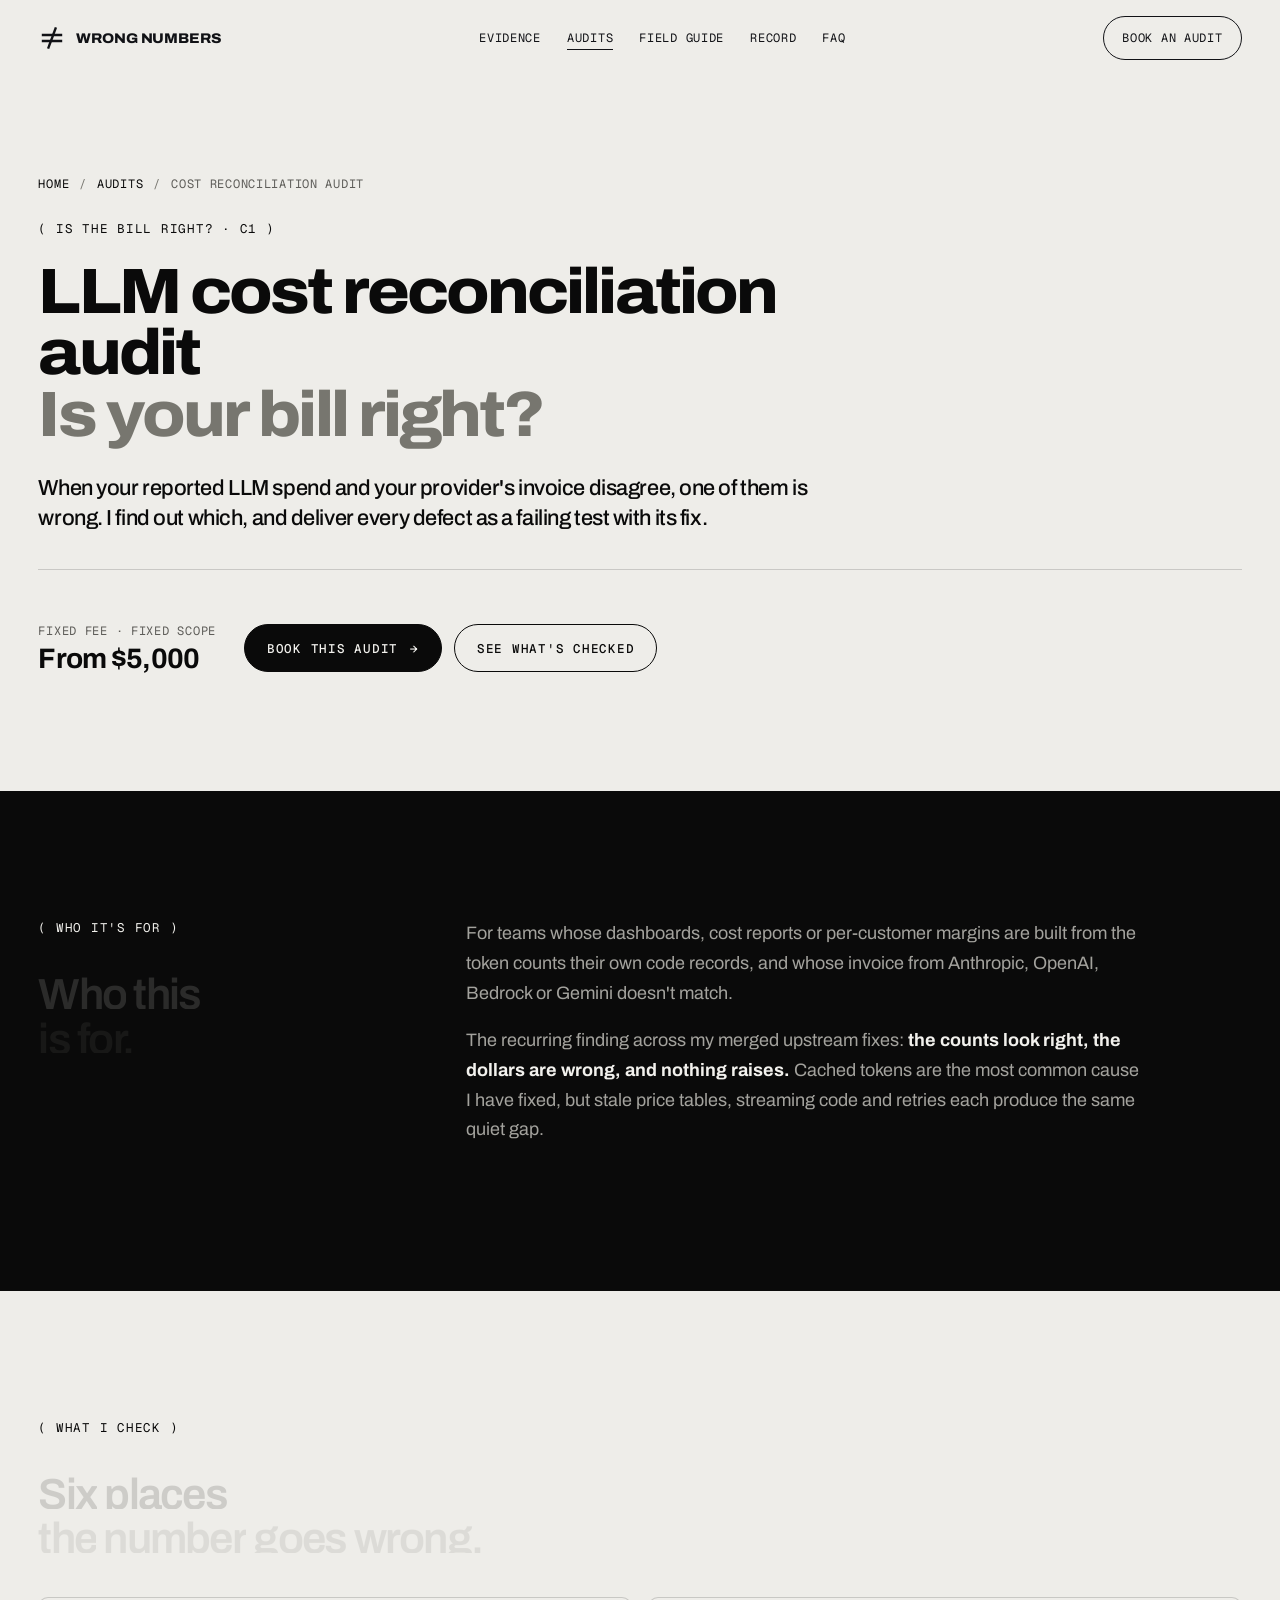
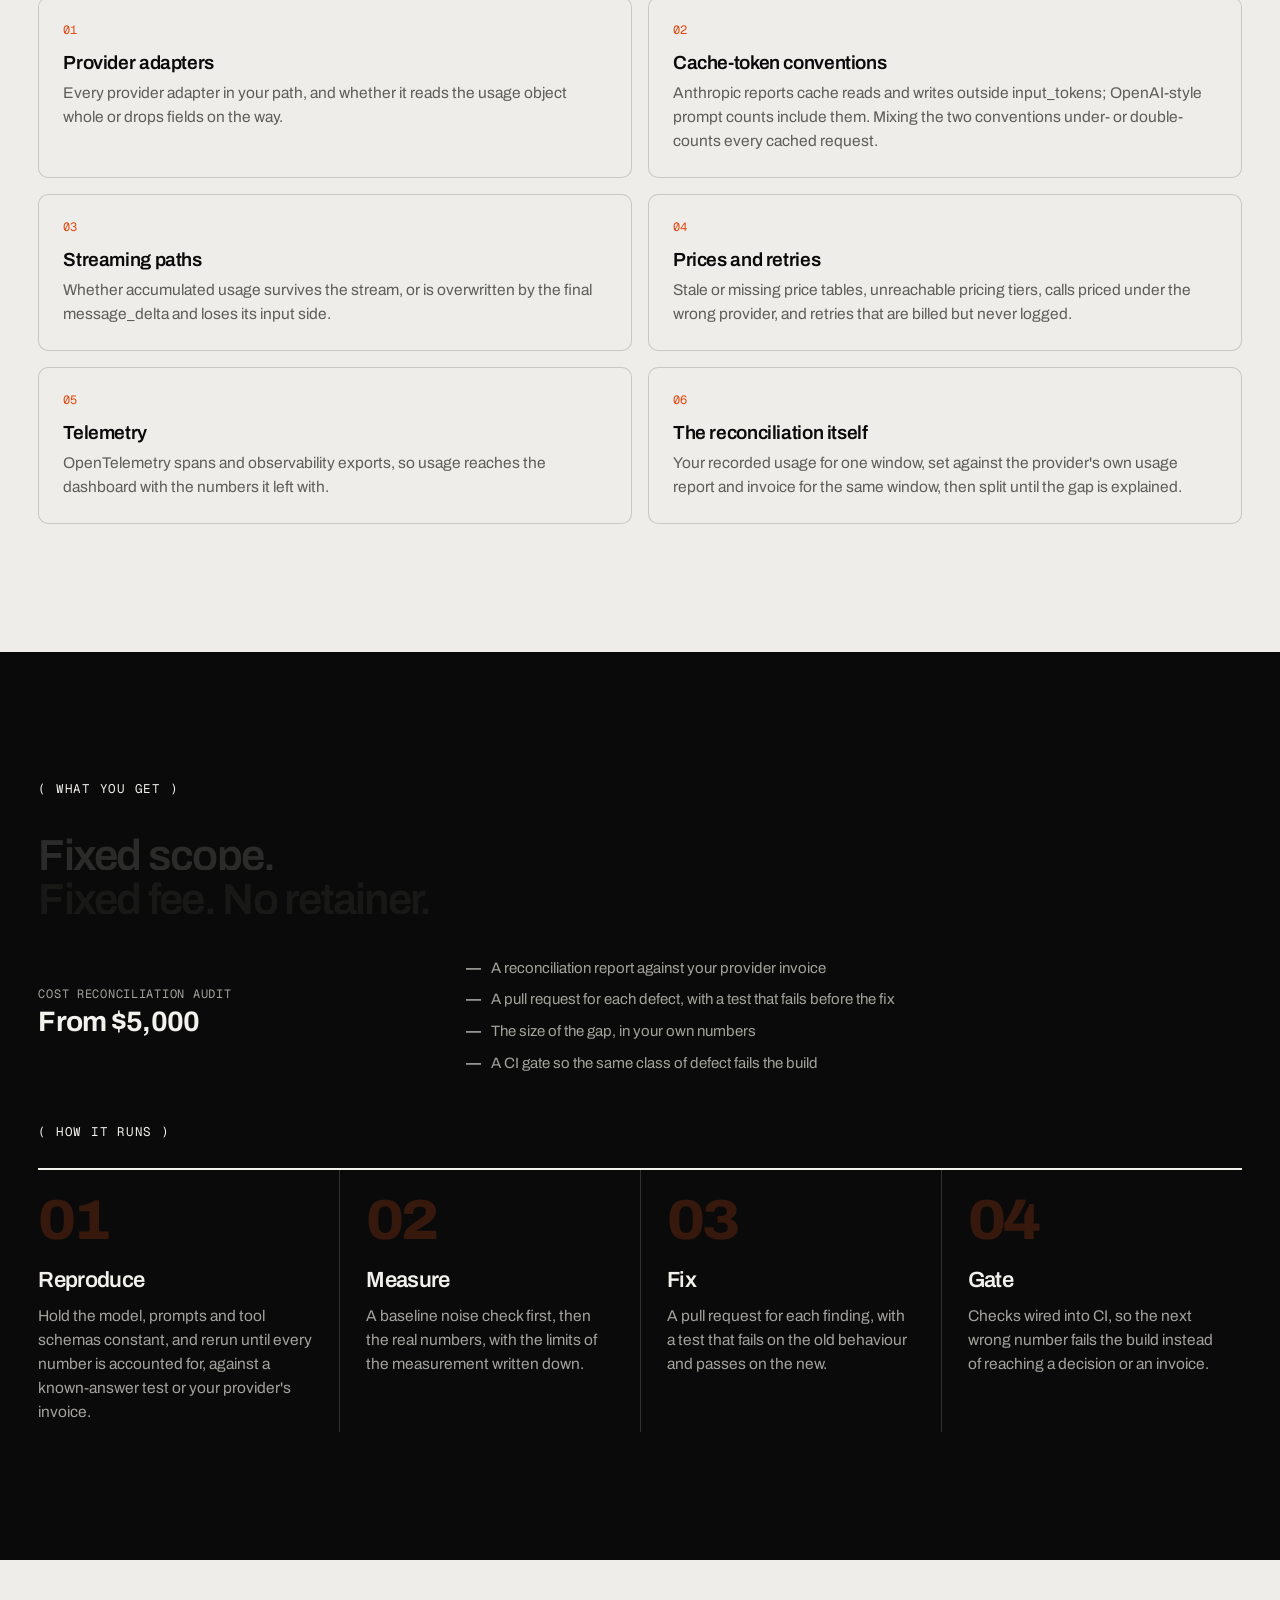
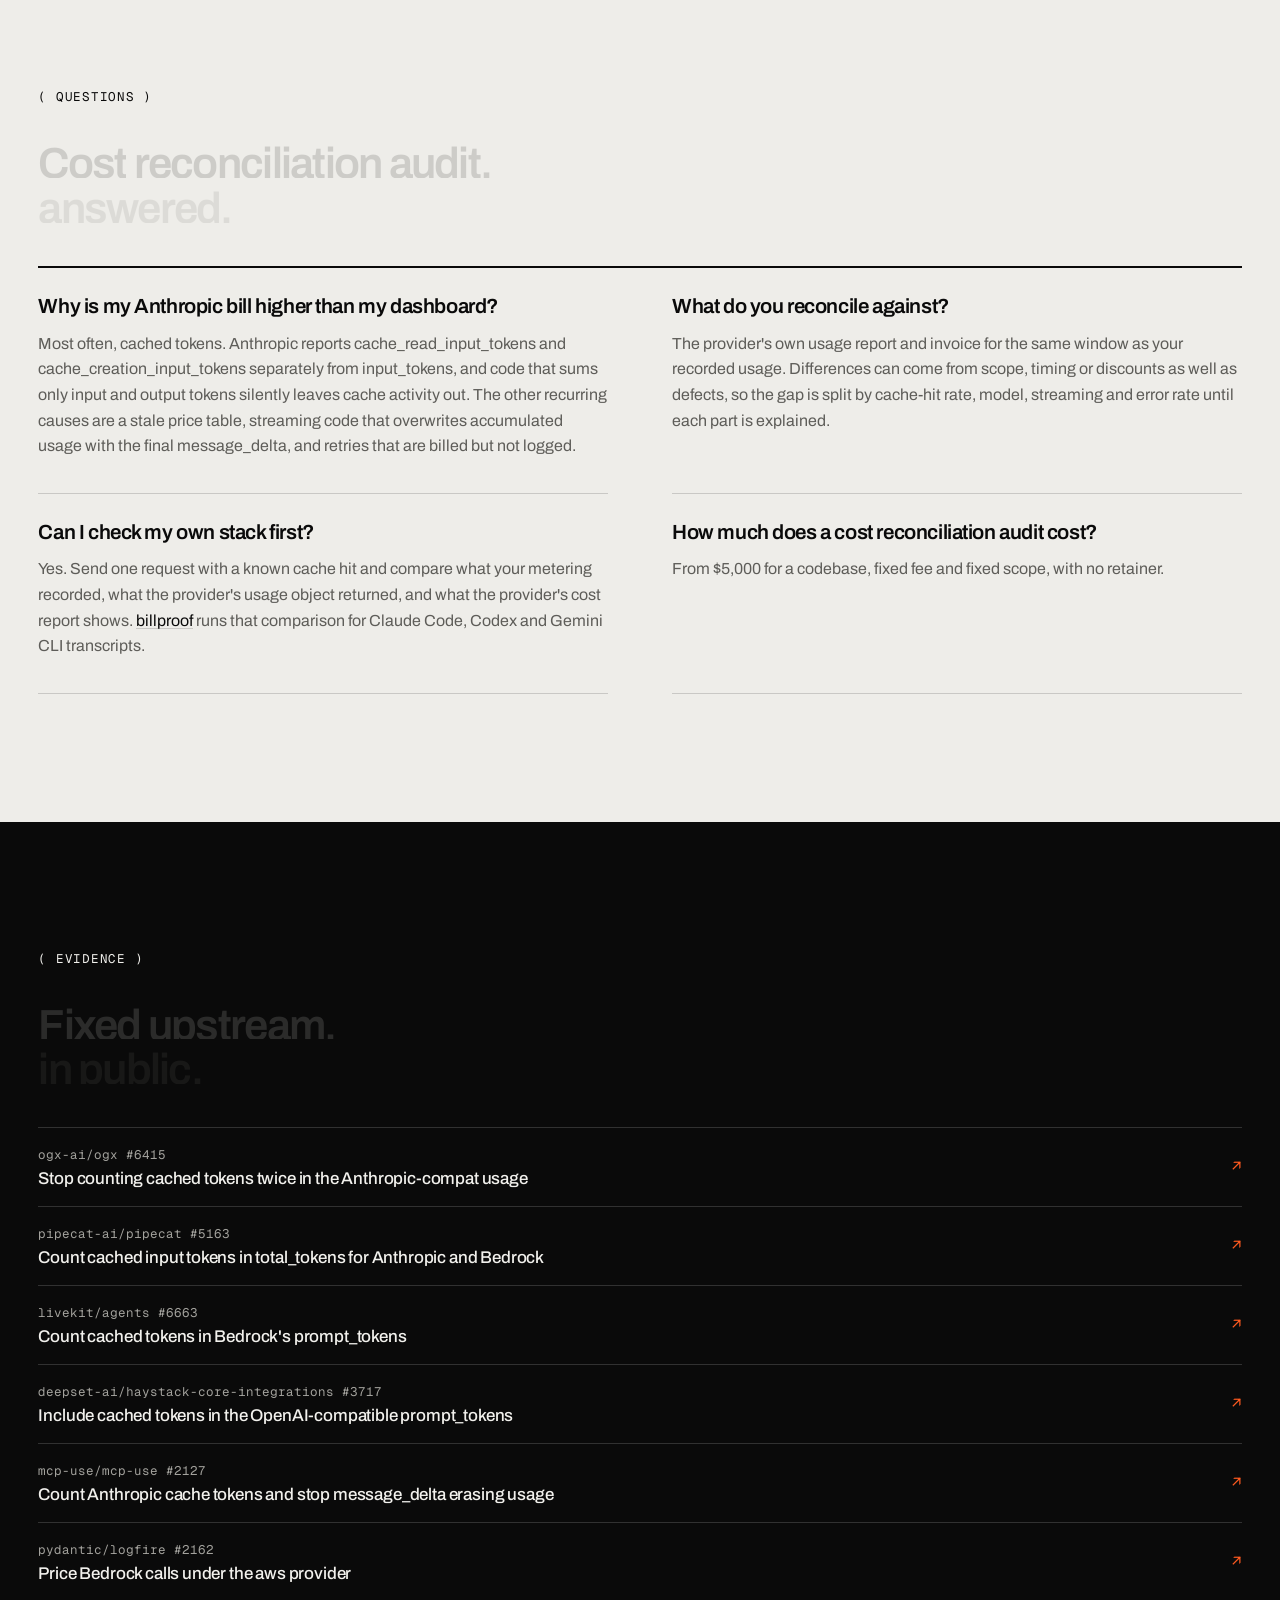
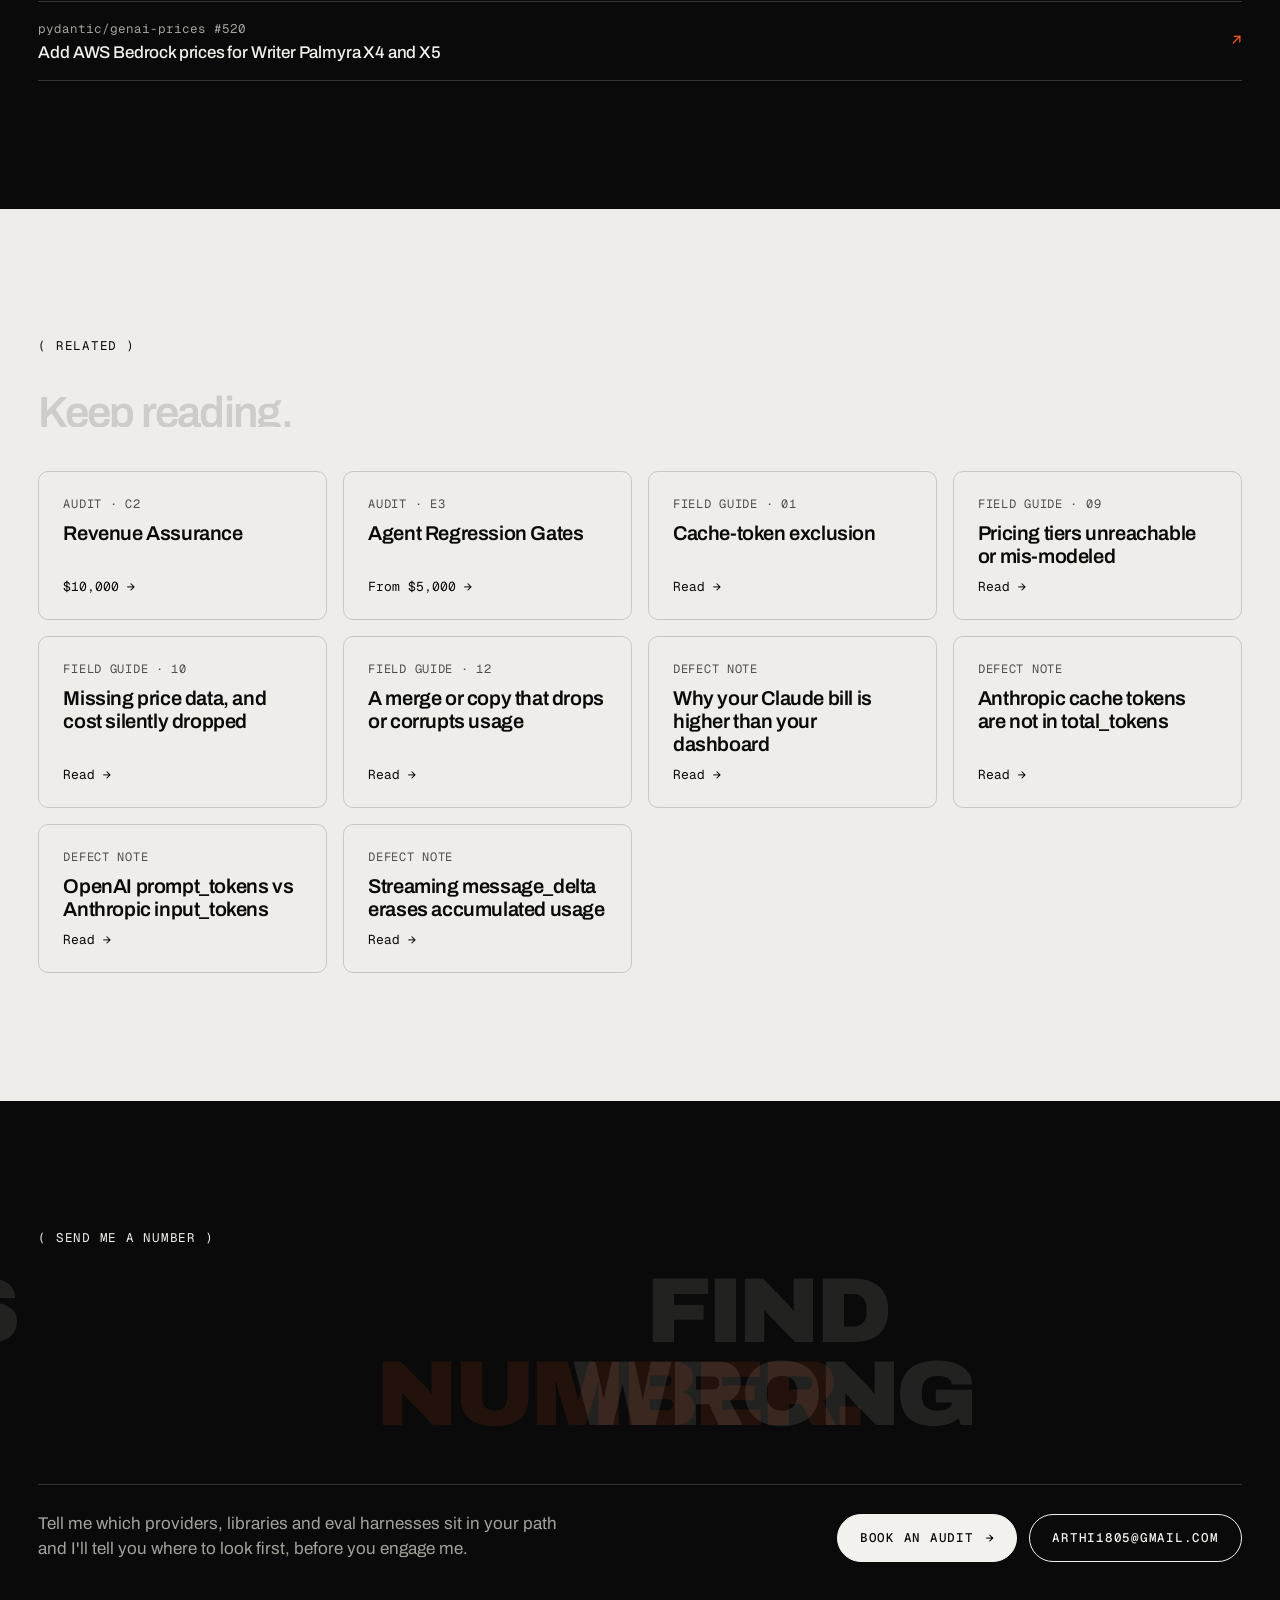
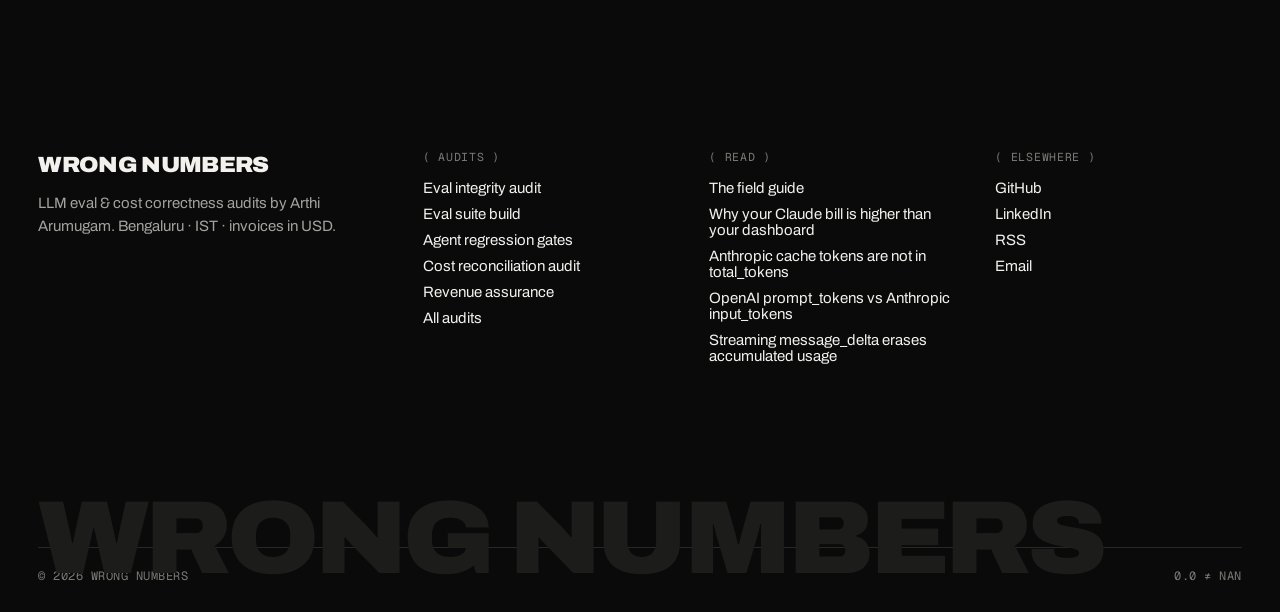
<file: audits/llm-cost-reconciliation/index.html>
<!doctype html>
<html lang="en">
<head>
<meta charset="utf-8">
<meta name="viewport" content="width=device-width, initial-scale=1">

<title>LLM Cost Reconciliation Audit | Wrong Numbers</title>
<meta name="description" content="Your reported LLM spend doesn&#x27;t match the provider invoice. A fixed-fee audit of token and cost accounting, checked against the bill and delivered as failing tests. From $5,000.">
<meta name="robots" content="index, follow, max-image-preview:large">
<link rel="canonical" href="https://wrong-numbers.dev/audits/llm-cost-reconciliation/">
<meta name="theme-color" content="#0A0A0A">
<link rel="icon" href="/favicon.svg" type="image/svg+xml">

<meta property="og:type" content="website">
<meta property="og:url" content="https://wrong-numbers.dev/audits/llm-cost-reconciliation/">
<meta property="og:title" content="LLM Cost Reconciliation Audit | Wrong Numbers">
<meta property="og:description" content="Your reported LLM spend doesn&#x27;t match the provider invoice. A fixed-fee audit of token and cost accounting, checked against the bill and delivered as failing tests. From $5,000.">
<meta property="og:site_name" content="Wrong Numbers">
<meta property="og:image" content="https://wrong-numbers.dev/og.png">
<meta property="og:image:width" content="1200">
<meta property="og:image:height" content="630">
<meta property="og:image:alt" content="Wrong Numbers: LLM eval and cost correctness audits. 0.0 is not nan.">
<meta name="twitter:card" content="summary_large_image">
<meta name="twitter:title" content="LLM Cost Reconciliation Audit | Wrong Numbers">
<meta name="twitter:description" content="Your reported LLM spend doesn&#x27;t match the provider invoice. A fixed-fee audit of token and cost accounting, checked against the bill and delivered as failing tests. From $5,000.">
<meta name="twitter:image" content="https://wrong-numbers.dev/og.png">

<link rel="preconnect" href="https://fonts.googleapis.com">
<link rel="preconnect" href="https://fonts.gstatic.com" crossorigin>
<link rel="stylesheet" href="https://fonts.googleapis.com/css2?family=Archivo:wdth,wght@100..108,400..900&amp;family=Geist+Mono:wght@400;500&amp;display=swap">
<link rel="alternate" type="application/rss+xml" title="Wrong Numbers" href="/feed.xml">
<link rel="stylesheet" href="/home.css">

<script type="application/ld+json">
{
  "@context": "https://schema.org",
  "@graph": [
    {
      "@type": "Service",
      "@id": "https://wrong-numbers.dev/audits/llm-cost-reconciliation/#service",
      "name": "Cost Reconciliation Audit",
      "url": "https://wrong-numbers.dev/audits/llm-cost-reconciliation/",
      "description": "Your reported LLM spend doesn't match the provider invoice. A fixed-fee audit of token and cost accounting, checked against the bill and delivered as failing tests. From $5,000.",
      "serviceType": "LLM cost reconciliation audit",
      "provider": {
        "@type": "Person",
        "@id": "https://wrong-numbers.dev/#person",
        "name": "Arthi Arumugam",
        "url": "https://wrong-numbers.dev/"
      },
      "areaServed": "Worldwide",
      "offers": {
        "@type": "Offer",
        "price": "5000",
        "priceCurrency": "USD",
        "url": "https://wrong-numbers.dev/audits/llm-cost-reconciliation/"
      }
    },
    {
      "@type": "BreadcrumbList",
      "itemListElement": [
        {
          "@type": "ListItem",
          "position": 1,
          "name": "Home",
          "item": "https://wrong-numbers.dev/"
        },
        {
          "@type": "ListItem",
          "position": 2,
          "name": "Audits",
          "item": "https://wrong-numbers.dev/audits/"
        },
        {
          "@type": "ListItem",
          "position": 3,
          "name": "Cost Reconciliation Audit",
          "item": "https://wrong-numbers.dev/audits/llm-cost-reconciliation/"
        }
      ]
    },
    {
      "@type": "FAQPage",
      "mainEntity": [
        {
          "@type": "Question",
          "name": "Why is my Anthropic bill higher than my dashboard?",
          "acceptedAnswer": {
            "@type": "Answer",
            "text": "Most often, cached tokens. Anthropic reports cache_read_input_tokens and cache_creation_input_tokens separately from input_tokens, and code that sums only input and output tokens silently leaves cache activity out. The other recurring causes are a stale price table, streaming code that overwrites accumulated usage with the final message_delta, and retries that are billed but not logged."
          }
        },
        {
          "@type": "Question",
          "name": "What do you reconcile against?",
          "acceptedAnswer": {
            "@type": "Answer",
            "text": "The provider's own usage report and invoice for the same window as your recorded usage. Differences can come from scope, timing or discounts as well as defects, so the gap is split by cache-hit rate, model, streaming and error rate until each part is explained."
          }
        },
        {
          "@type": "Question",
          "name": "Can I check my own stack first?",
          "acceptedAnswer": {
            "@type": "Answer",
            "text": "Yes. Send one request with a known cache hit and compare what your metering recorded, what the provider's usage object returned, and what the provider's cost report shows. billproof runs that comparison for Claude Code, Codex and Gemini CLI transcripts."
          }
        },
        {
          "@type": "Question",
          "name": "How much does a cost reconciliation audit cost?",
          "acceptedAnswer": {
            "@type": "Answer",
            "text": "From $5,000 for a codebase, fixed fee and fixed scope, with no retainer."
          }
        }
      ]
    }
  ]
}
</script>
</head>
<body>
<a class="skip" href="#main">Skip to content</a>
<div class="progress" aria-hidden="true"><span></span></div>

<header class="bar">
  <a class="bar-mark" href="/" aria-label="Wrong Numbers, home">
    <svg width="28" height="28" viewBox="0 0 28 28" fill="none" aria-hidden="true"><path d="M5 11h18M5 17h18" stroke="currentColor" stroke-width="2.4" stroke-linecap="square"/><path d="M17.5 4.5l-7 19" stroke="currentColor" stroke-width="2.4" stroke-linecap="square"/></svg>
    <span>Wrong Numbers</span>
  </a>
  <nav class="bar-nav" aria-label="Primary">
    <a href="/#ledger">Evidence</a>
    <a href="/audits/" aria-current="page" class="on">Audits</a>
    <a href="/field-guide/">Field guide</a>
    <a href="/#proof">Record</a>
    <a href="/#faq">FAQ</a>
  </nav>
  <a class="bar-cta" href="mailto:arthi1805@gmail.com?subject=Audit%20enquiry">Book an audit</a>
</header>

<main id="main">
  <section class="paper page-hero">
    <div class="sec-in">
      <ol class="crumbs" aria-label="Breadcrumb"><li><a href="/">Home</a></li><li><a href="/audits/">Audits</a></li><li aria-current="page">Cost Reconciliation Audit</li></ol>
      <p class="label" data-reveal>( Is the bill right? · C1 )</p>
      <h1 class="page-title">LLM cost reconciliation audit<span class="soft">Is your bill right?</span></h1>
      <p class="page-lede" data-reveal>When your reported LLM spend and your provider's invoice disagree, one of them is wrong. I find out which, and deliver every defect as a failing test with its fix.</p>
      <div class="page-facts" data-reveal>
        <p class="price-tag"><small>Fixed fee · fixed scope</small>From $5,000</p>
        <div class="pills">
          <a class="pill pill-ink" href="mailto:arthi1805@gmail.com?subject=Cost%20reconciliation%20audit">Book this audit<span aria-hidden="true">→</span></a>
          <a class="pill pill-line" href="#scope">See what's checked</a>
        </div>
      </div>
    </div>
  </section>

  <section class="sec ink">
    <div class="sec-in block-grid">
      <div>
        <p class="label" data-reveal>( Who it's for )</p>
        <h2 class="statement statement-sm scrub" data-reveal>Who this<br><span class="soft">is for.</span></h2>
      </div>
      <div class="prose" data-reveal>
        <p>For teams whose dashboards, cost reports or per-customer margins are built from the token counts their own code records, and whose invoice from Anthropic, OpenAI, Bedrock or Gemini doesn't match.</p>
        <p>The recurring finding across my merged upstream fixes: <strong>the counts look right, the dollars are wrong, and nothing raises.</strong> Cached tokens are the most common cause I have fixed, but stale price tables, streaming code and retries each produce the same quiet gap.</p>
      </div>
    </div>
  </section>

  <section class="sec paper" id="scope">
    <div class="sec-in">
      <p class="label" data-reveal>( What I check )</p>
      <h2 class="statement statement-sm scrub" data-reveal>Six places<br><span class="soft">the number goes wrong.</span></h2>
      <ol class="checks">
        <li data-reveal><span class="ck">01</span><h3>Provider adapters</h3><p>Every provider adapter in your path, and whether it reads the usage object whole or drops fields on the way.</p></li>
        <li data-reveal><span class="ck">02</span><h3>Cache-token conventions</h3><p>Anthropic reports cache reads and writes outside input_tokens; OpenAI-style prompt counts include them. Mixing the two conventions under- or double-counts every cached request.</p></li>
        <li data-reveal><span class="ck">03</span><h3>Streaming paths</h3><p>Whether accumulated usage survives the stream, or is overwritten by the final message_delta and loses its input side.</p></li>
        <li data-reveal><span class="ck">04</span><h3>Prices and retries</h3><p>Stale or missing price tables, unreachable pricing tiers, calls priced under the wrong provider, and retries that are billed but never logged.</p></li>
        <li data-reveal><span class="ck">05</span><h3>Telemetry</h3><p>OpenTelemetry spans and observability exports, so usage reaches the dashboard with the numbers it left with.</p></li>
        <li data-reveal><span class="ck">06</span><h3>The reconciliation itself</h3><p>Your recorded usage for one window, set against the provider's own usage report and invoice for the same window, then split until the gap is explained.</p></li>
      </ol>
    </div>
  </section>

  <section class="sec ink">
    <div class="sec-in">
      <p class="label" data-reveal>( What you get )</p>
      <h2 class="statement statement-sm scrub" data-reveal>Fixed scope.<br><span class="soft">Fixed fee. No retainer.</span></h2>
      <div class="block-grid">
        <p class="price-tag" data-reveal><small>Cost reconciliation audit</small>From $5,000</p>
        <ul class="ticks" data-reveal>
          <li>A reconciliation report against your provider invoice</li>
          <li>A pull request for each defect, with a test that fails before the fix</li>
          <li>The size of the gap, in your own numbers</li>
          <li>A CI gate so the same class of defect fails the build</li>
        </ul>
      </div>
      <h3 class="mini-head">( How it runs )</h3>
      <ol class="steps">
        <li data-reveal><span class="step-n">01</span><h3>Reproduce</h3><p>Hold the model, prompts and tool schemas constant, and rerun until every number is accounted for, against a known-answer test or your provider's invoice.</p></li>
        <li data-reveal><span class="step-n">02</span><h3>Measure</h3><p>A baseline noise check first, then the real numbers, with the limits of the measurement written down.</p></li>
        <li data-reveal><span class="step-n">03</span><h3>Fix</h3><p>A pull request for each finding, with a test that fails on the old behaviour and passes on the new.</p></li>
        <li data-reveal><span class="step-n">04</span><h3>Gate</h3><p>Checks wired into CI, so the next wrong number fails the build instead of reaching a decision or an invoice.</p></li>
      </ol>
    </div>
  </section>

  <section class="sec paper" id="faq">
    <div class="sec-in">
      <p class="label" data-reveal>( Questions )</p>
      <h2 class="statement statement-sm scrub" data-reveal>Cost reconciliation audit,<br><span class="soft">answered.</span></h2>
      <div class="faq">
        <article data-reveal>
          <h3>Why is my Anthropic bill higher than my dashboard?</h3>
          <p>Most often, cached tokens. Anthropic reports cache_read_input_tokens and cache_creation_input_tokens separately from input_tokens, and code that sums only input and output tokens silently leaves cache activity out. The other recurring causes are a stale price table, streaming code that overwrites accumulated usage with the final message_delta, and retries that are billed but not logged.</p>
        </article>
        <article data-reveal>
          <h3>What do you reconcile against?</h3>
          <p>The provider's own usage report and invoice for the same window as your recorded usage. Differences can come from scope, timing or discounts as well as defects, so the gap is split by cache-hit rate, model, streaming and error rate until each part is explained.</p>
        </article>
        <article data-reveal>
          <h3>Can I check my own stack first?</h3>
          <p>Yes. Send one request with a known cache hit and compare what your metering recorded, what the provider's usage object returned, and what the provider's cost report shows. <a href="https://arthi-arumugam-git.github.io/billproof/">billproof</a> runs that comparison for Claude Code, Codex and Gemini CLI transcripts.</p>
        </article>
        <article data-reveal>
          <h3>How much does a cost reconciliation audit cost?</h3>
          <p>From $5,000 for a codebase, fixed fee and fixed scope, with no retainer.</p>
        </article>
      </div>
    </div>
  </section>

  <section class="sec ink">
    <div class="sec-in">
      <p class="label" data-reveal>( Evidence )</p>
      <h2 class="statement statement-sm scrub" data-reveal>Fixed upstream,<br><span class="soft">in public.</span></h2>
      <ul class="evidence-list" data-reveal>
        <li><a href="https://github.com/ogx-ai/ogx/pull/6415"><span class="er">ogx-ai/ogx #6415</span><span class="et">Stop counting cached tokens twice in the Anthropic-compat usage</span></a></li>
        <li><a href="https://github.com/pipecat-ai/pipecat/pull/5163"><span class="er">pipecat-ai/pipecat #5163</span><span class="et">Count cached input tokens in total_tokens for Anthropic and Bedrock</span></a></li>
        <li><a href="https://github.com/livekit/agents/pull/6663"><span class="er">livekit/agents #6663</span><span class="et">Count cached tokens in Bedrock&#x27;s prompt_tokens</span></a></li>
        <li><a href="https://github.com/deepset-ai/haystack-core-integrations/pull/3717"><span class="er">deepset-ai/haystack-core-integrations #3717</span><span class="et">Include cached tokens in the OpenAI-compatible prompt_tokens</span></a></li>
        <li><a href="https://github.com/mcp-use/mcp-use/pull/2127"><span class="er">mcp-use/mcp-use #2127</span><span class="et">Count Anthropic cache tokens and stop message_delta erasing usage</span></a></li>
        <li><a href="https://github.com/pydantic/logfire/pull/2162"><span class="er">pydantic/logfire #2162</span><span class="et">Price Bedrock calls under the aws provider</span></a></li>
        <li><a href="https://github.com/pydantic/genai-prices/pull/520"><span class="er">pydantic/genai-prices #520</span><span class="et">Add AWS Bedrock prices for Writer Palmyra X4 and X5</span></a></li>
      </ul>
    </div>
  </section>

  <section class="sec paper">
    <div class="sec-in">
      <p class="label" data-reveal>( Related )</p>
      <h2 class="statement statement-sm scrub" data-reveal>Keep reading.</h2>
      <div class="related">
        <a href="/audits/revenue-assurance/" data-reveal><span class="rk">Audit · C2</span><span class="rt">Revenue Assurance</span><span class="rp">$10,000 →</span></a>
        <a href="/audits/agent-regression-gates/" data-reveal><span class="rk">Audit · E3</span><span class="rt">Agent Regression Gates</span><span class="rp">From $5,000 →</span></a>
        <a href="/field-guide/#cache-token-exclusion" data-reveal><span class="rk">Field guide · 01</span><span class="rt">Cache-token exclusion</span><span class="rp">Read →</span></a>
        <a href="/field-guide/#unreachable-pricing-tiers" data-reveal><span class="rk">Field guide · 09</span><span class="rt">Pricing tiers unreachable or mis-modeled</span><span class="rp">Read →</span></a>
        <a href="/field-guide/#missing-price-data" data-reveal><span class="rk">Field guide · 10</span><span class="rt">Missing price data, and cost silently dropped</span><span class="rp">Read →</span></a>
        <a href="/field-guide/#merge-drops-usage" data-reveal><span class="rk">Field guide · 12</span><span class="rt">A merge or copy that drops or corrupts usage</span><span class="rp">Read →</span></a>
        <a href="/articles/claude-bill-higher-than-dashboard/" data-reveal><span class="rk">Defect note</span><span class="rt">Why your Claude bill is higher than your dashboard</span><span class="rp">Read →</span></a>
        <a href="/articles/anthropic-cache-tokens-not-counted/" data-reveal><span class="rk">Defect note</span><span class="rt">Anthropic cache tokens are not in total_tokens</span><span class="rp">Read →</span></a>
        <a href="/articles/openai-prompt-tokens-vs-anthropic-input-tokens/" data-reveal><span class="rk">Defect note</span><span class="rt">OpenAI prompt_tokens vs Anthropic input_tokens</span><span class="rp">Read →</span></a>
        <a href="/articles/streaming-message-delta-erases-token-usage/" data-reveal><span class="rk">Defect note</span><span class="rt">Streaming message_delta erases accumulated usage</span><span class="rp">Read →</span></a>
      </div>
    </div>
  </section>

  <section class="sec ink close">
    <div class="sec-in">
      <p class="label" data-reveal>( Send me a number )</p>
      <h2 class="close-title scrubx" data-reveal>Let's find<br>the wrong <span class="hot">number.</span></h2>
      <div class="close-row" data-reveal>
        <p>Tell me which providers, libraries and eval harnesses sit in your path and I'll tell you where to look first, before you engage me.</p>
        <div class="pills">
          <a class="pill pill-light" href="mailto:arthi1805@gmail.com?subject=Cost%20reconciliation%20audit">Book an audit<span aria-hidden="true">→</span></a>
          <a class="pill pill-line" href="mailto:arthi1805@gmail.com">arthi1805@gmail.com</a>
        </div>
      </div>
    </div>
  </section>
</main>

<footer class="foot ink">
  <div class="foot-in">
    <div class="foot-col">
      <p class="foot-brand">Wrong Numbers</p>
      <p>LLM eval &amp; cost correctness audits by Arthi Arumugam. Bengaluru · IST · invoices in USD.</p>
    </div>
    <nav class="foot-col" aria-label="Audits">
      <span class="mini">( Audits )</span>
      <a href="/audits/eval-integrity-audit/">Eval integrity audit</a>
      <a href="/audits/eval-suite-build/">Eval suite build</a>
      <a href="/audits/agent-regression-gates/">Agent regression gates</a>
      <a href="/audits/llm-cost-reconciliation/">Cost reconciliation audit</a>
      <a href="/audits/revenue-assurance/">Revenue assurance</a>
      <a href="/audits/">All audits</a>
    </nav>
    <nav class="foot-col" aria-label="Read">
      <span class="mini">( Read )</span>
      <a href="/field-guide/">The field guide</a>
      <a href="/articles/claude-bill-higher-than-dashboard/">Why your Claude bill is higher than your dashboard</a>
      <a href="/articles/anthropic-cache-tokens-not-counted/">Anthropic cache tokens are not in total_tokens</a>
      <a href="/articles/openai-prompt-tokens-vs-anthropic-input-tokens/">OpenAI prompt_tokens vs Anthropic input_tokens</a>
      <a href="/articles/streaming-message-delta-erases-token-usage/">Streaming message_delta erases accumulated usage</a>
    </nav>
    <nav class="foot-col" aria-label="Elsewhere">
      <span class="mini">( Elsewhere )</span>
      <a href="https://github.com/arthi-arumugam-git">GitHub</a>
      <a href="https://www.linkedin.com/in/arthi-arumugam-ai-engineer">LinkedIn</a>
      <a href="/feed.xml">RSS</a>
      <a href="mailto:arthi1805@gmail.com">Email</a>
    </nav>
  </div>
  <p class="foot-wm" aria-hidden="true"><span>W</span><span>r</span><span>o</span><span>n</span><span>g</span> <span>N</span><span>u</span><span>m</span><span>b</span><span>e</span><span>r</span><span>s</span></p>
  <p class="foot-base"><span>© 2026 Wrong Numbers</span><span>0.0 ≠ nan</span></p>
</footer>

<script src="/home.js" defer></script>
</body>
</html>
</file>
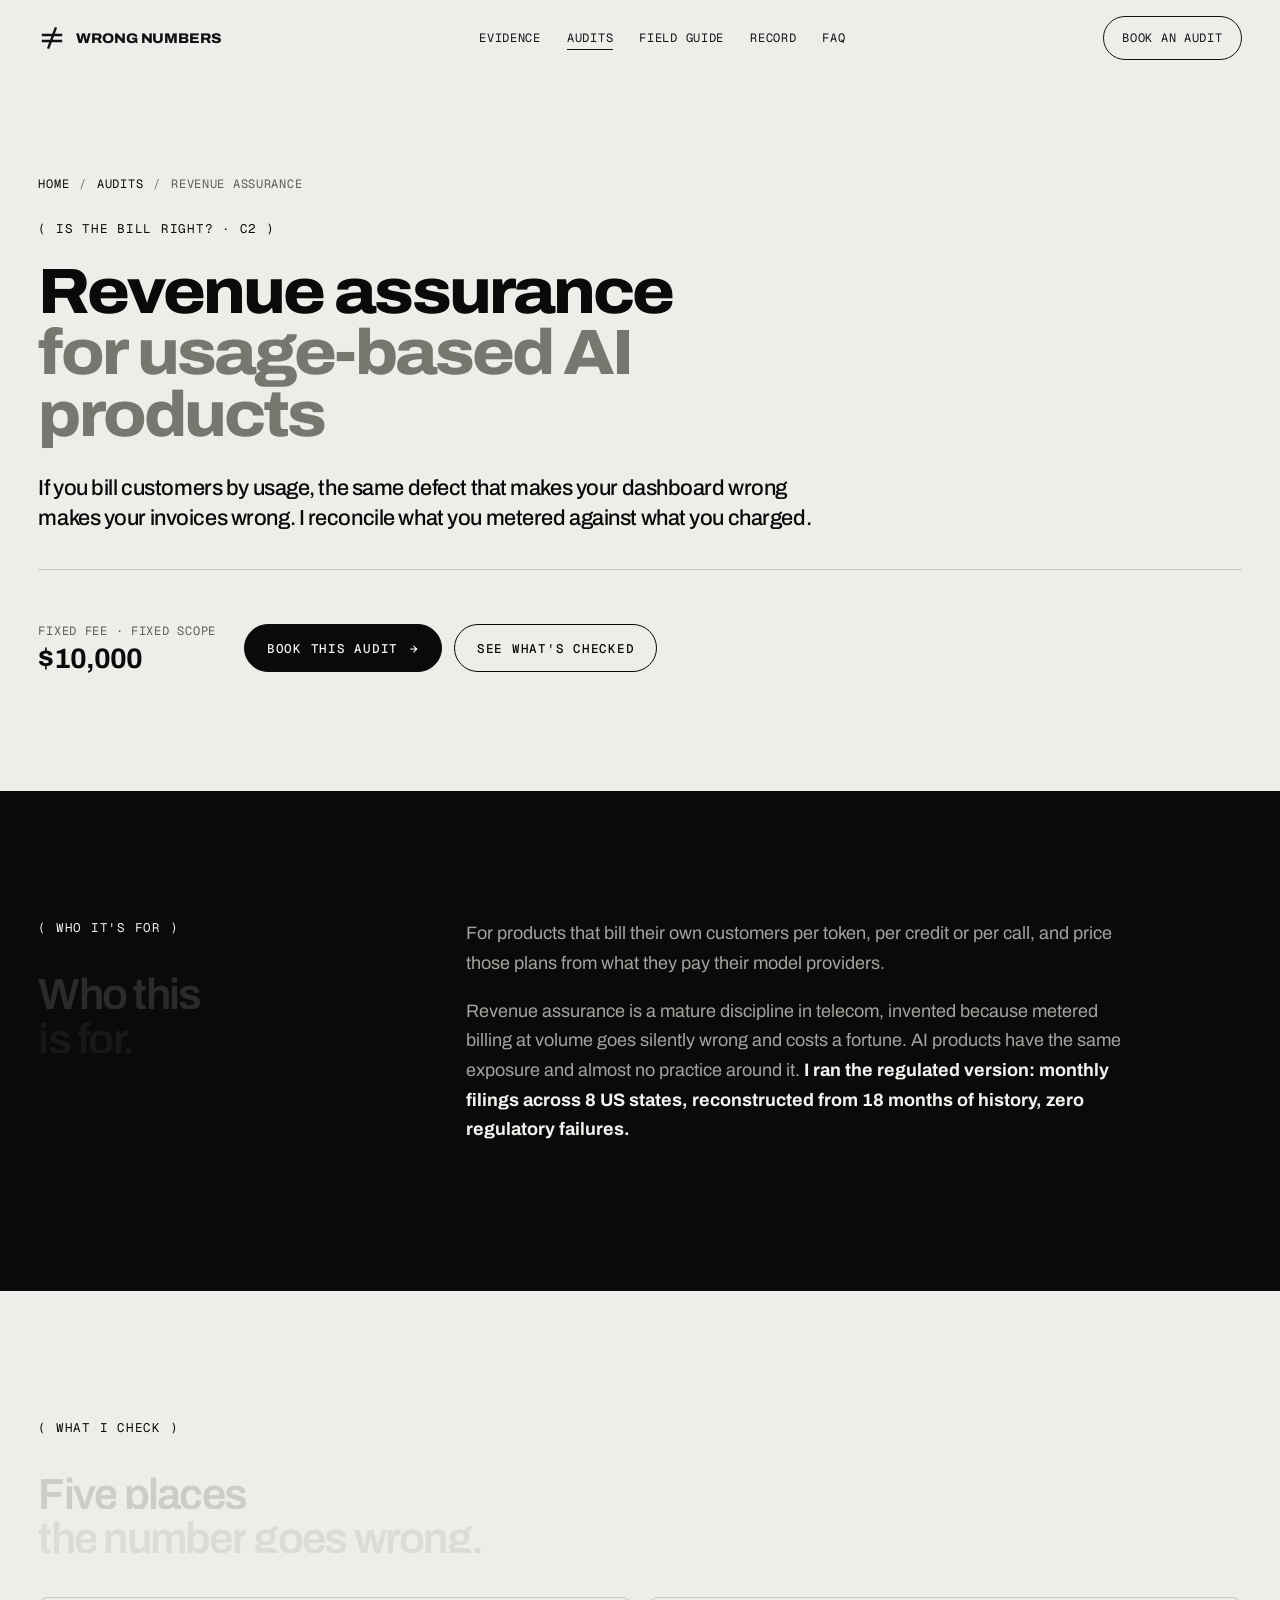
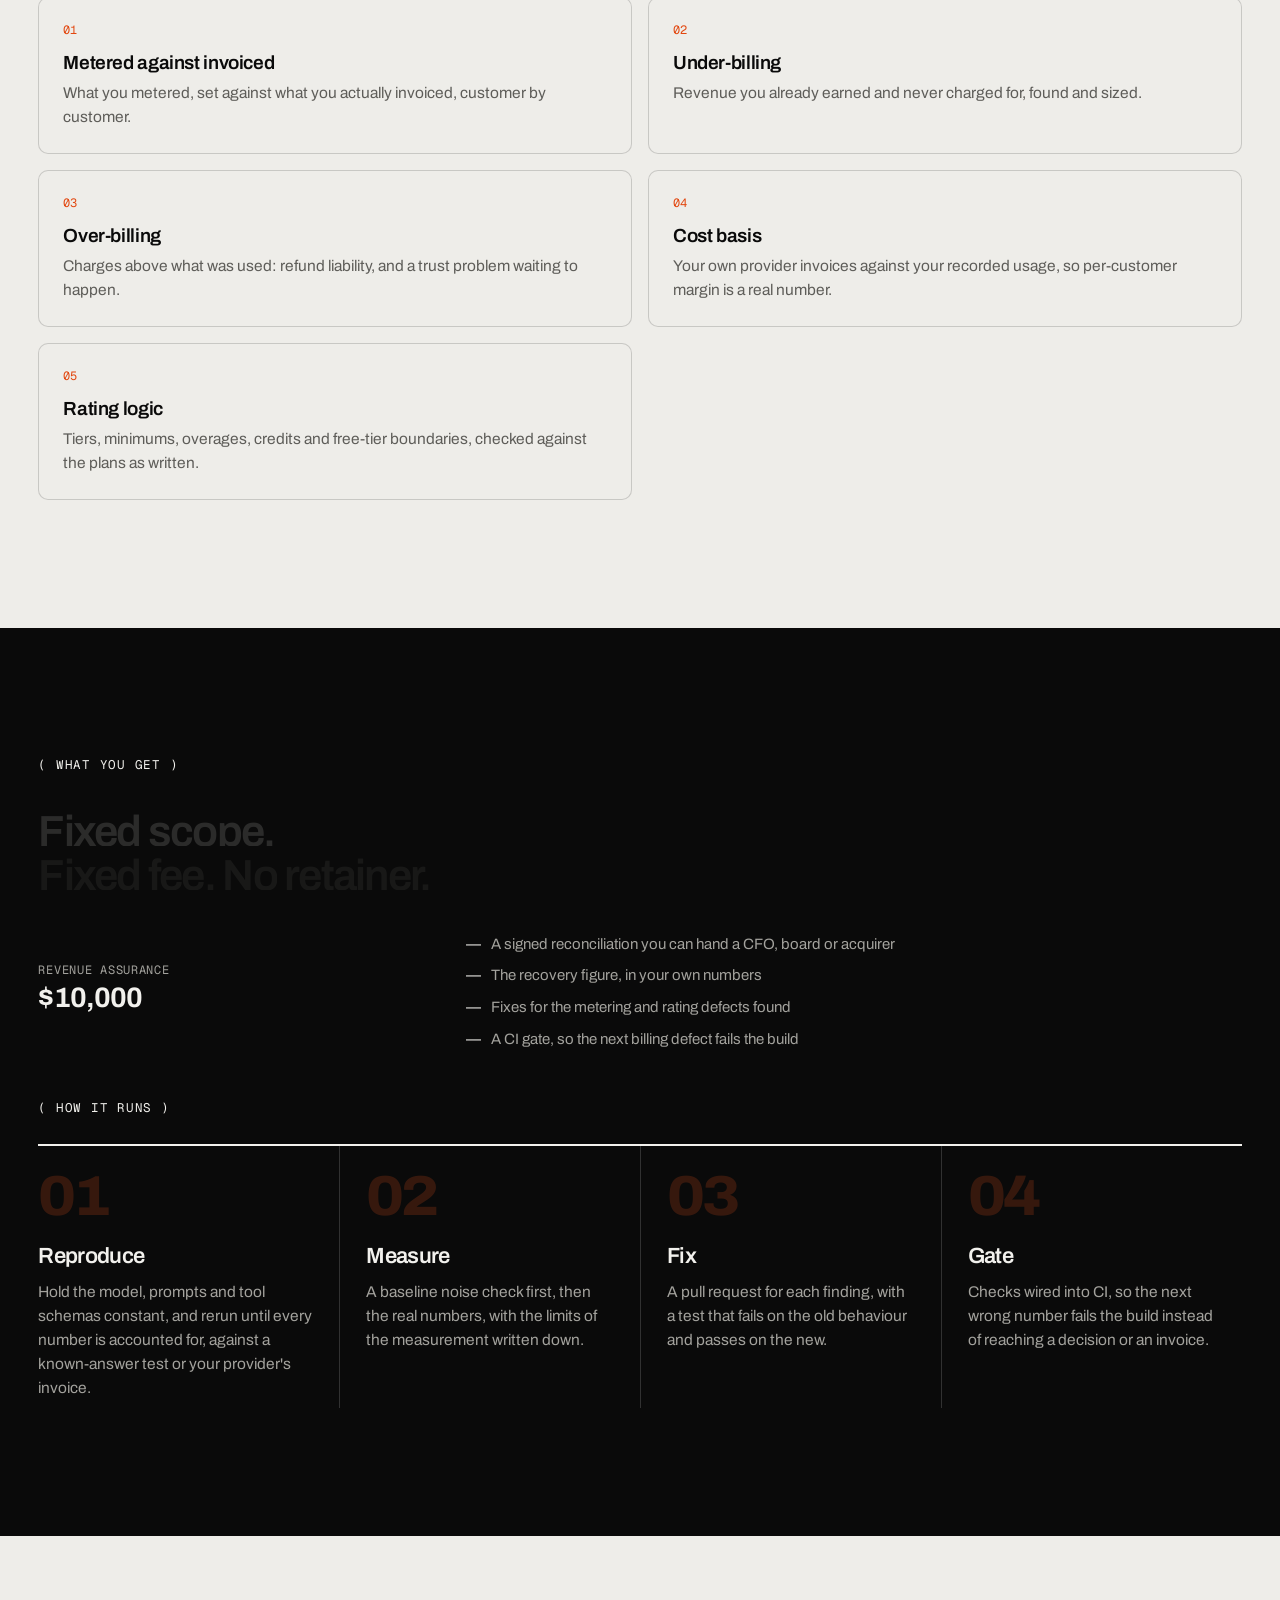
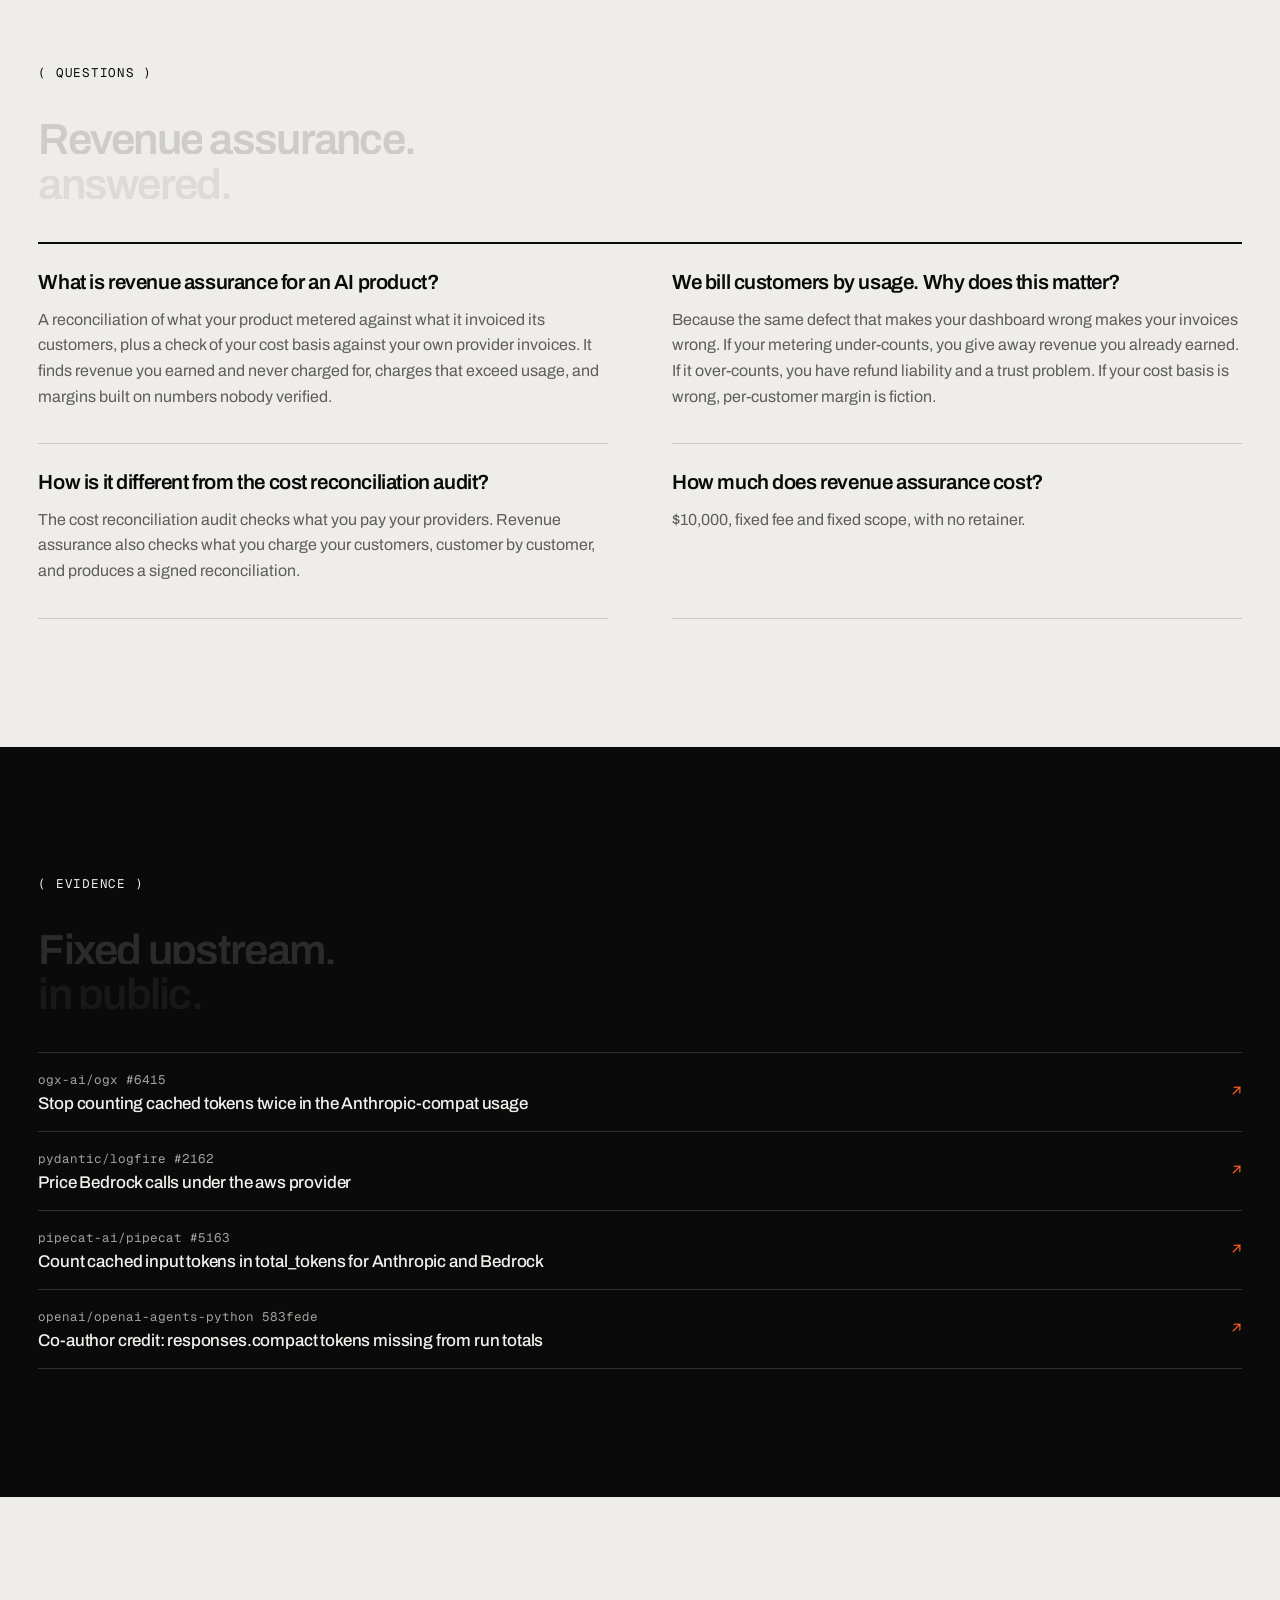
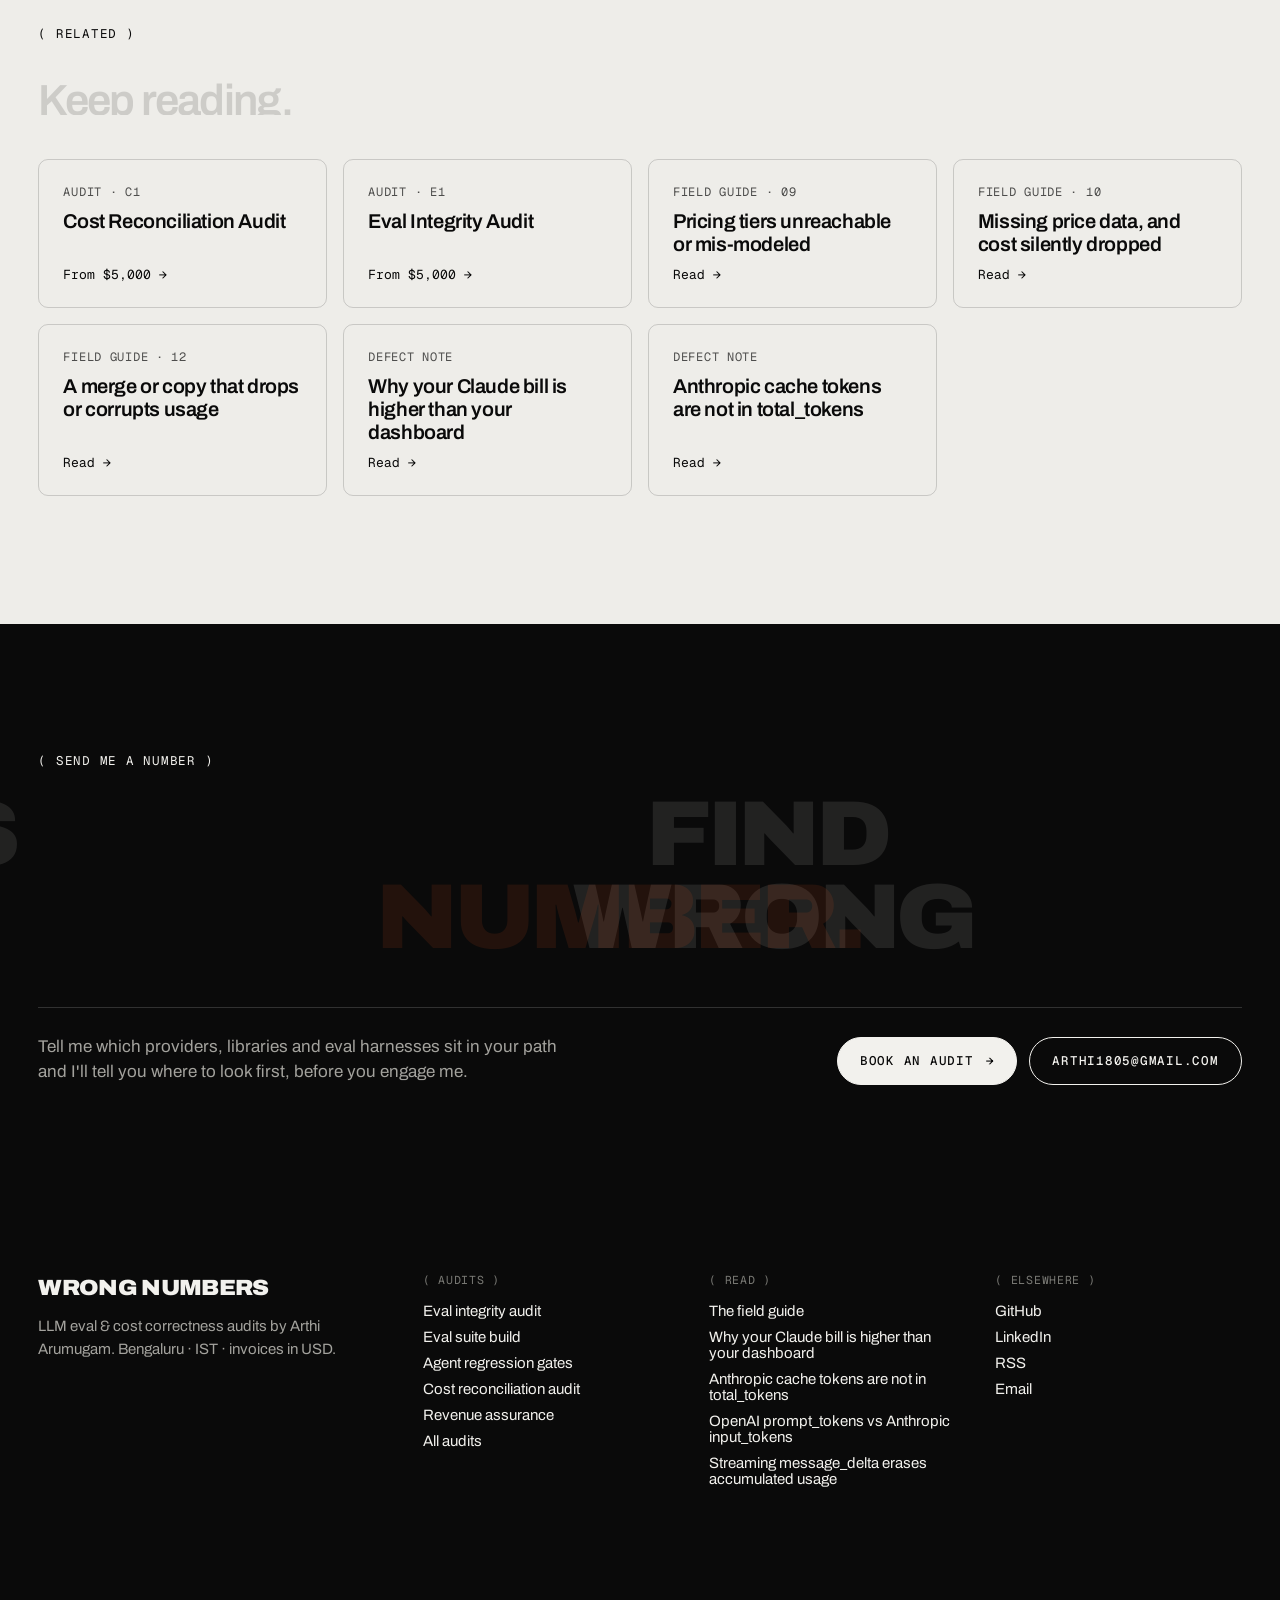
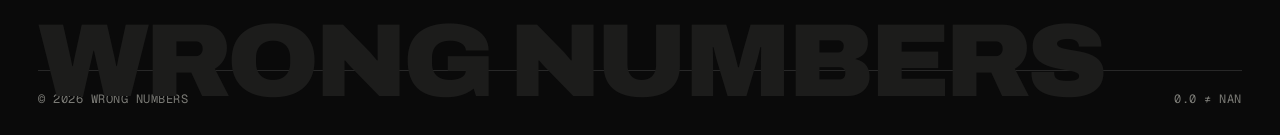
<file: audits/revenue-assurance/index.html>
<!doctype html>
<html lang="en">
<head>
<meta charset="utf-8">
<meta name="viewport" content="width=device-width, initial-scale=1">

<title>Revenue Assurance for Usage-Based AI Billing | Wrong Numbers</title>
<meta name="description" content="For AI products that bill customers per token, credit or call: metered usage reconciled against invoices, under- and over-billing found, cost basis verified. $10,000.">
<meta name="robots" content="index, follow, max-image-preview:large">
<link rel="canonical" href="https://wrong-numbers.dev/audits/revenue-assurance/">
<meta name="theme-color" content="#0A0A0A">
<link rel="icon" href="/favicon.svg" type="image/svg+xml">

<meta property="og:type" content="website">
<meta property="og:url" content="https://wrong-numbers.dev/audits/revenue-assurance/">
<meta property="og:title" content="Revenue Assurance for Usage-Based AI Billing | Wrong Numbers">
<meta property="og:description" content="For AI products that bill customers per token, credit or call: metered usage reconciled against invoices, under- and over-billing found, cost basis verified. $10,000.">
<meta property="og:site_name" content="Wrong Numbers">
<meta property="og:image" content="https://wrong-numbers.dev/og.png">
<meta property="og:image:width" content="1200">
<meta property="og:image:height" content="630">
<meta property="og:image:alt" content="Wrong Numbers: LLM eval and cost correctness audits. 0.0 is not nan.">
<meta name="twitter:card" content="summary_large_image">
<meta name="twitter:title" content="Revenue Assurance for Usage-Based AI Billing | Wrong Numbers">
<meta name="twitter:description" content="For AI products that bill customers per token, credit or call: metered usage reconciled against invoices, under- and over-billing found, cost basis verified. $10,000.">
<meta name="twitter:image" content="https://wrong-numbers.dev/og.png">

<link rel="preconnect" href="https://fonts.googleapis.com">
<link rel="preconnect" href="https://fonts.gstatic.com" crossorigin>
<link rel="stylesheet" href="https://fonts.googleapis.com/css2?family=Archivo:wdth,wght@100..108,400..900&amp;family=Geist+Mono:wght@400;500&amp;display=swap">
<link rel="alternate" type="application/rss+xml" title="Wrong Numbers" href="/feed.xml">
<link rel="stylesheet" href="/home.css">

<script type="application/ld+json">
{
  "@context": "https://schema.org",
  "@graph": [
    {
      "@type": "Service",
      "@id": "https://wrong-numbers.dev/audits/revenue-assurance/#service",
      "name": "Revenue Assurance",
      "url": "https://wrong-numbers.dev/audits/revenue-assurance/",
      "description": "For AI products that bill customers per token, credit or call: metered usage reconciled against invoices, under- and over-billing found, cost basis verified. $10,000.",
      "serviceType": "Revenue assurance",
      "provider": {
        "@type": "Person",
        "@id": "https://wrong-numbers.dev/#person",
        "name": "Arthi Arumugam",
        "url": "https://wrong-numbers.dev/"
      },
      "areaServed": "Worldwide",
      "offers": {
        "@type": "Offer",
        "price": "10000",
        "priceCurrency": "USD",
        "url": "https://wrong-numbers.dev/audits/revenue-assurance/"
      }
    },
    {
      "@type": "BreadcrumbList",
      "itemListElement": [
        {
          "@type": "ListItem",
          "position": 1,
          "name": "Home",
          "item": "https://wrong-numbers.dev/"
        },
        {
          "@type": "ListItem",
          "position": 2,
          "name": "Audits",
          "item": "https://wrong-numbers.dev/audits/"
        },
        {
          "@type": "ListItem",
          "position": 3,
          "name": "Revenue Assurance",
          "item": "https://wrong-numbers.dev/audits/revenue-assurance/"
        }
      ]
    },
    {
      "@type": "FAQPage",
      "mainEntity": [
        {
          "@type": "Question",
          "name": "What is revenue assurance for an AI product?",
          "acceptedAnswer": {
            "@type": "Answer",
            "text": "A reconciliation of what your product metered against what it invoiced its customers, plus a check of your cost basis against your own provider invoices. It finds revenue you earned and never charged for, charges that exceed usage, and margins built on numbers nobody verified."
          }
        },
        {
          "@type": "Question",
          "name": "We bill customers by usage. Why does this matter?",
          "acceptedAnswer": {
            "@type": "Answer",
            "text": "Because the same defect that makes your dashboard wrong makes your invoices wrong. If your metering under-counts, you give away revenue you already earned. If it over-counts, you have refund liability and a trust problem. If your cost basis is wrong, per-customer margin is fiction."
          }
        },
        {
          "@type": "Question",
          "name": "How is it different from the cost reconciliation audit?",
          "acceptedAnswer": {
            "@type": "Answer",
            "text": "The cost reconciliation audit checks what you pay your providers. Revenue assurance also checks what you charge your customers, customer by customer, and produces a signed reconciliation."
          }
        },
        {
          "@type": "Question",
          "name": "How much does revenue assurance cost?",
          "acceptedAnswer": {
            "@type": "Answer",
            "text": "$10,000, fixed fee and fixed scope, with no retainer."
          }
        }
      ]
    }
  ]
}
</script>
</head>
<body>
<a class="skip" href="#main">Skip to content</a>
<div class="progress" aria-hidden="true"><span></span></div>

<header class="bar">
  <a class="bar-mark" href="/" aria-label="Wrong Numbers, home">
    <svg width="28" height="28" viewBox="0 0 28 28" fill="none" aria-hidden="true"><path d="M5 11h18M5 17h18" stroke="currentColor" stroke-width="2.4" stroke-linecap="square"/><path d="M17.5 4.5l-7 19" stroke="currentColor" stroke-width="2.4" stroke-linecap="square"/></svg>
    <span>Wrong Numbers</span>
  </a>
  <nav class="bar-nav" aria-label="Primary">
    <a href="/#ledger">Evidence</a>
    <a href="/audits/" aria-current="page" class="on">Audits</a>
    <a href="/field-guide/">Field guide</a>
    <a href="/#proof">Record</a>
    <a href="/#faq">FAQ</a>
  </nav>
  <a class="bar-cta" href="mailto:arthi1805@gmail.com?subject=Audit%20enquiry">Book an audit</a>
</header>

<main id="main">
  <section class="paper page-hero">
    <div class="sec-in">
      <ol class="crumbs" aria-label="Breadcrumb"><li><a href="/">Home</a></li><li><a href="/audits/">Audits</a></li><li aria-current="page">Revenue Assurance</li></ol>
      <p class="label" data-reveal>( Is the bill right? · C2 )</p>
      <h1 class="page-title">Revenue assurance<span class="soft">for usage-based AI products</span></h1>
      <p class="page-lede" data-reveal>If you bill customers by usage, the same defect that makes your dashboard wrong makes your invoices wrong. I reconcile what you metered against what you charged.</p>
      <div class="page-facts" data-reveal>
        <p class="price-tag"><small>Fixed fee · fixed scope</small>$10,000</p>
        <div class="pills">
          <a class="pill pill-ink" href="mailto:arthi1805@gmail.com?subject=Revenue%20assurance">Book this audit<span aria-hidden="true">→</span></a>
          <a class="pill pill-line" href="#scope">See what's checked</a>
        </div>
      </div>
    </div>
  </section>

  <section class="sec ink">
    <div class="sec-in block-grid">
      <div>
        <p class="label" data-reveal>( Who it's for )</p>
        <h2 class="statement statement-sm scrub" data-reveal>Who this<br><span class="soft">is for.</span></h2>
      </div>
      <div class="prose" data-reveal>
        <p>For products that bill their own customers per token, per credit or per call, and price those plans from what they pay their model providers.</p>
        <p>Revenue assurance is a mature discipline in telecom, invented because metered billing at volume goes silently wrong and costs a fortune. AI products have the same exposure and almost no practice around it. <strong>I ran the regulated version: monthly filings across 8 US states, reconstructed from 18 months of history, zero regulatory failures.</strong></p>
      </div>
    </div>
  </section>

  <section class="sec paper" id="scope">
    <div class="sec-in">
      <p class="label" data-reveal>( What I check )</p>
      <h2 class="statement statement-sm scrub" data-reveal>Five places<br><span class="soft">the number goes wrong.</span></h2>
      <ol class="checks">
        <li data-reveal><span class="ck">01</span><h3>Metered against invoiced</h3><p>What you metered, set against what you actually invoiced, customer by customer.</p></li>
        <li data-reveal><span class="ck">02</span><h3>Under-billing</h3><p>Revenue you already earned and never charged for, found and sized.</p></li>
        <li data-reveal><span class="ck">03</span><h3>Over-billing</h3><p>Charges above what was used: refund liability, and a trust problem waiting to happen.</p></li>
        <li data-reveal><span class="ck">04</span><h3>Cost basis</h3><p>Your own provider invoices against your recorded usage, so per-customer margin is a real number.</p></li>
        <li data-reveal><span class="ck">05</span><h3>Rating logic</h3><p>Tiers, minimums, overages, credits and free-tier boundaries, checked against the plans as written.</p></li>
      </ol>
    </div>
  </section>

  <section class="sec ink">
    <div class="sec-in">
      <p class="label" data-reveal>( What you get )</p>
      <h2 class="statement statement-sm scrub" data-reveal>Fixed scope.<br><span class="soft">Fixed fee. No retainer.</span></h2>
      <div class="block-grid">
        <p class="price-tag" data-reveal><small>Revenue assurance</small>$10,000</p>
        <ul class="ticks" data-reveal>
          <li>A signed reconciliation you can hand a CFO, board or acquirer</li>
          <li>The recovery figure, in your own numbers</li>
          <li>Fixes for the metering and rating defects found</li>
          <li>A CI gate, so the next billing defect fails the build</li>
        </ul>
      </div>
      <h3 class="mini-head">( How it runs )</h3>
      <ol class="steps">
        <li data-reveal><span class="step-n">01</span><h3>Reproduce</h3><p>Hold the model, prompts and tool schemas constant, and rerun until every number is accounted for, against a known-answer test or your provider's invoice.</p></li>
        <li data-reveal><span class="step-n">02</span><h3>Measure</h3><p>A baseline noise check first, then the real numbers, with the limits of the measurement written down.</p></li>
        <li data-reveal><span class="step-n">03</span><h3>Fix</h3><p>A pull request for each finding, with a test that fails on the old behaviour and passes on the new.</p></li>
        <li data-reveal><span class="step-n">04</span><h3>Gate</h3><p>Checks wired into CI, so the next wrong number fails the build instead of reaching a decision or an invoice.</p></li>
      </ol>
    </div>
  </section>

  <section class="sec paper" id="faq">
    <div class="sec-in">
      <p class="label" data-reveal>( Questions )</p>
      <h2 class="statement statement-sm scrub" data-reveal>Revenue assurance,<br><span class="soft">answered.</span></h2>
      <div class="faq">
        <article data-reveal>
          <h3>What is revenue assurance for an AI product?</h3>
          <p>A reconciliation of what your product metered against what it invoiced its customers, plus a check of your cost basis against your own provider invoices. It finds revenue you earned and never charged for, charges that exceed usage, and margins built on numbers nobody verified.</p>
        </article>
        <article data-reveal>
          <h3>We bill customers by usage. Why does this matter?</h3>
          <p>Because the same defect that makes your dashboard wrong makes your invoices wrong. If your metering under-counts, you give away revenue you already earned. If it over-counts, you have refund liability and a trust problem. If your cost basis is wrong, per-customer margin is fiction.</p>
        </article>
        <article data-reveal>
          <h3>How is it different from the cost reconciliation audit?</h3>
          <p>The cost reconciliation audit checks what you pay your providers. Revenue assurance also checks what you charge your customers, customer by customer, and produces a signed reconciliation.</p>
        </article>
        <article data-reveal>
          <h3>How much does revenue assurance cost?</h3>
          <p>$10,000, fixed fee and fixed scope, with no retainer.</p>
        </article>
      </div>
    </div>
  </section>

  <section class="sec ink">
    <div class="sec-in">
      <p class="label" data-reveal>( Evidence )</p>
      <h2 class="statement statement-sm scrub" data-reveal>Fixed upstream,<br><span class="soft">in public.</span></h2>
      <ul class="evidence-list" data-reveal>
        <li><a href="https://github.com/ogx-ai/ogx/pull/6415"><span class="er">ogx-ai/ogx #6415</span><span class="et">Stop counting cached tokens twice in the Anthropic-compat usage</span></a></li>
        <li><a href="https://github.com/pydantic/logfire/pull/2162"><span class="er">pydantic/logfire #2162</span><span class="et">Price Bedrock calls under the aws provider</span></a></li>
        <li><a href="https://github.com/pipecat-ai/pipecat/pull/5163"><span class="er">pipecat-ai/pipecat #5163</span><span class="et">Count cached input tokens in total_tokens for Anthropic and Bedrock</span></a></li>
        <li><a href="https://github.com/openai/openai-agents-python/commit/583fede"><span class="er">openai/openai-agents-python 583fede</span><span class="et">Co-author credit: responses.compact tokens missing from run totals</span></a></li>
      </ul>
    </div>
  </section>

  <section class="sec paper">
    <div class="sec-in">
      <p class="label" data-reveal>( Related )</p>
      <h2 class="statement statement-sm scrub" data-reveal>Keep reading.</h2>
      <div class="related">
        <a href="/audits/llm-cost-reconciliation/" data-reveal><span class="rk">Audit · C1</span><span class="rt">Cost Reconciliation Audit</span><span class="rp">From $5,000 →</span></a>
        <a href="/audits/eval-integrity-audit/" data-reveal><span class="rk">Audit · E1</span><span class="rt">Eval Integrity Audit</span><span class="rp">From $5,000 →</span></a>
        <a href="/field-guide/#unreachable-pricing-tiers" data-reveal><span class="rk">Field guide · 09</span><span class="rt">Pricing tiers unreachable or mis-modeled</span><span class="rp">Read →</span></a>
        <a href="/field-guide/#missing-price-data" data-reveal><span class="rk">Field guide · 10</span><span class="rt">Missing price data, and cost silently dropped</span><span class="rp">Read →</span></a>
        <a href="/field-guide/#merge-drops-usage" data-reveal><span class="rk">Field guide · 12</span><span class="rt">A merge or copy that drops or corrupts usage</span><span class="rp">Read →</span></a>
        <a href="/articles/claude-bill-higher-than-dashboard/" data-reveal><span class="rk">Defect note</span><span class="rt">Why your Claude bill is higher than your dashboard</span><span class="rp">Read →</span></a>
        <a href="/articles/anthropic-cache-tokens-not-counted/" data-reveal><span class="rk">Defect note</span><span class="rt">Anthropic cache tokens are not in total_tokens</span><span class="rp">Read →</span></a>
      </div>
    </div>
  </section>

  <section class="sec ink close">
    <div class="sec-in">
      <p class="label" data-reveal>( Send me a number )</p>
      <h2 class="close-title scrubx" data-reveal>Let's find<br>the wrong <span class="hot">number.</span></h2>
      <div class="close-row" data-reveal>
        <p>Tell me which providers, libraries and eval harnesses sit in your path and I'll tell you where to look first, before you engage me.</p>
        <div class="pills">
          <a class="pill pill-light" href="mailto:arthi1805@gmail.com?subject=Revenue%20assurance">Book an audit<span aria-hidden="true">→</span></a>
          <a class="pill pill-line" href="mailto:arthi1805@gmail.com">arthi1805@gmail.com</a>
        </div>
      </div>
    </div>
  </section>
</main>

<footer class="foot ink">
  <div class="foot-in">
    <div class="foot-col">
      <p class="foot-brand">Wrong Numbers</p>
      <p>LLM eval &amp; cost correctness audits by Arthi Arumugam. Bengaluru · IST · invoices in USD.</p>
    </div>
    <nav class="foot-col" aria-label="Audits">
      <span class="mini">( Audits )</span>
      <a href="/audits/eval-integrity-audit/">Eval integrity audit</a>
      <a href="/audits/eval-suite-build/">Eval suite build</a>
      <a href="/audits/agent-regression-gates/">Agent regression gates</a>
      <a href="/audits/llm-cost-reconciliation/">Cost reconciliation audit</a>
      <a href="/audits/revenue-assurance/">Revenue assurance</a>
      <a href="/audits/">All audits</a>
    </nav>
    <nav class="foot-col" aria-label="Read">
      <span class="mini">( Read )</span>
      <a href="/field-guide/">The field guide</a>
      <a href="/articles/claude-bill-higher-than-dashboard/">Why your Claude bill is higher than your dashboard</a>
      <a href="/articles/anthropic-cache-tokens-not-counted/">Anthropic cache tokens are not in total_tokens</a>
      <a href="/articles/openai-prompt-tokens-vs-anthropic-input-tokens/">OpenAI prompt_tokens vs Anthropic input_tokens</a>
      <a href="/articles/streaming-message-delta-erases-token-usage/">Streaming message_delta erases accumulated usage</a>
    </nav>
    <nav class="foot-col" aria-label="Elsewhere">
      <span class="mini">( Elsewhere )</span>
      <a href="https://github.com/arthi-arumugam-git">GitHub</a>
      <a href="https://www.linkedin.com/in/arthi-arumugam-ai-engineer">LinkedIn</a>
      <a href="/feed.xml">RSS</a>
      <a href="mailto:arthi1805@gmail.com">Email</a>
    </nav>
  </div>
  <p class="foot-wm" aria-hidden="true"><span>W</span><span>r</span><span>o</span><span>n</span><span>g</span> <span>N</span><span>u</span><span>m</span><span>b</span><span>e</span><span>r</span><span>s</span></p>
  <p class="foot-base"><span>© 2026 Wrong Numbers</span><span>0.0 ≠ nan</span></p>
</footer>

<script src="/home.js" defer></script>
</body>
</html>
</file>
<file: home.css>
/* Homepage, audit pages, field guide and 404. Articles use /article.css, which mirrors the tokens, top bar and footer here. */

:root {
  --paper: #EEEDE9;
  --ink: #0A0A0A;
  --bone: #F2F1ED;
  --accent: #FF5A1F;          /* on ink */
  --accent-big: #E2470F;      /* large type on paper, 3.5:1 */
  --muted-p: #5E5D59;         /* body on paper, 5.6:1 */
  --soft-p: #77766F;          /* large type on paper, 3.9:1 */
  --muted-i: #A3A29D;         /* body on ink */
  --soft-i: #6F6F6A;          /* large type on ink, 3.9:1 */
  --dim-i: #7A7A75;           /* small labels on ink, 4.6:1 */
  --display: "Archivo", "Arial Black", "Helvetica Neue", Arial, sans-serif;
  --mono: "Geist Mono", ui-monospace, "SFMono-Regular", Menlo, monospace;
  --ease: cubic-bezier(.2, .7, .2, 1);
  --ease-out: cubic-bezier(.16, 1, .3, 1);
  --gutter: clamp(20px, 3vw, 48px);
  --wide: 108%;               /* display width: expanded, but readable on a laptop */
}

*, *::before, *::after { box-sizing: border-box; }
html { -webkit-text-size-adjust: 100%; scroll-behavior: smooth; }
body { margin: 0; background: var(--ink); color: var(--bone); font-family: var(--display); font-stretch: 100%; -webkit-font-smoothing: antialiased; }
/* The 3D pieces reach past the edges on purpose; clip them here so phones never widen the layout viewport. */
main { overflow-x: hidden; overflow-x: clip; }
::selection { background: var(--accent); color: var(--ink); }
a { color: inherit; }
code { font-family: var(--mono); font-size: .9em; }
:where(a, button):focus-visible { outline: 2px solid var(--accent); outline-offset: 3px; }

.skip { position: absolute; left: -9999px; z-index: 70; padding: .6rem 1rem; background: var(--bone); color: var(--ink); }
.skip:focus { left: 1rem; top: 1rem; }
.sr { position: absolute; width: 1px; height: 1px; margin: -1px; padding: 0; overflow: hidden; clip: rect(0 0 0 0); white-space: nowrap; border: 0; }
.mono { font-family: var(--mono); font-size: .92em; }

.paper { --fg: var(--ink); --bg: var(--paper); --muted: var(--muted-p); --soft: var(--soft-p); --line: rgba(10, 10, 10, .16); --hot: var(--accent-big); --sweep: var(--ink); --sweep-text: var(--paper); background: var(--paper); color: var(--ink); }
.ink { --fg: var(--bone); --bg: var(--ink); --muted: var(--muted-i); --soft: var(--soft-i); --line: rgba(255, 255, 255, .16); --hot: var(--accent); --sweep: var(--bone); --sweep-text: var(--ink); background: var(--ink); color: var(--bone); }
.soft { color: var(--soft); }
.hot { color: var(--hot); }

/* ---------------- reveal (driven by /home.js; nothing is hidden without it) ---------------- */

.rv [data-reveal]:not(.seen) { opacity: 0; }
.rv [data-reveal].seen { animation: reveal 1s var(--ease-out) var(--d, 0ms) backwards; }
/* statements reveal word by word instead */
.rv .statement[data-reveal]:not(.seen), .rv .close-title[data-reveal]:not(.seen) { opacity: 1; }
.rv .statement[data-reveal].seen, .rv .close-title[data-reveal].seen { animation: none; }
.w { display: inline-block; overflow: hidden; vertical-align: top; padding-bottom: .1em; margin-bottom: -.1em; }
.w > span { display: inline-block; }
.rv .statement:not(.seen) .w > span, .rv .close-title:not(.seen) .w > span { transform: translateY(110%); }
.rv .statement.seen .w > span, .rv .close-title.seen .w > span { animation: word-up 1s var(--ease-out) calc(var(--i, 0) * 45ms) backwards; }

/* ---------------- scroll-scrubbed effects ----------------
   home.js writes a 0-to-1 progress variable for each element as it moves through the
   viewport. The fallback in every var() is the finished state, so without the script
   (or under reduced motion) everything simply sits where it ends up. */

/* statements light up word by word */
.scrub .w > span {
  --lit: clamp(0, var(--sp, 1) * var(--n, 1) - var(--i, 0), 1);
  opacity: calc(.14 + .86 * var(--lit));
  translate: 0 calc((1 - var(--lit)) * .3em);
}
.rv .statement.scrub:not(.seen) .w > span { transform: none; }
.rv .statement.scrub.seen .w > span { animation: none; }

/* the closing headline flies in from alternate sides */
.close-title .w { overflow: visible; }
.scrubx .w > span {
  --in: clamp(0, var(--sp, 1) * 1.7 - var(--i, 0) * .14, 1);
  translate: calc((1 - var(--in)) * var(--dir, 0) * 24vw) 0;
  opacity: calc(.1 + .9 * var(--in));
}
.rv .close-title.scrubx:not(.seen) .w > span { transform: none; }
.rv .close-title.scrubx.seen .w > span { animation: none; }


/* evidence numbers drift against the rows (parallax) */
.case .fig { translate: 0 calc((var(--cp, .5) - .5) * -110px); }

/* offer names slide in from the right */
.offer h4 { translate: calc((1 - var(--op, 1)) * 90px) 0; opacity: calc(.15 + .85 * var(--op, 1)); }

/* the list of organisations drifts sideways */
.org-wall { translate: calc((var(--ow, .5) - .5) * -10vw) 0; }

/* the method line fills as you scroll and lights each step */
.steps { position: relative; }
.steps::before { content: ""; position: absolute; left: 0; right: 0; top: -2px; height: 2px; background: var(--hot); transform-origin: left; scale: var(--mp, 1) 1; }
.step-n { opacity: calc(.18 + .82 * clamp(0, var(--mp, 1) * 4.2 - var(--k, 0), 1)); }

/* the footer letters rise one after another */
.foot-wm span { translate: 0 calc((1 - clamp(0, var(--fw, 1) * 1.5 - var(--li, 0) * .04, 1)) * 75%); }

/* ---------------- progress bar ---------------- */

.progress { position: fixed; inset: 0 0 auto 0; z-index: 50; height: 2px; pointer-events: none; }
.progress span { display: block; height: 100%; background: var(--accent); transform: scaleX(0); transform-origin: left; }

/* ---------------- spotlight: a soft glow that follows the pointer over cards and rows ---------------- */

@property --spot-a { syntax: "<number>"; inherits: false; initial-value: 0; }
.spot {
  --spot-a: 0;
  background-image: radial-gradient(380px circle at var(--mx, 50%) var(--my, 50%), rgba(var(--spot-rgb), calc(var(--spot-a) * var(--spot-max))), transparent 70%);
  transition: --spot-a .6s var(--ease-out);
}
.spot:hover { --spot-a: 1; }
.paper .spot { --spot-rgb: 10, 10, 10; --spot-max: .07; }
.ink .spot { --spot-rgb: 255, 255, 255; --spot-max: .08; }

/* ---------------- pills ---------------- */

.pill {
  position: relative; isolation: isolate; overflow: hidden;
  display: inline-flex; align-items: center; gap: 12px;
  min-height: 48px; padding: 0 22px; border: 1px solid currentColor; border-radius: 999px;
  font-family: var(--mono); font-size: 12.5px; font-weight: 500; letter-spacing: .06em; text-transform: uppercase;
  text-decoration: none; white-space: nowrap;
  transition: color .45s var(--ease-out), border-color .45s var(--ease-out), translate .5s var(--ease-out);
}
/* fill sweeps up from the bottom on hover */
.pill::before { content: ""; position: absolute; inset: -1px; z-index: -1; border-radius: inherit; background: var(--pill-sweep, var(--accent)); transform: translateY(102%); transition: transform .5s var(--ease-out); }
.pill:hover::before { transform: none; }
.pill span { display: inline-block; transition: transform .45s var(--ease-out); }
.pill:hover span { transform: translateX(5px) rotate(-45deg); }
.pill-ink { background: var(--ink); border-color: var(--ink); color: var(--bone); }
.pill-light { background: var(--bone); border-color: var(--bone); color: var(--ink); }
.pill-ink:hover, .pill-light:hover { border-color: var(--accent); color: var(--ink); }
.pill-line { --pill-sweep: var(--sweep); background: transparent; color: var(--fg); }
.pill-line:hover { border-color: var(--sweep); color: var(--sweep-text); }
.pill-sm { min-height: 44px; padding: 0 18px; font-size: 12px; }
.pills { display: flex; flex-wrap: wrap; gap: 12px; }

/* underline that draws in from the left */
.line-link, .more, .hero-foot a, .ticks a, .faq p a, .facts a {
  text-decoration: none;
  background: linear-gradient(currentColor, currentColor) 0 100% / 0 1px no-repeat;
  transition: background-size .45s var(--ease-out), color .3s;
}
.line-link:hover, .more:hover, .hero-foot a:hover, .ticks a:hover, .faq p a:hover, .facts a:hover { background-size: 100% 1px; }
.ticks a, .faq p a, .facts a { background-image: linear-gradient(currentColor, currentColor), linear-gradient(var(--line), var(--line)); background-size: 0 1px, 100% 1px; background-position: 0 100%, 0 100%; }
.ticks a:hover, .faq p a:hover, .facts a:hover { background-size: 100% 1px, 100% 1px; }

/* ---------------- top bar ---------------- */
/* Difference blending keeps the bar readable over paper and ink alike. It hides on scroll down. */

.bar {
  position: fixed; inset: 0 0 auto 0; z-index: 40;
  display: flex; align-items: center; justify-content: space-between; gap: 24px;
  padding: 16px var(--gutter);
  color: #fff; mix-blend-mode: difference;
  transition: transform .6s var(--ease-out);
}
.bar.is-hidden { transform: translateY(-110%); }
.bar:focus-within { transform: none; }
.bar a { color: #fff; text-decoration: none; }
.bar-mark { display: flex; align-items: center; gap: 10px; font-weight: 800; font-stretch: var(--wide); font-size: 14px; letter-spacing: -.01em; text-transform: uppercase; }
.bar-mark svg { transition: transform .6s var(--ease-out); }
.bar-mark:hover svg { transform: rotate(180deg); }
.bar-nav { display: flex; gap: 26px; font-family: var(--mono); font-size: 12px; letter-spacing: .06em; text-transform: uppercase; }
.bar-nav a { position: relative; padding: 12px 0; }
.bar-nav a::after { content: ""; position: absolute; left: 0; right: 100%; bottom: 8px; height: 1px; background: #fff; transition: right .45s var(--ease-out); }
.bar-nav a:hover::after, .bar-nav a.on::after { right: 0; }
.bar-cta { display: inline-flex; align-items: center; min-height: 44px; padding: 0 18px; border: 1px solid #fff; border-radius: 999px; font-family: var(--mono); font-size: 12px; letter-spacing: .06em; text-transform: uppercase; transition: background-color .3s, color .3s, translate .5s var(--ease-out); }
.bar-cta:hover { background: #fff; color: #000 !important; }

/* ---------------- hero ---------------- */

.hero { min-height: 100vh; min-height: 100svh; display: flex; flex-direction: column; padding: 92px var(--gutter) 0; container-type: inline-size; }
/* The hero is pinned for a stretch of scroll. home.js scrubs --hp from 0 to 1 on .hero-pin:
   the wordmark splits around the O, the sphere grows and fades, everything else lifts away.
   Without the script (or under reduced motion) --hp stays 0 and the hero is simply static. */
.hero-pin { position: relative; height: 160vh; height: 160svh; }
.hero-pin .hero { position: sticky; top: 0; height: 100vh; height: 100svh; min-height: 0; overflow: hidden; }
.hero-top { translate: 0 calc(var(--hp, 0) * -90px); opacity: calc(1 - var(--hp, 0) * 2.4); }
.hero-top { display: flex; flex-wrap: wrap; align-items: flex-start; justify-content: space-between; gap: 24px; }
.hero-note { margin: 0; font-size: clamp(17px, 1.4vw, 21px); font-weight: 500; line-height: 1.2; letter-spacing: -.015em; }

.wm {
  margin: auto 0 0; padding-top: 40px;
  display: grid; grid-template-columns: minmax(0, 1fr); grid-template-areas: "sub" "a" "b";
  align-items: end;
  font-weight: 900; font-stretch: var(--wide); text-transform: uppercase;
  /* "NUMBERS" is about 6em wide here. Fit the hero's width, but never taller than a laptop screen allows. */
  font-size: min(calc((100vw - 2 * var(--gutter) - 18px) / 6.15), 19vh);
  font-size: min(calc(100cqw / 6.15), 19svh);
  line-height: .84; letter-spacing: -.04em;
}
.wm-a { grid-area: a; display: block; white-space: nowrap; }
.wm-b { grid-area: b; display: block; white-space: nowrap; translate: 0 calc(var(--hp, 0) * 30vh); opacity: calc(1 - var(--hp, 0) * 2.4); }
.wm-l, .wm-r { display: inline-block; }
/* WR and NG fly off opposite edges and are gone by about 40% of the pin */
.wm-l { translate: calc(var(--hp, 0) * -100vw) 0; opacity: calc(1 - var(--hp, 0) * 2.5); }
.wm-r { translate: calc(var(--hp, 0) * 100vw) 0; opacity: calc(1 - var(--hp, 0) * 2.5); }
.wm-o { position: relative; display: inline-block; color: transparent; }
/* a small hint above the O: hovering it "fixes" the orange samples */
.wm-o::after {
  /* sits above the sphere at any size: the margin is a share of the O's own width */
  content: "( hover to fix )"; position: absolute; left: 50%; bottom: 100%; margin-bottom: 32%; transform: translate(-50%, 0);
  font-family: var(--mono); font-size: 12px; font-weight: 400; font-stretch: 100%; line-height: 1; letter-spacing: .06em;
  color: var(--muted-p); white-space: nowrap; pointer-events: none; opacity: calc(1 - var(--hp, 0) * 4);
  transition: color .3s, transform .5s var(--ease-out);
}
.wm-o:hover::after { content: "( fixed )"; color: var(--ink); transform: translate(-50%, -6px); }
@media (hover: none) { .wm-o::after { content: "( tap to fix )"; } }
#sphere { position: absolute; left: 50%; top: 46%; width: 1.4em; height: 1.4em; translate: calc(-50% + var(--hp, 0) * var(--sx, 0px)) calc(-50% + var(--hp, 0) * var(--sy, 0px)); scale: calc(1 + var(--hp, 0) * 3.2); opacity: calc(1 - clamp(0, (var(--hp, 0) - .7) * 3.4, 1)); color: var(--ink); }
.wm-sub {
  grid-area: sub; justify-self: end; align-self: end;
  max-width: 360px; padding: 0 0 clamp(14px, 1.6vw, 26px); text-align: right;
  font-size: clamp(15px, 1.2vw, 18px); font-weight: 600; font-stretch: 100%; line-height: 1.2; letter-spacing: -.01em; text-transform: none;
}
.wm-sub span { display: block; margin-top: 8px; font-family: var(--mono); font-size: 12px; font-weight: 400; letter-spacing: .04em; text-transform: uppercase; color: var(--muted-p); }

.wm-sub, .hero-foot { opacity: calc(1 - var(--hp, 0) * 2.6); }
.hero-foot { display: flex; flex-wrap: wrap; justify-content: space-between; gap: 8px 24px; margin-top: 24px; padding: 16px 0 20px; border-top: 1px solid var(--line); font-family: var(--mono); font-size: 12px; letter-spacing: .04em; text-transform: uppercase; color: var(--muted-p); }
.hero-foot a { color: var(--ink); }

/* The wordmark is the H1 and the LCP element, so it slides in but is never hidden. */
.wm-a, .wm-b { animation: wm-in 1.2s var(--ease-out) backwards; }
.wm-b { animation-delay: .08s; }

/* ---------------- sections ---------------- */

.sec { padding: clamp(88px, 10vw, 150px) 0; }
.sec-in { max-width: 1280px; margin: 0 auto; padding-inline: var(--gutter); }
.label { margin: 0 0 24px; font-family: var(--mono); font-size: 12.5px; letter-spacing: .06em; text-transform: uppercase; color: var(--fg); }
.statement { margin: 0 0 48px; font-size: clamp(34px, 4.3vw, 68px); font-weight: 600; line-height: 1.02; letter-spacing: -.04em; }
.statement-sm { font-size: clamp(30px, 3.4vw, 54px); }
.sec-intro { margin: 0 0 48px; max-width: 620px; font-size: clamp(17px, 1.3vw, 20px); line-height: 1.5; color: var(--muted); }

.has-vert { display: grid; grid-template-columns: clamp(40px, 4vw, 64px) minmax(0, 1fr); }
.has-vert .sec-in { width: 100%; padding-left: 0; }
.vert { position: sticky; top: 100px; align-self: start; justify-self: center; writing-mode: vertical-rl; text-orientation: upright; font-weight: 900; font-stretch: var(--wide); font-size: clamp(13px, 1.1vw, 17px); letter-spacing: -.1em; text-transform: uppercase; }

.split { display: grid; grid-template-columns: minmax(0, 1.2fr) minmax(0, 1fr); gap: 32px 64px; align-items: start; }
.lede { margin: 0; font-size: clamp(19px, 1.5vw, 24px); font-weight: 500; line-height: 1.35; letter-spacing: -.02em; }
.define { margin: 0; font-size: 16px; line-height: 1.6; color: var(--muted); }
.define strong { color: var(--fg); }

.stats { display: grid; grid-template-columns: repeat(4, minmax(0, 1fr)); margin: 80px 0 0; border-top: 1px solid var(--line); }
.stats div { position: relative; display: flex; flex-direction: column; gap: 10px; padding: 24px 24px 4px 0; }
.stats div::before { content: ""; position: absolute; left: 0; right: 24px; top: -1px; height: 2px; background: var(--fg); transform: scaleX(0); transform-origin: left; transition: transform .6s var(--ease-out); }
.stats div:hover::before { transform: none; }
.stats dd { order: -1; margin: 0; font-size: clamp(44px, 5vw, 80px); font-weight: 800; font-stretch: var(--wide); line-height: .9; letter-spacing: -.045em; font-variant-numeric: tabular-nums; }
.stats dt { max-width: 220px; font-family: var(--mono); font-size: 12px; letter-spacing: .04em; text-transform: uppercase; color: var(--muted); }

/* marquee: CSS drift by default; home.js takes over and ties it to scroll */
.marquee { overflow: hidden; padding: clamp(18px, 2.4vw, 32px) 0; border-block: 1px solid rgba(255, 255, 255, .12); }
.marquee-track { display: flex; width: max-content; animation: marquee 32s linear infinite; will-change: transform; }
.marquee-track.js { animation: none; }
.marquee span { padding-right: .8em; font-size: clamp(34px, 5vw, 84px); font-weight: 800; font-stretch: var(--wide); line-height: 1; letter-spacing: -.04em; white-space: nowrap; }
.marquee i { display: inline-block; font-style: normal; color: var(--accent); transition: transform .6s var(--ease-out); }
.marquee:hover i { transform: rotate(90deg); }

/* evidence cases: the whole row links to its pull request */
.cases { margin: 0 0 48px; padding: 0; list-style: none; border-top: 1px solid var(--line); }
.case { position: relative; isolation: isolate; display: grid; grid-template-columns: 64px minmax(0, 1fr) minmax(200px, 34%); gap: 20px 32px; align-items: center; padding: 36px 0; border-bottom: 1px solid var(--line); }
.case::before { content: ""; position: absolute; inset: 0 calc(-1 * var(--gutter)); z-index: -1; background: rgba(255, 255, 255, .045); transform: scaleY(0); transform-origin: bottom; transition: transform .6s var(--ease-out); pointer-events: none; }
.case:hover::before { transform: none; }
.case > * { position: relative; }
.case-n { align-self: start; padding-top: 6px; font-family: var(--mono); font-size: 13px; color: var(--dim-i); transition: color .3s, transform .5s var(--ease-out); }
.case:hover .case-n { color: var(--accent); transform: translateX(6px); }
.case-body h3 { margin: 0 0 10px; font-size: clamp(22px, 2vw, 32px); font-weight: 600; line-height: 1.1; letter-spacing: -.03em; transition: transform .6s var(--ease-out); }
.case:hover .case-body h3 { transform: translateX(8px); }
.case-body p { margin: 0; max-width: 540px; font-size: 16px; line-height: 1.55; color: var(--muted); }
.case-body .case-meta { display: flex; flex-wrap: wrap; align-items: center; gap: 8px 14px; margin-bottom: 14px; font-family: var(--mono); font-size: 12.5px; }
.case-meta a { color: var(--muted); text-decoration: underline; text-decoration-color: rgba(255, 255, 255, .3); text-underline-offset: 3px; }
.case:hover .case-meta a { color: var(--bone); }
.stretch::after { content: ""; position: absolute; inset: 0 calc(-1 * var(--gutter)); z-index: 2; }
.case .case-meta { position: static; }
.case-body { position: static; }
.tag { padding: 4px 9px; border: 1px solid currentColor; border-radius: 999px; font-size: 11px; letter-spacing: .06em; text-transform: uppercase; color: var(--bone); }
.tag-hot { color: var(--accent); }
.fig { display: flex; flex-direction: column; align-items: flex-end; gap: 4px; margin: 0; font-weight: 900; font-stretch: var(--wide); line-height: .92; letter-spacing: -.04em; font-size: clamp(40px, 4.8vw, 80px); white-space: nowrap; }
.fig-words { font-size: clamp(30px, 3.2vw, 54px); }
.fig .was { position: relative; display: inline-block; color: var(--soft-i); }
.fig .was::after { content: ""; position: absolute; left: -.04em; right: -.04em; top: 52%; height: .07em; background: var(--accent); transform-origin: left; transition: height .3s; }
.case:hover .fig .was::after { height: .11em; }
.fig .is { display: inline-block; color: var(--bone); transition: color .3s, transform .6s var(--ease-out); }
.case:hover .fig .is { color: var(--accent); transform: translateX(-.12em); }
.rv .case:not(.seen) .fig .was::after { transform: scaleX(0); }
.rv .case.seen .fig .was::after { animation: strike .8s var(--ease-out) .45s backwards; }
.rv .case.seen .fig .is { animation: reveal .9s var(--ease-out) .85s backwards; }

/* audits */
.track + .track { margin-top: 96px; }
.track-title { display: flex; justify-content: space-between; align-items: baseline; gap: 16px; margin: 0; padding-bottom: 16px; border-bottom: 2px solid var(--fg); font-size: clamp(24px, 2.2vw, 34px); font-weight: 600; letter-spacing: -.03em; }
.track-title span { font-family: var(--mono); font-size: 13px; font-weight: 400; letter-spacing: .04em; }
.offers { margin: 0; padding: 0; list-style: none; }
.offer { border-bottom: 1px solid var(--line); }
/* the title row inverts on hover */
.offer-row { position: relative; isolation: isolate; display: grid; grid-template-columns: 64px minmax(0, 1fr) auto; align-items: baseline; gap: 14px 24px; padding: 28px 0 22px; transition: color .45s var(--ease-out); }
.offer-row::before { content: ""; position: absolute; inset: 0 calc(-1 * var(--gutter)); z-index: -1; background: var(--ink); transform: scaleY(0); transform-origin: bottom; transition: transform .55s var(--ease-out); }
.offer:hover .offer-row { color: var(--paper); }
.offer:hover .offer-row::before { transform: none; }
.offer-code { font-family: var(--mono); font-size: 13px; color: var(--muted); transition: color .45s; }
.offer:hover .offer-code { color: var(--accent); }
.offer h4 { margin: 0; font-size: clamp(28px, 3.4vw, 54px); font-weight: 700; line-height: 1; letter-spacing: -.04em; transition: transform .6s var(--ease-out); }
.offer h4 a { color: inherit; text-decoration: none; text-underline-offset: .12em; text-decoration-thickness: .06em; }
.offer h4 a:hover { text-decoration-line: underline; }
.offer:hover h4 { transform: translateX(14px); }
.offer-price { display: inline-flex; align-items: baseline; gap: 10px; font-size: clamp(17px, 1.4vw, 22px); font-weight: 600; letter-spacing: -.02em; white-space: nowrap; }
.offer-price::after { content: "→"; font-family: var(--mono); font-weight: 400; opacity: 0; transform: translateX(-8px); transition: opacity .35s, transform .45s var(--ease-out); }
.offer:hover .offer-price::after { opacity: 1; transform: none; }
.offer-detail { display: grid; grid-template-columns: repeat(3, minmax(0, 1fr)); gap: 24px 40px; padding: 22px 0 36px 88px; }
.offer-for { margin: 0; font-size: 17px; font-weight: 500; line-height: 1.4; letter-spacing: -.015em; }
.ticks { margin: 0; padding: 0; list-style: none; display: flex; flex-direction: column; gap: 10px; font-size: 15px; line-height: 1.45; color: var(--muted); }
.ticks li { display: flex; gap: 10px; transition: color .3s, transform .45s var(--ease-out); }
.ticks li::before { content: "—"; flex: none; color: var(--fg); }
.ticks li:hover { color: var(--fg); transform: translateX(4px); }
.ticks a { color: var(--fg); }
.offer-get { display: flex; flex-direction: column; align-items: flex-start; gap: 8px; }
.offer-get p { margin: 0 0 12px; font-size: 15px; line-height: 1.5; }
.mini { font-family: var(--mono); font-size: 11.5px; letter-spacing: .06em; text-transform: uppercase; color: var(--muted); }
.aside { margin: 36px 0 0 88px; max-width: 760px; font-size: 16px; line-height: 1.6; color: var(--muted); }

/* record */
.org-wall { margin: 0 0 80px; font-size: clamp(22px, 2.4vw, 38px); font-weight: 600; line-height: 1.2; letter-spacing: -.03em; }
.org-wall span { transition: color .35s; }
.org-wall:hover span { color: var(--soft-i); }
.org-wall span:hover { color: var(--bone); }
.org-wall i { font-style: normal; font-weight: 400; color: var(--accent); }
.proof-split { display: grid; grid-template-columns: minmax(0, 1fr) minmax(0, 1.15fr); gap: 56px 72px; align-items: center; }
.proof-notes .sec-intro { margin-bottom: 28px; }
.notes { margin: 0 0 32px; border-top: 1px solid var(--line); }
.notes div { display: grid; grid-template-columns: 120px minmax(0, 1fr); gap: 8px 20px; padding: 16px 0; border-bottom: 1px solid var(--line); transition: padding .5s var(--ease-out); }
.notes div:hover { padding-left: 8px; }
.notes dt { font-family: var(--mono); font-size: 12px; letter-spacing: .04em; text-transform: uppercase; color: var(--dim-i); padding-top: 3px; transition: color .3s; }
.notes div:hover dt { color: var(--accent); }
.notes dd { margin: 0; font-size: 15.5px; line-height: 1.5; color: var(--muted); }

.ledger-wrap { position: relative; height: 540px; perspective: 1100px; }
.ledger {
  position: absolute; inset: 0; overflow: hidden;
  transform: rotateX(calc(18deg + var(--rx, 0deg))) rotateY(calc(-18deg + var(--ry, 0deg))) rotateZ(2deg);
  transition: transform .9s var(--ease-out);
  border: 1px solid var(--line); border-radius: 4px; background: #121212;
  box-shadow: 0 70px 140px rgba(0, 0, 0, .7);
  -webkit-mask-image: linear-gradient(to bottom, transparent 0%, #000 14%, #000 86%, transparent 100%);
  mask-image: linear-gradient(to bottom, transparent 0%, #000 14%, #000 86%, transparent 100%);
}
.ledger-track { display: flex; flex-direction: column; animation: ledger 50s linear infinite; }
.ledger:hover .ledger-track, .ledger:focus-within .ledger-track { animation-play-state: paused; }
.ledger ol, .ledger ul { margin: 0; padding: 0; list-style: none; }
.ledger li { display: grid; grid-template-columns: 92px minmax(0, 1fr); gap: 16px; padding: 18px 24px; border-bottom: 1px solid rgba(255, 255, 255, .07); transition: background-color .3s; }
.ledger li:hover { background: rgba(255, 255, 255, .05); }
.ledger .date { font-family: var(--mono); font-size: 12px; color: var(--dim-i); padding-top: 2px; }
.ledger .what { display: flex; flex-direction: column; gap: 4px; min-width: 0; }
.ledger .repo { font-family: var(--mono); font-size: 12px; color: var(--dim-i); }
.ledger .title { font-size: 16px; font-weight: 500; line-height: 1.35; letter-spacing: -.01em; color: var(--bone); text-decoration: none; transition: color .3s; }
.ledger a.title:hover { color: var(--accent); }

/* method */
.steps { margin: 0; padding: 0; list-style: none; display: grid; grid-template-columns: repeat(4, minmax(0, 1fr)); border-top: 2px solid var(--fg); }
.steps li { position: relative; display: flex; flex-direction: column; gap: 12px; padding: 26px 26px 8px 0; }
.steps li + li { padding-left: 26px; border-left: 1px solid var(--line); }
.step-n { font-size: clamp(44px, 4.4vw, 72px); font-weight: 800; font-stretch: var(--wide); line-height: .9; letter-spacing: -.05em; color: var(--hot); transition: transform .6s var(--ease-out); }
.steps li:hover .step-n { transform: translateY(-6px); }
.steps h3 { margin: 10px 0 0; font-size: 22px; font-weight: 600; letter-spacing: -.03em; }
.steps p { margin: 0; font-size: 15.5px; line-height: 1.55; color: var(--muted); }

/* anatomy of a wrong number: a pinned scroll story in plain HTML. home.js moves the
   stage through .is-2 to .is-5 as each step's text crosses the middle of the screen. */
.story { display: grid; grid-template-columns: minmax(0, 1.05fr) minmax(0, .95fr); gap: 0 72px; align-items: start; }
.story-stage { position: sticky; top: 12vh; height: 76vh; display: grid; place-items: center; }
.panel {
  grid-area: 1 / 1; position: relative; overflow: hidden; width: 100%; max-width: 620px; container-type: inline-size;
  padding: clamp(22px, 3vw, 40px); border: 1px solid var(--line); border-radius: 10px; background: #121212;
  transition: opacity .7s var(--ease-out), translate .8s var(--ease-out), scale .8s var(--ease-out);
}
.panel-cost { opacity: 0; translate: 0 40px; scale: .96; }
.is-4 .panel-eval { opacity: 0; translate: 0 -40px; scale: .96; }
.is-4 .panel-cost { opacity: 1; translate: 0 0; scale: 1; }
.panel-head { display: flex; justify-content: space-between; gap: 12px; padding-bottom: 16px; border-bottom: 1px solid var(--line); font-family: var(--mono); font-size: 12px; letter-spacing: .06em; text-transform: uppercase; color: var(--dim-i); }
.metric { padding: 26px 0 6px; }
.metric-label { font-family: var(--mono); font-size: 13px; color: var(--muted-i); }
.metric-vals { display: flex; flex-wrap: wrap; align-items: baseline; gap: 0 .3em; margin-top: 8px; font-size: clamp(60px, 8vw, 124px); font-weight: 900; font-stretch: var(--wide); line-height: .95; letter-spacing: -.045em; }
.v-was { position: relative; color: var(--bone); transition: color .6s; }
.v-was::after { content: ""; position: absolute; left: -.04em; right: -.04em; top: 52%; height: .07em; background: var(--accent); transform: scaleX(0); transform-origin: left; transition: transform .7s var(--ease-out) .1s; }
.v-is { color: var(--accent); opacity: 0; translate: 0 .2em; scale: 1.3; transform-origin: left bottom; transition: opacity .5s .35s, translate .7s var(--ease-out) .35s, scale .7s var(--ease-out) .35s; }
.is-3 .v-was { color: var(--soft-i); }
.is-3 .v-was::after { transform: none; }
.is-3 .v-is { opacity: 1; translate: 0 0; scale: 1; }
.rows { display: flex; flex-wrap: wrap; gap: 8px 32px; padding: 16px 0 18px; font-family: var(--mono); font-size: clamp(15px, 1.4vw, 19px); opacity: 0; translate: 0 12px; transition: opacity .6s .4s, translate .6s var(--ease-out) .4s; }
.rows .k { margin-right: 10px; color: var(--dim-i); }
.is-2 .rows { opacity: 1; translate: 0 0; }
.gate { display: flex; align-items: center; justify-content: space-between; gap: 16px; padding-top: 18px; border-top: 1px solid var(--line); font-family: var(--mono); font-size: 12px; letter-spacing: .06em; text-transform: uppercase; color: var(--dim-i); }
.badges { display: inline-grid; }
.badge { grid-area: 1 / 1; justify-self: end; padding: 8px 16px; border-radius: 999px; font-family: var(--display); font-size: clamp(15px, 1.5vw, 21px); font-weight: 800; letter-spacing: .02em; transition: opacity .4s, scale .5s var(--ease-out); }
.b-pass { border: 2px solid var(--bone); color: var(--bone); }
.b-fail { background: var(--accent); color: var(--ink); opacity: 0; scale: .6; }
.is-3 .b-pass { opacity: 0; scale: .6; }
.is-3 .b-fail { opacity: 1; scale: 1; transition-delay: .5s; }
.scanline { position: absolute; left: 0; right: 0; top: -4px; height: 3px; background: var(--accent); box-shadow: 0 0 40px 8px rgba(255, 90, 31, .3); opacity: 0; pointer-events: none; }
.is-2:not(.is-3) .scanline { animation: story-scan 1.4s var(--ease) both; }
/* the sum always stays on one line: sized to the panel, not the window */
.sum { display: flex; align-items: flex-end; gap: 10px .22em; padding: 26px 0 8px; font-size: min(80px, 11cqw); font-weight: 900; font-stretch: var(--wide); line-height: .9; letter-spacing: -.04em; }
.t { position: relative; display: inline-flex; flex-direction: column; gap: 10px; transition: color .6s; }
.t small { font-family: var(--mono); font-size: 12px; font-weight: 400; font-stretch: 100%; letter-spacing: .04em; color: var(--dim-i); }
.op { font-weight: 700; color: var(--soft-i); transition: color .6s; }
.t-cache::after, .t-total::after { content: ""; position: absolute; left: -.06em; right: -.06em; bottom: .3em; height: .07em; background: var(--accent); transform: scaleX(0); transform-origin: left; transition: transform .7s var(--ease-out); }
.t-total::after { transition-delay: .3s; }
.is-5 .t-cache, .is-5 .t-total, .is-5 .op-plus { color: #3A3A37; }
.is-5 .t-cache::after, .is-5 .t-total::after { transform: none; }
.story-note { margin: 10px 0 0; font-family: var(--mono); font-size: 13px; color: var(--accent); }
.fixed { display: flex; flex-wrap: wrap; align-items: baseline; gap: 6px 18px; margin-top: 18px; opacity: 0; translate: 0 20px; transition: opacity .6s .6s, translate .7s var(--ease-out) .6s; }
.fixed-n { font-size: clamp(54px, 6.4vw, 100px); font-weight: 900; font-stretch: var(--wide); line-height: .9; letter-spacing: -.045em; color: var(--accent); }
.fixed-t { font-size: clamp(18px, 1.8vw, 26px); font-weight: 700; letter-spacing: -.02em; }
.is-5 .fixed { opacity: 1; translate: 0 0; }
.story-steps { margin: 0; padding: 14vh 0; list-style: none; }
.story-steps li { min-height: 68vh; display: flex; flex-direction: column; justify-content: center; gap: 14px; transition: opacity .5s; }
.js-story .story-steps li { opacity: .22; }
.js-story .story-steps li.on { opacity: 1; }
.step-k { font-family: var(--mono); font-size: 13px; color: var(--accent); }
.story-steps h3 { margin: 0; font-size: clamp(24px, 2.4vw, 36px); font-weight: 600; line-height: 1.1; letter-spacing: -.03em; }
.story-steps p { margin: 0; max-width: 520px; font-size: 17px; line-height: 1.6; color: var(--muted); }
.story-steps a { color: var(--fg); }
@keyframes story-scan { 0% { top: -4px; opacity: 0; } 10% { opacity: 1; } 90% { opacity: 1; } 100% { top: 100%; opacity: 0; } }

/* the thirteen shapes, as links into the field guide */
.shape-list { margin: 0; padding: 0; list-style: none; border-top: 1px solid var(--line); }
.shape-list li { border-bottom: 1px solid var(--line); }
.shape-list a { display: grid; grid-template-columns: 48px minmax(0, 1fr) auto; align-items: baseline; gap: 12px; padding: 13px 0; text-decoration: none; transition: padding .5s var(--ease-out), color .3s; }
.shape-list .sn { font-family: var(--mono); font-size: 12.5px; color: var(--dim-i); transition: color .3s; }
.shape-list .st { font-size: clamp(16px, 1.35vw, 19px); font-weight: 500; letter-spacing: -.015em; }
.shape-list a::after { content: "→"; font-family: var(--mono); opacity: 0; translate: -8px 0; transition: opacity .3s, translate .45s var(--ease-out); }
.shape-list a:hover { padding-left: 10px; }
.shape-list a:hover .sn { color: var(--accent); }
.shape-list a:hover::after { opacity: 1; translate: 0 0; }

/* ---------------- inner pages: audits, field guide, 404 ---------------- */

.page-hero { padding: clamp(118px, 14vw, 176px) 0 clamp(56px, 7vw, 92px); }
.crumbs { display: flex; flex-wrap: wrap; gap: 6px 10px; margin: 0 0 28px; padding: 0; list-style: none; font-family: var(--mono); font-size: 12px; letter-spacing: .06em; text-transform: uppercase; color: var(--muted); }
.crumbs li + li::before { content: "/"; margin-right: 10px; color: var(--soft); }
.crumbs a { color: var(--fg); text-decoration: none; }
.crumbs a:hover { text-decoration: underline; }
/* the H1 slides in but is never hidden: it is the LCP element */
.page-title { margin: 0 0 28px; max-width: 18ch; font-size: clamp(38px, 5vw, 76px); font-weight: 800; font-stretch: var(--wide); line-height: .96; letter-spacing: -.045em; animation: wm-in 1.1s var(--ease-out) backwards; }
.page-title .soft { display: block; }
.page-lede { margin: 0 0 36px; max-width: 780px; font-size: clamp(19px, 1.7vw, 25px); font-weight: 500; line-height: 1.38; letter-spacing: -.02em; }
.page-facts { display: flex; flex-wrap: wrap; align-items: center; gap: 16px 28px; padding-top: 24px; border-top: 1px solid var(--line); }
.price-tag { font-size: clamp(22px, 2.2vw, 32px); font-weight: 700; letter-spacing: -.03em; }
.price-tag small { display: block; margin-bottom: 4px; font-family: var(--mono); font-size: 12px; font-weight: 400; letter-spacing: .06em; text-transform: uppercase; color: var(--muted); }
.block { padding: clamp(64px, 8vw, 110px) 0; }
.block + .block { border-top: 1px solid var(--line); }
.block-grid { display: grid; grid-template-columns: minmax(0, .75fr) minmax(0, 1.6fr); gap: 24px 64px; align-items: start; }
.block-grid > h2, .block-head h2 { margin: 0; font-size: clamp(28px, 3vw, 44px); font-weight: 600; line-height: 1.05; letter-spacing: -.035em; }
.block-head { display: flex; flex-wrap: wrap; align-items: baseline; justify-content: space-between; gap: 12px 24px; margin-bottom: 32px; }
.prose p { margin: 0 0 18px; max-width: 68ch; font-size: 18px; line-height: 1.65; color: var(--muted); }
.prose strong { color: var(--fg); }
.prose a { color: var(--fg); }
.checks { margin: 0; padding: 0; list-style: none; display: grid; grid-template-columns: repeat(2, minmax(0, 1fr)); gap: 16px; }
.checks li { padding: 24px; border: 1px solid var(--line); border-radius: 10px; transition: border-color .35s, translate .5s var(--ease-out); }
.checks li:hover { border-color: var(--fg); translate: 0 -4px; }
.checks .ck { display: block; margin-bottom: 14px; font-family: var(--mono); font-size: 12px; color: var(--hot); }
.checks h3 { margin: 0 0 8px; font-size: 19px; font-weight: 600; letter-spacing: -.02em; }
.checks p { margin: 0; font-size: 15.5px; line-height: 1.55; color: var(--muted); }
.evidence-list { margin: 0; padding: 0; list-style: none; border-top: 1px solid var(--line); }
.evidence-list li { border-bottom: 1px solid var(--line); }
.evidence-list a { display: grid; grid-template-columns: minmax(0, 1fr) auto; gap: 6px 24px; padding: 18px 0; text-decoration: none; transition: padding .5s var(--ease-out); }
.evidence-list a::after { content: "↗"; grid-column: 2; grid-row: 1 / span 2; align-self: center; font-family: var(--mono); color: var(--hot); transition: translate .45s var(--ease-out); }
.evidence-list a:hover { padding-left: 10px; }
.evidence-list a:hover::after { translate: 3px -3px; }
.evidence-list .er { font-family: var(--mono); font-size: 12.5px; color: var(--muted); }
.evidence-list .et { font-size: 17px; font-weight: 500; letter-spacing: -.01em; }
.related { display: grid; grid-template-columns: repeat(auto-fit, minmax(230px, 1fr)); gap: 16px; }
.related a { display: flex; flex-direction: column; gap: 10px; padding: 24px; border: 1px solid var(--line); border-radius: 10px; text-decoration: none; transition: background-color .35s, color .35s, translate .5s var(--ease-out); }
.related a:hover { background: var(--fg); color: var(--bg); translate: 0 -4px; }
.related .rk { font-family: var(--mono); font-size: 12px; letter-spacing: .06em; text-transform: uppercase; opacity: .7; }
.related .rt { font-size: 20px; font-weight: 600; line-height: 1.15; letter-spacing: -.02em; }
.related .rp { margin-top: auto; font-family: var(--mono); font-size: 13px; }
.toc { margin: 0; padding: 0; list-style: none; columns: 2; column-gap: 48px; }
.toc li { break-inside: avoid; border-bottom: 1px solid var(--line); }
.toc a { display: grid; grid-template-columns: 40px minmax(0, 1fr); gap: 10px; padding: 12px 0; text-decoration: none; transition: padding .45s var(--ease-out), color .3s; }
.toc a span { font-family: var(--mono); font-size: 12.5px; color: var(--hot); }
.toc a:hover { padding-left: 8px; }
.shape-sec { display: grid; grid-template-columns: 140px minmax(0, 1fr); gap: 16px 40px; padding: 56px 0; border-top: 1px solid var(--line); scroll-margin-top: 90px; }
.shape-sec .big-n { font-size: clamp(48px, 5vw, 80px); font-weight: 900; font-stretch: var(--wide); line-height: .9; letter-spacing: -.05em; color: var(--hot); }
.shape-sec h2 { margin: 0 0 14px; font-size: clamp(24px, 2.6vw, 38px); font-weight: 600; line-height: 1.1; letter-spacing: -.03em; }
.shape-sec p { margin: 0 0 14px; max-width: 70ch; font-size: 17px; line-height: 1.65; color: var(--muted); }
.shape-sec .mini { display: block; margin: 22px 0 8px; }
.shape-sec .affected { font-family: var(--mono); font-size: 13px; color: var(--fg); }
.shape-sec code { color: var(--fg); }
.notfound { min-height: 100vh; min-height: 100svh; display: flex; flex-direction: column; justify-content: center; padding: 120px 0 80px; }
.notfound .nf { display: flex; flex-wrap: wrap; align-items: baseline; gap: 0 .3em; margin: 0 0 24px; font-size: clamp(72px, 12vw, 180px); font-weight: 900; font-stretch: var(--wide); line-height: .9; letter-spacing: -.05em; }
.notfound .sec-in { width: 100%; }
.notfound .nf s { color: var(--soft); text-decoration-color: var(--hot); text-decoration-thickness: .07em; }
.notfound .nf span { color: var(--hot); }

/* field guide */
.guide { display: grid; grid-template-columns: minmax(0, .9fr) minmax(0, 1.1fr); gap: 56px 80px; align-items: center; }
.guide-copy .sec-intro { margin-bottom: 28px; }
.mini-head + .steps { margin-top: 28px; }
.mini-head { margin: 48px 0 0; font-family: var(--mono); font-size: 12.5px; font-weight: 400; letter-spacing: .06em; text-transform: uppercase; }
.articles { margin: 14px 0 0; padding: 0; list-style: none; border-top: 1px solid var(--line); }
.articles li { border-bottom: 1px solid var(--line); }
.articles a { display: flex; align-items: center; justify-content: space-between; gap: 16px; min-height: 44px; padding: 15px 0; font-size: clamp(16px, 1.3vw, 19px); font-weight: 500; letter-spacing: -.015em; text-decoration: none; transition: color .3s, padding .5s var(--ease-out); }
.articles a::after { content: "→"; flex: none; font-family: var(--mono); transition: transform .5s var(--ease-out); }
.articles a:hover { color: var(--accent); padding-left: 10px; }
.articles a:hover::after { transform: rotate(-45deg); }

/* faq */
.faq { display: grid; grid-template-columns: repeat(2, minmax(0, 1fr)); gap: 0 64px; border-top: 2px solid var(--fg); }
.faq article { position: relative; padding: 26px 0 34px; border-bottom: 1px solid var(--line); }
.faq article::after { content: ""; position: absolute; left: 0; right: 0; bottom: -1px; height: 2px; background: var(--hot); transform: scaleX(0); transform-origin: left; transition: transform .7s var(--ease-out); }
.faq article:hover::after { transform: none; }
.faq h3 { margin: 0 0 12px; font-size: clamp(19px, 1.6vw, 24px); font-weight: 600; line-height: 1.2; letter-spacing: -.02em; }
.faq p { margin: 0; font-size: 16px; line-height: 1.6; color: var(--muted); }
.faq p a { color: var(--fg); }
.faq code { color: var(--fg); }
.more { display: inline-flex; gap: 8px; margin-top: 16px; font-family: var(--mono); font-size: 12px; letter-spacing: .06em; text-transform: uppercase; }
.more span { display: inline-block; transition: transform .45s var(--ease-out); }
.more:hover span { transform: translateX(4px); }

/* about */
.facts { margin: 0; border-top: 1px solid var(--line); }
.facts div { display: grid; grid-template-columns: 120px minmax(0, 1fr); gap: 6px 20px; padding: 15px 0; border-bottom: 1px solid var(--line); }
.facts dt { padding-top: 3px; font-family: var(--mono); font-size: 12px; letter-spacing: .04em; text-transform: uppercase; color: var(--dim-i); }
.facts dd { margin: 0; font-size: 15.5px; line-height: 1.5; color: var(--muted); }
.facts a { color: var(--bone); }

/* close */
.close { padding-bottom: clamp(72px, 9vw, 130px); }
.close-title { margin: 0 0 48px; font-size: clamp(44px, 7.2vw, 116px); font-weight: 900; font-stretch: var(--wide); line-height: .9; letter-spacing: -.045em; text-transform: uppercase; }
.close-row { display: flex; flex-wrap: wrap; align-items: flex-end; justify-content: space-between; gap: 28px 48px; padding-top: 26px; border-top: 1px solid var(--line); }
.close-row p { margin: 0; max-width: 540px; font-size: clamp(17px, 1.3vw, 20px); line-height: 1.5; color: var(--muted); }

/* footer */
.foot { padding: 72px var(--gutter) 28px; container-type: inline-size; }
.foot-in { max-width: 1280px; margin: 0 auto; display: grid; grid-template-columns: minmax(0, 1.4fr) repeat(3, minmax(0, 1fr)); gap: 40px; }
.foot-col { display: flex; flex-direction: column; gap: 10px; }
.foot-col p { margin: 0; max-width: 320px; font-size: 15px; line-height: 1.5; color: var(--muted-i); }
.foot-col a { width: fit-content; font-size: 15px; color: var(--bone); text-decoration: none; transition: color .3s, transform .45s var(--ease-out); }
.foot-col a:hover { color: var(--accent); transform: translateX(4px); }
.foot-col .mini { margin-bottom: 6px; color: var(--dim-i); }
.foot-brand { color: var(--bone) !important; font-size: 22px !important; font-weight: 900; font-stretch: var(--wide); letter-spacing: -.03em; text-transform: uppercase; }
/* a big closing wordmark; each letter lifts under the pointer */
.foot-wm { margin: 72px 0 0; font-weight: 900; font-stretch: var(--wide); text-transform: uppercase; line-height: .8; letter-spacing: -.04em; white-space: nowrap; color: #1C1C1B; font-size: calc((100vw - 2 * var(--gutter)) / 11.6); font-size: calc(100cqw / 11.6); user-select: none; }
.foot-wm span { display: inline-block; transition: transform .5s var(--ease-out), color .3s; }
.foot-wm span:hover { transform: translateY(-14%); color: var(--accent); }
.foot-base { max-width: 1280px; margin: 28px auto 0; display: flex; justify-content: space-between; gap: 16px; padding-top: 20px; border-top: 1px solid rgba(255, 255, 255, .12); font-family: var(--mono); font-size: 12px; letter-spacing: .04em; text-transform: uppercase; color: var(--dim-i); }

/* ---------------- motion ---------------- */

@keyframes wm-in { from { transform: translateY(.14em); } to { transform: none; } }
@keyframes reveal { from { opacity: 0; transform: translateY(28px); } to { opacity: 1; transform: none; } }
@keyframes word-up { from { transform: translateY(110%); } to { transform: none; } }
@keyframes strike { from { transform: scaleX(0); } to { transform: scaleX(1); } }
@keyframes marquee { from { transform: translateX(0); } to { transform: translateX(-50%); } }
@keyframes ledger { from { transform: translateY(0); } to { transform: translateY(-50%); } }

/* ---------------- responsive ---------------- */

@media (max-width: 1020px) {
  .story { grid-template-columns: minmax(0, 1fr); }
  .guide-shapes { order: 2; }
  /* sticks from the very top so the step text never shows above it; the padding clears the bar */
  .story-stage { top: 0; height: auto; z-index: 2; padding: 64px 0 16px; background: var(--ink); }
  .story-steps { padding: 6vh 0 10vh; }
  .story-steps li { min-height: 58vh; }
  .block-grid { grid-template-columns: minmax(0, 1fr); }
  .bar-nav { display: none; }
  .split, .proof-split, .guide { grid-template-columns: minmax(0, 1fr); }
  .stats { grid-template-columns: repeat(2, minmax(0, 1fr)); row-gap: 28px; }
  .offer-detail { grid-template-columns: minmax(0, 1fr) minmax(0, 1fr); padding-left: 0; }
  .offer-get { grid-column: 1 / -1; }
  .aside { margin-left: 0; }
  .steps { grid-template-columns: repeat(2, minmax(0, 1fr)); }
  .steps li:nth-child(3) { padding-left: 0; border-left: 0; }
  .foot-in { grid-template-columns: repeat(2, minmax(0, 1fr)); }
}

@media (max-width: 680px) {
  .checks { grid-template-columns: minmax(0, 1fr); }
  .toc { columns: 1; }
  .shape-sec { grid-template-columns: minmax(0, 1fr); gap: 8px; padding: 44px 0; }
  .panel { padding: 18px; }
  .panel-head span:last-child { display: none; }
  .hero-pin { height: auto; }
  .hero-pin .hero { position: relative; height: auto; overflow: visible; }
  .bar-mark span { display: none; }
  .hero { min-height: 0; padding-top: 88px; }
  .hero-note { font-size: 24px; }
  .wm { margin-top: 0; padding-top: 80px; grid-template-areas: "a" "b" "sub"; font-size: calc(100cqw / 6.15); }
  .wm-sub { justify-self: start; text-align: left; padding: 22px 0 0; max-width: none; }
  .hero-foot-mid { display: none; }
  .has-vert { display: block; }
  .has-vert .sec-in { padding-left: var(--gutter); }
  .vert { display: none; }
  .case { grid-template-columns: minmax(0, 1fr); gap: 14px; padding: 30px 0; }
  .case-n { padding-top: 0; }
  .fig { flex-direction: row; flex-wrap: wrap; align-items: baseline; gap: 4px 18px; }
  .offer-row { grid-template-columns: 40px minmax(0, 1fr); grid-template-areas: "code name" ". price"; gap: 10px 12px; }
  .offer-code { grid-area: code; }
  .offer h4 { grid-area: name; }
  .offer-price { grid-area: price; }
  .offer-detail { grid-template-columns: minmax(0, 1fr); padding-left: 52px; }
  .offer-get { grid-column: auto; }
  .steps { grid-template-columns: minmax(0, 1fr); }
  .steps li, .steps li + li { padding: 22px 0; border-left: 0; border-bottom: 1px solid var(--line); }
  .faq { grid-template-columns: minmax(0, 1fr); }
  .notes div, .facts div { grid-template-columns: minmax(0, 1fr); }
  .ledger-wrap { height: 460px; }
  .ledger { transform: rotateX(14deg) rotateY(-6deg); }
  .ledger li { grid-template-columns: minmax(0, 1fr); gap: 4px; padding: 14px 18px; }
  .foot-in { grid-template-columns: minmax(0, 1fr); }
  .foot-base { flex-direction: column; }
}

@media (prefers-reduced-motion: reduce) {
  .hero-pin { height: auto; }
  .hero-pin .hero { position: relative; height: auto; min-height: 100svh; overflow: visible; }
  html { scroll-behavior: auto; }
  .wm-a, .wm-b, .marquee-track, .ledger-track, .page-title, .scanline { animation: none !important; }
  .ledger { overflow-y: auto; }
  .ledger .dupe { display: none; }
  *, *::before, *::after { transition-duration: .01ms !important; }
}
</file>
<file: article.css>
/* Article pages. The tokens, top bar and footer mirror /home.css: keep the two in step.
   Everything here works without /article.js, which only hides the bar on scroll, fills the
   progress line and lifts the footer letters. */

:root {
  --paper: #EEEDE9;
  --ink: #0A0A0A;
  --bone: #F2F1ED;
  --accent: #FF5A1F;          /* on ink */
  --accent-big: #E2470F;      /* large type on paper, 3.5:1 */
  --muted-p: #5E5D59;         /* body on paper, 5.6:1 */
  --muted-i: #A3A29D;         /* body on ink */
  --dim-i: #7A7A75;           /* small labels on ink, 4.6:1 */
  --line: rgba(10, 10, 10, .16);
  --display: "Archivo", "Arial Black", "Helvetica Neue", Arial, sans-serif;
  --text: "Archivo", "Helvetica Neue", Arial, sans-serif;   /* reading type: no Arial Black fallback */
  --mono: "Geist Mono", ui-monospace, "SFMono-Regular", Menlo, monospace;
  --ease-out: cubic-bezier(.16, 1, .3, 1);
  --gutter: clamp(20px, 3vw, 48px);
  --wide: 108%;               /* display width: expanded, but readable on a laptop */
}

*, *::before, *::after { box-sizing: border-box; }
html { -webkit-text-size-adjust: 100%; scroll-behavior: smooth; scroll-padding-top: 96px; }
body { margin: 0; background: var(--paper); color: var(--ink); font-family: var(--text); font-stretch: 100%; -webkit-font-smoothing: antialiased; }
::selection { background: var(--accent); color: var(--ink); }
a { color: inherit; }
:where(a, button):focus-visible { outline: 2px solid var(--accent-big); outline-offset: 3px; }

.skip { position: absolute; left: -9999px; z-index: 70; padding: .6rem 1rem; background: var(--ink); color: var(--bone); }
.skip:focus { left: 1rem; top: 1rem; }

/* ---------------- progress bar ---------------- */

.progress { position: fixed; inset: 0 0 auto 0; z-index: 50; height: 2px; pointer-events: none; }
.progress span { display: block; height: 100%; background: var(--accent); transform: scaleX(0); transform-origin: left; }

/* ---------------- top bar (as /home.css) ---------------- */
/* Difference blending keeps the bar readable over paper and over the ink code blocks. It hides on scroll down. */

.bar {
  position: fixed; inset: 0 0 auto 0; z-index: 40;
  display: flex; align-items: center; justify-content: space-between; gap: 24px;
  padding: 16px var(--gutter);
  color: #fff; mix-blend-mode: difference;
  transition: transform .6s var(--ease-out);
}
.bar.is-hidden { transform: translateY(-110%); }
.bar:focus-within { transform: none; }
.bar a { color: #fff; text-decoration: none; }
.bar-mark { display: flex; align-items: center; gap: 10px; font-family: var(--display); font-weight: 800; font-stretch: var(--wide); font-size: 14px; letter-spacing: -.01em; text-transform: uppercase; }
.bar-mark svg { transition: transform .6s var(--ease-out); }
.bar-mark:hover svg { transform: rotate(180deg); }
.bar-nav { display: flex; gap: 26px; font-family: var(--mono); font-size: 12px; letter-spacing: .06em; text-transform: uppercase; }
.bar-nav a { position: relative; padding: 12px 0; }
.bar-nav a::after { content: ""; position: absolute; left: 0; right: 100%; bottom: 8px; height: 1px; background: #fff; transition: right .45s var(--ease-out); }
.bar-nav a:hover::after { right: 0; }
.bar-cta { display: inline-flex; align-items: center; min-height: 44px; padding: 0 18px; border: 1px solid #fff; border-radius: 999px; font-family: var(--mono); font-size: 12px; letter-spacing: .06em; text-transform: uppercase; transition: background-color .3s, color .3s; }
.bar-cta:hover { background: #fff; color: #000 !important; }

/* ---------------- article ---------------- */
/* One reading column of about 68 characters at 18px. The headline runs wider on the same
   left edge. Both grids keep an 18px font so the ch-based column lines up between them. */

/* registered, so 68ch is fixed at the grid's 18px and inherited as a length */
@property --measure { syntax: "<length>"; inherits: true; initial-value: 700px; }
.article, #sources {
  --measure: 68ch;
  display: grid;
  grid-template-columns:
    [full-start] minmax(var(--gutter), 1fr)
    [text-start] min(var(--measure), 100% - 2 * var(--gutter))
    [text-end] minmax(0, 16rem)
    [wide-end] minmax(var(--gutter), 1fr) [full-end];
  font-size: 18px; line-height: 1.65;
}
.article > *, #sources > * { grid-column: text; min-width: 0; }
.article { padding-top: clamp(120px, 13vw, 176px); }

/* small labels in parentheses, as on the homepage; the brackets are decoration, not text */
.meta { margin: 0 0 28px; font-family: var(--mono); font-size: 12.5px; line-height: 1.4; letter-spacing: .06em; text-transform: uppercase; }
.meta::before, #sources h2::before { content: "( "; content: "( " / ""; }
.meta::after, #sources h2::after { content: " )"; content: " )" / ""; }

.article h1 {
  grid-column: text-start / wide-end;
  margin: 0 0 36px;
  font-family: var(--display); font-size: clamp(34px, 4vw, 56px); font-weight: 800; font-stretch: var(--wide);
  line-height: 1.02; letter-spacing: -.04em; text-wrap: balance;
}
.article h1 code { font-size: .84em; font-weight: 600; letter-spacing: -.05em; }

.lede { margin: 0 0 56px; padding-bottom: 44px; border-bottom: 2px solid var(--ink); font-size: clamp(19px, 1.5vw, 22px); font-weight: 500; line-height: 1.45; letter-spacing: -.015em; }

.article h2 {
  margin: 64px 0 18px; padding-top: 20px; border-top: 1px solid var(--line);
  font-family: var(--display); font-size: clamp(24px, 2.2vw, 31px); font-weight: 650;
  line-height: 1.15; letter-spacing: -.03em; text-wrap: balance;
}
.lede + h2 { margin-top: 0; padding-top: 0; border-top: 0; }

.article p { margin: 0 0 1.15em; overflow-wrap: break-word; }
.article strong { font-weight: 700; }
.article ul, .article ol, #sources ul { margin: 0 0 1.4em; padding-left: 1.75em; }
.article ul, #sources ul { list-style: "—\2002"; }
.article ol { list-style: decimal-leading-zero; }
.article ol > li::marker { font-family: var(--mono); font-size: .78em; color: var(--muted-p); }
.article li { margin-bottom: .55em; padding-left: .25em; overflow-wrap: break-word; }

/* links: a quiet underline that the ink draws across on hover */
.article a, #sources a {
  text-decoration: none;
  background-image: linear-gradient(currentColor, currentColor), linear-gradient(rgba(10, 10, 10, .38), rgba(10, 10, 10, .38));
  background-size: 0 1px, 100% 1px; background-position: 0 100%, 0 100%; background-repeat: no-repeat;
  transition: background-size .45s var(--ease-out);
}
.article a:hover, #sources a:hover { background-size: 100% 1px, 100% 1px; }

code { font-family: var(--mono); }
.article :not(pre, h1) > code, #sources code { font-size: .84em; padding: .08em .32em; border-radius: 4px; background: rgba(10, 10, 10, .065); }

/* code keeps the text width, and a block with long lines grows into the wide column rather than scrolling */
.article pre {
  grid-column: text-start / wide-end; justify-self: start;
  width: fit-content; min-width: min(100%, var(--measure)); max-width: 100%;
  margin: 8px 0 32px; padding: 22px 24px; overflow-x: auto;
  border-radius: 6px; background: var(--ink); color: var(--bone);
  font-size: 14.5px; line-height: 1.65; tab-size: 4;
  scrollbar-color: var(--dim-i) transparent;
}
.article pre code { font-size: inherit; }

/* counts called out in the text; at this size and weight they are large text, so the accent passes */
.num { font-family: var(--display); font-size: 1.15em; font-weight: 800; font-stretch: var(--wide); letter-spacing: -.02em; font-variant-numeric: tabular-nums; }
.num.bad { color: var(--accent-big); }

.callout { margin: 40px 0; padding: 22px 0 4px; border-top: 2px solid var(--ink); border-bottom: 1px solid var(--line); }
.callout::before { content: "( Note )"; content: "( Note )" / ""; display: block; margin-bottom: 12px; font-family: var(--mono); font-size: 12px; letter-spacing: .06em; text-transform: uppercase; color: var(--muted-p); }
.callout p { font-size: 17px; line-height: 1.6; }
/* the callout that asks for an email becomes an ink panel, like the homepage's close */
.callout:has(a[href^="mailto:"]) { padding: 26px 28px 8px; border: 0; border-radius: 6px; background: var(--ink); color: var(--bone); }
.callout:has(a[href^="mailto:"])::before { content: "( Get in touch )"; content: "( Get in touch )" / ""; color: var(--dim-i); }
.callout:has(a[href^="mailto:"]) a { color: var(--accent); background-image: linear-gradient(currentColor, currentColor), linear-gradient(rgba(255, 90, 31, .45), rgba(255, 90, 31, .45)); }
.callout:has(a[href^="mailto:"]) :focus-visible { outline-color: var(--accent); }

#sources { margin-top: 24px; padding-bottom: clamp(80px, 9vw, 128px); }
#sources > * { font-size: 15px; line-height: 1.6; color: var(--muted-p); }
#sources h2 { margin: 0 0 14px; padding-top: 18px; border-top: 2px solid var(--ink); font-family: var(--mono); font-size: 12.5px; font-weight: 400; letter-spacing: .06em; text-transform: uppercase; color: var(--ink); }
#sources p { margin: 0 0 12px; }
#sources li { margin-bottom: 6px; }
#sources a { color: var(--ink); overflow-wrap: anywhere; }

/* the headline settles in on load; it is never hidden */
@media (prefers-reduced-motion: no-preference) {
  .article h1 { animation: settle 1.1s var(--ease-out) backwards; }
}
@keyframes settle { from { transform: translateY(.18em); } to { transform: none; } }

/* ---------------- footer (as /home.css) ---------------- */

.ink { --muted: var(--muted-i); background: var(--ink); color: var(--bone); }
.mini { font-family: var(--mono); font-size: 11.5px; letter-spacing: .06em; text-transform: uppercase; color: var(--muted-i); }
.foot { padding: 72px var(--gutter) 28px; container-type: inline-size; font-family: var(--display); }
.foot :focus-visible { outline-color: var(--accent); }
.foot-in { max-width: 1280px; margin: 0 auto; display: grid; grid-template-columns: minmax(0, 1.4fr) repeat(3, minmax(0, 1fr)); gap: 40px; }
.foot-col { display: flex; flex-direction: column; gap: 10px; }
.foot-col p { margin: 0; max-width: 320px; font-size: 15px; line-height: 1.5; color: var(--muted-i); }
.foot-col a { width: fit-content; font-size: 15px; color: var(--bone); text-decoration: none; transition: color .3s, transform .45s var(--ease-out); }
.foot-col a:hover, .foot-col a[aria-current="page"] { color: var(--accent); }
.foot-col a:hover { transform: translateX(4px); }
.foot-col .mini { margin-bottom: 6px; color: var(--dim-i); }
.foot-brand { color: var(--bone) !important; font-size: 22px !important; font-weight: 900; font-stretch: var(--wide); letter-spacing: -.03em; text-transform: uppercase; }
/* a big closing wordmark; each letter lifts under the pointer */
.foot-wm { margin: 72px 0 0; font-weight: 900; font-stretch: var(--wide); text-transform: uppercase; line-height: .8; letter-spacing: -.04em; white-space: nowrap; color: #1C1C1B; font-size: calc((100vw - 2 * var(--gutter)) / 11.6); font-size: calc(100cqw / 11.6); user-select: none; }
.foot-wm span { display: inline-block; transition: transform .5s var(--ease-out), color .3s; }
.foot-wm span:hover { transform: translateY(-14%); color: var(--accent); }
/* the letters rise one after another; /article.js writes --fw, and without it they sit in place */
.foot-wm span { translate: 0 calc((1 - clamp(0, var(--fw, 1) * 1.5 - var(--li, 0) * .04, 1)) * 75%); }
.foot-base { max-width: 1280px; margin: 28px auto 0; display: flex; justify-content: space-between; gap: 16px; padding-top: 20px; border-top: 1px solid rgba(255, 255, 255, .12); font-family: var(--mono); font-size: 12px; letter-spacing: .04em; text-transform: uppercase; color: var(--dim-i); }

/* ---------------- responsive ---------------- */

@media (max-width: 1020px) {
  .bar-nav { display: none; }
  .foot-in { grid-template-columns: repeat(2, minmax(0, 1fr)); }
}

@media (max-width: 680px) {
  .bar-mark span { display: none; }
  .article { padding-top: 112px; }
  .article, #sources { font-size: 17px; }
  .article pre { justify-self: stretch; width: auto; min-width: 0; max-width: none; margin-inline: calc(-1 * var(--gutter)); padding: 18px var(--gutter); border-radius: 0; font-size: 13.5px; }
  .callout:has(a[href^="mailto:"]) { padding: 22px 20px 6px; }
  .foot-in { grid-template-columns: minmax(0, 1fr); }
  .foot-base { flex-direction: column; }
}

@media (prefers-reduced-motion: reduce) {
  html { scroll-behavior: auto; }
  *, *::before, *::after { transition-duration: .01ms !important; }
}

@media print {
  .skip, .progress, .bar, .foot { display: none; }
  body { background: #fff; }
  .article { padding-top: 0; }
  .article pre { white-space: pre-wrap; }
  .callout:has(a[href^="mailto:"]) { background: none; color: inherit; border: 2px solid var(--ink); }
}
</file>
